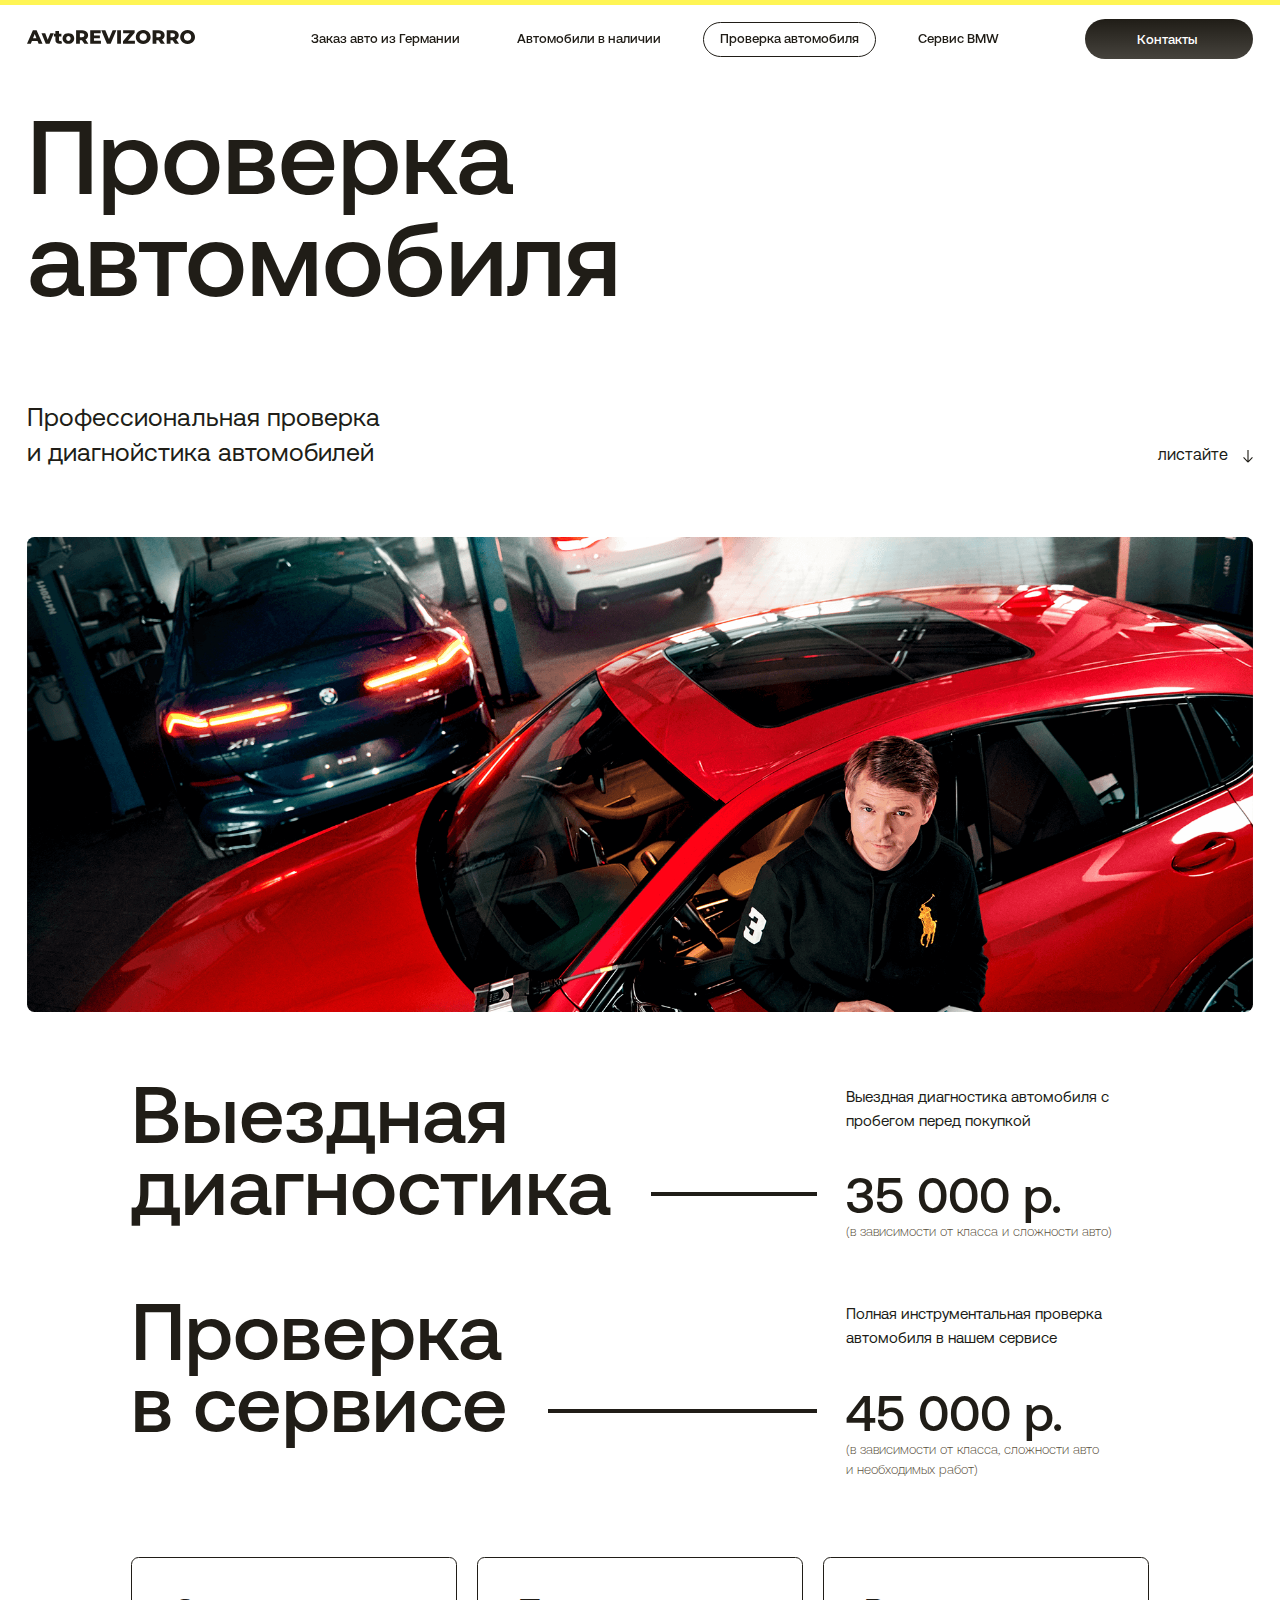
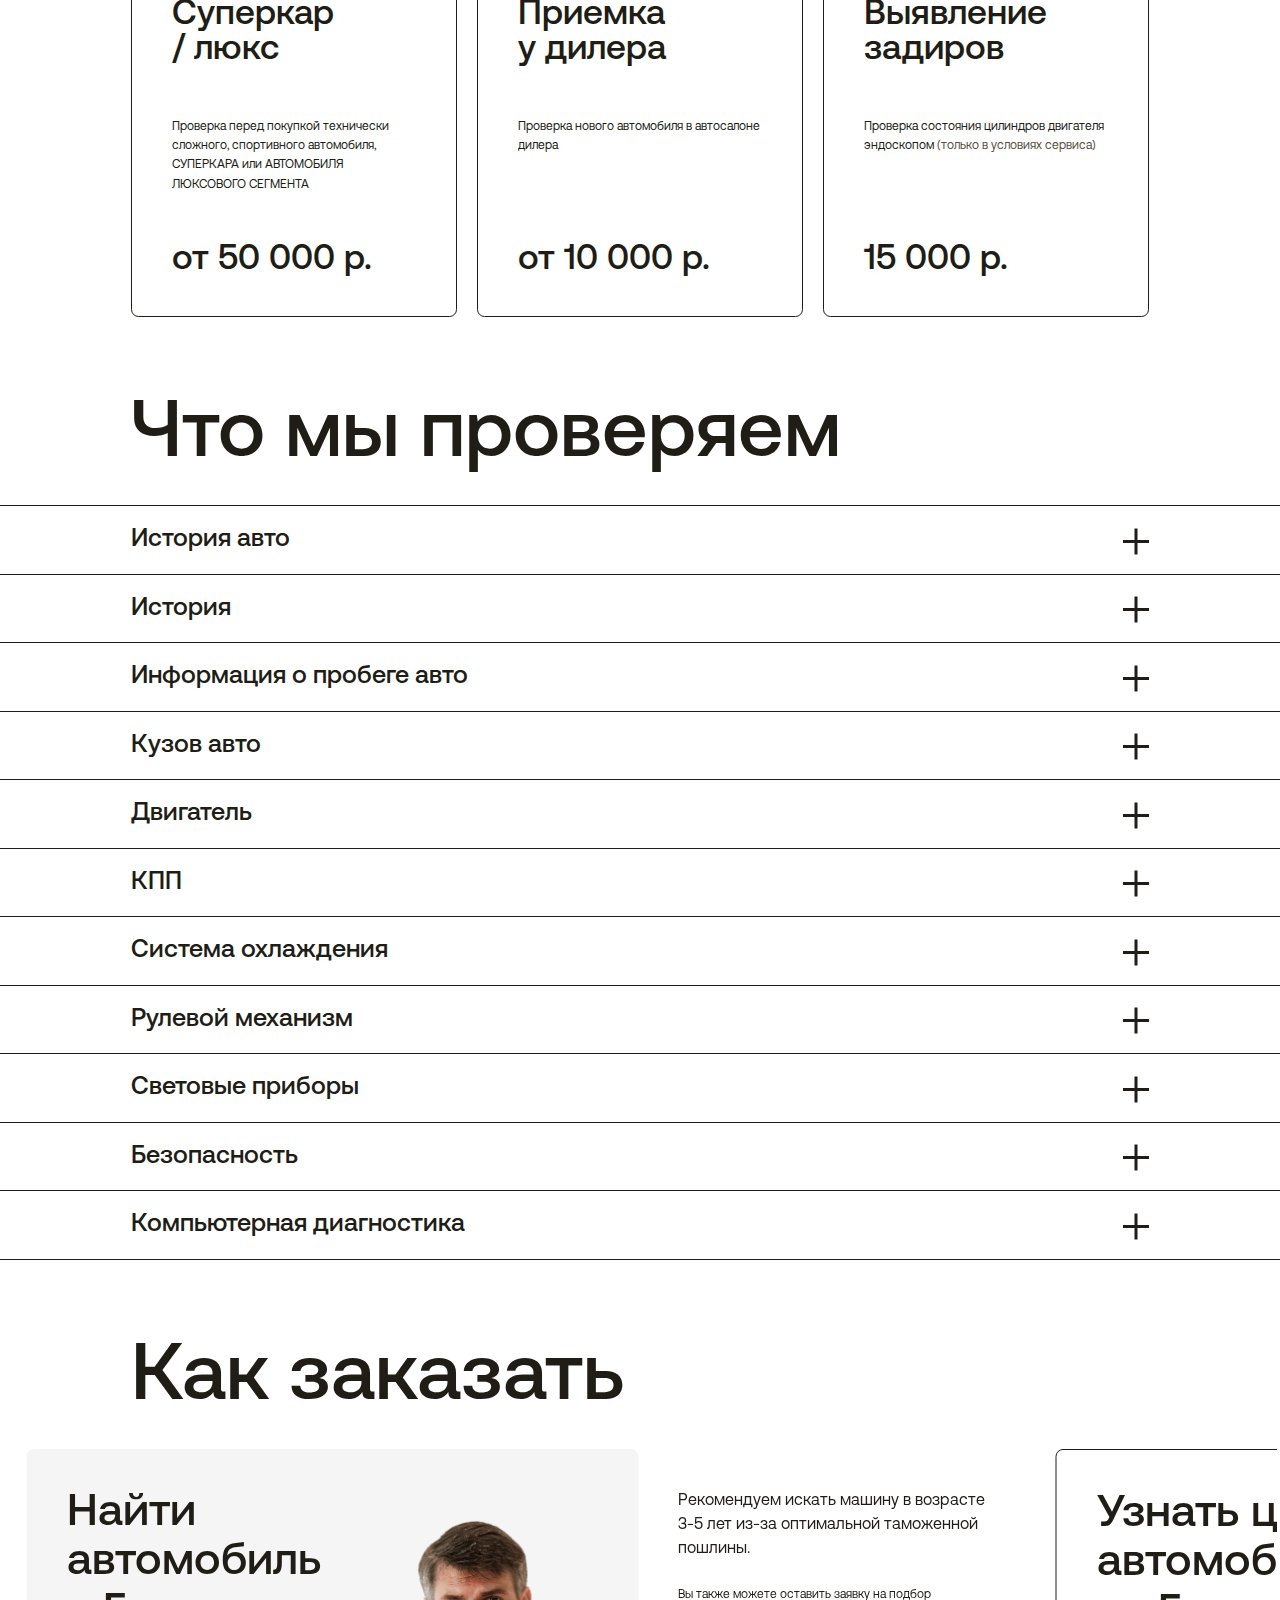
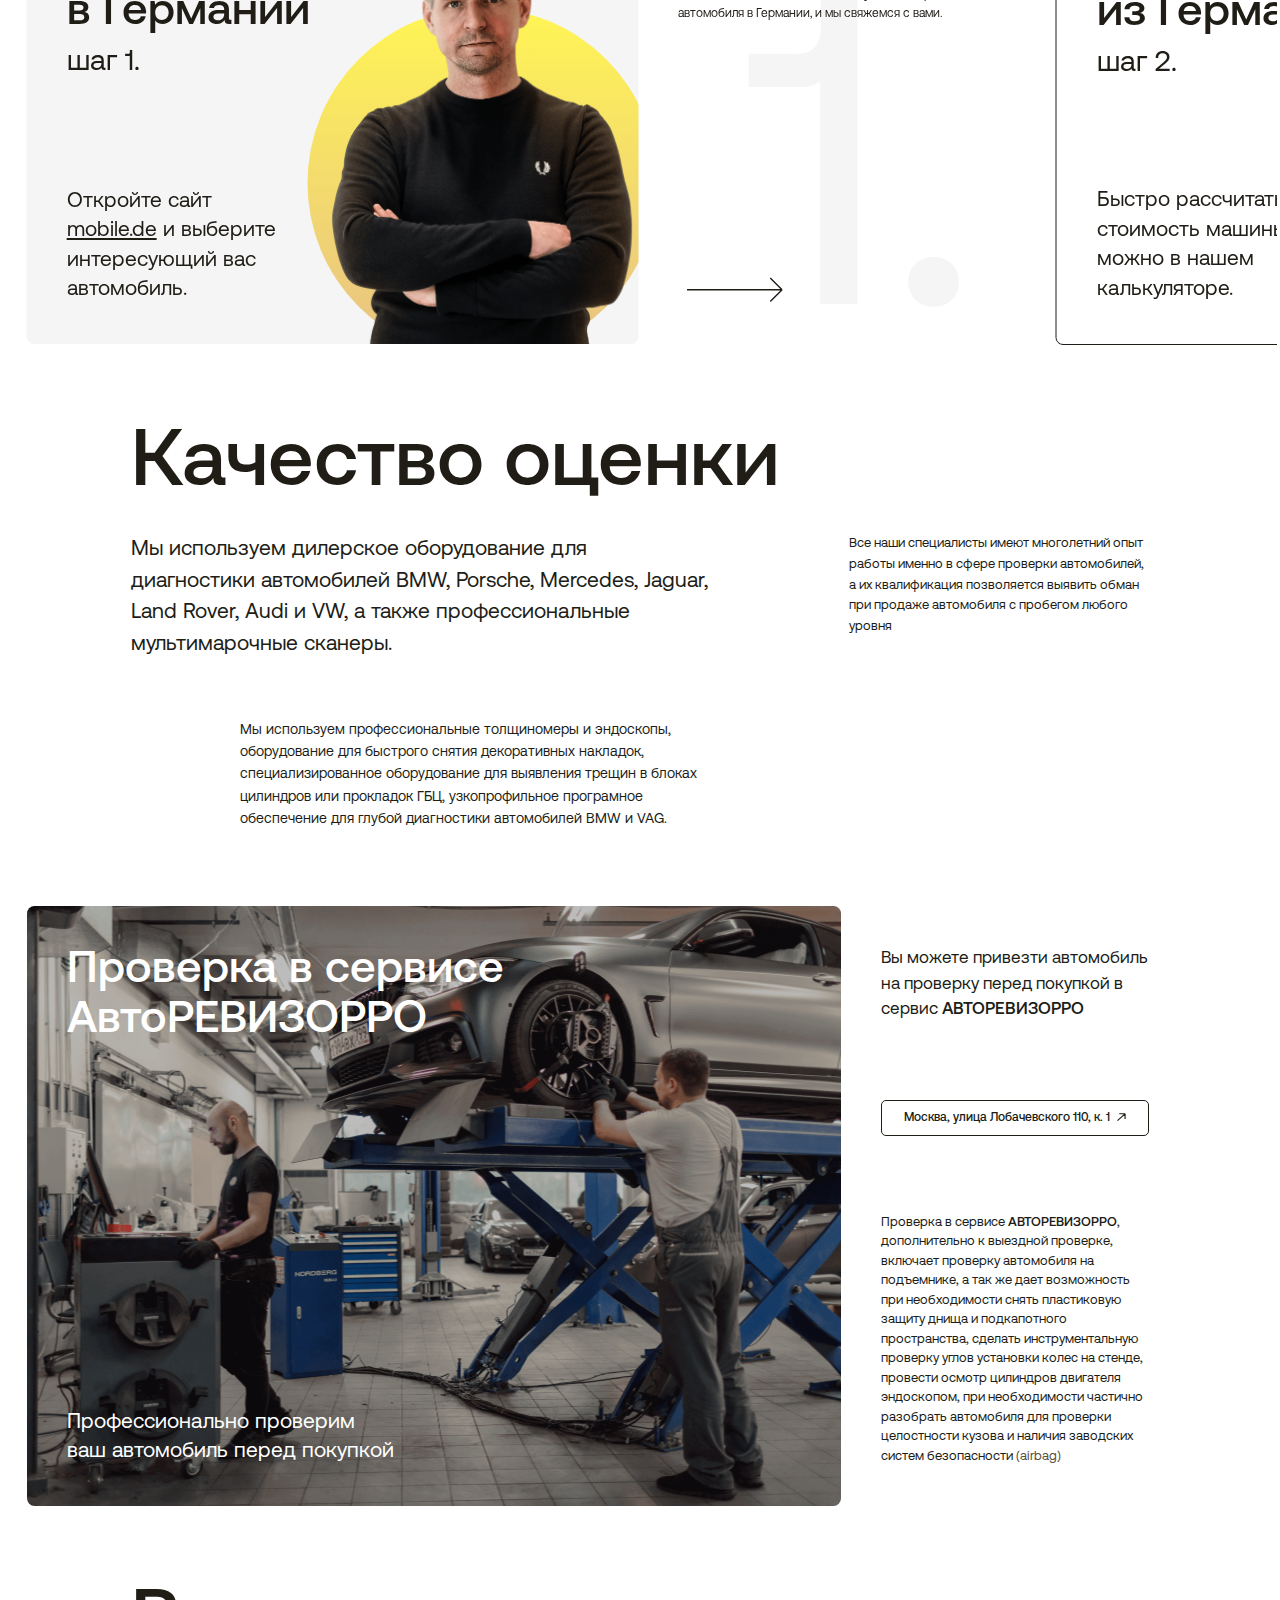
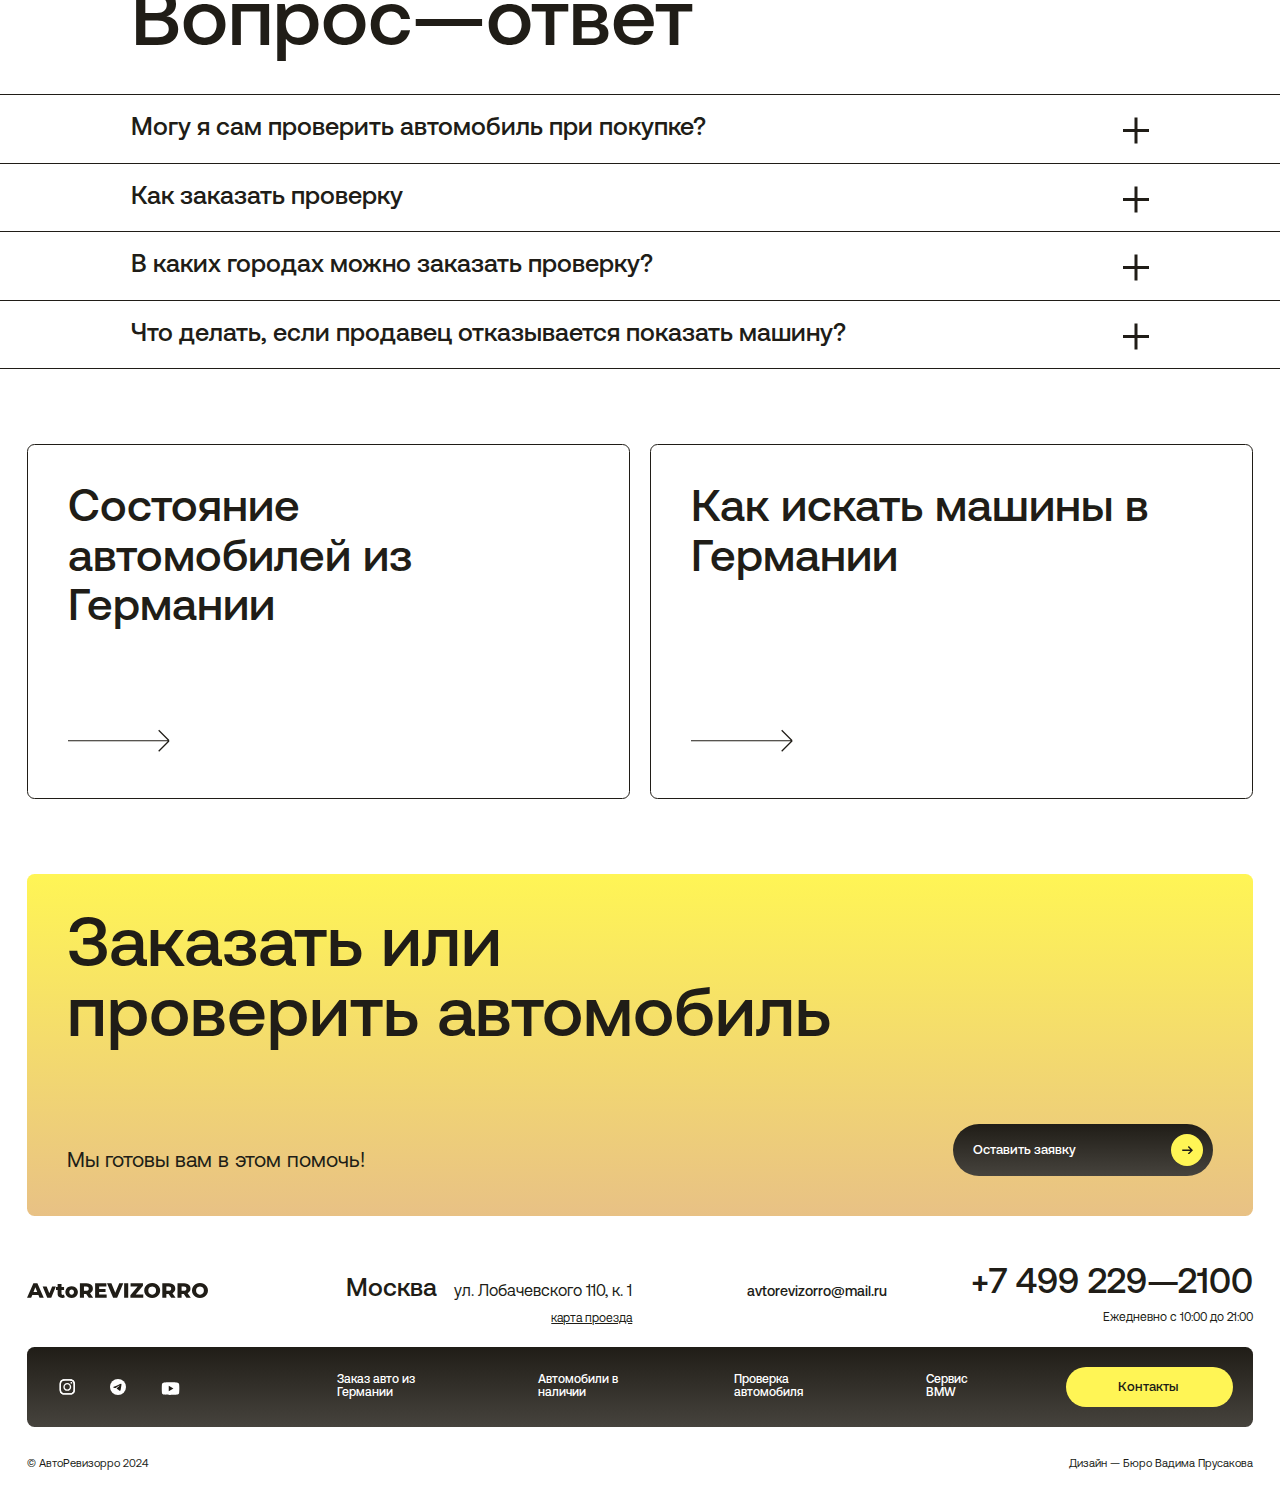
<file: check.html>
<!DOCTYPE html>
<html lang="ru">
<head>
	<meta charset="UTF-8">
	<meta name="viewport" content="width=device-width, initial-scale=1.0, shrink-to-fit=no, user-scalable=no">
	<meta content="telephone=no" name="format-detection" />
	<link rel="stylesheet" href="assets/css/style.css">
	<link rel="stylesheet" href="assets/css/swiper-bundle.min.css">
	<link rel="icon" href="favicon.ico">
	<title>AvtoREVIZORRO</title>
</head>
<body>
	<!--Sprite-->
	<svg style="display: none;">
		<symbol id="logo-icon" viewBox="0 0 362.982 30.0293">
			<g>
				<path id="Vector" d="M346.943 23.2832C348.404 23.2832 349.714 22.9375 350.904 22.2598C352.078 21.5664 353.012 20.6016 353.705 19.3672C354.398 18.1016 354.729 16.6562 354.729 15.0449C354.729 13.418 354.383 11.9883 353.705 10.7539C353.012 9.48828 352.078 8.50977 350.904 7.83203C349.729 7.13867 348.404 6.80664 346.943 6.80664C345.482 6.80664 344.172 7.1543 342.982 7.83203C341.807 8.52344 340.874 9.48828 340.181 10.7539C339.488 11.9883 339.157 13.418 339.157 15.0449C339.157 16.6719 339.503 18.1016 340.181 19.3672C340.874 20.6016 341.807 21.5664 342.982 22.2598C344.172 22.9375 345.497 23.2832 346.943 23.2832ZM346.943 30.0293C343.885 30.0293 341.145 29.3828 338.705 28.0879C336.28 26.793 334.383 25.0156 332.982 22.7266C331.611 20.4512 330.919 17.877 330.919 15.0156C330.919 12.1543 331.611 9.59375 332.982 7.30469C334.383 5.0293 336.295 3.23828 338.705 1.94336C341.145 0.648438 343.901 0 346.943 0C349.985 0 352.726 0.648438 355.151 1.94336C357.59 3.23828 359.503 5.01562 360.873 7.30469C362.274 9.57812 362.982 12.1543 362.982 15.0156C362.982 17.877 362.289 20.4375 360.873 22.7266C359.503 25 357.59 26.793 355.151 28.0879C352.726 29.3984 350 30.0293 346.943 30.0293ZM319.654 11.2793C319.654 9.93945 319.232 8.88477 318.373 8.14844C317.515 7.41016 316.265 7.0332 314.578 7.0332L310.045 7.0332L310.045 15.4824L314.578 15.4824C316.25 15.4824 317.515 15.1211 318.373 14.4121C319.232 13.6738 319.654 12.6348 319.654 11.2793ZM314.503 21.793L310.045 21.793L310.045 29.457L301.883 29.457L301.883 0.601562L315.075 0.601562C317.681 0.601562 319.955 1.03906 321.883 1.92773C323.81 2.78711 325.286 4.02148 326.34 5.63281C327.38 7.22852 327.907 9.11133 327.907 11.2793C327.907 13.373 327.41 15.1953 326.416 16.7617C325.452 18.2988 324.066 19.5039 322.259 20.3906L328.479 29.457L319.744 29.457L314.503 21.793ZM289.142 11.2793C289.142 9.93945 288.72 8.88477 287.861 8.14844C287.003 7.41016 285.753 7.0332 284.066 7.0332L279.533 7.0332L279.533 15.4824L284.066 15.4824C285.738 15.4824 287.003 15.1211 287.861 14.4121C288.72 13.6738 289.142 12.6348 289.142 11.2793ZM283.991 21.793L279.533 21.793L279.533 29.457L271.37 29.457L271.37 0.601562L284.563 0.601562C287.169 0.601562 289.443 1.03906 291.37 1.92773C293.298 2.78711 294.774 4.02148 295.828 5.63281C296.867 7.22852 297.395 9.11133 297.395 11.2793C297.395 13.373 296.898 15.1953 295.904 16.7617C294.94 18.2988 293.554 19.5039 291.747 20.3906L297.967 29.457L289.232 29.457L283.991 21.793ZM251.069 23.2832C252.53 23.2832 253.84 22.9375 255.03 22.2598C256.205 21.5664 257.139 20.6016 257.831 19.3672C258.524 18.1016 258.855 16.6562 258.855 15.0449C258.855 13.418 258.509 11.9883 257.831 10.7539C257.139 9.48828 256.205 8.50977 255.03 7.83203C253.855 7.13867 252.53 6.80664 251.069 6.80664C249.608 6.80664 248.298 7.1543 247.108 7.83203C245.934 8.52344 245 9.48828 244.307 10.7539C243.614 11.9883 243.283 13.418 243.283 15.0449C243.283 16.6719 243.63 18.1016 244.307 19.3672C245 20.6016 245.934 21.5664 247.108 22.2598C248.298 22.9375 249.608 23.2832 251.069 23.2832ZM251.069 30.0293C248.012 30.0293 245.271 29.3828 242.831 28.0879C240.407 26.793 238.509 25.0156 237.108 22.7266C235.738 20.4512 235.045 17.877 235.045 15.0156C235.045 12.1543 235.738 9.59375 237.108 7.30469C238.509 5.0293 240.422 3.23828 242.831 1.94336C245.271 0.648438 248.027 0 251.069 0C254.127 0 256.852 0.648438 259.277 1.94336C261.717 3.23828 263.63 5.01562 265 7.30469C266.401 9.57812 267.108 12.1543 267.108 15.0156C267.108 17.877 266.416 20.4375 265 22.7266C263.63 25 261.717 26.793 259.277 28.0879C256.852 29.3984 254.127 30.0293 251.069 30.0293ZM233.193 22.9824L233.193 29.457L207.349 29.457L207.349 24.3516L221.898 7.07812L207.726 7.07812L207.726 0.601562L232.575 0.601562L232.575 5.70703L218.027 22.9824L233.193 22.9824ZM194.819 0.601562L202.982 0.601562L202.982 29.457L194.819 29.457L194.819 0.601562ZM193.133 0.601562L180.768 29.457L172.726 29.457L160.407 0.601562L169.232 0.601562L177.063 19.3984L185.06 0.601562L193.133 0.601562ZM159.744 23.1484L159.744 29.457L136.581 29.457L136.581 0.601562L159.217 0.601562L159.217 6.91211L144.669 6.91211L144.669 11.7773L157.485 11.7773L157.485 17.877L144.669 17.877L144.669 23.1484L159.744 23.1484ZM123.825 11.2793C123.825 9.93945 123.404 8.88477 122.545 8.14844C121.687 7.41016 120.437 7.0332 118.75 7.0332L114.217 7.0332L114.217 15.4824L118.75 15.4824C120.422 15.4824 121.687 15.1211 122.545 14.4121C123.404 13.6738 123.825 12.6348 123.825 11.2793ZM118.675 21.793L114.217 21.793L114.217 29.457L106.054 29.457L106.054 0.601562L119.247 0.601562C121.852 0.601562 124.126 1.03906 126.054 1.92773C127.982 2.78711 129.458 4.02148 130.512 5.63281C131.551 7.22852 132.078 9.11133 132.078 11.2793C132.078 13.373 131.581 15.1953 130.587 16.7617C129.624 18.2988 128.238 19.5039 126.431 20.3906L132.651 29.457L123.916 29.457L118.675 21.793ZM89.4579 23.6152C90.8284 23.6152 91.9578 23.1484 92.8313 22.2129C93.7048 21.25 94.1566 19.9395 94.1566 18.2539C94.1566 16.5957 93.7198 15.3164 92.8313 14.3828C91.9578 13.4492 90.8284 12.9824 89.4579 12.9824C88.0874 12.9824 86.9579 13.4492 86.0844 14.3828C85.2108 15.3164 84.759 16.6113 84.759 18.2539C84.759 19.9238 85.1958 21.25 86.0844 22.2129C86.9579 23.1484 88.0723 23.6152 89.4579 23.6152ZM89.4579 29.834C87.0632 29.834 84.9097 29.3379 82.9819 28.3438C81.0542 27.3496 79.5482 25.9785 78.4487 24.2168C77.3795 22.4551 76.8374 20.4668 76.8374 18.2383C76.8374 16.0391 77.3645 14.0664 78.4487 12.3047C79.5482 10.543 81.0392 9.1875 82.9368 8.22266C84.8645 7.22852 87.0331 6.73242 89.4427 6.73242C91.8674 6.73242 94.0361 7.22852 95.9487 8.22266C97.8916 9.20117 99.3826 10.5566 100.452 12.3184C101.521 14.0508 102.063 16.0234 102.063 18.2539C102.063 20.4824 101.521 22.4707 100.452 24.2324C99.3826 25.9941 97.8765 27.3652 95.9639 28.3594C94.0361 29.3379 91.8674 29.834 89.4579 29.834ZM75.8735 28.5547C75.2108 28.9609 74.3976 29.2773 73.4489 29.5039C72.515 29.7285 71.506 29.834 70.4368 29.834C67.5302 29.834 65.2861 29.127 63.7198 27.6953C62.1536 26.2656 61.3705 24.1406 61.3705 21.3105L61.3705 13.7949L58.1174 13.7949L58.1174 7.95117L61.3705 7.95117L61.3705 2.13867L69.2018 2.13867L69.2018 7.95117L74.3073 7.95117L74.3073 13.8105L69.2018 13.8105L69.2018 21.2344C69.2018 22.0332 69.4126 22.666 69.8193 23.1328C70.256 23.5684 70.8434 23.7949 71.5511 23.7949C72.4548 23.7949 73.2531 23.5547 73.9458 23.0879L75.8735 28.5547ZM57.8163 7.12305L48.5844 29.457L40.5121 29.457L31.3253 7.12305L39.3674 7.12305L44.7289 20.7676L50.3765 7.12305L57.8163 7.12305ZM20.4066 17.832L16.7018 8.59961L12.9969 17.832L20.4066 17.832ZM22.8011 23.8555L10.6024 23.8555L8.32837 29.457L0 29.457L12.741 0.601562L20.7831 0.601562L33.5542 29.457L25.0602 29.457L22.8011 23.8555Z" fill-opacity="1.000000" fill-rule="nonzero"/>
			</g>
		</symbol>
		<symbol id="arrow-icon" viewBox="0 0 18.7572 14.7571">
			<g>
				<path id="Vector 4" d="M0 7.37854L17 7.37854M10.5778 13.8785L17 7.37854L10.5778 0.87854" stroke-opacity="1.000000" stroke-width="2.500000"/>
			</g>
		</symbol>
		<symbol id="plus-icon" viewBox="0 0 16 16">
			<g>
				<rect x="7" width="2" height="16"/>
				<rect x="16" y="7" width="2" height="16" transform="rotate(90 16 7)" />
			</g>
		</symbol>
		<symbol id="play-icon" viewBox="0 0 17 20">
			<g>
				<path d="M17 10L0.499999 19.5263L0.5 0.47372L17 10Z"/>
			</g>
		</symbol>
		<symbol id="arrow-long" viewBox="0 0 208 55">
			<g>
				<path d="M208 27.5H3M3 27.5L28.5 2M3 27.5L28.5 53" stroke-width="3"/>
			</g>
		</symbol>
		<symbol id="arrow-long_r" viewBox="0 0 104 55">
			<g>
				<path d="M208 27.5H3M3 27.5L28.5 2M3 27.5L28.5 53" stroke-width="3"/>
			</g>
		</symbol>
		<symbol id="arrow-long_xx" viewBox="0 0 498 55">
			<g>
				<path d="M0 27.5H495M495 27.5L469.5 2M495 27.5L469.5 53" stroke-width="3"/>
			</g>
		</symbol>
		<symbol id="tg-icon" viewBox="0 0 23 23">
			<g>
				<path fill-rule="evenodd" clip-rule="evenodd" d="M1.58113 9.90135C7.75513 6.65552 11.8721 4.51567 13.932 3.4818C19.8136 0.529891 21.0357 0.0171128 21.8323 0.000180535C22.0075 -0.00354352 22.3992 0.0488489 22.6529 0.297298C22.8672 0.507084 22.9262 0.790475 22.9544 0.989374C22.9826 1.18827 23.0177 1.64137 22.9898 1.99541C22.6711 6.03635 21.2919 15.8426 20.5903 20.3686C20.2935 22.2836 19.7089 22.9258 19.143 22.9886C17.9131 23.1252 16.9792 22.0078 15.788 21.0656C13.924 19.5912 12.8709 18.6734 11.0616 17.2347C8.97061 15.572 10.3261 14.6581 11.5178 13.1646C11.8296 12.7738 17.2485 6.82622 17.3534 6.28669C17.3665 6.21921 17.3787 5.96768 17.2549 5.83487C17.131 5.70205 16.9483 5.74747 16.8164 5.78359C16.6294 5.83479 13.6517 8.20974 7.88309 12.9084C7.03787 13.6088 6.27229 13.95 5.58635 13.9321C4.83017 13.9124 3.37557 13.4162 2.29422 12.9921C0.967909 12.4718 -0.0862189 12.1968 0.00557197 11.3133C0.0533823 10.8531 0.578568 10.3824 1.58113 9.90135Z"/>
			</g>
		</symbol>
		<symbol id="inst-icon" viewBox="0 0 25 25">
			<g>
				<path d="M24.8568 7.41817C24.7992 6.14125 24.5929 5.26756 24.3003 4.50429C23.9932 3.71702 23.5854 3.04495 22.9186 2.38249C22.2517 1.72002 21.5849 1.30238 20.7981 0.999954C20.0352 0.702326 19.1621 0.500706 17.8859 0.443101C16.605 0.385495 16.1972 0.371094 12.9444 0.371094C9.68686 0.371094 9.27906 0.385495 8.00291 0.443101C6.72675 0.500706 5.85359 0.707126 5.09078 0.999954C4.29917 1.30718 3.62751 1.71522 2.96545 2.38249C2.30338 3.04975 1.88599 3.71702 1.58374 4.50429C1.29109 5.26756 1.0848 6.14125 1.02722 7.41817C0.969654 8.69989 0.955261 9.10793 0.955261 12.3626C0.955261 15.6222 0.969654 16.0302 1.02722 17.3071C1.0848 18.584 1.29109 19.4577 1.58374 20.221C1.89079 21.0083 2.29858 21.6803 2.96545 22.3428C3.62751 23.0101 4.29917 23.4229 5.08598 23.7253C5.84879 24.023 6.72195 24.2246 7.99811 24.2822C9.27906 24.3398 9.68686 24.3542 12.9396 24.3542C16.1972 24.3542 16.605 24.3398 17.8811 24.2822C19.1573 24.2246 20.0304 24.0182 20.7933 23.7253C21.5801 23.4181 22.2517 23.0101 22.9138 22.3428C23.5758 21.6755 23.9932 21.0083 24.2955 20.221C24.5929 19.4577 24.7944 18.584 24.852 17.3071C24.9096 16.0254 24.924 15.6174 24.924 12.3626C24.924 9.10793 24.9144 8.69509 24.8568 7.41817ZM22.7027 17.2111C22.6499 18.3824 22.4532 19.0209 22.2901 19.4385C22.0742 19.9954 21.8103 20.3986 21.3882 20.8211C20.966 21.2435 20.5678 21.4979 20.0065 21.7235C19.5843 21.8868 18.9462 22.0836 17.7804 22.1364C16.5186 22.194 16.1396 22.2084 12.9348 22.2084C9.73003 22.2084 9.35103 22.194 8.08926 22.1364C6.91865 22.0836 6.28057 21.8868 5.86318 21.7235C5.30667 21.5075 4.90367 21.2435 4.48148 20.8211C4.0593 20.3986 3.80502 20.0002 3.57954 19.4385C3.41642 19.0161 3.21972 18.3776 3.16695 17.2111C3.10937 15.9486 3.09498 15.5694 3.09498 12.3626C3.09498 9.15594 3.10937 8.7767 3.16695 7.51418C3.21972 6.34287 3.41642 5.70441 3.57954 5.28677C3.79543 4.72991 4.0593 4.32667 4.48148 3.90423C4.90367 3.48179 5.30187 3.22737 5.86318 3.00175C6.28537 2.83853 6.92345 2.64171 8.08926 2.58891C9.35103 2.5313 9.73003 2.5169 12.9348 2.5169C16.1396 2.5169 16.5186 2.5313 17.7804 2.58891C18.951 2.64171 19.5891 2.83853 20.0065 3.00175C20.563 3.21777 20.966 3.48179 21.3882 3.90423C21.8103 4.32667 22.0646 4.72511 22.2901 5.28677C22.4532 5.70921 22.6499 6.34767 22.7027 7.51418C22.7603 8.7767 22.7747 9.15594 22.7747 12.3626C22.7747 15.5694 22.7555 15.9486 22.7027 17.2111Z"/>
				<path d="M12.9349 6.19922C9.52861 6.19922 6.7748 8.95948 6.7748 12.363C6.7748 15.7713 9.5334 18.5268 12.9349 18.5268C16.3364 18.5268 19.095 15.7617 19.095 12.363C19.095 8.95468 16.3412 6.19922 12.9349 6.19922ZM12.9349 16.3618C10.728 16.3618 8.9385 14.5712 8.9385 12.363C8.9385 10.1548 10.728 8.36423 12.9349 8.36423C15.1418 8.36423 16.9313 10.1548 16.9313 12.363C16.9313 14.5712 15.1418 16.3618 12.9349 16.3618Z"/>
				<path d="M19.3348 7.39883C20.1297 7.39883 20.7741 6.75406 20.7741 5.95869C20.7741 5.16333 20.1297 4.51855 19.3348 4.51855C18.5399 4.51855 17.8956 5.16333 17.8956 5.95869C17.8956 6.75406 18.5399 7.39883 19.3348 7.39883Z"/>
				<path d="M0.940857 12.3626C0.940857 15.6222 0.95525 16.0302 1.01282 17.3071C1.07039 18.584 1.27669 19.4577 1.56934 20.221C1.87638 21.0083 2.28418 21.6803 2.95104 22.3428C3.61311 23.0053 4.28477 23.4229 5.07157 23.7253C5.83439 24.023 6.70755 24.2246 7.9837 24.2822C9.26466 24.3398 9.67245 24.3542 12.9252 24.3542C16.1828 24.3542 16.5906 24.3398 17.8667 24.2822C19.1429 24.2246 20.016 24.0182 20.7788 23.7253C21.5657 23.4181 22.2373 23.0101 22.8994 22.3428C23.5614 21.6803 23.9788 21.0083 24.2811 20.221C24.5785 19.4577 24.78 18.584 24.8376 17.3071C24.8952 16.0254 24.9096 15.6174 24.9096 12.3626C24.9096 9.10313 24.8952 8.69509 24.8376 7.41817C24.78 6.14125 24.5737 5.26756 24.2811 4.50429C23.974 3.71702 23.5662 3.04495 22.8994 2.38249C22.2421 1.71522 21.5704 1.30238 20.7836 0.999954C20.0208 0.702326 19.1477 0.500706 17.8715 0.443101C16.5906 0.385495 16.1828 0.371094 12.93 0.371094C9.67245 0.371094 9.26466 0.385495 7.9885 0.443101C6.71235 0.500706 5.83919 0.707126 5.07637 0.999954C4.28957 1.30718 3.61791 1.71522 2.95584 2.38249C2.29377 3.04975 1.87638 3.71702 1.57414 4.50429C1.27669 5.26756 1.07039 6.14125 1.01282 7.41817C0.95525 8.69509 0.940857 9.10313 0.940857 12.3626ZM3.10457 12.3626C3.10457 9.16074 3.11896 8.7767 3.17653 7.51418C3.2293 6.34287 3.426 5.70441 3.58912 5.28677C3.80501 4.72991 4.06888 4.32667 4.49107 3.90423C4.91325 3.48179 5.31145 3.22737 5.87277 3.00175C6.29496 2.83853 6.93303 2.64171 8.09885 2.58891C9.36061 2.5313 9.73962 2.5169 12.9444 2.5169C16.1492 2.5169 16.5282 2.5313 17.79 2.58891C18.9606 2.64171 19.5986 2.83853 20.016 3.00175C20.5726 3.21777 20.9755 3.48179 21.3977 3.90423C21.8199 4.32667 22.0742 4.72511 22.2997 5.28677C22.4628 5.70921 22.6595 6.34767 22.7123 7.51418C22.7698 8.7767 22.7842 9.15594 22.7842 12.3626C22.7842 15.5694 22.7698 15.9486 22.7123 17.2111C22.6595 18.3824 22.4628 19.0209 22.2997 19.4385C22.0838 19.9954 21.8199 20.3986 21.3977 20.8211C20.9755 21.2435 20.5774 21.4979 20.016 21.7235C19.5938 21.8868 18.9558 22.0836 17.79 22.1364C16.5282 22.194 16.1492 22.2084 12.9444 22.2084C9.73962 22.2084 9.36061 22.194 8.09885 22.1364C6.92824 22.0836 6.29016 21.8868 5.87277 21.7235C5.31625 21.5075 4.91325 21.2435 4.49107 20.8211C4.06888 20.3986 3.81461 20.0002 3.58912 19.4385C3.426 19.0161 3.2293 18.3776 3.17653 17.2111C3.11416 15.9486 3.10457 15.5646 3.10457 12.3626Z"/>
			</g>
		</symbol>
		<symbol id="telegram-icon" viewBox="0 0 25 25">
			<g>

				<path fill-rule="evenodd" clip-rule="evenodd" d="M5.81522 12.2359C9.311 10.7128 11.6421 9.70875 12.8084 9.22362C16.1386 7.83849 16.8306 7.59787 17.2816 7.58993C17.3808 7.58818 17.6026 7.61277 17.7463 7.72935C17.8676 7.82778 17.901 7.96076 17.917 8.05409C17.9329 8.14742 17.9528 8.36003 17.937 8.52616C17.7565 10.4223 16.9757 15.0237 16.5784 17.1475C16.4103 18.0461 16.0793 18.3474 15.7589 18.3769C15.0625 18.441 14.5337 17.9167 13.8593 17.4745C12.8039 16.7827 12.2076 16.352 11.1832 15.6769C9.99922 14.8967 10.7667 14.4679 11.4414 13.7671C11.618 13.5837 14.6863 10.7929 14.7456 10.5398C14.7531 10.5081 14.76 10.3901 14.6898 10.3278C14.6197 10.2654 14.5162 10.2868 14.4416 10.3037C14.3357 10.3277 12.6497 11.4421 9.38345 13.6469C8.90488 13.9755 8.4714 14.1357 8.08302 14.1273C7.65486 14.118 6.83125 13.8852 6.21898 13.6862C5.46801 13.442 4.87115 13.313 4.92312 12.8984C4.95019 12.6825 5.24756 12.4616 5.81522 12.2359Z"/>
			</g>
		</symbol>
		<symbol id="yt-icon" viewBox="0 0 30 30">
				<g clip-path="url(#clip0_1297_9343)">
					<path d="M28.7265 8.26367C28.398 7.04377 27.4362 6.08193 26.2163 5.7535C23.9876 5.14355 15.073 5.14355 15.073 5.14355C15.073 5.14355 6.15843 5.14355 3.92978 5.73004C2.73335 6.05847 1.74805 7.04377 1.41962 8.26367C0.83313 10.4923 0.83313 15.1138 0.83313 15.1138C0.83313 15.1138 0.83313 19.7588 1.41962 21.964C1.74805 23.1839 2.70989 24.1457 3.92978 24.4742C6.18189 25.0841 15.073 25.0841 15.073 25.0841C15.073 25.0841 23.9876 25.0841 26.2163 24.4976C27.4362 24.1692 28.398 23.2074 28.7265 21.9875C29.3129 19.7588 29.3129 15.1373 29.3129 15.1373C29.3129 15.1373 29.3364 10.4923 28.7265 8.26367Z"/>
					<path d="M12.2344 19.383L19.6476 15.1134L12.2344 10.8438V19.383Z"/>
				</g>
		</symbol>
	</svg>
	<!--/sprite-->

	<div class="wrapper">
		<header class="header">
			<div class="container">
				<div class="header__inner">
					<a href="/" class="header__logo">
						<svg>
							<use xlink:href="#logo-icon"></use>
						</svg>
					</a>
					<div class="header__menu">
						<div class="header__menu-inner">
							<div class="header__close">
								<img src="assets/images/close.svg" alt="">
								<span>Закрыть</span>
							</div>
							<nav class="header__nav">
								<a href="order.html" class="header__link">
									<span>Заказ авто из Германии</span>
								</a>
								<a href="cars.html" class="header__link">
									<span>Автомобили в наличии </span>
								</a>
								<a href="check.html" class="header__link active">
									<span>Проверка автомобиля </span>
								</a>
								<a href="service.html" class="header__link">
									<span>Сервис BMW</span>
								</a>
								<div class="header__buttons">
									<a href="contact.html" class="header__btn">
										<span>Контакты</span>
										<span>
											<svg>
												<use xlink:href="#arrow-icon"></use>
											</svg>
										</span>
									</a>
								</div>
							</nav>
						</div>
					</div>
					<div class="header__burger">
						<img src="assets/images/burger.svg" alt="">
						<span>Меню</span>
					</div>
				</div>
			</div>
		</header>
		<main class="main">
			<section class="page-intro section">
				<div class="container">
					<h1 class="title-main">Проверка<br> автомобиля</h1>
					<div class="page-intro__row">
						<div class="page-intro__description">Профессиональная проверка<br> и диагнойстика автомобилей</div>
						<div class="scroll-link">
							<span>листайте</span>
							<img src="assets/images//arrow-down.svg" alt="">
						</div>
					</div>
					<div class="page-intro__photo">
						<div class="page-intro__photo-wrapper">
							<img src="assets/images/check-intro.png" srcset="assets/images/check-intro_mobile.png 1200w, assets/images/check-intro.png 1920w, assets/images/check-intro_x.png 2560w," alt="img">
						</div>
					</div>
				</div>
			</section><!--/page-intro-->
			<section class="offer section">
				<div class="container container_min">
					<div class="offer__block">
						<h2 class="title">Выездная<br> диагностика</h2>
						<div class="offer__line"></div>
						<div class="offer__info">
							<div class="offer__description">Выездная диагностика автомобиля с пробегом перед покупкой</div>
							<div class="offer__price">35 000 р.</div>
							<div class="offer__subtext">(в зависимости от класса и сложности авто)</div>
						</div>
					</div>
					<div class="offer__block">
						<h2 class="title">Проверка<br> в сервисе</h2>
						<div class="offer__line"></div>
						<div class="offer__info">
							<div class="offer__description">Полная инструментальная проверка автомобиля в нашем сервисе</div>
							<div class="offer__price">45 000 р.</div>
							<div class="offer__subtext">(в зависимости от класса, сложности авто<br> и необходимых работ)</div>
						</div>
					</div>

				</div>
			</section><!--/offer-->
			<section class="service section">
				<div class="container container_min">
					<div class="service__inner">
						<div class="service__box">
							<div class="service__info">
								<h4 class="service__title">Суперкар<br> / люкс</h4>
								<div class="service__text">
									<p>Проверка перед покупкой технически сложного, спортивного автомобиля, СУПЕРКАРА или АВТОМОБИЛЯ ЛЮКСОВОГО СЕГМЕНТА</p>
								</div>
							</div>
							<div class="service__price">от 50 000 р.</div>
						</div><!--/service__box-->
						<div class="service__box">
							<div class="service__info">
								<h4 class="service__title">Приемка<br> у дилера</h4>
								<div class="service__text">
									<p>Проверка нового автомобиля в автосалоне дилера</p>
								</div>
							</div>
							<div class="service__price">от 10 000 р.</div>
						</div><!--/service__box-->
						<div class="service__box">
							<div class="service__info">
								<h4 class="service__title">Выявление<br> задиров</h4>
								<div class="service__text">
									<p>Проверка состояния цилиндров двигателя эндоскопом <span>(только в условиях сервиса)</span></p>
								</div>
							</div>
							<div class="service__price">15 000 р.</div>
						</div><!--/service__box-->
					</div>
				</div>
			</section><!--/service-->
			<section class="faq faq_qa section">
				<div class="container container_min">
					<h2 class="title mb-50">Что мы проверяем</h2>
				</div>
				<div class="faq__item">
					<div class="container container_min">
						<div class="faq__question">
							<span>История авто</span>
							<div class="faq__icon"></div>
						</div>
						<div class="faq__answer">
							<div class="faq__info">
								<div class="faq__text">
									<p>Проверка и анализ истории обслуживания автомобиля на основании записей в сервисной книге. Проверка сервисной книги на подлинность. Производится путем просмотра сервисной книги (бумажной или электронной, при наличии) / сервисных заказ-нарядов (при наличии). Фотоотчет + Отметка в заключении по проверке авто.</p>
								</div>
							</div>
						</div>
					</div>
				</div><!--/faq__item-->
				<div class="faq__item">
					<div class="container container_min">
						<div class="faq__question">
							<span>История</span>
							<div class="faq__icon"></div>
						</div>
						<div class="faq__answer">
							<div class="faq__info">
								<div class="faq__text">
									<p>Проверка и анализ истории обслуживания автомобиля на основании записей в сервисной книге. Проверка сервисной книги на подлинность. Производится путем просмотра сервисной книги (бумажной или электронной, при наличии) / сервисных заказ-нарядов (при наличии). Фотоотчет + Отметка в заключении по проверке авто.</p>
								</div>
							</div>
						</div>
					</div>
				</div><!--/faq__item-->
				<div class="faq__item">
					<div class="container container_min">
						<div class="faq__question">
							<span>Информация о пробеге авто</span>
							<div class="faq__icon"></div>
						</div>
						<div class="faq__answer">
							<div class="faq__info">
								<div class="faq__text">
									<p>Проверка и анализ истории обслуживания автомобиля на основании записей в сервисной книге. Проверка сервисной книги на подлинность. Производится путем просмотра сервисной книги (бумажной или электронной, при наличии) / сервисных заказ-нарядов (при наличии). Фотоотчет + Отметка в заключении по проверке авто.</p>
								</div>
							</div>
						</div>
					</div>
				</div><!--/faq__item-->
				<div class="faq__item">
					<div class="container container_min">
						<div class="faq__question">
							<span>Кузов авто</span>
							<div class="faq__icon"></div>
						</div>
						<div class="faq__answer">
							<div class="faq__info">
								<div class="faq__text">
									<p>Проверка и анализ истории обслуживания автомобиля на основании записей в сервисной книге. Проверка сервисной книги на подлинность. Производится путем просмотра сервисной книги (бумажной или электронной, при наличии) / сервисных заказ-нарядов (при наличии). Фотоотчет + Отметка в заключении по проверке авто.</p>
								</div>
							</div>
						</div>
					</div>
				</div><!--/faq__item-->
				<div class="faq__item">
					<div class="container container_min">
						<div class="faq__question">
							<span>Двигатель</span>
							<div class="faq__icon"></div>
						</div>
						<div class="faq__answer">
							<div class="faq__info">
								<div class="faq__text">
									<p>Проверка и анализ истории обслуживания автомобиля на основании записей в сервисной книге. Проверка сервисной книги на подлинность. Производится путем просмотра сервисной книги (бумажной или электронной, при наличии) / сервисных заказ-нарядов (при наличии). Фотоотчет + Отметка в заключении по проверке авто.</p>
								</div>
							</div>
						</div>
					</div>
				</div><!--/faq__item-->
				<div class="faq__item">
					<div class="container container_min">
						<div class="faq__question">
							<span>КПП</span>
							<div class="faq__icon"></div>
						</div>
						<div class="faq__answer">
							<div class="faq__info">
								<div class="faq__text">
									<p>Проверка и анализ истории обслуживания автомобиля на основании записей в сервисной книге. Проверка сервисной книги на подлинность. Производится путем просмотра сервисной книги (бумажной или электронной, при наличии) / сервисных заказ-нарядов (при наличии). Фотоотчет + Отметка в заключении по проверке авто.</p>
								</div>
							</div>
						</div>
					</div>
				</div><!--/faq__item-->
				<div class="faq__item">
					<div class="container container_min">
						<div class="faq__question">
							<span>Система охлаждения</span>
							<div class="faq__icon"></div>
						</div>
						<div class="faq__answer">
							<div class="faq__info">
								<div class="faq__text">
									<p>Проверка и анализ истории обслуживания автомобиля на основании записей в сервисной книге. Проверка сервисной книги на подлинность. Производится путем просмотра сервисной книги (бумажной или электронной, при наличии) / сервисных заказ-нарядов (при наличии). Фотоотчет + Отметка в заключении по проверке авто.</p>
								</div>
							</div>
						</div>
					</div>
				</div><!--/faq__item-->
				<div class="faq__item">
					<div class="container container_min">
						<div class="faq__question">
							<span>Рулевой механизм</span>
							<div class="faq__icon"></div>
						</div>
						<div class="faq__answer">
							<div class="faq__info">
								<div class="faq__text">
									<p>Проверка и анализ истории обслуживания автомобиля на основании записей в сервисной книге. Проверка сервисной книги на подлинность. Производится путем просмотра сервисной книги (бумажной или электронной, при наличии) / сервисных заказ-нарядов (при наличии). Фотоотчет + Отметка в заключении по проверке авто.</p>
								</div>
							</div>
						</div>
					</div>
				</div><!--/faq__item-->
				<div class="faq__item">
					<div class="container container_min">
						<div class="faq__question">
							<span>Световые приборы</span>
							<div class="faq__icon"></div>
						</div>
						<div class="faq__answer">
							<div class="faq__info">
								<div class="faq__text">
									<p>Проверка и анализ истории обслуживания автомобиля на основании записей в сервисной книге. Проверка сервисной книги на подлинность. Производится путем просмотра сервисной книги (бумажной или электронной, при наличии) / сервисных заказ-нарядов (при наличии). Фотоотчет + Отметка в заключении по проверке авто.</p>
								</div>
							</div>
						</div>
					</div>
				</div><!--/faq__item-->
				<div class="faq__item">
					<div class="container container_min">
						<div class="faq__question">
							<span>Безопасность</span>
							<div class="faq__icon"></div>
						</div>
						<div class="faq__answer">
							<div class="faq__info">
								<div class="faq__text">
									<p>Проверка и анализ истории обслуживания автомобиля на основании записей в сервисной книге. Проверка сервисной книги на подлинность. Производится путем просмотра сервисной книги (бумажной или электронной, при наличии) / сервисных заказ-нарядов (при наличии). Фотоотчет + Отметка в заключении по проверке авто.</p>
								</div>
							</div>
						</div>
					</div>
				</div><!--/faq__item-->
				<div class="faq__item">
					<div class="container container_min">
						<div class="faq__question">
							<span>Компьютерная диагностика</span>
							<div class="faq__icon"></div>
						</div>
						<div class="faq__answer">
							<div class="faq__info">
								<div class="faq__text">
									<p>Проверка и анализ истории обслуживания автомобиля на основании записей в сервисной книге. Проверка сервисной книги на подлинность. Производится путем просмотра сервисной книги (бумажной или электронной, при наличии) / сервисных заказ-нарядов (при наличии). Фотоотчет + Отметка в заключении по проверке авто.</p>
								</div>
							</div>
						</div>
					</div>
				</div><!--/faq__item-->
			</section><!--/faq-->
			<section class="steps section">
				<div class="container container_min">
					<h2 class="title">Как заказать</h2>
				</div>
				<div class="container">
					<div class="steps__slider swiper">
						<div class="swiper-wrapper">
							<div class="steps__slide swiper-slide">
								<div class="steps__item">
									<div class="steps__visual">
										<div class="steps__info">
											<h3 class="title-medium">Найти автомобиль<br> в Германии</h3>
											<div class="steps__subtitle">шаг 1.</div>
											<div class="steps__description">
												<p>Откройте сайт <a href="https://www.mobile.de" target="blank">mobile.de</a> и выберите интересующий вас автомобиль.</p>
											</div>
										</div>
										<div class="steps__photo">
											<img src="assets/images/steps_1.png" srcset="assets/images/steps_1.png 1920w, assets/images/steps_1_x.png 2560w" alt="">
										</div>
									</div>
									<div class="steps__about">
										<div class="steps__text">
											<p>Рекомендуем искать машину в возрасте 3-5 лет из-за оптимальной таможенной пошлины.</p>
											<p>Вы также можете оставить заявку на подбор автомобиля в Германии, и мы свяжемся с вами.</p>
										</div>
										<div class="steps__number steps__number_right">1.</div>
									</div>
								</div>
							</div><!--/steps__slide-->
							<div class="steps__slide swiper-slide">
								<div class="steps__item">
									<div class="steps__visual">
										<div class="steps__info">
											<h3 class="title-medium">Узнать цену автомобиля<br> из Германии</h3>
											<div class="steps__subtitle">шаг 2.</div>
											<div class="steps__description">
												<p>Быстро рассчитать стоимость машины можно в нашем калькуляторе.</p>
											</div>
										</div>
										<div class="steps__photo">
											<img src="assets/images/steps_2.png" srcset="assets/images/steps_2.png 1920w, assets/images/steps_2_x.png 2560w" alt="">
										</div>
									</div>
									<div class="steps__about">
										<div class="steps__text">
											<p>Вставьте адрес ссылки понравившегося объявления в наш <a href="https://t.me/AvtoCalculator_bot" target="blank">АвтоКалькулятор</a>.
												<img src="assets/images/arrow-top.svg" alt="">
											</p>
											<p>Бот укажет окончательную стоимость автомобиля из Германии под ключ.</p>
										</div>
										<div class="steps__number">2.</div>
									</div>
								</div>
							</div><!--/steps__slide-->
							<div class="steps__slide swiper-slide">
								<div class="steps__item">
									<div class="steps__visual">
										<div class="steps__info">
											<h3 class="title-medium">Оставить<br> заявку на заказ автомобиля</h3>
											<div class="steps__subtitle">шаг 3.</div>
											<div class="steps__description">
												<p>После нахождения интересующего вас автомобиля оставьте заявку на покупку.</p>
											</div>
										</div>
										<div class="steps__photo">
											<img src="assets/images/steps_3.png" srcset="assets/images/steps_3.png 1920w, assets/images/steps_3_x.png 2560w" alt="">
										</div>
									</div>
									<div class="steps__about">
										<div class="steps__text">
											<p>Сделать это можно с помощью формы обратной связи или в самом АвтоКалькуляторе.</p>
											<p>Наш менеджер свяжется с вами для обсуждения всех деталей заказа.</p>
										</div>
										<div class="steps__number">3.</div>
									</div>
								</div>
							</div><!--/steps__slide-->
							<div class="steps__slide swiper-slide">
								<div class="steps__item">
									<div class="steps__visual">
										<div class="steps__info">
											<h3 class="title-medium">Заключить договор и внести предоплату</h3>
											<div class="steps__subtitle">шаг 4.</div>
											<div class="steps__description">
												<p>Мы пригласим вас в офис для подписания договора и внесения предоплаты.</p>
											</div>
										</div>
										<div class="steps__photo">
											<img src="assets/images/steps_4.png" srcset="assets/images/steps_4.png 1920w, assets/images/steps_4_x.png 2560w" alt="">
										</div>
									</div>
									<div class="steps__about">
										<div class="steps__text">
											<p>Предоплата за редкие или уникальные машины может достигать 100%.</p>
											<p>При невозможности выполнить заказ мы полностью вернем сумму.</p>
										</div>
										<div class="steps__number">4.</div>
									</div>
								</div>
							</div><!--/steps__slide-->
							<div class="steps__slide swiper-slide">
								<div class="steps__item">
									<div class="steps__visual">
										<div class="steps__info">
											<h3 class="title-medium">Проверка и утверждение авто</h3>
											<div class="steps__subtitle">шаг 5.</div>
											<div class="steps__description">
												<p>После заключения сделки наши специалисты приступят к поиску автомобиля.</p>
											</div>
										</div>
										<div class="steps__photo">
											<img src="assets/images/steps_5.png" srcset="assets/images/steps_5.png 1920w, assets/images/steps_5_x.png 2560w" alt="">
										</div>
									</div>
									<div class="steps__about">
										<div class="steps__text">
											<p>Мы выясним всю информацию о состоянии автомобиля и передадим ее вам.</p>
											<p>Поиск хорошего автомобиля в нужной комплектации может занять некоторое время.</p>
										</div>
										<div class="steps__number">5.</div>
									</div>
								</div>
							</div><!--/steps__slide-->
							<div class="steps__slide swiper-slide">
								<div class="steps__item">
									<div class="steps__visual">
										<div class="steps__info">
											<h3 class="title-medium">Покупка и доставка авто</h3>
											<div class="steps__subtitle">шаг 6.</div>
											<div class="steps__description">
												<p>Автомобиль выкупается в случае отсутствия незаявленных недостатков.</p>
											</div>
										</div>
										<div class="steps__photo">
											<img src="assets/images/steps_6.png" srcset="assets/images/steps_6.png 1920w, assets/images/steps_6_x.png 2560w" alt="">
										</div>
									</div>
									<div class="steps__about">
										<div class="steps__text">
											<p>Автомобили доставляются в Россию автовозом в течение 2-4 недель.</p>
											<p>Все возникшие трудности мы решаем за свой счет или возвращаем предоплату.</p>
										</div>
										<div class="steps__number">6.</div>
									</div>
								</div>
							</div><!--/steps__slide-->
							<div class="steps__slide swiper-slide">
								<div class="steps__item">
									<div class="steps__visual">
										<div class="steps__info">
											<h3 class="title-medium">Финальная проверка и окончательный расчет</h3>
											<div class="steps__subtitle">шаг 7.</div>
											<div class="steps__description">
												<p>Каждая машина проходит финальную проверку в нашем сервисе.</p>
											</div>
										</div>
										<div class="steps__photo">
											<img src="assets/images/steps_7.png" srcset="assets/images/steps_7.png 1920w, assets/images/steps_7_x.png 2560w" alt="">
										</div>
									</div>
									<div class="steps__about">
										<div class="steps__text">
											<p>Перед выдачей автомобиля клиенту его подготавливают в нашем детейлинге.</p>
											<p>После приема автомобиля заказчиком происходит окончательный расчет и оформление ПТС.</p>
										</div>
										<div class="steps__number">7.</div>
									</div>
								</div>
							</div><!--/steps__slide-->
						</div>
						<div class="slider-arrows">
							<div class="slider-arrow slider-arrow_next">
								<svg>
									<use xlink:href="#arrow-long"></use>
								</svg>
							</div>
						</div><!--/slider-arrows-->
					</div>
				</div>
			</section><!--/steps-->
			<section class="info section">
				<div class="container container_min">
					<h3 class="title mb-50">Качество оценки</h3>
					<div class="info__row">
						<div class="info__col-b">
							<div class="info__text">
								<p>Мы используем дилерское оборудование для диагностики автомобилей BMW, Porsche, Mercedes, Jaguar, Land Rover, Audi и VW, а также профессиональные мультимарочные сканеры.</p>
							</div>
						</div>
						<div class="info__col-s">
							<div class="info__text info__text_min">
								<p>Все наши специалисты имеют многолетний опыт работы именно в сфере проверки автомобилей, а их квалификация позволяется выявить обман при продаже автомобиля с пробегом любого уровня</p>
							</div>
						</div>
					</div>
					<div class="info__row">
						<div class="info__col-b info__col_pl">
							<div class="info__text info__text_small">
								<p>Мы используем профессиональные толщиномеры и эндоскопы, оборудование для быстрого снятия декоративных накладок, специализированное оборудование для выявления трещин в блоках цилиндров или прокладок ГБЦ, узкопрофильное програмное обеспечение для глубой диагностики автомобилей BMW и VAG.</p>
							</div>
						</div>
					</div>
				</div>
			</section><!--/info-->
			<section class="diagnostics diagnostics_check section">
				<div class="container">
					<div class="diagnostics__inner">
						<div class="diagnostics__photo">
							<img src="assets/images/diagnostics-check.png" srcset="assets/images/diagnostics-check.png 1920w, assets/images/diagnostics-check_x.png 2560w" alt="">
							<h3 class="diagnostics__title">Проверка в сервисе АвтоРЕВИЗОРРО</h3>
							<div class="diagnostics__subtitle">Профессионально проверим<br> ваш автомобиль перед покупкой</div>
						</div>
						<div class="diagnostics__info">
							<div class="diagnostics__text">
								<p>Вы можете привезти автомобиль на проверку перед покупкой в сервис <b>АВТОРЕВИЗОРРО</b></p>
								<a href="#">
									Москва, улица Лобачевского<br> 110, к. 1
									<img src="assets/images/arrow-top.svg" alt="">
								</a>
								<p>Проверка в сервисе <b>АВТОРЕВИЗОРРО</b>, дополнительно к выездной проверке, включает проверку автомобиля на подъемнике, а так же дает возможность при необходимости снять пластиковую защиту днища и подкапотного пространства, сделать инструментальную проверку углов установки колес на стенде, провести осмотр цилиндров двигателя эндоскопом, при необходимости частично разобрать автомобиля для проверки целостности кузова и наличия заводских систем безопасности <span>(airbag)</span> </p>
							</div>
						</div>
					</div>
				</div>
			</section><!--/diagnostics-->
			<section class="faq faq_qa section">
				<div class="container container_min">
					<h2 class="title mb-50">Вопрос—ответ</h2>
				</div>
				<div class="faq__item">
					<div class="container container_min">
						<div class="faq__question">
							<span>Могу я сам проверить автомобиль при покупке?</span>
							<div class="faq__icon"></div>
						</div>
						<div class="faq__answer">
							<div class="faq__info">
								<div class="faq__text">
									<p>Предварительная проверку автомобиля вы можете провести самостоятельно, воспользовавшись платными сервисами проверки авто, например отчетами <a href="#">auto.ru</a> <span class="brown">(обращайте внимание в отчёте на расчеты ремонта, аукционы битых автомобилей и историю размещения объявлений – часто в них есть фото битого автомобиля или автомобиля с иным пробегом)</span></p>
								</div>
							</div>
						</div>
					</div>
				</div><!--/faq__item-->
				<div class="faq__item">
					<div class="container container_min">
						<div class="faq__question">
							<span>Как заказать проверку</span>
							<div class="faq__icon"></div>
						</div>
						<div class="faq__answer">
							<div class="faq__info">
								<div class="faq__text">
									<p>Предварительная проверку автомобиля вы можете провести самостоятельно, воспользовавшись платными сервисами проверки авто, например отчетами <a href="#">auto.ru</a> <span class="brown">(обращайте внимание в отчёте на расчеты ремонта, аукционы битых автомобилей и историю размещения объявлений – часто в них есть фото битого автомобиля или автомобиля с иным пробегом)</span></p>
								</div>
							</div>
						</div>
					</div>
				</div><!--/faq__item-->
				<div class="faq__item">
					<div class="container container_min">
						<div class="faq__question">
							<span>В каких городах можно заказать проверку?</span>
							<div class="faq__icon"></div>
						</div>
						<div class="faq__answer">
							<div class="faq__info">
								<div class="faq__text">
									<p>Предварительная проверку автомобиля вы можете провести самостоятельно, воспользовавшись платными сервисами проверки авто, например отчетами <a href="#">auto.ru</a> <span class="brown">(обращайте внимание в отчёте на расчеты ремонта, аукционы битых автомобилей и историю размещения объявлений – часто в них есть фото битого автомобиля или автомобиля с иным пробегом)</span></p>
								</div>
							</div>
						</div>
					</div>
				</div><!--/faq__item-->
				<div class="faq__item">
					<div class="container container_min">
						<div class="faq__question">
							<span>Что делать, если продавец отказывается показать машину?</span>
							<div class="faq__icon"></div>
						</div>
						<div class="faq__answer">
							<div class="faq__info">
								<div class="faq__text">
									<p>Предварительная проверку автомобиля вы можете провести самостоятельно, воспользовавшись платными сервисами проверки авто, например отчетами <a href="#">auto.ru</a> <span class="brown">(обращайте внимание в отчёте на расчеты ремонта, аукционы битых автомобилей и историю размещения объявлений – часто в них есть фото битого автомобиля или автомобиля с иным пробегом)</span></p>
								</div>
							</div>
						</div>
					</div>
				</div><!--/faq__item-->
			</section><!--/faq-->
			<section class="articles section">
				<div class="container">
					<div class="articles__inner">
						<a href="#" class="articles__box">
							<h3 class="articles__title">Состояние автомобилей из Германии</h3>
							<div class="articles__row">
								<div class="articles__arrow">
									<svg>
										<use xlink:href="#arrow-long_xx"></use>
									</svg>
								</div>
								<div class="articles__description">читать статью</div>
							</div>
						</a>
						<a href="#" class="articles__box">
							<h3 class="articles__title">Как искать машины в Германии</h3>
							<div class="articles__row">
								<div class="articles__arrow">
									<svg>
										<use xlink:href="#arrow-long_xx"></use>
									</svg>
								</div>
								<div class="articles__description">читать статью</div>
							</div>
						</a>
					</div>
				</div>
			</section>
			<section class="call">
				<div class="container">
					<div class="call__inner">
						<h2 class="call__title">Заказать или<br> проверить автомобиль</h2>
						<div class="call__row">
							<div class="call__description">Мы готовы вам в этом помочь!</div>
							<a href="contact.html" class="btn">
								<span>Оставить заявку</span>
								<span>
									<svg>
										<use xlink:href="#arrow-icon"></use>
									</svg>
								</span>
							</a>
						</div>
					</div>
				</div>
			</section><!--/call-->
		</main>
		<footer class="footer">
			<div class="container">
				<div class="footer__contact">
					<a href="/" class="footer__logo">
						<img src="assets/images/logo.svg" alt="">
					</a>
					<div class="footer__address">
						<div class="footer__address-desc">
							<span>Москва</span> ул. Лобачевского 110, к. 1
						</div>
						<a href="https://yandex.ru/maps/org/bmv_servis_smirnova/231468384403/?from=mapframe&ll=37.477049%2C55.690359&z=17" class="footer__address-map">карта проезда</a>
					</div>
					<div class="footer__mail">
						<a href="mailto:avtorevizorro@mail.ru">avtorevizorro@mail.ru</a>
					</div>
					<div class="footer__phone">
						<a href="tel:+74992292100">+7 499 229—2100</a>
						<span>Ежедневно с 10:00 до 21:00</span>
					</div>
				</div>
				<div class="footer__menu">
					<div class="footer__social">
						<a href="#" target="blank">
							<svg>
								<use xlink:href="#inst-icon"></use>
							</svg>
						</a>
						<a href="#" target="blank">
							<svg>
								<use xlink:href="#telegram-icon"></use>
							</svg>
						</a>
						<a href="#" target="blank">
							<svg width="30" height="30" viewBox="0 0 30 30" fill="none" xmlns="http://www.w3.org/2000/svg">
								<g clip-path="url(#clip0_1297_9343)">
								<path d="M28.7265 8.26367C28.398 7.04377 27.4362 6.08193 26.2163 5.7535C23.9876 5.14355 15.073 5.14355 15.073 5.14355C15.073 5.14355 6.15843 5.14355 3.92978 5.73004C2.73335 6.05847 1.74805 7.04377 1.41962 8.26367C0.83313 10.4923 0.83313 15.1138 0.83313 15.1138C0.83313 15.1138 0.83313 19.7588 1.41962 21.964C1.74805 23.1839 2.70989 24.1457 3.92978 24.4742C6.18189 25.0841 15.073 25.0841 15.073 25.0841C15.073 25.0841 23.9876 25.0841 26.2163 24.4976C27.4362 24.1692 28.398 23.2074 28.7265 21.9875C29.3129 19.7588 29.3129 15.1373 29.3129 15.1373C29.3129 15.1373 29.3364 10.4923 28.7265 8.26367Z"/>
								<path d="M12.2344 19.383L19.6476 15.1134L12.2344 10.8438V19.383Z"/>
								</g>
								<defs>
								<clipPath id="clip0_1297_9343">
								<rect x="0.83313" y="0.87207" width="28.4799" height="28.4799" rx="5.33999" fill="white"/>
								</clipPath>
								</defs>
							</svg>
						</a>
					</div>
					<div class="footer__links">
						<a href="#" class="footer__link">Заказ авто из Германии</a>
						<a href="#" class="footer__link">Автомобили в наличии </a>
						<a href="#" class="footer__link">Проверка автомобиля </a>
						<a href="#" class="footer__link">Сервис BMW</a>
						<a href="#" class="footer__btn">
							<span>Контакты</span>
							<span>
								<svg>
									<use xlink:href="#arrow-icon"></use>
								</svg>
							</span>
						</a>
					</div>
					<a href="/" class="footer__logo">
						<img src="assets/images/logo.svg" alt="">
					</a>
				</div>
				<div class="footer__copyright">
					<span>© АвтоРевизорро 2024</span>
					<span>
						Дизайн  —
						<a href="https://www.vadimprusakov.pro/" target="blank">  Бюро Вадима Прусакова </a>
					</span>
				</div>
			</div>
		</footer><!--/footer-->
	</div>

	<div class="popup popup-cars">
		<div class="closex"></div>
		<div class="popup__inner">
			<div class="page-slider">
				<div class="slider-arrows">
					<div class="slider-arrow slider-arrow_prev">
						<svg>
							<use xlink:href="#arrow-long"></use>
						</svg>
					</div>
					<div class="slider-arrow slider-arrow_next">
						<svg>
							<use xlink:href="#arrow-long"></use>
						</svg>
					</div>
				</div><!--/slider-arrows-->
				<div class="page-slider__header">
					<div class="page-slider__info">
						<div class="page-slider__title">BMW X5 30d xDrive</div>
						<div class="page-slider__subtitle">2023 рестайлинг</div>
					</div>
					<div class="popup__close">
						<a href="#" class="btn-plus">
							<svg>
								<use xlink:href="#plus-icon"></use>
							</svg>
						</a>
					</div>
				</div>
				<div class="page-slider-main swiper">
					<div class="swiper-wrapper">
						<div class="page-slider__slide swiper-slide">
							<img src="assets/images/car_1.png" alt="">
						</div><!--/page-slider__slide-->
						<div class="page-slider__slide swiper-slide">
							<img src="assets/images/car_1.png" alt="">
						</div><!--/page-slider__slide-->
						<div class="page-slider__slide swiper-slide">
							<img src="assets/images/car_1.png" alt="">
						</div><!--/page-slider__slide-->
						<div class="page-slider__slide swiper-slide">
							<img src="assets/images/car_1.png" alt="">
						</div><!--/page-slider__slide-->
						<div class="page-slider__slide swiper-slide">
							<img src="assets/images/car_1.png" alt="">
						</div><!--/page-slider__slide-->
						<div class="page-slider__slide swiper-slide">
							<img src="assets/images/car_1.png" alt="">
						</div><!--/page-slider__slide-->
						<div class="page-slider__slide swiper-slide">
							<img src="assets/images/car_1.png" alt="">
						</div><!--/page-slider__slide-->
						<div class="page-slider__slide swiper-slide">
							<img src="assets/images/car_1.png" alt="">
						</div><!--/page-slider__slide-->
						<div class="page-slider__slide swiper-slide">
							<img src="assets/images/car_1.png" alt="">
						</div><!--/page-slider__slide-->
						<div class="page-slider__slide swiper-slide">
							<img src="assets/images/car_1.png" alt="">
						</div><!--/page-slider__slide-->
					</div>
					
				</div><!--/page-slider-main-->
				<div class="page-slider__nav">
					<div class="page-slider-min swiper">
						<div class="swiper-wrapper">
							<div class="page-slider-min__slide swiper-slide">
								<img src="assets/images/car_1.png" alt="">
							</div><!--/page-slider__slide-->
							<div class="page-slider-min__slide swiper-slide">
								<img src="assets/images/car_1.png" alt="">
							</div><!--/page-slider__slide-->
							<div class="page-slider-min__slide swiper-slide">
								<img src="assets/images/car_1.png" alt="">
							</div><!--/page-slider__slide-->
							<div class="page-slider-min__slide swiper-slide">
								<img src="assets/images/car_1.png" alt="">
							</div><!--/page-slider__slide-->
							<div class="page-slider-min__slide swiper-slide">
								<img src="assets/images/car_1.png" alt="">
							</div><!--/page-slider__slide-->
							<div class="page-slider-min__slide swiper-slide">
								<img src="assets/images/car_1.png" alt="">
							</div><!--/page-slider__slide-->
							<div class="page-slider-min__slide swiper-slide">
								<img src="assets/images/car_1.png" alt="">
							</div><!--/page-slider__slide-->
							<div class="page-slider-min__slide swiper-slide">
								<img src="assets/images/car_1.png" alt="">
							</div><!--/page-slider__slide-->
							<div class="page-slider-min__slide swiper-slide">
								<img src="assets/images/car_1.png" alt="">
							</div><!--/page-slider__slide-->
							<div class="page-slider-min__slide swiper-slide">
								<img src="assets/images/car_1.png" alt="">
							</div><!--/page-slider__slide-->
						</div>
					</div><!--/page-slider-min-->
				</div>
			</div><!--/page-slider-->
		</div>
	</div><!--/popup-cars-->

	<script src="assets/js/jquery-3.6.0.min.js"></script>
	<script src="assets/js/swiper-bundle.min.js"></script>
	<script src="assets/js/jquery.formstyler.min.js"></script>
	<script src="assets/js/script.js"></script>
	<script src="assets/js/script-p.js"></script>
</body>
</html>
</file>
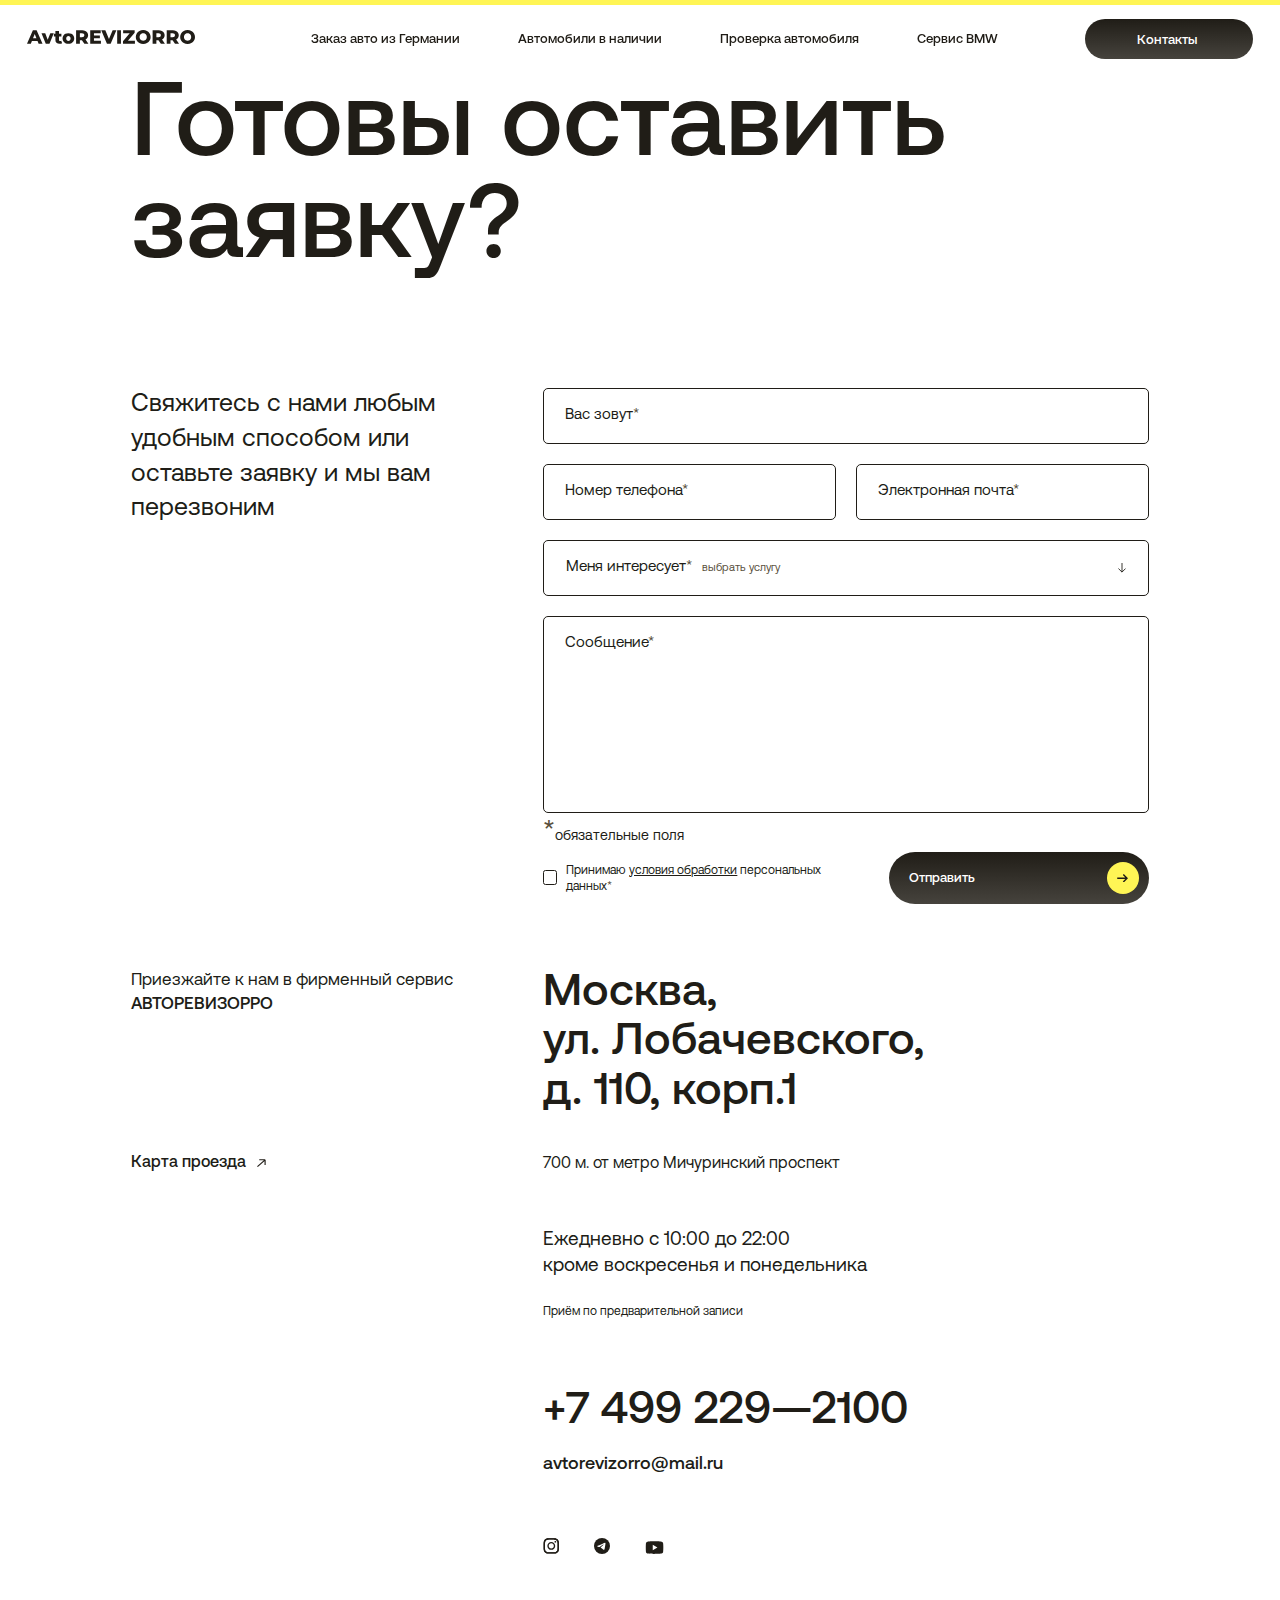
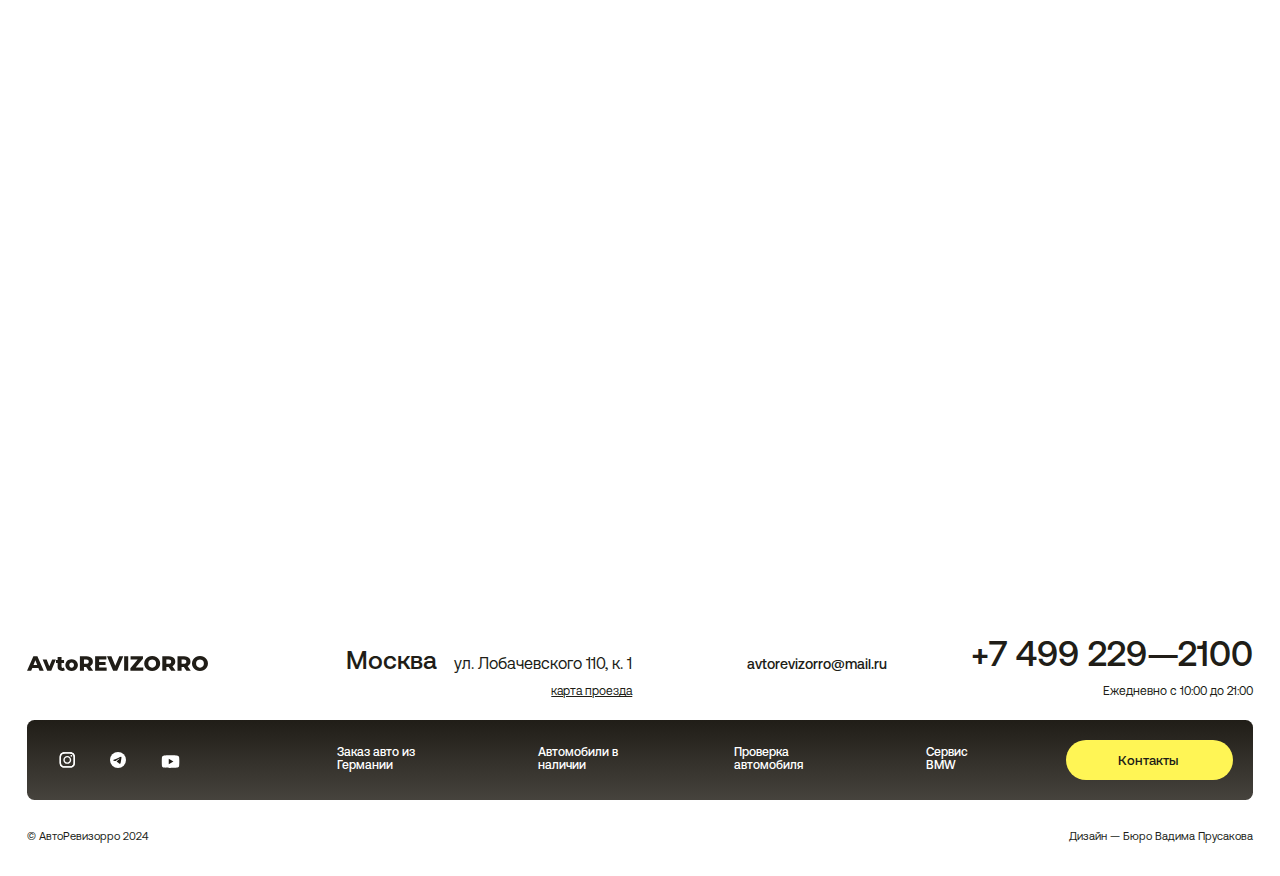
<file: contact.html>
<!DOCTYPE html>
<html lang="ru">
<head>
	<meta charset="UTF-8">
	<meta name="viewport" content="width=device-width, initial-scale=1.0, shrink-to-fit=no, user-scalable=no">
	<meta content="telephone=no" name="format-detection" />
	<link rel="stylesheet" href="assets/css/style.css">
	<link rel="stylesheet" href="assets/css/swiper-bundle.min.css">
	<link rel="icon" href="favicon.ico">
	<title>AvtoREVIZORRO</title>
</head>
<body>
	<!--Sprite-->
	<svg style="display: none;">
		<symbol id="logo-icon" viewBox="0 0 362.982 30.0293">
			<g>
				<path id="Vector" d="M346.943 23.2832C348.404 23.2832 349.714 22.9375 350.904 22.2598C352.078 21.5664 353.012 20.6016 353.705 19.3672C354.398 18.1016 354.729 16.6562 354.729 15.0449C354.729 13.418 354.383 11.9883 353.705 10.7539C353.012 9.48828 352.078 8.50977 350.904 7.83203C349.729 7.13867 348.404 6.80664 346.943 6.80664C345.482 6.80664 344.172 7.1543 342.982 7.83203C341.807 8.52344 340.874 9.48828 340.181 10.7539C339.488 11.9883 339.157 13.418 339.157 15.0449C339.157 16.6719 339.503 18.1016 340.181 19.3672C340.874 20.6016 341.807 21.5664 342.982 22.2598C344.172 22.9375 345.497 23.2832 346.943 23.2832ZM346.943 30.0293C343.885 30.0293 341.145 29.3828 338.705 28.0879C336.28 26.793 334.383 25.0156 332.982 22.7266C331.611 20.4512 330.919 17.877 330.919 15.0156C330.919 12.1543 331.611 9.59375 332.982 7.30469C334.383 5.0293 336.295 3.23828 338.705 1.94336C341.145 0.648438 343.901 0 346.943 0C349.985 0 352.726 0.648438 355.151 1.94336C357.59 3.23828 359.503 5.01562 360.873 7.30469C362.274 9.57812 362.982 12.1543 362.982 15.0156C362.982 17.877 362.289 20.4375 360.873 22.7266C359.503 25 357.59 26.793 355.151 28.0879C352.726 29.3984 350 30.0293 346.943 30.0293ZM319.654 11.2793C319.654 9.93945 319.232 8.88477 318.373 8.14844C317.515 7.41016 316.265 7.0332 314.578 7.0332L310.045 7.0332L310.045 15.4824L314.578 15.4824C316.25 15.4824 317.515 15.1211 318.373 14.4121C319.232 13.6738 319.654 12.6348 319.654 11.2793ZM314.503 21.793L310.045 21.793L310.045 29.457L301.883 29.457L301.883 0.601562L315.075 0.601562C317.681 0.601562 319.955 1.03906 321.883 1.92773C323.81 2.78711 325.286 4.02148 326.34 5.63281C327.38 7.22852 327.907 9.11133 327.907 11.2793C327.907 13.373 327.41 15.1953 326.416 16.7617C325.452 18.2988 324.066 19.5039 322.259 20.3906L328.479 29.457L319.744 29.457L314.503 21.793ZM289.142 11.2793C289.142 9.93945 288.72 8.88477 287.861 8.14844C287.003 7.41016 285.753 7.0332 284.066 7.0332L279.533 7.0332L279.533 15.4824L284.066 15.4824C285.738 15.4824 287.003 15.1211 287.861 14.4121C288.72 13.6738 289.142 12.6348 289.142 11.2793ZM283.991 21.793L279.533 21.793L279.533 29.457L271.37 29.457L271.37 0.601562L284.563 0.601562C287.169 0.601562 289.443 1.03906 291.37 1.92773C293.298 2.78711 294.774 4.02148 295.828 5.63281C296.867 7.22852 297.395 9.11133 297.395 11.2793C297.395 13.373 296.898 15.1953 295.904 16.7617C294.94 18.2988 293.554 19.5039 291.747 20.3906L297.967 29.457L289.232 29.457L283.991 21.793ZM251.069 23.2832C252.53 23.2832 253.84 22.9375 255.03 22.2598C256.205 21.5664 257.139 20.6016 257.831 19.3672C258.524 18.1016 258.855 16.6562 258.855 15.0449C258.855 13.418 258.509 11.9883 257.831 10.7539C257.139 9.48828 256.205 8.50977 255.03 7.83203C253.855 7.13867 252.53 6.80664 251.069 6.80664C249.608 6.80664 248.298 7.1543 247.108 7.83203C245.934 8.52344 245 9.48828 244.307 10.7539C243.614 11.9883 243.283 13.418 243.283 15.0449C243.283 16.6719 243.63 18.1016 244.307 19.3672C245 20.6016 245.934 21.5664 247.108 22.2598C248.298 22.9375 249.608 23.2832 251.069 23.2832ZM251.069 30.0293C248.012 30.0293 245.271 29.3828 242.831 28.0879C240.407 26.793 238.509 25.0156 237.108 22.7266C235.738 20.4512 235.045 17.877 235.045 15.0156C235.045 12.1543 235.738 9.59375 237.108 7.30469C238.509 5.0293 240.422 3.23828 242.831 1.94336C245.271 0.648438 248.027 0 251.069 0C254.127 0 256.852 0.648438 259.277 1.94336C261.717 3.23828 263.63 5.01562 265 7.30469C266.401 9.57812 267.108 12.1543 267.108 15.0156C267.108 17.877 266.416 20.4375 265 22.7266C263.63 25 261.717 26.793 259.277 28.0879C256.852 29.3984 254.127 30.0293 251.069 30.0293ZM233.193 22.9824L233.193 29.457L207.349 29.457L207.349 24.3516L221.898 7.07812L207.726 7.07812L207.726 0.601562L232.575 0.601562L232.575 5.70703L218.027 22.9824L233.193 22.9824ZM194.819 0.601562L202.982 0.601562L202.982 29.457L194.819 29.457L194.819 0.601562ZM193.133 0.601562L180.768 29.457L172.726 29.457L160.407 0.601562L169.232 0.601562L177.063 19.3984L185.06 0.601562L193.133 0.601562ZM159.744 23.1484L159.744 29.457L136.581 29.457L136.581 0.601562L159.217 0.601562L159.217 6.91211L144.669 6.91211L144.669 11.7773L157.485 11.7773L157.485 17.877L144.669 17.877L144.669 23.1484L159.744 23.1484ZM123.825 11.2793C123.825 9.93945 123.404 8.88477 122.545 8.14844C121.687 7.41016 120.437 7.0332 118.75 7.0332L114.217 7.0332L114.217 15.4824L118.75 15.4824C120.422 15.4824 121.687 15.1211 122.545 14.4121C123.404 13.6738 123.825 12.6348 123.825 11.2793ZM118.675 21.793L114.217 21.793L114.217 29.457L106.054 29.457L106.054 0.601562L119.247 0.601562C121.852 0.601562 124.126 1.03906 126.054 1.92773C127.982 2.78711 129.458 4.02148 130.512 5.63281C131.551 7.22852 132.078 9.11133 132.078 11.2793C132.078 13.373 131.581 15.1953 130.587 16.7617C129.624 18.2988 128.238 19.5039 126.431 20.3906L132.651 29.457L123.916 29.457L118.675 21.793ZM89.4579 23.6152C90.8284 23.6152 91.9578 23.1484 92.8313 22.2129C93.7048 21.25 94.1566 19.9395 94.1566 18.2539C94.1566 16.5957 93.7198 15.3164 92.8313 14.3828C91.9578 13.4492 90.8284 12.9824 89.4579 12.9824C88.0874 12.9824 86.9579 13.4492 86.0844 14.3828C85.2108 15.3164 84.759 16.6113 84.759 18.2539C84.759 19.9238 85.1958 21.25 86.0844 22.2129C86.9579 23.1484 88.0723 23.6152 89.4579 23.6152ZM89.4579 29.834C87.0632 29.834 84.9097 29.3379 82.9819 28.3438C81.0542 27.3496 79.5482 25.9785 78.4487 24.2168C77.3795 22.4551 76.8374 20.4668 76.8374 18.2383C76.8374 16.0391 77.3645 14.0664 78.4487 12.3047C79.5482 10.543 81.0392 9.1875 82.9368 8.22266C84.8645 7.22852 87.0331 6.73242 89.4427 6.73242C91.8674 6.73242 94.0361 7.22852 95.9487 8.22266C97.8916 9.20117 99.3826 10.5566 100.452 12.3184C101.521 14.0508 102.063 16.0234 102.063 18.2539C102.063 20.4824 101.521 22.4707 100.452 24.2324C99.3826 25.9941 97.8765 27.3652 95.9639 28.3594C94.0361 29.3379 91.8674 29.834 89.4579 29.834ZM75.8735 28.5547C75.2108 28.9609 74.3976 29.2773 73.4489 29.5039C72.515 29.7285 71.506 29.834 70.4368 29.834C67.5302 29.834 65.2861 29.127 63.7198 27.6953C62.1536 26.2656 61.3705 24.1406 61.3705 21.3105L61.3705 13.7949L58.1174 13.7949L58.1174 7.95117L61.3705 7.95117L61.3705 2.13867L69.2018 2.13867L69.2018 7.95117L74.3073 7.95117L74.3073 13.8105L69.2018 13.8105L69.2018 21.2344C69.2018 22.0332 69.4126 22.666 69.8193 23.1328C70.256 23.5684 70.8434 23.7949 71.5511 23.7949C72.4548 23.7949 73.2531 23.5547 73.9458 23.0879L75.8735 28.5547ZM57.8163 7.12305L48.5844 29.457L40.5121 29.457L31.3253 7.12305L39.3674 7.12305L44.7289 20.7676L50.3765 7.12305L57.8163 7.12305ZM20.4066 17.832L16.7018 8.59961L12.9969 17.832L20.4066 17.832ZM22.8011 23.8555L10.6024 23.8555L8.32837 29.457L0 29.457L12.741 0.601562L20.7831 0.601562L33.5542 29.457L25.0602 29.457L22.8011 23.8555Z" fill-opacity="1.000000" fill-rule="nonzero"/>
			</g>
		</symbol>
		<symbol id="arrow-icon" viewBox="0 0 18.7572 14.7571">
			<g>
				<path id="Vector 4" d="M0 7.37854L17 7.37854M10.5778 13.8785L17 7.37854L10.5778 0.87854" stroke-opacity="1.000000" stroke-width="2.500000"/>
			</g>
		</symbol>
		<symbol id="plus-icon" viewBox="0 0 16 16">
			<g>
				<rect x="7" width="2" height="16"/>
				<rect x="16" y="7" width="2" height="16" transform="rotate(90 16 7)" />
			</g>
		</symbol>
		<symbol id="play-icon" viewBox="0 0 17 20">
			<g>
				<path d="M17 10L0.499999 19.5263L0.5 0.47372L17 10Z"/>
			</g>
		</symbol>
		<symbol id="arrow-long" viewBox="0 0 208 55">
			<g>
				<path d="M208 27.5H3M3 27.5L28.5 2M3 27.5L28.5 53" stroke-width="3"/>
			</g>
		</symbol>
		<symbol id="arrow-long_r" viewBox="0 0 104 55">
			<g>
				<path d="M208 27.5H3M3 27.5L28.5 2M3 27.5L28.5 53" stroke-width="3"/>
			</g>
		</symbol>
		<symbol id="arrow-long_xx" viewBox="0 0 498 55">
			<g>
				<path d="M0 27.5H495M495 27.5L469.5 2M495 27.5L469.5 53" stroke-width="3"/>
			</g>
		</symbol>
		<symbol id="tg-icon" viewBox="0 0 23 23">
			<g>
				<path fill-rule="evenodd" clip-rule="evenodd" d="M1.58113 9.90135C7.75513 6.65552 11.8721 4.51567 13.932 3.4818C19.8136 0.529891 21.0357 0.0171128 21.8323 0.000180535C22.0075 -0.00354352 22.3992 0.0488489 22.6529 0.297298C22.8672 0.507084 22.9262 0.790475 22.9544 0.989374C22.9826 1.18827 23.0177 1.64137 22.9898 1.99541C22.6711 6.03635 21.2919 15.8426 20.5903 20.3686C20.2935 22.2836 19.7089 22.9258 19.143 22.9886C17.9131 23.1252 16.9792 22.0078 15.788 21.0656C13.924 19.5912 12.8709 18.6734 11.0616 17.2347C8.97061 15.572 10.3261 14.6581 11.5178 13.1646C11.8296 12.7738 17.2485 6.82622 17.3534 6.28669C17.3665 6.21921 17.3787 5.96768 17.2549 5.83487C17.131 5.70205 16.9483 5.74747 16.8164 5.78359C16.6294 5.83479 13.6517 8.20974 7.88309 12.9084C7.03787 13.6088 6.27229 13.95 5.58635 13.9321C4.83017 13.9124 3.37557 13.4162 2.29422 12.9921C0.967909 12.4718 -0.0862189 12.1968 0.00557197 11.3133C0.0533823 10.8531 0.578568 10.3824 1.58113 9.90135Z"/>
			</g>
		</symbol>
		<symbol id="inst-icon" viewBox="0 0 25 25">
			<g>
				<path d="M24.8568 7.41817C24.7992 6.14125 24.5929 5.26756 24.3003 4.50429C23.9932 3.71702 23.5854 3.04495 22.9186 2.38249C22.2517 1.72002 21.5849 1.30238 20.7981 0.999954C20.0352 0.702326 19.1621 0.500706 17.8859 0.443101C16.605 0.385495 16.1972 0.371094 12.9444 0.371094C9.68686 0.371094 9.27906 0.385495 8.00291 0.443101C6.72675 0.500706 5.85359 0.707126 5.09078 0.999954C4.29917 1.30718 3.62751 1.71522 2.96545 2.38249C2.30338 3.04975 1.88599 3.71702 1.58374 4.50429C1.29109 5.26756 1.0848 6.14125 1.02722 7.41817C0.969654 8.69989 0.955261 9.10793 0.955261 12.3626C0.955261 15.6222 0.969654 16.0302 1.02722 17.3071C1.0848 18.584 1.29109 19.4577 1.58374 20.221C1.89079 21.0083 2.29858 21.6803 2.96545 22.3428C3.62751 23.0101 4.29917 23.4229 5.08598 23.7253C5.84879 24.023 6.72195 24.2246 7.99811 24.2822C9.27906 24.3398 9.68686 24.3542 12.9396 24.3542C16.1972 24.3542 16.605 24.3398 17.8811 24.2822C19.1573 24.2246 20.0304 24.0182 20.7933 23.7253C21.5801 23.4181 22.2517 23.0101 22.9138 22.3428C23.5758 21.6755 23.9932 21.0083 24.2955 20.221C24.5929 19.4577 24.7944 18.584 24.852 17.3071C24.9096 16.0254 24.924 15.6174 24.924 12.3626C24.924 9.10793 24.9144 8.69509 24.8568 7.41817ZM22.7027 17.2111C22.6499 18.3824 22.4532 19.0209 22.2901 19.4385C22.0742 19.9954 21.8103 20.3986 21.3882 20.8211C20.966 21.2435 20.5678 21.4979 20.0065 21.7235C19.5843 21.8868 18.9462 22.0836 17.7804 22.1364C16.5186 22.194 16.1396 22.2084 12.9348 22.2084C9.73003 22.2084 9.35103 22.194 8.08926 22.1364C6.91865 22.0836 6.28057 21.8868 5.86318 21.7235C5.30667 21.5075 4.90367 21.2435 4.48148 20.8211C4.0593 20.3986 3.80502 20.0002 3.57954 19.4385C3.41642 19.0161 3.21972 18.3776 3.16695 17.2111C3.10937 15.9486 3.09498 15.5694 3.09498 12.3626C3.09498 9.15594 3.10937 8.7767 3.16695 7.51418C3.21972 6.34287 3.41642 5.70441 3.57954 5.28677C3.79543 4.72991 4.0593 4.32667 4.48148 3.90423C4.90367 3.48179 5.30187 3.22737 5.86318 3.00175C6.28537 2.83853 6.92345 2.64171 8.08926 2.58891C9.35103 2.5313 9.73003 2.5169 12.9348 2.5169C16.1396 2.5169 16.5186 2.5313 17.7804 2.58891C18.951 2.64171 19.5891 2.83853 20.0065 3.00175C20.563 3.21777 20.966 3.48179 21.3882 3.90423C21.8103 4.32667 22.0646 4.72511 22.2901 5.28677C22.4532 5.70921 22.6499 6.34767 22.7027 7.51418C22.7603 8.7767 22.7747 9.15594 22.7747 12.3626C22.7747 15.5694 22.7555 15.9486 22.7027 17.2111Z"/>
				<path d="M12.9349 6.19922C9.52861 6.19922 6.7748 8.95948 6.7748 12.363C6.7748 15.7713 9.5334 18.5268 12.9349 18.5268C16.3364 18.5268 19.095 15.7617 19.095 12.363C19.095 8.95468 16.3412 6.19922 12.9349 6.19922ZM12.9349 16.3618C10.728 16.3618 8.9385 14.5712 8.9385 12.363C8.9385 10.1548 10.728 8.36423 12.9349 8.36423C15.1418 8.36423 16.9313 10.1548 16.9313 12.363C16.9313 14.5712 15.1418 16.3618 12.9349 16.3618Z"/>
				<path d="M19.3348 7.39883C20.1297 7.39883 20.7741 6.75406 20.7741 5.95869C20.7741 5.16333 20.1297 4.51855 19.3348 4.51855C18.5399 4.51855 17.8956 5.16333 17.8956 5.95869C17.8956 6.75406 18.5399 7.39883 19.3348 7.39883Z"/>
				<path d="M0.940857 12.3626C0.940857 15.6222 0.95525 16.0302 1.01282 17.3071C1.07039 18.584 1.27669 19.4577 1.56934 20.221C1.87638 21.0083 2.28418 21.6803 2.95104 22.3428C3.61311 23.0053 4.28477 23.4229 5.07157 23.7253C5.83439 24.023 6.70755 24.2246 7.9837 24.2822C9.26466 24.3398 9.67245 24.3542 12.9252 24.3542C16.1828 24.3542 16.5906 24.3398 17.8667 24.2822C19.1429 24.2246 20.016 24.0182 20.7788 23.7253C21.5657 23.4181 22.2373 23.0101 22.8994 22.3428C23.5614 21.6803 23.9788 21.0083 24.2811 20.221C24.5785 19.4577 24.78 18.584 24.8376 17.3071C24.8952 16.0254 24.9096 15.6174 24.9096 12.3626C24.9096 9.10313 24.8952 8.69509 24.8376 7.41817C24.78 6.14125 24.5737 5.26756 24.2811 4.50429C23.974 3.71702 23.5662 3.04495 22.8994 2.38249C22.2421 1.71522 21.5704 1.30238 20.7836 0.999954C20.0208 0.702326 19.1477 0.500706 17.8715 0.443101C16.5906 0.385495 16.1828 0.371094 12.93 0.371094C9.67245 0.371094 9.26466 0.385495 7.9885 0.443101C6.71235 0.500706 5.83919 0.707126 5.07637 0.999954C4.28957 1.30718 3.61791 1.71522 2.95584 2.38249C2.29377 3.04975 1.87638 3.71702 1.57414 4.50429C1.27669 5.26756 1.07039 6.14125 1.01282 7.41817C0.95525 8.69509 0.940857 9.10313 0.940857 12.3626ZM3.10457 12.3626C3.10457 9.16074 3.11896 8.7767 3.17653 7.51418C3.2293 6.34287 3.426 5.70441 3.58912 5.28677C3.80501 4.72991 4.06888 4.32667 4.49107 3.90423C4.91325 3.48179 5.31145 3.22737 5.87277 3.00175C6.29496 2.83853 6.93303 2.64171 8.09885 2.58891C9.36061 2.5313 9.73962 2.5169 12.9444 2.5169C16.1492 2.5169 16.5282 2.5313 17.79 2.58891C18.9606 2.64171 19.5986 2.83853 20.016 3.00175C20.5726 3.21777 20.9755 3.48179 21.3977 3.90423C21.8199 4.32667 22.0742 4.72511 22.2997 5.28677C22.4628 5.70921 22.6595 6.34767 22.7123 7.51418C22.7698 8.7767 22.7842 9.15594 22.7842 12.3626C22.7842 15.5694 22.7698 15.9486 22.7123 17.2111C22.6595 18.3824 22.4628 19.0209 22.2997 19.4385C22.0838 19.9954 21.8199 20.3986 21.3977 20.8211C20.9755 21.2435 20.5774 21.4979 20.016 21.7235C19.5938 21.8868 18.9558 22.0836 17.79 22.1364C16.5282 22.194 16.1492 22.2084 12.9444 22.2084C9.73962 22.2084 9.36061 22.194 8.09885 22.1364C6.92824 22.0836 6.29016 21.8868 5.87277 21.7235C5.31625 21.5075 4.91325 21.2435 4.49107 20.8211C4.06888 20.3986 3.81461 20.0002 3.58912 19.4385C3.426 19.0161 3.2293 18.3776 3.17653 17.2111C3.11416 15.9486 3.10457 15.5646 3.10457 12.3626Z"/>
			</g>
		</symbol>
		<symbol id="telegram-icon" viewBox="0 0 25 25">
			<g>

				<path fill-rule="evenodd" clip-rule="evenodd" d="M5.81522 12.2359C9.311 10.7128 11.6421 9.70875 12.8084 9.22362C16.1386 7.83849 16.8306 7.59787 17.2816 7.58993C17.3808 7.58818 17.6026 7.61277 17.7463 7.72935C17.8676 7.82778 17.901 7.96076 17.917 8.05409C17.9329 8.14742 17.9528 8.36003 17.937 8.52616C17.7565 10.4223 16.9757 15.0237 16.5784 17.1475C16.4103 18.0461 16.0793 18.3474 15.7589 18.3769C15.0625 18.441 14.5337 17.9167 13.8593 17.4745C12.8039 16.7827 12.2076 16.352 11.1832 15.6769C9.99922 14.8967 10.7667 14.4679 11.4414 13.7671C11.618 13.5837 14.6863 10.7929 14.7456 10.5398C14.7531 10.5081 14.76 10.3901 14.6898 10.3278C14.6197 10.2654 14.5162 10.2868 14.4416 10.3037C14.3357 10.3277 12.6497 11.4421 9.38345 13.6469C8.90488 13.9755 8.4714 14.1357 8.08302 14.1273C7.65486 14.118 6.83125 13.8852 6.21898 13.6862C5.46801 13.442 4.87115 13.313 4.92312 12.8984C4.95019 12.6825 5.24756 12.4616 5.81522 12.2359Z"/>
			</g>
		</symbol>
		<symbol id="yt-icon" viewBox="0 0 30 30">
				<g clip-path="url(#clip0_1297_9343)">
					<path d="M28.7265 8.26367C28.398 7.04377 27.4362 6.08193 26.2163 5.7535C23.9876 5.14355 15.073 5.14355 15.073 5.14355C15.073 5.14355 6.15843 5.14355 3.92978 5.73004C2.73335 6.05847 1.74805 7.04377 1.41962 8.26367C0.83313 10.4923 0.83313 15.1138 0.83313 15.1138C0.83313 15.1138 0.83313 19.7588 1.41962 21.964C1.74805 23.1839 2.70989 24.1457 3.92978 24.4742C6.18189 25.0841 15.073 25.0841 15.073 25.0841C15.073 25.0841 23.9876 25.0841 26.2163 24.4976C27.4362 24.1692 28.398 23.2074 28.7265 21.9875C29.3129 19.7588 29.3129 15.1373 29.3129 15.1373C29.3129 15.1373 29.3364 10.4923 28.7265 8.26367Z"/>
					<path d="M12.2344 19.383L19.6476 15.1134L12.2344 10.8438V19.383Z"/>
				</g>
		</symbol>
	</svg>
	<!--/sprite-->

	<div class="wrapper">
		<header class="header">
			<div class="container">
				<div class="header__inner">
					<a href="/" class="header__logo">
						<svg>
							<use xlink:href="#logo-icon"></use>
						</svg>
					</a>
					<div class="header__menu">
						<div class="header__menu-inner">
							<div class="header__close">
								<img src="assets/images/close.svg" alt="">
								<span>Закрыть</span>
							</div>
							<nav class="header__nav">
								<a href="order.html" class="header__link">
									<span>Заказ авто из Германии</span>
								</a>
								<a href="cars.html" class="header__link">
									<span>Автомобили в наличии </span>
								</a>
								<a href="check.html" class="header__link">
									<span>Проверка автомобиля </span>
								</a>
								<a href="service.html" class="header__link">
									<span>Сервис BMW</span>
								</a>
								<div class="header__buttons">
									<a href="contact.html" class="header__btn">
										<span>Контакты</span>
										<span>
											<svg>
												<use xlink:href="#arrow-icon"></use>
											</svg>
										</span>
									</a>
								</div>
							</nav>
						</div>
					</div>
					<div class="header__burger">
						<img src="assets/images/burger.svg" alt="">
						<span>Меню</span>
					</div>
				</div>
			</div>
		</header>
		<main class="main">
			<section class="contact section">
				<div class="container container_min">
					<h1 class="title-main">Готовы оставить<br> заявку?</h1>
					<div class="contact__inner mb-130">
						<div class="contact__sideblock">
							<div class="contact__description">Свяжитесь с нами любым удобным способом или оставьте заявку и мы вам перезвоним</div>
						</div>
						<div class="contact__content">
							<form action="#" class="form">
								<div class="form__inner">
									<div class="form__item">
										<div class="form-input">
											<input type="text" placeholder="" id="name">
											<label for="name">Вас зовут<span>*</span></label>
											<div class="form-input__error">Ошибка! Не указано имя</div>
										</div>
									</div>
									<div class="form__item form__item_half">
										<div class="form-input">
											<input type="text" placeholder="+7 (      )      —     —" id="phone">
											<label for="phone">Номер телефона<span>*</span></label>
											<div class="form-input__error">Ошибка! Не указан номер</div>
										</div>
									</div>
									<div class="form__item form__item_half">
										<div class="form-input">
											<input type="email" placeholder="" id="email">
											<label for="email">Электронная почта<span>*</span></label>
											<div class="form-input__error">Ошибка! Не указана почта</div>
										</div>
									</div>
									<div class="form__item">
										<div class="selectbox">
											<div class="selectbox__label">Меня интересует<span>*</span> <span>выбрать услугу</span></div>
											<div class="selectbox__select">
												<span></span>
											</div>
											<div class="selectbox__dropdown">
												<div class="selectbox__inner">
													<div class="selectbox__option">
														<span>Заказ автомобиля из Германии</span>
													</div>
													<div class="selectbox__option">
														<span>Проверка состояния автомобиля</span>
													</div>
													<div class="selectbox__option">
														<span>Запись в сервис BMW</span>
													</div>
												</div>
											</div>
										</div><!--/selectbox-->
									</div>
									<div class="form__item">
										<div class="form-input">
											<textarea name="message"></textarea >
											<label for="message">Сообщение<span>*</span></label>
										</div>
									</div>
								</div>
								<div class="form__description"><span>*</span>обязательные поля</div>
								<div class="form__row">
									<div class="form-argee">
										<div class="checkbox">
											<input type="checkbox" id="form-agree">
											<label for="form-agree">
												<span class="checkbox__box"></span>
												<span class="checkbox__description">Принимаю <a href="#">условия обработки</a> персональных данных<span>*</span></span>
											</label>
										</div>
									</div>
									<button type="submit" class="btn">
										<span>Отправить</span>
										<span>
											<svg>
												<use xlink:href="#arrow-icon"></use>
											</svg>
										</span>
									</button>
								</div>
							</form>
						</div>
					</div>
					<div class="contact__inner mb-70">
						<div class="contact__sideblock">
							<div class="contact__description contact__description_small">Приезжайте к нам в фирменный сервис<br> <span>АВТОРЕВИЗОРРО</span></div>
						</div>
						<div class="contact__content">
							<div class="title-medium">Москва,<br> ул. Лобачевского,<br> д. 110, корп.1</div>
						</div>
					</div>
					<div class="contact__inner">
						<div class="contact__sideblock">
							<a href="#" class="contact__description contact__description_min">Карта проезда<img src="assets/images/arrow-top.svg" alt=""></a>
						</div>
						<div class="contact__content">
							<div class="contact__text mb-130">
								<p>700 м. от метро Мичуринский проспект</p>
								<p>Ежедневно с 10:00 до 22:00<br>кроме воскресенья и понедельника</p>
								<p>Приём по предварительной записи</p>
							</div>
							<a href="tel:+74992292100" class="title-medium">+7 499 229—2100</a>
							<br>
							<a href="mailto:avtorevizorro@mail.ru" class="contact__link">avtorevizorro@mail.ru</a>
							<div class="social-icons">
								<a href="#" target="blank">
									<svg>
										<use xlink:href="#inst-icon"></use>
									</svg>
								</a>
								<a href="#" target="blank">
									<svg>
										<use xlink:href="#telegram-icon"></use>
									</svg>
								</a>
								<a href="#" target="blank">
									<svg width="30" height="30" viewBox="0 0 30 30" fill="none" xmlns="http://www.w3.org/2000/svg">
										<g clip-path="url(#clip0_1297_9343)">
										<path d="M28.7265 8.26367C28.398 7.04377 27.4362 6.08193 26.2163 5.7535C23.9876 5.14355 15.073 5.14355 15.073 5.14355C15.073 5.14355 6.15843 5.14355 3.92978 5.73004C2.73335 6.05847 1.74805 7.04377 1.41962 8.26367C0.83313 10.4923 0.83313 15.1138 0.83313 15.1138C0.83313 15.1138 0.83313 19.7588 1.41962 21.964C1.74805 23.1839 2.70989 24.1457 3.92978 24.4742C6.18189 25.0841 15.073 25.0841 15.073 25.0841C15.073 25.0841 23.9876 25.0841 26.2163 24.4976C27.4362 24.1692 28.398 23.2074 28.7265 21.9875C29.3129 19.7588 29.3129 15.1373 29.3129 15.1373C29.3129 15.1373 29.3364 10.4923 28.7265 8.26367Z"/>
										<path d="M12.2344 19.383L19.6476 15.1134L12.2344 10.8438V19.383Z"/>
										</g>
										<defs>
										<clipPath id="clip0_1297_9343">
										<rect x="0.83313" y="0.87207" width="28.4799" height="28.4799" rx="5.33999" fill="white"/>
										</clipPath>
										</defs>
									</svg>
								</a>
							</div>
						</div>
					</div>
				</div>
			</section><!--/contact-->
			<div class="map">
				<div class="container">
					<div class="map__content">
						<script src="https://api-maps.yandex.ru/2.1/?lang=ru_RU&amp;apikey=89611f12-74a6-43cc-bb51-779a8262b656" type="text/javascript"></script>

						<div id="map" style="width:100%; height:100%;"></div>
							<script>
								ymaps.ready(function () {
									var myMap = new ymaps.Map('map', {
									center: [55.690359, 37.477049],
										zoom: 17,
									
									controls:['zoomControl'],
										},
									{
									  yandexMapDisablePoiInteractivity: true,
									},  ),
							BalloonContentLayout = ymaps.templateLayoutFactory.createClass(
								'<div class="mybaloon" style="margin: 10px;">'+'АВТОРЕВИЗОРРО'+
								  
								'</div>', {
								// Переопределяем функцию build, чтобы при создании макета начинать
								// слушать событие click на кнопке-счетчике.
								build: function () {
									BalloonContentLayout.superclass.build.call(this);
									
								},
							});
							myPlacemarkWithContent = new ymaps.Placemark([55.690359,37.477049], {
								balloonContent: 'Москва, ул. Лобачевского, д. 110, корп.1',
								  maxWidth:294,
								  maxHeight:125
							}, {
								balloonContentLayout: BalloonContentLayout,
								balloonPanelMaxMapArea: 0, 
								balloonContentOffset: [215, 15],
								iconLayout: 'default#imageWithContent',
								iconImageHref: 'assets/images/map-icon.svg',
								iconImageSize: [52, 68],
								iconImageOffset: [-14, -94],
								iconContentOffset: [15, 15],
							});
								myMap.geoObjects
								.add(myPlacemarkWithContent);
							});
						  </script>
					</div>
				</div>
			</div>
		</main>
		<footer class="footer">
			<div class="container">
				<div class="footer__contact">
					<a href="/" class="footer__logo">
						<img src="assets/images/logo.svg" alt="">
					</a>
					<div class="footer__address">
						<div class="footer__address-desc">
							<span>Москва</span> ул. Лобачевского 110, к. 1
						</div>
						<a href="https://yandex.ru/maps/org/bmv_servis_smirnova/231468384403/?from=mapframe&ll=37.477049%2C55.690359&z=17" class="footer__address-map">карта проезда</a>
					</div>
					<div class="footer__mail">
						<a href="mailto:avtorevizorro@mail.ru">avtorevizorro@mail.ru</a>
					</div>
					<div class="footer__phone">
						<a href="tel:+74992292100">+7 499 229—2100</a>
						<span>Ежедневно с 10:00 до 21:00</span>
					</div>
				</div>
				<div class="footer__menu">
					<div class="footer__social">
						<a href="#" target="blank">
							<svg>
								<use xlink:href="#inst-icon"></use>
							</svg>
						</a>
						<a href="#" target="blank">
							<svg>
								<use xlink:href="#telegram-icon"></use>
							</svg>
						</a>
						<a href="#" target="blank">
							<svg width="30" height="30" viewBox="0 0 30 30" fill="none" xmlns="http://www.w3.org/2000/svg">
								<g clip-path="url(#clip0_1297_9343)">
								<path d="M28.7265 8.26367C28.398 7.04377 27.4362 6.08193 26.2163 5.7535C23.9876 5.14355 15.073 5.14355 15.073 5.14355C15.073 5.14355 6.15843 5.14355 3.92978 5.73004C2.73335 6.05847 1.74805 7.04377 1.41962 8.26367C0.83313 10.4923 0.83313 15.1138 0.83313 15.1138C0.83313 15.1138 0.83313 19.7588 1.41962 21.964C1.74805 23.1839 2.70989 24.1457 3.92978 24.4742C6.18189 25.0841 15.073 25.0841 15.073 25.0841C15.073 25.0841 23.9876 25.0841 26.2163 24.4976C27.4362 24.1692 28.398 23.2074 28.7265 21.9875C29.3129 19.7588 29.3129 15.1373 29.3129 15.1373C29.3129 15.1373 29.3364 10.4923 28.7265 8.26367Z"/>
								<path d="M12.2344 19.383L19.6476 15.1134L12.2344 10.8438V19.383Z"/>
								</g>
								<defs>
								<clipPath id="clip0_1297_9343">
								<rect x="0.83313" y="0.87207" width="28.4799" height="28.4799" rx="5.33999" fill="white"/>
								</clipPath>
								</defs>
							</svg>
						</a>
					</div>
					<div class="footer__links">
						<a href="#" class="footer__link">Заказ авто из Германии</a>
						<a href="#" class="footer__link">Автомобили в наличии </a>
						<a href="#" class="footer__link">Проверка автомобиля </a>
						<a href="#" class="footer__link">Сервис BMW</a>
						<a href="#" class="footer__btn">
							<span>Контакты</span>
							<span>
								<svg>
									<use xlink:href="#arrow-icon"></use>
								</svg>
							</span>
						</a>
					</div>
					<a href="/" class="footer__logo">
						<img src="assets/images/logo.svg" alt="">
					</a>
				</div>
				<div class="footer__copyright">
					<span>© АвтоРевизорро 2024</span>
					<span>
						Дизайн  —
						<a href="https://www.vadimprusakov.pro/" target="blank">  Бюро Вадима Прусакова </a>
					</span>
				</div>
			</div>
		</footer><!--/footer-->
	</div>

	<div class="popup popup-cars">
		<div class="closex"></div>
		<div class="popup__inner">
			<div class="page-slider">
				<div class="slider-arrows">
					<div class="slider-arrow slider-arrow_prev">
						<svg>
							<use xlink:href="#arrow-long"></use>
						</svg>
					</div>
					<div class="slider-arrow slider-arrow_next">
						<svg>
							<use xlink:href="#arrow-long"></use>
						</svg>
					</div>
				</div><!--/slider-arrows-->
				<div class="page-slider__header">
					<div class="page-slider__info">
						<div class="page-slider__title">BMW X5 30d xDrive</div>
						<div class="page-slider__subtitle">2023 рестайлинг</div>
					</div>
					<div class="popup__close">
						<a href="#" class="btn-plus">
							<svg>
								<use xlink:href="#plus-icon"></use>
							</svg>
						</a>
					</div>
				</div>
				<div class="page-slider-main swiper">
					<div class="swiper-wrapper">
						<div class="page-slider__slide swiper-slide">
							<img src="assets/images/car_1.png" alt="">
						</div><!--/page-slider__slide-->
						<div class="page-slider__slide swiper-slide">
							<img src="assets/images/car_1.png" alt="">
						</div><!--/page-slider__slide-->
						<div class="page-slider__slide swiper-slide">
							<img src="assets/images/car_1.png" alt="">
						</div><!--/page-slider__slide-->
						<div class="page-slider__slide swiper-slide">
							<img src="assets/images/car_1.png" alt="">
						</div><!--/page-slider__slide-->
						<div class="page-slider__slide swiper-slide">
							<img src="assets/images/car_1.png" alt="">
						</div><!--/page-slider__slide-->
						<div class="page-slider__slide swiper-slide">
							<img src="assets/images/car_1.png" alt="">
						</div><!--/page-slider__slide-->
						<div class="page-slider__slide swiper-slide">
							<img src="assets/images/car_1.png" alt="">
						</div><!--/page-slider__slide-->
						<div class="page-slider__slide swiper-slide">
							<img src="assets/images/car_1.png" alt="">
						</div><!--/page-slider__slide-->
						<div class="page-slider__slide swiper-slide">
							<img src="assets/images/car_1.png" alt="">
						</div><!--/page-slider__slide-->
						<div class="page-slider__slide swiper-slide">
							<img src="assets/images/car_1.png" alt="">
						</div><!--/page-slider__slide-->
					</div>
					
				</div><!--/page-slider-main-->
				<div class="page-slider__nav">
					<div class="page-slider-min swiper">
						<div class="swiper-wrapper">
							<div class="page-slider-min__slide swiper-slide">
								<img src="assets/images/car_1.png" alt="">
							</div><!--/page-slider__slide-->
							<div class="page-slider-min__slide swiper-slide">
								<img src="assets/images/car_1.png" alt="">
							</div><!--/page-slider__slide-->
							<div class="page-slider-min__slide swiper-slide">
								<img src="assets/images/car_1.png" alt="">
							</div><!--/page-slider__slide-->
							<div class="page-slider-min__slide swiper-slide">
								<img src="assets/images/car_1.png" alt="">
							</div><!--/page-slider__slide-->
							<div class="page-slider-min__slide swiper-slide">
								<img src="assets/images/car_1.png" alt="">
							</div><!--/page-slider__slide-->
							<div class="page-slider-min__slide swiper-slide">
								<img src="assets/images/car_1.png" alt="">
							</div><!--/page-slider__slide-->
							<div class="page-slider-min__slide swiper-slide">
								<img src="assets/images/car_1.png" alt="">
							</div><!--/page-slider__slide-->
							<div class="page-slider-min__slide swiper-slide">
								<img src="assets/images/car_1.png" alt="">
							</div><!--/page-slider__slide-->
							<div class="page-slider-min__slide swiper-slide">
								<img src="assets/images/car_1.png" alt="">
							</div><!--/page-slider__slide-->
							<div class="page-slider-min__slide swiper-slide">
								<img src="assets/images/car_1.png" alt="">
							</div><!--/page-slider__slide-->
						</div>
					</div><!--/page-slider-min-->
				</div>
			</div><!--/page-slider-->
		</div>
	</div><!--/popup-cars-->

	<script src="assets/js/jquery-3.6.0.min.js"></script>
	<script src="assets/js/swiper-bundle.min.js"></script>
	<script src="assets/js/jquery.formstyler.min.js"></script>
	<script src="assets/js/script.js"></script>
</body>
</html>
</file>
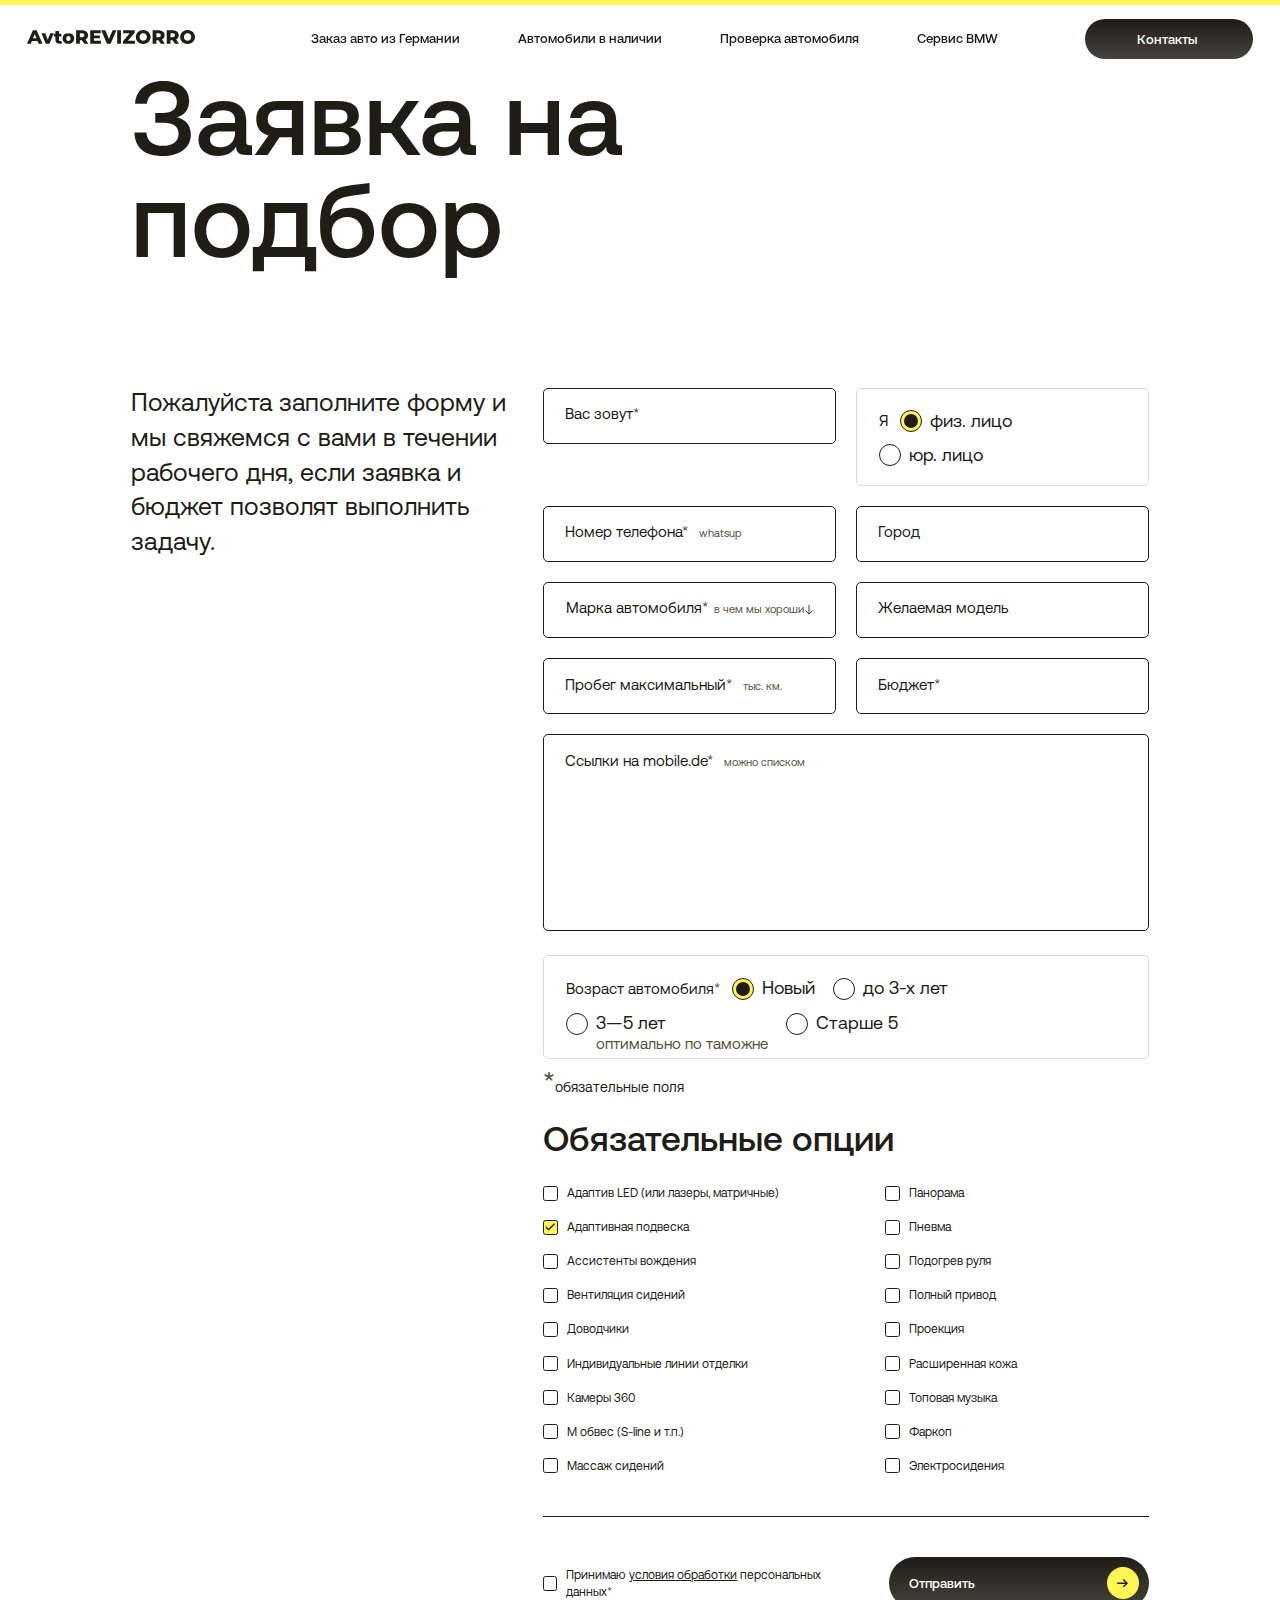
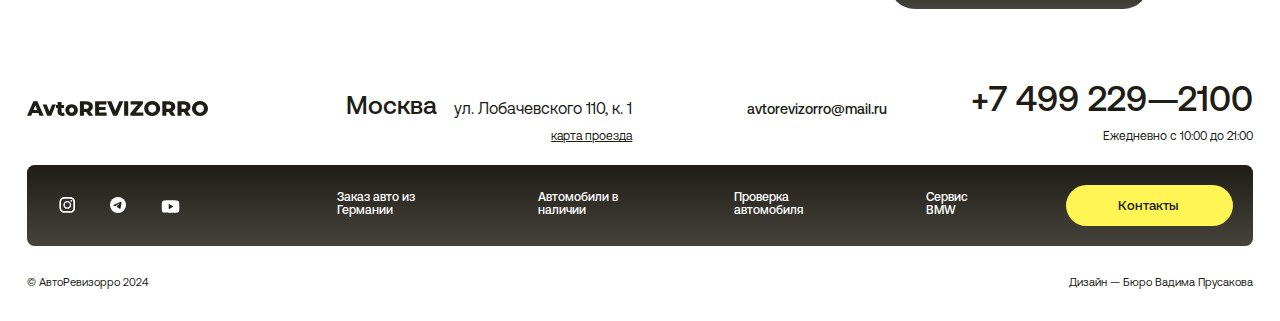
<file: request.html>
<!DOCTYPE html>
<html lang="ru">
<head>
	<meta charset="UTF-8">
	<meta name="viewport" content="width=device-width, initial-scale=1.0, shrink-to-fit=no, user-scalable=no">
	<meta content="telephone=no" name="format-detection" />
	<link rel="stylesheet" href="assets/css/style.css">
	<link rel="stylesheet" href="assets/css/swiper-bundle.min.css">
	<link rel="icon" href="favicon.ico">
	<title>AvtoREVIZORRO</title>
</head>
<body>
	<!--Sprite-->
	<svg style="display: none;">
		<symbol id="logo-icon" viewBox="0 0 362.982 30.0293">
			<g>
				<path id="Vector" d="M346.943 23.2832C348.404 23.2832 349.714 22.9375 350.904 22.2598C352.078 21.5664 353.012 20.6016 353.705 19.3672C354.398 18.1016 354.729 16.6562 354.729 15.0449C354.729 13.418 354.383 11.9883 353.705 10.7539C353.012 9.48828 352.078 8.50977 350.904 7.83203C349.729 7.13867 348.404 6.80664 346.943 6.80664C345.482 6.80664 344.172 7.1543 342.982 7.83203C341.807 8.52344 340.874 9.48828 340.181 10.7539C339.488 11.9883 339.157 13.418 339.157 15.0449C339.157 16.6719 339.503 18.1016 340.181 19.3672C340.874 20.6016 341.807 21.5664 342.982 22.2598C344.172 22.9375 345.497 23.2832 346.943 23.2832ZM346.943 30.0293C343.885 30.0293 341.145 29.3828 338.705 28.0879C336.28 26.793 334.383 25.0156 332.982 22.7266C331.611 20.4512 330.919 17.877 330.919 15.0156C330.919 12.1543 331.611 9.59375 332.982 7.30469C334.383 5.0293 336.295 3.23828 338.705 1.94336C341.145 0.648438 343.901 0 346.943 0C349.985 0 352.726 0.648438 355.151 1.94336C357.59 3.23828 359.503 5.01562 360.873 7.30469C362.274 9.57812 362.982 12.1543 362.982 15.0156C362.982 17.877 362.289 20.4375 360.873 22.7266C359.503 25 357.59 26.793 355.151 28.0879C352.726 29.3984 350 30.0293 346.943 30.0293ZM319.654 11.2793C319.654 9.93945 319.232 8.88477 318.373 8.14844C317.515 7.41016 316.265 7.0332 314.578 7.0332L310.045 7.0332L310.045 15.4824L314.578 15.4824C316.25 15.4824 317.515 15.1211 318.373 14.4121C319.232 13.6738 319.654 12.6348 319.654 11.2793ZM314.503 21.793L310.045 21.793L310.045 29.457L301.883 29.457L301.883 0.601562L315.075 0.601562C317.681 0.601562 319.955 1.03906 321.883 1.92773C323.81 2.78711 325.286 4.02148 326.34 5.63281C327.38 7.22852 327.907 9.11133 327.907 11.2793C327.907 13.373 327.41 15.1953 326.416 16.7617C325.452 18.2988 324.066 19.5039 322.259 20.3906L328.479 29.457L319.744 29.457L314.503 21.793ZM289.142 11.2793C289.142 9.93945 288.72 8.88477 287.861 8.14844C287.003 7.41016 285.753 7.0332 284.066 7.0332L279.533 7.0332L279.533 15.4824L284.066 15.4824C285.738 15.4824 287.003 15.1211 287.861 14.4121C288.72 13.6738 289.142 12.6348 289.142 11.2793ZM283.991 21.793L279.533 21.793L279.533 29.457L271.37 29.457L271.37 0.601562L284.563 0.601562C287.169 0.601562 289.443 1.03906 291.37 1.92773C293.298 2.78711 294.774 4.02148 295.828 5.63281C296.867 7.22852 297.395 9.11133 297.395 11.2793C297.395 13.373 296.898 15.1953 295.904 16.7617C294.94 18.2988 293.554 19.5039 291.747 20.3906L297.967 29.457L289.232 29.457L283.991 21.793ZM251.069 23.2832C252.53 23.2832 253.84 22.9375 255.03 22.2598C256.205 21.5664 257.139 20.6016 257.831 19.3672C258.524 18.1016 258.855 16.6562 258.855 15.0449C258.855 13.418 258.509 11.9883 257.831 10.7539C257.139 9.48828 256.205 8.50977 255.03 7.83203C253.855 7.13867 252.53 6.80664 251.069 6.80664C249.608 6.80664 248.298 7.1543 247.108 7.83203C245.934 8.52344 245 9.48828 244.307 10.7539C243.614 11.9883 243.283 13.418 243.283 15.0449C243.283 16.6719 243.63 18.1016 244.307 19.3672C245 20.6016 245.934 21.5664 247.108 22.2598C248.298 22.9375 249.608 23.2832 251.069 23.2832ZM251.069 30.0293C248.012 30.0293 245.271 29.3828 242.831 28.0879C240.407 26.793 238.509 25.0156 237.108 22.7266C235.738 20.4512 235.045 17.877 235.045 15.0156C235.045 12.1543 235.738 9.59375 237.108 7.30469C238.509 5.0293 240.422 3.23828 242.831 1.94336C245.271 0.648438 248.027 0 251.069 0C254.127 0 256.852 0.648438 259.277 1.94336C261.717 3.23828 263.63 5.01562 265 7.30469C266.401 9.57812 267.108 12.1543 267.108 15.0156C267.108 17.877 266.416 20.4375 265 22.7266C263.63 25 261.717 26.793 259.277 28.0879C256.852 29.3984 254.127 30.0293 251.069 30.0293ZM233.193 22.9824L233.193 29.457L207.349 29.457L207.349 24.3516L221.898 7.07812L207.726 7.07812L207.726 0.601562L232.575 0.601562L232.575 5.70703L218.027 22.9824L233.193 22.9824ZM194.819 0.601562L202.982 0.601562L202.982 29.457L194.819 29.457L194.819 0.601562ZM193.133 0.601562L180.768 29.457L172.726 29.457L160.407 0.601562L169.232 0.601562L177.063 19.3984L185.06 0.601562L193.133 0.601562ZM159.744 23.1484L159.744 29.457L136.581 29.457L136.581 0.601562L159.217 0.601562L159.217 6.91211L144.669 6.91211L144.669 11.7773L157.485 11.7773L157.485 17.877L144.669 17.877L144.669 23.1484L159.744 23.1484ZM123.825 11.2793C123.825 9.93945 123.404 8.88477 122.545 8.14844C121.687 7.41016 120.437 7.0332 118.75 7.0332L114.217 7.0332L114.217 15.4824L118.75 15.4824C120.422 15.4824 121.687 15.1211 122.545 14.4121C123.404 13.6738 123.825 12.6348 123.825 11.2793ZM118.675 21.793L114.217 21.793L114.217 29.457L106.054 29.457L106.054 0.601562L119.247 0.601562C121.852 0.601562 124.126 1.03906 126.054 1.92773C127.982 2.78711 129.458 4.02148 130.512 5.63281C131.551 7.22852 132.078 9.11133 132.078 11.2793C132.078 13.373 131.581 15.1953 130.587 16.7617C129.624 18.2988 128.238 19.5039 126.431 20.3906L132.651 29.457L123.916 29.457L118.675 21.793ZM89.4579 23.6152C90.8284 23.6152 91.9578 23.1484 92.8313 22.2129C93.7048 21.25 94.1566 19.9395 94.1566 18.2539C94.1566 16.5957 93.7198 15.3164 92.8313 14.3828C91.9578 13.4492 90.8284 12.9824 89.4579 12.9824C88.0874 12.9824 86.9579 13.4492 86.0844 14.3828C85.2108 15.3164 84.759 16.6113 84.759 18.2539C84.759 19.9238 85.1958 21.25 86.0844 22.2129C86.9579 23.1484 88.0723 23.6152 89.4579 23.6152ZM89.4579 29.834C87.0632 29.834 84.9097 29.3379 82.9819 28.3438C81.0542 27.3496 79.5482 25.9785 78.4487 24.2168C77.3795 22.4551 76.8374 20.4668 76.8374 18.2383C76.8374 16.0391 77.3645 14.0664 78.4487 12.3047C79.5482 10.543 81.0392 9.1875 82.9368 8.22266C84.8645 7.22852 87.0331 6.73242 89.4427 6.73242C91.8674 6.73242 94.0361 7.22852 95.9487 8.22266C97.8916 9.20117 99.3826 10.5566 100.452 12.3184C101.521 14.0508 102.063 16.0234 102.063 18.2539C102.063 20.4824 101.521 22.4707 100.452 24.2324C99.3826 25.9941 97.8765 27.3652 95.9639 28.3594C94.0361 29.3379 91.8674 29.834 89.4579 29.834ZM75.8735 28.5547C75.2108 28.9609 74.3976 29.2773 73.4489 29.5039C72.515 29.7285 71.506 29.834 70.4368 29.834C67.5302 29.834 65.2861 29.127 63.7198 27.6953C62.1536 26.2656 61.3705 24.1406 61.3705 21.3105L61.3705 13.7949L58.1174 13.7949L58.1174 7.95117L61.3705 7.95117L61.3705 2.13867L69.2018 2.13867L69.2018 7.95117L74.3073 7.95117L74.3073 13.8105L69.2018 13.8105L69.2018 21.2344C69.2018 22.0332 69.4126 22.666 69.8193 23.1328C70.256 23.5684 70.8434 23.7949 71.5511 23.7949C72.4548 23.7949 73.2531 23.5547 73.9458 23.0879L75.8735 28.5547ZM57.8163 7.12305L48.5844 29.457L40.5121 29.457L31.3253 7.12305L39.3674 7.12305L44.7289 20.7676L50.3765 7.12305L57.8163 7.12305ZM20.4066 17.832L16.7018 8.59961L12.9969 17.832L20.4066 17.832ZM22.8011 23.8555L10.6024 23.8555L8.32837 29.457L0 29.457L12.741 0.601562L20.7831 0.601562L33.5542 29.457L25.0602 29.457L22.8011 23.8555Z" fill-opacity="1.000000" fill-rule="nonzero"/>
			</g>
		</symbol>
		<symbol id="arrow-icon" viewBox="0 0 18.7572 14.7571">
			<g>
				<path id="Vector 4" d="M0 7.37854L17 7.37854M10.5778 13.8785L17 7.37854L10.5778 0.87854" stroke-opacity="1.000000" stroke-width="2.500000"/>
			</g>
		</symbol>
		<symbol id="plus-icon" viewBox="0 0 16 16">
			<g>
				<rect x="7" width="2" height="16"/>
				<rect x="16" y="7" width="2" height="16" transform="rotate(90 16 7)" />
			</g>
		</symbol>
		<symbol id="play-icon" viewBox="0 0 17 20">
			<g>
				<path d="M17 10L0.499999 19.5263L0.5 0.47372L17 10Z"/>
			</g>
		</symbol>
		<symbol id="arrow-long" viewBox="0 0 208 55">
			<g>
				<path d="M208 27.5H3M3 27.5L28.5 2M3 27.5L28.5 53" stroke-width="3"/>
			</g>
		</symbol>
		<symbol id="arrow-long_r" viewBox="0 0 104 55">
			<g>
				<path d="M208 27.5H3M3 27.5L28.5 2M3 27.5L28.5 53" stroke-width="3"/>
			</g>
		</symbol>
		<symbol id="arrow-long_xx" viewBox="0 0 498 55">
			<g>
				<path d="M0 27.5H495M495 27.5L469.5 2M495 27.5L469.5 53" stroke-width="3"/>
			</g>
		</symbol>
		<symbol id="tg-icon" viewBox="0 0 23 23">
			<g>
				<path fill-rule="evenodd" clip-rule="evenodd" d="M1.58113 9.90135C7.75513 6.65552 11.8721 4.51567 13.932 3.4818C19.8136 0.529891 21.0357 0.0171128 21.8323 0.000180535C22.0075 -0.00354352 22.3992 0.0488489 22.6529 0.297298C22.8672 0.507084 22.9262 0.790475 22.9544 0.989374C22.9826 1.18827 23.0177 1.64137 22.9898 1.99541C22.6711 6.03635 21.2919 15.8426 20.5903 20.3686C20.2935 22.2836 19.7089 22.9258 19.143 22.9886C17.9131 23.1252 16.9792 22.0078 15.788 21.0656C13.924 19.5912 12.8709 18.6734 11.0616 17.2347C8.97061 15.572 10.3261 14.6581 11.5178 13.1646C11.8296 12.7738 17.2485 6.82622 17.3534 6.28669C17.3665 6.21921 17.3787 5.96768 17.2549 5.83487C17.131 5.70205 16.9483 5.74747 16.8164 5.78359C16.6294 5.83479 13.6517 8.20974 7.88309 12.9084C7.03787 13.6088 6.27229 13.95 5.58635 13.9321C4.83017 13.9124 3.37557 13.4162 2.29422 12.9921C0.967909 12.4718 -0.0862189 12.1968 0.00557197 11.3133C0.0533823 10.8531 0.578568 10.3824 1.58113 9.90135Z"/>
			</g>
		</symbol>
		<symbol id="inst-icon" viewBox="0 0 25 25">
			<g>
				<path d="M24.8568 7.41817C24.7992 6.14125 24.5929 5.26756 24.3003 4.50429C23.9932 3.71702 23.5854 3.04495 22.9186 2.38249C22.2517 1.72002 21.5849 1.30238 20.7981 0.999954C20.0352 0.702326 19.1621 0.500706 17.8859 0.443101C16.605 0.385495 16.1972 0.371094 12.9444 0.371094C9.68686 0.371094 9.27906 0.385495 8.00291 0.443101C6.72675 0.500706 5.85359 0.707126 5.09078 0.999954C4.29917 1.30718 3.62751 1.71522 2.96545 2.38249C2.30338 3.04975 1.88599 3.71702 1.58374 4.50429C1.29109 5.26756 1.0848 6.14125 1.02722 7.41817C0.969654 8.69989 0.955261 9.10793 0.955261 12.3626C0.955261 15.6222 0.969654 16.0302 1.02722 17.3071C1.0848 18.584 1.29109 19.4577 1.58374 20.221C1.89079 21.0083 2.29858 21.6803 2.96545 22.3428C3.62751 23.0101 4.29917 23.4229 5.08598 23.7253C5.84879 24.023 6.72195 24.2246 7.99811 24.2822C9.27906 24.3398 9.68686 24.3542 12.9396 24.3542C16.1972 24.3542 16.605 24.3398 17.8811 24.2822C19.1573 24.2246 20.0304 24.0182 20.7933 23.7253C21.5801 23.4181 22.2517 23.0101 22.9138 22.3428C23.5758 21.6755 23.9932 21.0083 24.2955 20.221C24.5929 19.4577 24.7944 18.584 24.852 17.3071C24.9096 16.0254 24.924 15.6174 24.924 12.3626C24.924 9.10793 24.9144 8.69509 24.8568 7.41817ZM22.7027 17.2111C22.6499 18.3824 22.4532 19.0209 22.2901 19.4385C22.0742 19.9954 21.8103 20.3986 21.3882 20.8211C20.966 21.2435 20.5678 21.4979 20.0065 21.7235C19.5843 21.8868 18.9462 22.0836 17.7804 22.1364C16.5186 22.194 16.1396 22.2084 12.9348 22.2084C9.73003 22.2084 9.35103 22.194 8.08926 22.1364C6.91865 22.0836 6.28057 21.8868 5.86318 21.7235C5.30667 21.5075 4.90367 21.2435 4.48148 20.8211C4.0593 20.3986 3.80502 20.0002 3.57954 19.4385C3.41642 19.0161 3.21972 18.3776 3.16695 17.2111C3.10937 15.9486 3.09498 15.5694 3.09498 12.3626C3.09498 9.15594 3.10937 8.7767 3.16695 7.51418C3.21972 6.34287 3.41642 5.70441 3.57954 5.28677C3.79543 4.72991 4.0593 4.32667 4.48148 3.90423C4.90367 3.48179 5.30187 3.22737 5.86318 3.00175C6.28537 2.83853 6.92345 2.64171 8.08926 2.58891C9.35103 2.5313 9.73003 2.5169 12.9348 2.5169C16.1396 2.5169 16.5186 2.5313 17.7804 2.58891C18.951 2.64171 19.5891 2.83853 20.0065 3.00175C20.563 3.21777 20.966 3.48179 21.3882 3.90423C21.8103 4.32667 22.0646 4.72511 22.2901 5.28677C22.4532 5.70921 22.6499 6.34767 22.7027 7.51418C22.7603 8.7767 22.7747 9.15594 22.7747 12.3626C22.7747 15.5694 22.7555 15.9486 22.7027 17.2111Z"/>
				<path d="M12.9349 6.19922C9.52861 6.19922 6.7748 8.95948 6.7748 12.363C6.7748 15.7713 9.5334 18.5268 12.9349 18.5268C16.3364 18.5268 19.095 15.7617 19.095 12.363C19.095 8.95468 16.3412 6.19922 12.9349 6.19922ZM12.9349 16.3618C10.728 16.3618 8.9385 14.5712 8.9385 12.363C8.9385 10.1548 10.728 8.36423 12.9349 8.36423C15.1418 8.36423 16.9313 10.1548 16.9313 12.363C16.9313 14.5712 15.1418 16.3618 12.9349 16.3618Z"/>
				<path d="M19.3348 7.39883C20.1297 7.39883 20.7741 6.75406 20.7741 5.95869C20.7741 5.16333 20.1297 4.51855 19.3348 4.51855C18.5399 4.51855 17.8956 5.16333 17.8956 5.95869C17.8956 6.75406 18.5399 7.39883 19.3348 7.39883Z"/>
				<path d="M0.940857 12.3626C0.940857 15.6222 0.95525 16.0302 1.01282 17.3071C1.07039 18.584 1.27669 19.4577 1.56934 20.221C1.87638 21.0083 2.28418 21.6803 2.95104 22.3428C3.61311 23.0053 4.28477 23.4229 5.07157 23.7253C5.83439 24.023 6.70755 24.2246 7.9837 24.2822C9.26466 24.3398 9.67245 24.3542 12.9252 24.3542C16.1828 24.3542 16.5906 24.3398 17.8667 24.2822C19.1429 24.2246 20.016 24.0182 20.7788 23.7253C21.5657 23.4181 22.2373 23.0101 22.8994 22.3428C23.5614 21.6803 23.9788 21.0083 24.2811 20.221C24.5785 19.4577 24.78 18.584 24.8376 17.3071C24.8952 16.0254 24.9096 15.6174 24.9096 12.3626C24.9096 9.10313 24.8952 8.69509 24.8376 7.41817C24.78 6.14125 24.5737 5.26756 24.2811 4.50429C23.974 3.71702 23.5662 3.04495 22.8994 2.38249C22.2421 1.71522 21.5704 1.30238 20.7836 0.999954C20.0208 0.702326 19.1477 0.500706 17.8715 0.443101C16.5906 0.385495 16.1828 0.371094 12.93 0.371094C9.67245 0.371094 9.26466 0.385495 7.9885 0.443101C6.71235 0.500706 5.83919 0.707126 5.07637 0.999954C4.28957 1.30718 3.61791 1.71522 2.95584 2.38249C2.29377 3.04975 1.87638 3.71702 1.57414 4.50429C1.27669 5.26756 1.07039 6.14125 1.01282 7.41817C0.95525 8.69509 0.940857 9.10313 0.940857 12.3626ZM3.10457 12.3626C3.10457 9.16074 3.11896 8.7767 3.17653 7.51418C3.2293 6.34287 3.426 5.70441 3.58912 5.28677C3.80501 4.72991 4.06888 4.32667 4.49107 3.90423C4.91325 3.48179 5.31145 3.22737 5.87277 3.00175C6.29496 2.83853 6.93303 2.64171 8.09885 2.58891C9.36061 2.5313 9.73962 2.5169 12.9444 2.5169C16.1492 2.5169 16.5282 2.5313 17.79 2.58891C18.9606 2.64171 19.5986 2.83853 20.016 3.00175C20.5726 3.21777 20.9755 3.48179 21.3977 3.90423C21.8199 4.32667 22.0742 4.72511 22.2997 5.28677C22.4628 5.70921 22.6595 6.34767 22.7123 7.51418C22.7698 8.7767 22.7842 9.15594 22.7842 12.3626C22.7842 15.5694 22.7698 15.9486 22.7123 17.2111C22.6595 18.3824 22.4628 19.0209 22.2997 19.4385C22.0838 19.9954 21.8199 20.3986 21.3977 20.8211C20.9755 21.2435 20.5774 21.4979 20.016 21.7235C19.5938 21.8868 18.9558 22.0836 17.79 22.1364C16.5282 22.194 16.1492 22.2084 12.9444 22.2084C9.73962 22.2084 9.36061 22.194 8.09885 22.1364C6.92824 22.0836 6.29016 21.8868 5.87277 21.7235C5.31625 21.5075 4.91325 21.2435 4.49107 20.8211C4.06888 20.3986 3.81461 20.0002 3.58912 19.4385C3.426 19.0161 3.2293 18.3776 3.17653 17.2111C3.11416 15.9486 3.10457 15.5646 3.10457 12.3626Z"/>
			</g>
		</symbol>
		<symbol id="telegram-icon" viewBox="0 0 25 25">
			<g>

				<path fill-rule="evenodd" clip-rule="evenodd" d="M5.81522 12.2359C9.311 10.7128 11.6421 9.70875 12.8084 9.22362C16.1386 7.83849 16.8306 7.59787 17.2816 7.58993C17.3808 7.58818 17.6026 7.61277 17.7463 7.72935C17.8676 7.82778 17.901 7.96076 17.917 8.05409C17.9329 8.14742 17.9528 8.36003 17.937 8.52616C17.7565 10.4223 16.9757 15.0237 16.5784 17.1475C16.4103 18.0461 16.0793 18.3474 15.7589 18.3769C15.0625 18.441 14.5337 17.9167 13.8593 17.4745C12.8039 16.7827 12.2076 16.352 11.1832 15.6769C9.99922 14.8967 10.7667 14.4679 11.4414 13.7671C11.618 13.5837 14.6863 10.7929 14.7456 10.5398C14.7531 10.5081 14.76 10.3901 14.6898 10.3278C14.6197 10.2654 14.5162 10.2868 14.4416 10.3037C14.3357 10.3277 12.6497 11.4421 9.38345 13.6469C8.90488 13.9755 8.4714 14.1357 8.08302 14.1273C7.65486 14.118 6.83125 13.8852 6.21898 13.6862C5.46801 13.442 4.87115 13.313 4.92312 12.8984C4.95019 12.6825 5.24756 12.4616 5.81522 12.2359Z"/>
			</g>
		</symbol>
		<symbol id="yt-icon" viewBox="0 0 30 30">
				<g clip-path="url(#clip0_1297_9343)">
					<path d="M28.7265 8.26367C28.398 7.04377 27.4362 6.08193 26.2163 5.7535C23.9876 5.14355 15.073 5.14355 15.073 5.14355C15.073 5.14355 6.15843 5.14355 3.92978 5.73004C2.73335 6.05847 1.74805 7.04377 1.41962 8.26367C0.83313 10.4923 0.83313 15.1138 0.83313 15.1138C0.83313 15.1138 0.83313 19.7588 1.41962 21.964C1.74805 23.1839 2.70989 24.1457 3.92978 24.4742C6.18189 25.0841 15.073 25.0841 15.073 25.0841C15.073 25.0841 23.9876 25.0841 26.2163 24.4976C27.4362 24.1692 28.398 23.2074 28.7265 21.9875C29.3129 19.7588 29.3129 15.1373 29.3129 15.1373C29.3129 15.1373 29.3364 10.4923 28.7265 8.26367Z"/>
					<path d="M12.2344 19.383L19.6476 15.1134L12.2344 10.8438V19.383Z"/>
				</g>
		</symbol>
	</svg>
	<!--/sprite-->

	<div class="wrapper">
		<header class="header">
			<div class="container">
				<div class="header__inner">
					<a href="/" class="header__logo">
						<svg>
							<use xlink:href="#logo-icon"></use>
						</svg>
					</a>
					<div class="header__menu">
						<div class="header__menu-inner">
							<div class="header__close">
								<img src="assets/images/close.svg" alt="">
								<span>Закрыть</span>
							</div>
							<nav class="header__nav">
								<a href="order.html" class="header__link">
									<span>Заказ авто из Германии</span>
								</a>
								<a href="cars.html" class="header__link">
									<span>Автомобили в наличии </span>
								</a>
								<a href="check.html" class="header__link">
									<span>Проверка автомобиля </span>
								</a>
								<a href="service.html" class="header__link">
									<span>Сервис BMW</span>
								</a>
								<div class="header__buttons">
									<a href="contact.html" class="header__btn">
										<span>Контакты</span>
										<span>
											<svg>
												<use xlink:href="#arrow-icon"></use>
											</svg>
										</span>
									</a>
								</div>
							</nav>
						</div>
					</div>
					<div class="header__burger">
						<img src="assets/images/burger.svg" alt="">
						<span>Меню</span>
					</div>
				</div>
			</div>
		</header>
		<main class="main">
			<section class="contact section">
				<div class="container container_min">
					<h1 class="title-main">Заявка на<br> подбор</h1>
					<div class="contact__inner">
						<div class="contact__sideblock">
							<div class="contact__description">Пожалуйста заполните форму и мы свяжемся с вами в течении рабочего дня, если заявка и бюджет позволят выполнить задачу.</div>
						</div>
						<div class="contact__content">
							<form action="#" class="form">
								<div class="form__inner">
									<div class="form__item form__item_half">
										<div class="form-input">
											<input type="text" placeholder="" id="name">
											<label for="name">Вас зовут<span>*</span></label>
											<div class="form-input__error">Ошибка! Не указано имя</div>
										</div>
									</div>
									<div class="form__item form__item_half">
										<div class="form-radio">
											<div class="form-radio__name">Я</div>
											<div class="form-radio__item">
												<input type="radio" name="status" id="status_j" checked>
												<label for="status_j">
													<span class="form-radio__box"></span>
													<span class="form-radio__description">физ. лицо</span>
												</label>
											</div>
											<div class="form-radio__item">
												<input type="radio" name="status" id="status_f">
												<label for="status_f">
													<span class="form-radio__box"></span>
													<span class="form-radio__description">юр. лицо</span>
												</label>
											</div>
										</div>
									</div>
									<div class="form__item form__item_half">
										<div class="form-input">
											<input type="text" placeholder="+7 (      )      —     —" id="phone">
											<label for="phone">Номер телефона<span>*</span><span class="brown">whatsup</span></label>
											<div class="form-input__error">Ошибка! Не указан номер</div>
										</div>
									</div>
									<div class="form__item form__item_half">
										<div class="form-input">
											<input type="text" placeholder="" id="city">
											<label for="city">Город</label>
										</div>
									</div>
									<div class="form__item  form__item_half">
										<div class="selectbox">
											<div class="selectbox__label">Марка автомобиля<span>*</span><span class="mobile-none">в чем мы хороши</span></div>
											<div class="selectbox__select">
												<span></span>
											</div>
											<div class="selectbox__dropdown">
												<div class="selectbox__inner">
													<div class="selectbox__option">
														<span>BMW</span>
													</div>
													<div class="selectbox__option">
														<span>BMW</span>
													</div>
													<div class="selectbox__option">
														<span>BMW</span>
													</div>
												</div>
											</div>
										</div><!--/selectbox-->
									</div>
									<div class="form__item form__item_half">
										<div class="form-input">
											<input type="text" placeholder="" id="model">
											<label for="model">Желаемая модель</label>
										</div>
									</div>
									<div class="form__item form__item_half">
										<div class="form-input">
											<input type="text" placeholder="" id="mileage">
											<label for="mileage">Пробег максимальный<span>*</span><span class="brown">тыс. км.</span></label>
											<div class="form-input__error">Ошибка! Не указан пробег</div>
										</div>
									</div>
									<div class="form__item form__item_half">
										<div class="form-input">
											<input type="text" placeholder="" id="budget">
											<label for="budget">Бюджет<span>*</span></label>
											<div class="form-input__error">Ошибка! Не указан бюджет</div>
										</div>
									</div>
									<div class="form__item">
										<div class="form-input">
											<textarea name="message"></textarea >
											<label for="message">Ссылки на mobile.de<span>*</span><span class="brown">можно списком</span></label>
										</div>
									</div>
									<div class="form__item">
										<div class="form-radio form-radio_big">
											<div class="form-radio__name">Возраст автомобиля<span>*</span></div>
											<div class="form-radio__item">
												<input type="radio" name="age" id="age_new" checked>
												<label for="age_new">
													<span class="form-radio__box"></span>
													<span class="form-radio__description">Новый</span>
												</label>
											</div>
											<div class="form-radio__item">
												<input type="radio" name="age" id="age_3">
												<label for="age_3">
													<span class="form-radio__box"></span>
													<span class="form-radio__description">до 3-х лет</span>
												</label>
											</div>
											<div class="form-radio__item">
												<input type="radio" name="age" id="age_5">
												<label for="age_5">
													<span class="form-radio__box"></span>
													<span class="form-radio__description form-radio__description_sub">3—5 лет<span>оптимально по таможне</span></span>
												</label>
											</div>
											<div class="form-radio__item">
												<input type="radio" name="age" id="age_old">
												<label for="age_old">
													<span class="form-radio__box"></span>
													<span class="form-radio__description">Старше 5</span>
												</label>
											</div>
										</div>
									</div>
								</div>
								<div class="form__description"><span>*</span>обязательные поля</div>
								<div class="form__option">
									<h2 class="title-small mb-50">Обязательные опции</h2>
									<div class="form__option-inner">
										<div class="form__option-col">
											<div class="checkbox">
												<input type="checkbox" name="option" id="option_1">
												<label for="option_1">
													<span class="checkbox__box"></span>
													<span class="checkbox__description">Адаптив LED (или лазеры, матричные)</span>
												</label>
											</div><!--/checkbox-->
											<div class="checkbox">
												<input type="checkbox" name="option" id="option_2" checked>
												<label for="option_2">
													<span class="checkbox__box"></span>
													<span class="checkbox__description">Адаптивная подвеска</span>
												</label>
											</div><!--/checkbox-->
											<div class="checkbox">
												<input type="checkbox" name="option" id="option_3">
												<label for="option_3">
													<span class="checkbox__box"></span>
													<span class="checkbox__description">Ассистенты вождения</span>
												</label>
											</div><!--/checkbox-->
											<div class="checkbox">
												<input type="checkbox" name="option" id="option_4">
												<label for="option_4">
													<span class="checkbox__box"></span>
													<span class="checkbox__description">Вентиляция сидений</span>
												</label>
											</div><!--/checkbox-->
											<div class="checkbox">
												<input type="checkbox" name="option" id="option_5">
												<label for="option_5">
													<span class="checkbox__box"></span>
													<span class="checkbox__description">Доводчики</span>
												</label>
											</div><!--/checkbox-->
											<div class="checkbox">
												<input type="checkbox" name="option" id="option_6">
												<label for="option_6">
													<span class="checkbox__box"></span>
													<span class="checkbox__description">Индивидуальные линии отделки</span>
												</label>
											</div><!--/checkbox-->
											<div class="checkbox">
												<input type="checkbox" name="option" id="option_7">
												<label for="option_7">
													<span class="checkbox__box"></span>
													<span class="checkbox__description">Камеры 360</span>
												</label>
											</div><!--/checkbox-->
											<div class="checkbox">
												<input type="checkbox" name="option" id="option_8">
												<label for="option_8">
													<span class="checkbox__box"></span>
													<span class="checkbox__description">М обвес (S-line и т.п.)</span>
												</label>
											</div><!--/checkbox-->
											<div class="checkbox">
												<input type="checkbox" name="option" id="option_9">
												<label for="option_9">
													<span class="checkbox__box"></span>
													<span class="checkbox__description">Массаж сидений</span>
												</label>
											</div><!--/checkbox-->
										</div>
										<div class="form__option-col">
											<div class="checkbox">
												<input type="checkbox" name="option" id="option_10">
												<label for="option_10">
													<span class="checkbox__box"></span>
													<span class="checkbox__description">Панорама</span>
												</label>
											</div><!--/checkbox-->
											<div class="checkbox">
												<input type="checkbox" name="option" id="option_11">
												<label for="option_11">
													<span class="checkbox__box"></span>
													<span class="checkbox__description">Пневма</span>
												</label>
											</div><!--/checkbox-->
											<div class="checkbox">
												<input type="checkbox" name="option" id="option_12">
												<label for="option_12">
													<span class="checkbox__box"></span>
													<span class="checkbox__description">Подогрев руля</span>
												</label>
											</div><!--/checkbox-->
											<div class="checkbox">
												<input type="checkbox" name="option" id="option_13">
												<label for="option_13">
													<span class="checkbox__box"></span>
													<span class="checkbox__description">Полный привод</span>
												</label>
											</div><!--/checkbox-->
											<div class="checkbox">
												<input type="checkbox" name="option" id="option_14">
												<label for="option_14">
													<span class="checkbox__box"></span>
													<span class="checkbox__description">Проекция</span>
												</label>
											</div><!--/checkbox-->
											<div class="checkbox">
												<input type="checkbox" name="option" id="option_15">
												<label for="option_15">
													<span class="checkbox__box"></span>
													<span class="checkbox__description">Расширенная кожа</span>
												</label>
											</div><!--/checkbox-->
											<div class="checkbox">
												<input type="checkbox" name="option" id="option_16">
												<label for="option_16">
													<span class="checkbox__box"></span>
													<span class="checkbox__description">Топовая музыка</span>
												</label>
											</div><!--/checkbox-->
											<div class="checkbox">
												<input type="checkbox" name="option" id="option_17">
												<label for="option_17">
													<span class="checkbox__box"></span>
													<span class="checkbox__description">Фаркоп</span>
												</label>
											</div><!--/checkbox-->
											<div class="checkbox">
												<input type="checkbox" name="option" id="option_18">
												<label for="option_18">
													<span class="checkbox__box"></span>
													<span class="checkbox__description">Электросидения</span>
												</label>
											</div><!--/checkbox-->
										</div>
									</div>
								</div>
								<div class="form__row">
									<div class="form-argee">
										<div class="checkbox">
											<input type="checkbox" id="form-agree">
											<label for="form-agree">
												<span class="checkbox__box"></span>
												<span class="checkbox__description">Принимаю <a href="#">условия обработки</a> персональных данных<span>*</span></span>
											</label>
										</div>
									</div>
									<button type="submit" class="btn">
										<span>Отправить</span>
										<span>
											<svg>
												<use xlink:href="#arrow-icon"></use>
											</svg>
										</span>
									</button>
								</div>
							</form>
						</div>
					</div>
				</div>
			</section><!--/contact-->
		</main>
		<footer class="footer">
			<div class="container">
				<div class="footer__contact">
					<a href="/" class="footer__logo">
						<img src="assets/images/logo.svg" alt="">
					</a>
					<div class="footer__address">
						<div class="footer__address-desc">
							<span>Москва</span> ул. Лобачевского 110, к. 1
						</div>
						<a href="https://yandex.ru/maps/org/bmv_servis_smirnova/231468384403/?from=mapframe&ll=37.477049%2C55.690359&z=17" class="footer__address-map">карта проезда</a>
					</div>
					<div class="footer__mail">
						<a href="mailto:avtorevizorro@mail.ru">avtorevizorro@mail.ru</a>
					</div>
					<div class="footer__phone">
						<a href="tel:+74992292100">+7 499 229—2100</a>
						<span>Ежедневно с 10:00 до 21:00</span>
					</div>
				</div>
				<div class="footer__menu">
					<div class="footer__social">
						<a href="#" target="blank">
							<svg>
								<use xlink:href="#inst-icon"></use>
							</svg>
						</a>
						<a href="#" target="blank">
							<svg>
								<use xlink:href="#telegram-icon"></use>
							</svg>
						</a>
						<a href="#" target="blank">
							<svg width="30" height="30" viewBox="0 0 30 30" fill="none" xmlns="http://www.w3.org/2000/svg">
								<g clip-path="url(#clip0_1297_9343)">
								<path d="M28.7265 8.26367C28.398 7.04377 27.4362 6.08193 26.2163 5.7535C23.9876 5.14355 15.073 5.14355 15.073 5.14355C15.073 5.14355 6.15843 5.14355 3.92978 5.73004C2.73335 6.05847 1.74805 7.04377 1.41962 8.26367C0.83313 10.4923 0.83313 15.1138 0.83313 15.1138C0.83313 15.1138 0.83313 19.7588 1.41962 21.964C1.74805 23.1839 2.70989 24.1457 3.92978 24.4742C6.18189 25.0841 15.073 25.0841 15.073 25.0841C15.073 25.0841 23.9876 25.0841 26.2163 24.4976C27.4362 24.1692 28.398 23.2074 28.7265 21.9875C29.3129 19.7588 29.3129 15.1373 29.3129 15.1373C29.3129 15.1373 29.3364 10.4923 28.7265 8.26367Z"/>
								<path d="M12.2344 19.383L19.6476 15.1134L12.2344 10.8438V19.383Z"/>
								</g>
								<defs>
								<clipPath id="clip0_1297_9343">
								<rect x="0.83313" y="0.87207" width="28.4799" height="28.4799" rx="5.33999" fill="white"/>
								</clipPath>
								</defs>
							</svg>
						</a>
					</div>
					<div class="footer__links">
						<a href="#" class="footer__link">Заказ авто из Германии</a>
						<a href="#" class="footer__link">Автомобили в наличии </a>
						<a href="#" class="footer__link">Проверка автомобиля </a>
						<a href="#" class="footer__link">Сервис BMW</a>
						<a href="#" class="footer__btn">
							<span>Контакты</span>
							<span>
								<svg>
									<use xlink:href="#arrow-icon"></use>
								</svg>
							</span>
						</a>
					</div>
					<a href="/" class="footer__logo">
						<img src="assets/images/logo.svg" alt="">
					</a>
				</div>
				<div class="footer__copyright">
					<span>© АвтоРевизорро 2024</span>
					<span>
						Дизайн  —
						<a href="https://www.vadimprusakov.pro/" target="blank">  Бюро Вадима Прусакова </a>
					</span>
				</div>
			</div>
		</footer><!--/footer-->
	</div>

	<div class="popup popup-cars">
		<div class="closex"></div>
		<div class="popup__inner">
			<div class="page-slider">
				<div class="slider-arrows">
					<div class="slider-arrow slider-arrow_prev">
						<svg>
							<use xlink:href="#arrow-long"></use>
						</svg>
					</div>
					<div class="slider-arrow slider-arrow_next">
						<svg>
							<use xlink:href="#arrow-long"></use>
						</svg>
					</div>
				</div><!--/slider-arrows-->
				<div class="page-slider__header">
					<div class="page-slider__info">
						<div class="page-slider__title">BMW X5 30d xDrive</div>
						<div class="page-slider__subtitle">2023 рестайлинг</div>
					</div>
					<div class="popup__close">
						<a href="#" class="btn-plus">
							<svg>
								<use xlink:href="#plus-icon"></use>
							</svg>
						</a>
					</div>
				</div>
				<div class="page-slider-main swiper">
					<div class="swiper-wrapper">
						<div class="page-slider__slide swiper-slide">
							<img src="assets/images/car_1.png" alt="">
						</div><!--/page-slider__slide-->
						<div class="page-slider__slide swiper-slide">
							<img src="assets/images/car_1.png" alt="">
						</div><!--/page-slider__slide-->
						<div class="page-slider__slide swiper-slide">
							<img src="assets/images/car_1.png" alt="">
						</div><!--/page-slider__slide-->
						<div class="page-slider__slide swiper-slide">
							<img src="assets/images/car_1.png" alt="">
						</div><!--/page-slider__slide-->
						<div class="page-slider__slide swiper-slide">
							<img src="assets/images/car_1.png" alt="">
						</div><!--/page-slider__slide-->
						<div class="page-slider__slide swiper-slide">
							<img src="assets/images/car_1.png" alt="">
						</div><!--/page-slider__slide-->
						<div class="page-slider__slide swiper-slide">
							<img src="assets/images/car_1.png" alt="">
						</div><!--/page-slider__slide-->
						<div class="page-slider__slide swiper-slide">
							<img src="assets/images/car_1.png" alt="">
						</div><!--/page-slider__slide-->
						<div class="page-slider__slide swiper-slide">
							<img src="assets/images/car_1.png" alt="">
						</div><!--/page-slider__slide-->
						<div class="page-slider__slide swiper-slide">
							<img src="assets/images/car_1.png" alt="">
						</div><!--/page-slider__slide-->
					</div>
					
				</div><!--/page-slider-main-->
				<div class="page-slider__nav">
					<div class="page-slider-min swiper">
						<div class="swiper-wrapper">
							<div class="page-slider-min__slide swiper-slide">
								<img src="assets/images/car_1.png" alt="">
							</div><!--/page-slider__slide-->
							<div class="page-slider-min__slide swiper-slide">
								<img src="assets/images/car_1.png" alt="">
							</div><!--/page-slider__slide-->
							<div class="page-slider-min__slide swiper-slide">
								<img src="assets/images/car_1.png" alt="">
							</div><!--/page-slider__slide-->
							<div class="page-slider-min__slide swiper-slide">
								<img src="assets/images/car_1.png" alt="">
							</div><!--/page-slider__slide-->
							<div class="page-slider-min__slide swiper-slide">
								<img src="assets/images/car_1.png" alt="">
							</div><!--/page-slider__slide-->
							<div class="page-slider-min__slide swiper-slide">
								<img src="assets/images/car_1.png" alt="">
							</div><!--/page-slider__slide-->
							<div class="page-slider-min__slide swiper-slide">
								<img src="assets/images/car_1.png" alt="">
							</div><!--/page-slider__slide-->
							<div class="page-slider-min__slide swiper-slide">
								<img src="assets/images/car_1.png" alt="">
							</div><!--/page-slider__slide-->
							<div class="page-slider-min__slide swiper-slide">
								<img src="assets/images/car_1.png" alt="">
							</div><!--/page-slider__slide-->
							<div class="page-slider-min__slide swiper-slide">
								<img src="assets/images/car_1.png" alt="">
							</div><!--/page-slider__slide-->
						</div>
					</div><!--/page-slider-min-->
				</div>
			</div><!--/page-slider-->
		</div>
	</div><!--/popup-cars-->

	<script src="assets/js/jquery-3.6.0.min.js"></script>
	<script src="assets/js/swiper-bundle.min.js"></script>
	<script src="assets/js/jquery.formstyler.min.js"></script>
	<script src="assets/js/script.js"></script>
</body>
</html>
</file>
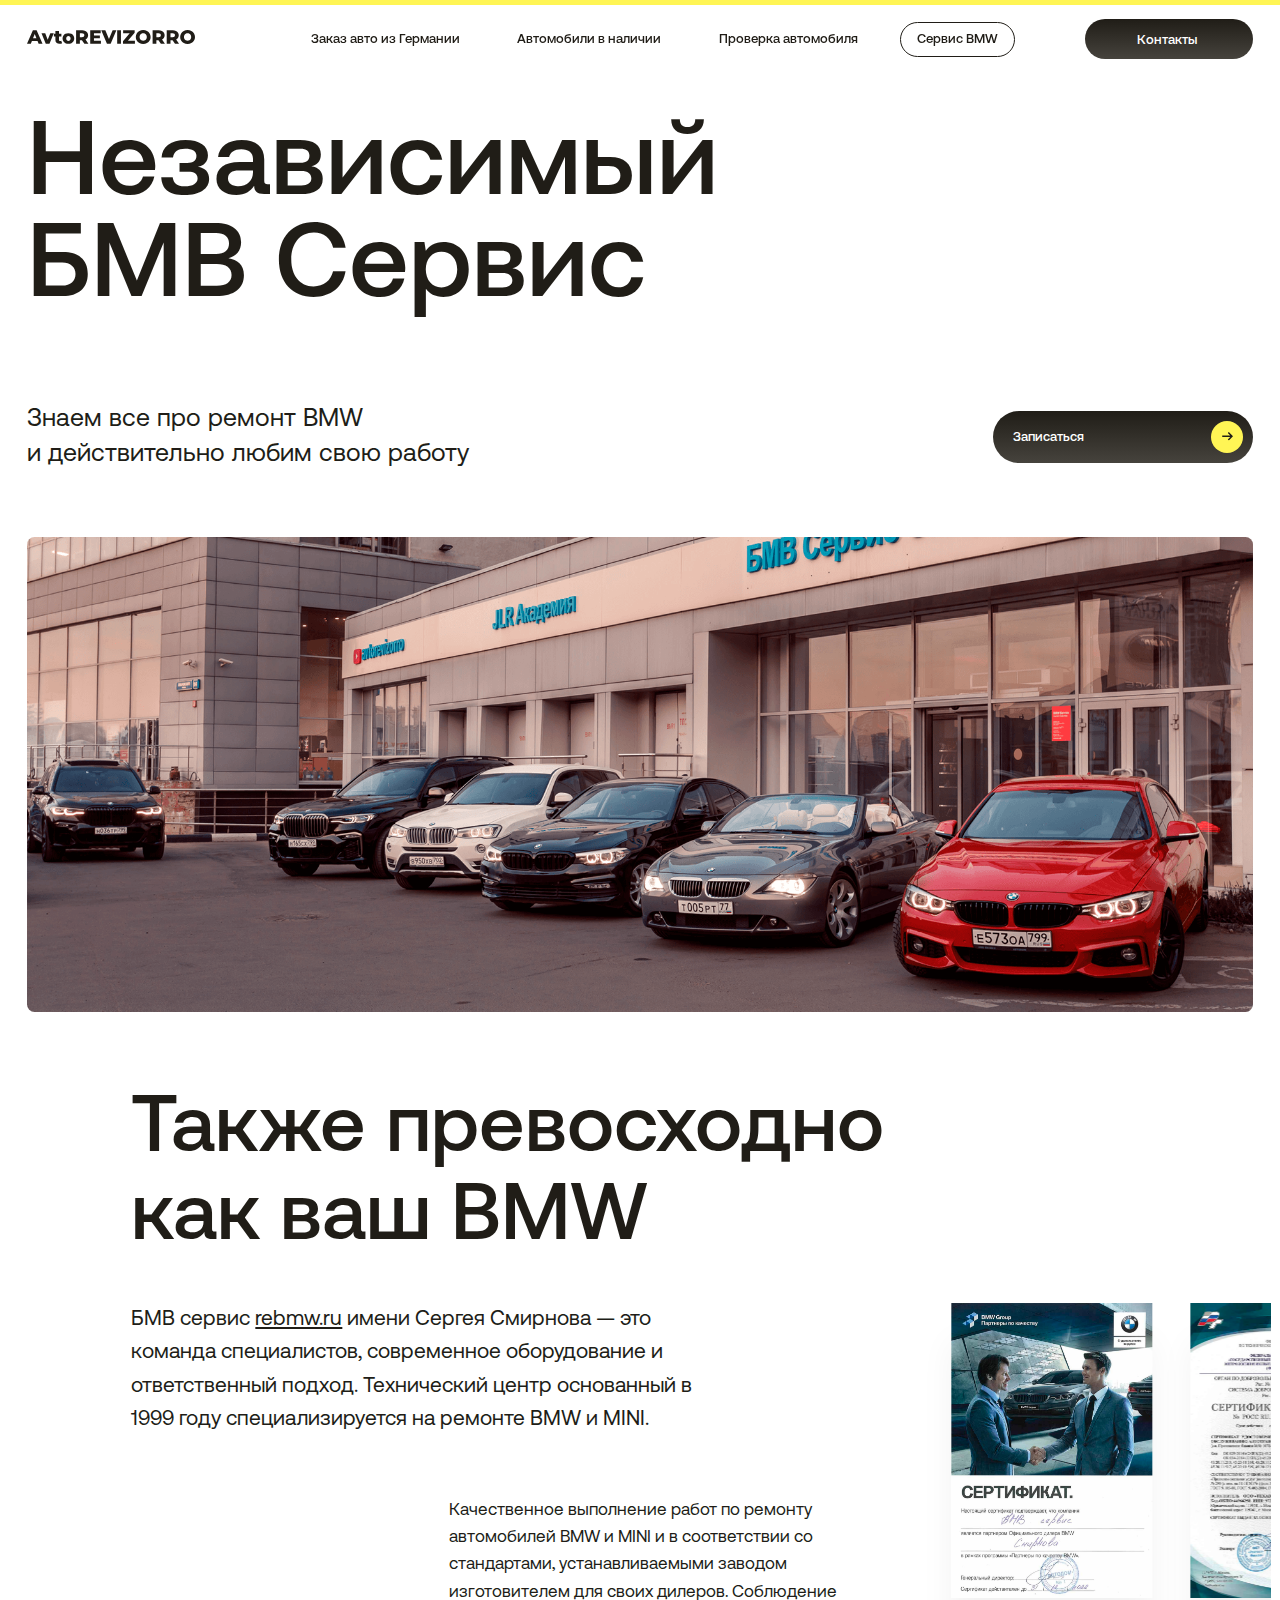
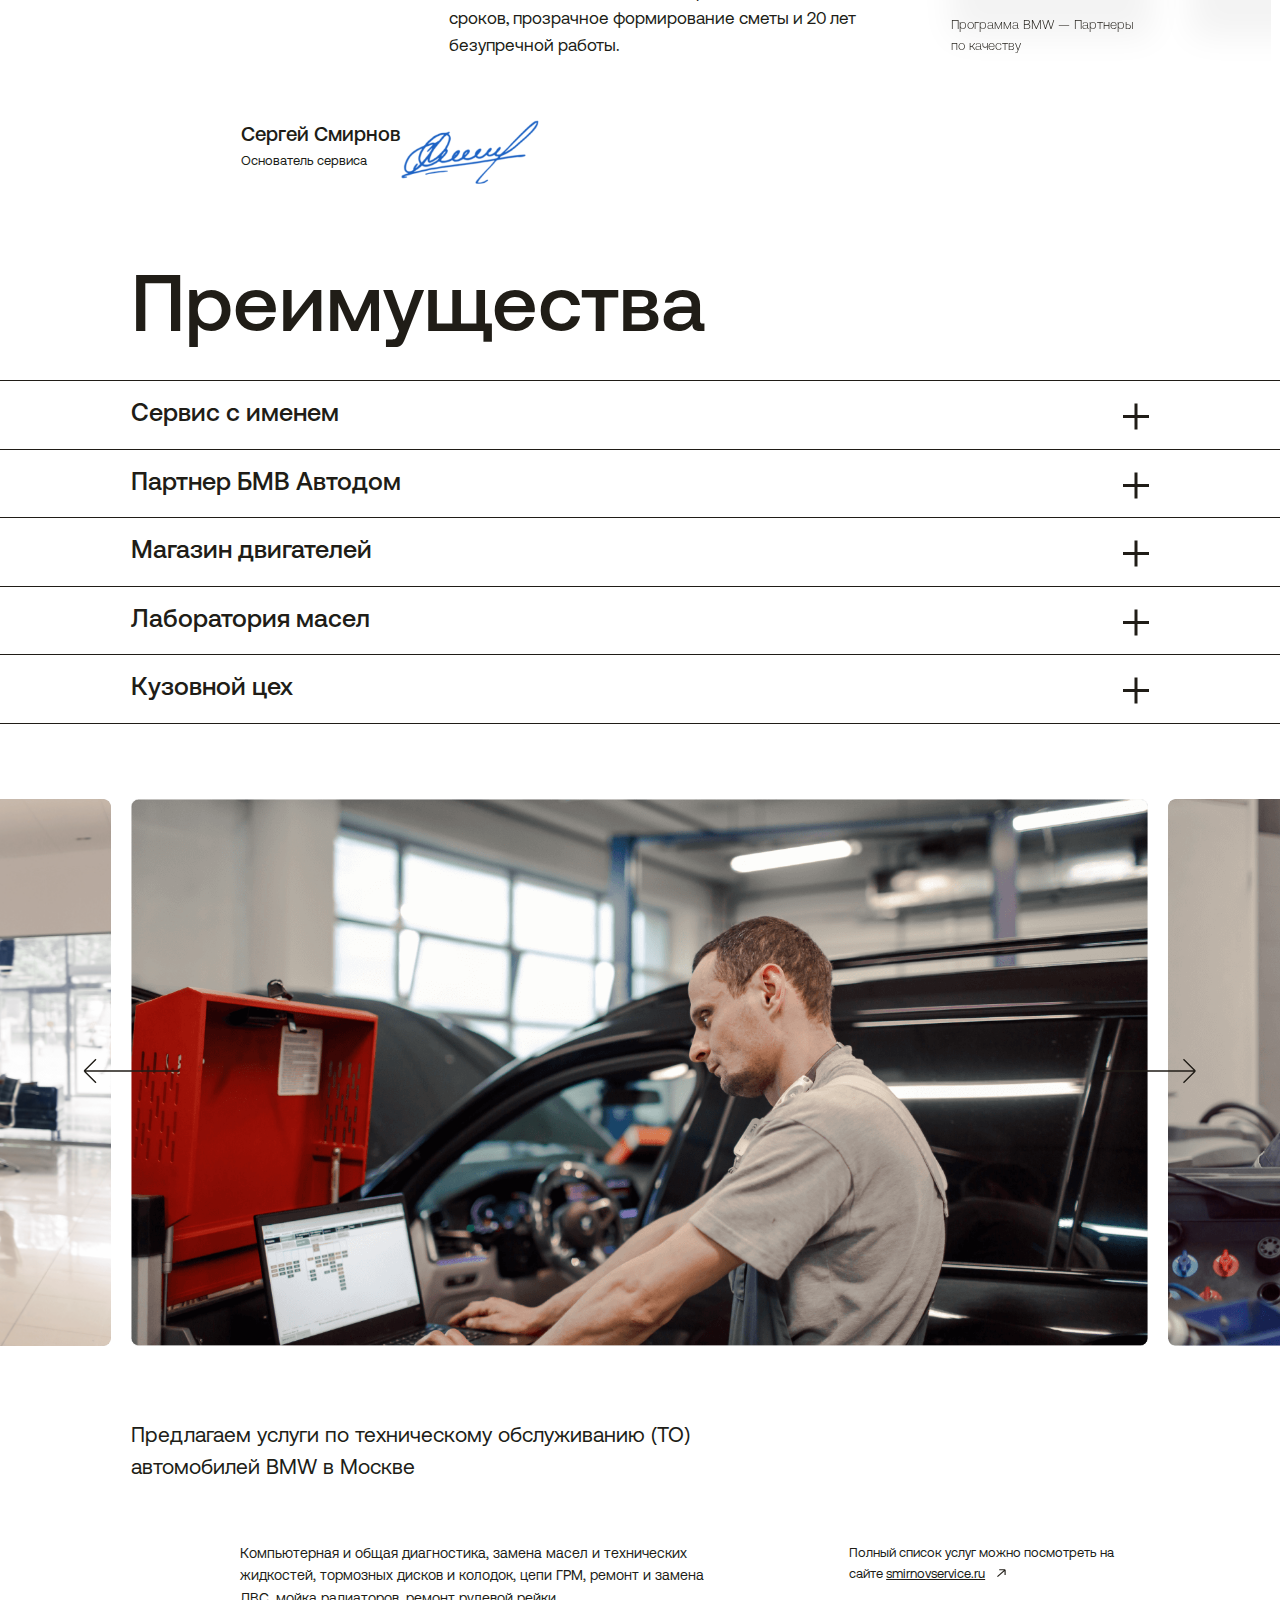
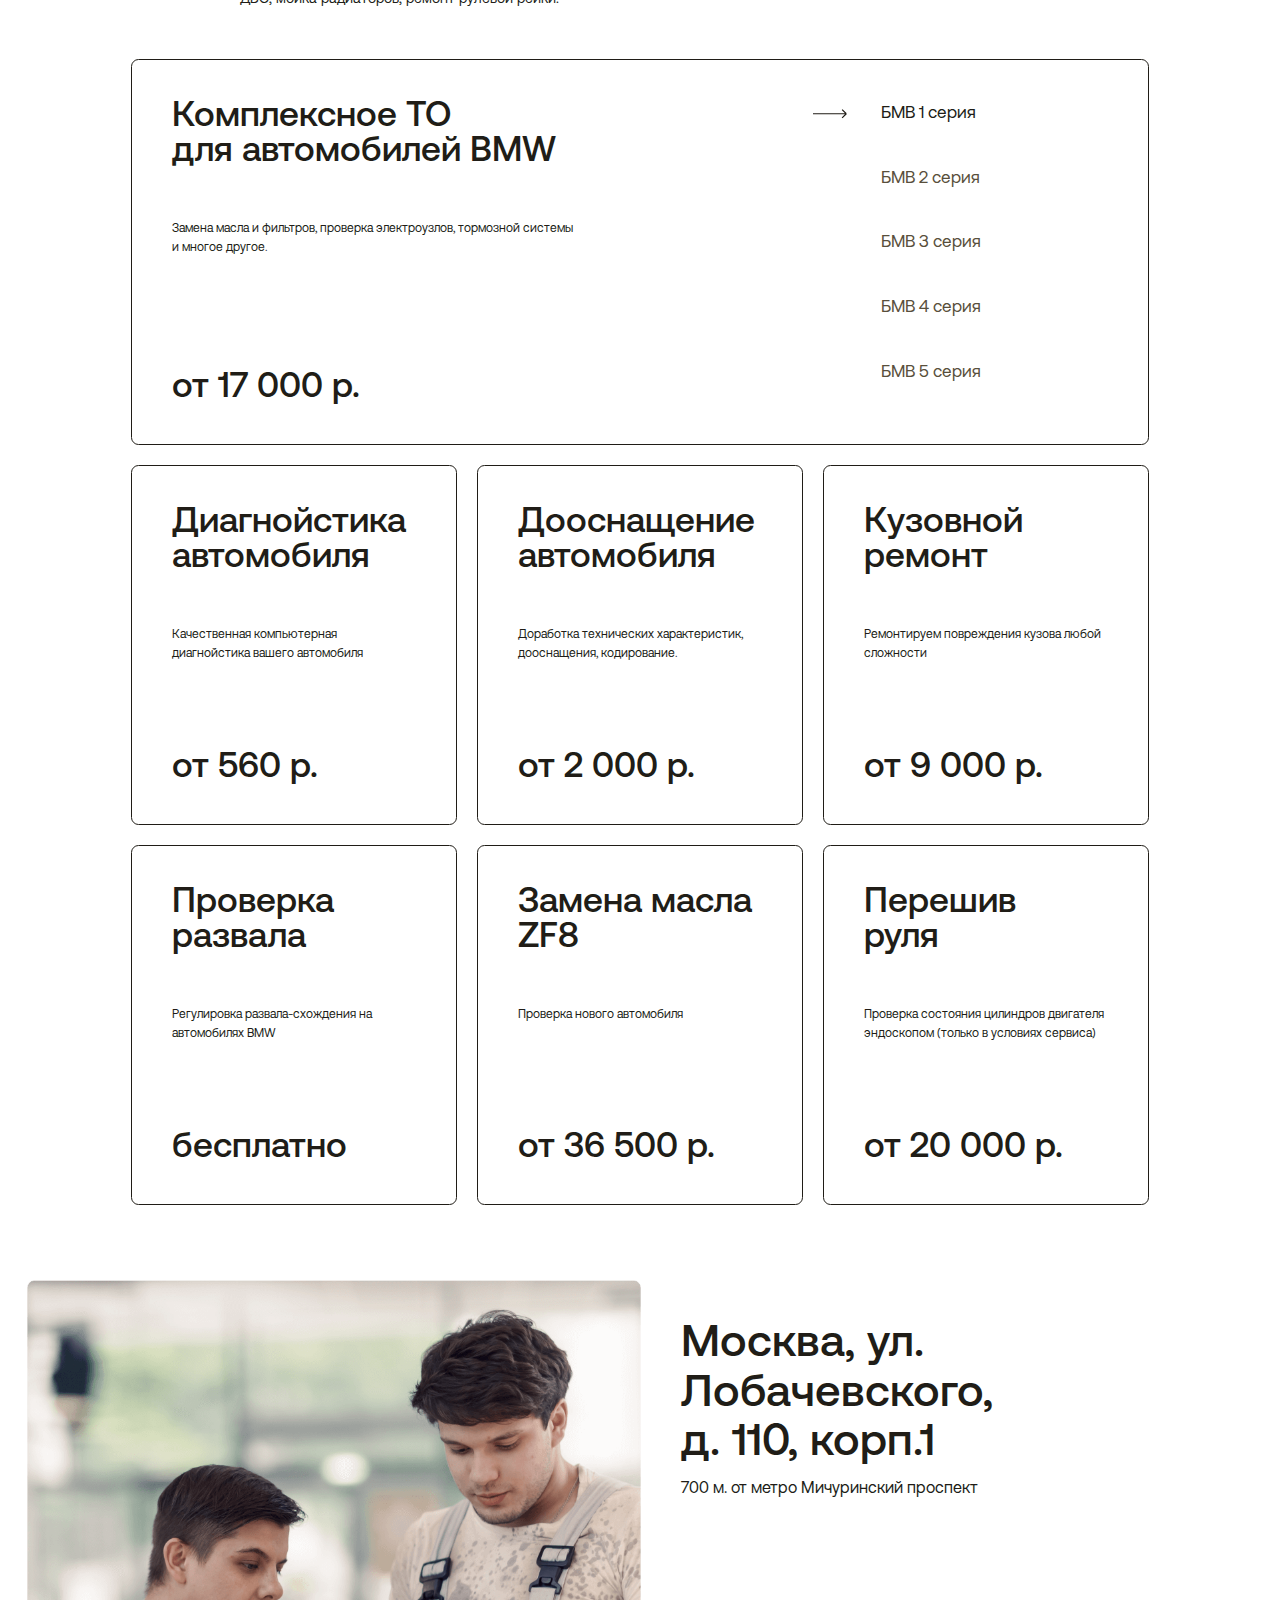
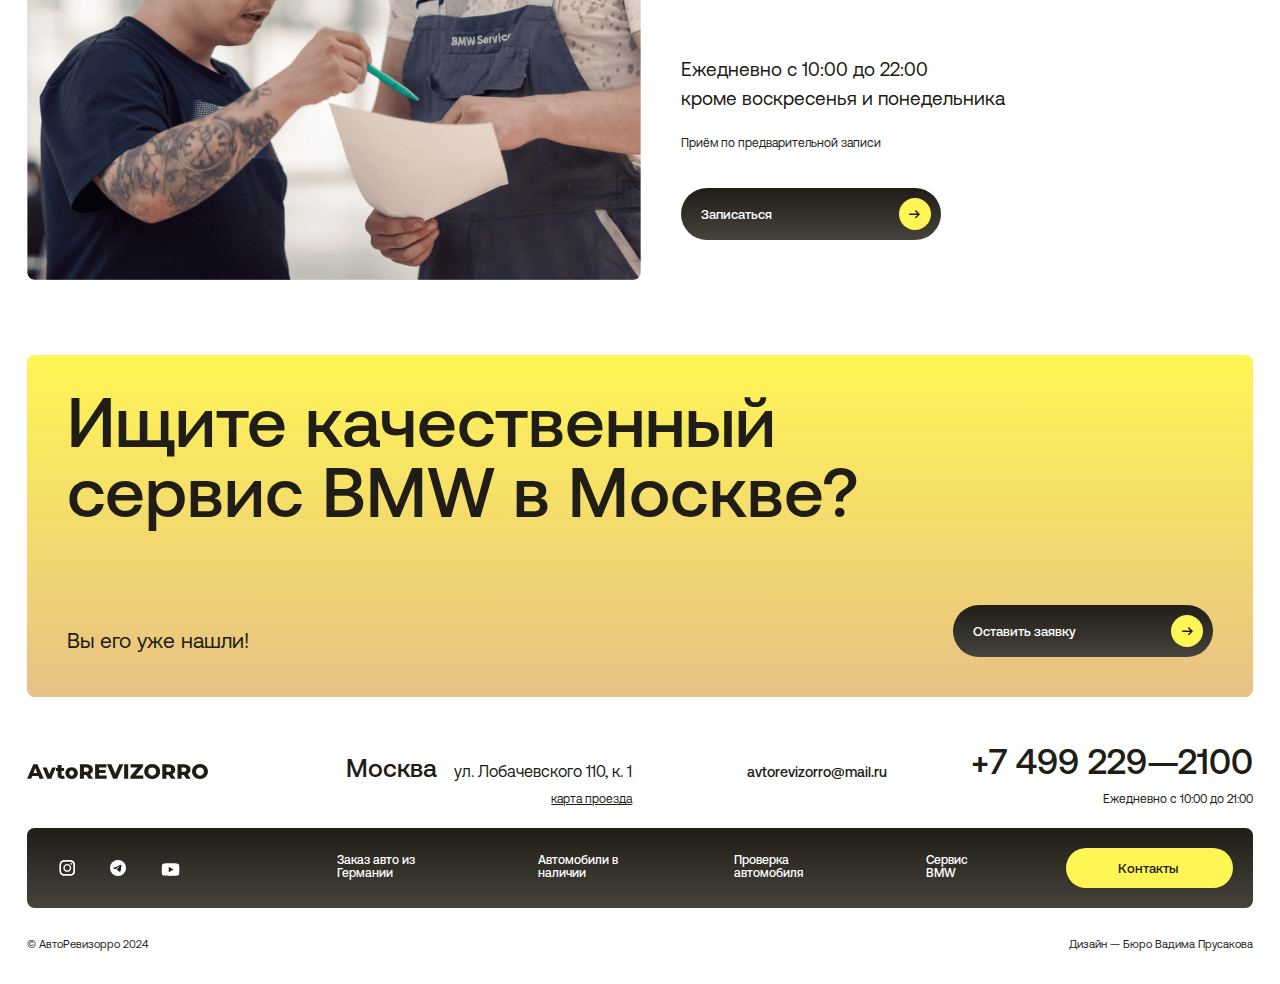
<file: service.html>
<!DOCTYPE html>
<html lang="ru">
<head>
	<meta charset="UTF-8">
	<meta name="viewport" content="width=device-width, initial-scale=1.0, shrink-to-fit=no, user-scalable=no">
	<meta content="telephone=no" name="format-detection" />
	<link rel="stylesheet" href="assets/css/style.css">
	<link rel="stylesheet" href="assets/css/swiper-bundle.min.css">
	<link rel="icon" href="favicon.ico">
	<title>AvtoREVIZORRO</title>
</head>
<body>
	<!--Sprite-->
	<svg style="display: none;">
		<symbol id="logo-icon" viewBox="0 0 362.982 30.0293">
			<g>
				<path id="Vector" d="M346.943 23.2832C348.404 23.2832 349.714 22.9375 350.904 22.2598C352.078 21.5664 353.012 20.6016 353.705 19.3672C354.398 18.1016 354.729 16.6562 354.729 15.0449C354.729 13.418 354.383 11.9883 353.705 10.7539C353.012 9.48828 352.078 8.50977 350.904 7.83203C349.729 7.13867 348.404 6.80664 346.943 6.80664C345.482 6.80664 344.172 7.1543 342.982 7.83203C341.807 8.52344 340.874 9.48828 340.181 10.7539C339.488 11.9883 339.157 13.418 339.157 15.0449C339.157 16.6719 339.503 18.1016 340.181 19.3672C340.874 20.6016 341.807 21.5664 342.982 22.2598C344.172 22.9375 345.497 23.2832 346.943 23.2832ZM346.943 30.0293C343.885 30.0293 341.145 29.3828 338.705 28.0879C336.28 26.793 334.383 25.0156 332.982 22.7266C331.611 20.4512 330.919 17.877 330.919 15.0156C330.919 12.1543 331.611 9.59375 332.982 7.30469C334.383 5.0293 336.295 3.23828 338.705 1.94336C341.145 0.648438 343.901 0 346.943 0C349.985 0 352.726 0.648438 355.151 1.94336C357.59 3.23828 359.503 5.01562 360.873 7.30469C362.274 9.57812 362.982 12.1543 362.982 15.0156C362.982 17.877 362.289 20.4375 360.873 22.7266C359.503 25 357.59 26.793 355.151 28.0879C352.726 29.3984 350 30.0293 346.943 30.0293ZM319.654 11.2793C319.654 9.93945 319.232 8.88477 318.373 8.14844C317.515 7.41016 316.265 7.0332 314.578 7.0332L310.045 7.0332L310.045 15.4824L314.578 15.4824C316.25 15.4824 317.515 15.1211 318.373 14.4121C319.232 13.6738 319.654 12.6348 319.654 11.2793ZM314.503 21.793L310.045 21.793L310.045 29.457L301.883 29.457L301.883 0.601562L315.075 0.601562C317.681 0.601562 319.955 1.03906 321.883 1.92773C323.81 2.78711 325.286 4.02148 326.34 5.63281C327.38 7.22852 327.907 9.11133 327.907 11.2793C327.907 13.373 327.41 15.1953 326.416 16.7617C325.452 18.2988 324.066 19.5039 322.259 20.3906L328.479 29.457L319.744 29.457L314.503 21.793ZM289.142 11.2793C289.142 9.93945 288.72 8.88477 287.861 8.14844C287.003 7.41016 285.753 7.0332 284.066 7.0332L279.533 7.0332L279.533 15.4824L284.066 15.4824C285.738 15.4824 287.003 15.1211 287.861 14.4121C288.72 13.6738 289.142 12.6348 289.142 11.2793ZM283.991 21.793L279.533 21.793L279.533 29.457L271.37 29.457L271.37 0.601562L284.563 0.601562C287.169 0.601562 289.443 1.03906 291.37 1.92773C293.298 2.78711 294.774 4.02148 295.828 5.63281C296.867 7.22852 297.395 9.11133 297.395 11.2793C297.395 13.373 296.898 15.1953 295.904 16.7617C294.94 18.2988 293.554 19.5039 291.747 20.3906L297.967 29.457L289.232 29.457L283.991 21.793ZM251.069 23.2832C252.53 23.2832 253.84 22.9375 255.03 22.2598C256.205 21.5664 257.139 20.6016 257.831 19.3672C258.524 18.1016 258.855 16.6562 258.855 15.0449C258.855 13.418 258.509 11.9883 257.831 10.7539C257.139 9.48828 256.205 8.50977 255.03 7.83203C253.855 7.13867 252.53 6.80664 251.069 6.80664C249.608 6.80664 248.298 7.1543 247.108 7.83203C245.934 8.52344 245 9.48828 244.307 10.7539C243.614 11.9883 243.283 13.418 243.283 15.0449C243.283 16.6719 243.63 18.1016 244.307 19.3672C245 20.6016 245.934 21.5664 247.108 22.2598C248.298 22.9375 249.608 23.2832 251.069 23.2832ZM251.069 30.0293C248.012 30.0293 245.271 29.3828 242.831 28.0879C240.407 26.793 238.509 25.0156 237.108 22.7266C235.738 20.4512 235.045 17.877 235.045 15.0156C235.045 12.1543 235.738 9.59375 237.108 7.30469C238.509 5.0293 240.422 3.23828 242.831 1.94336C245.271 0.648438 248.027 0 251.069 0C254.127 0 256.852 0.648438 259.277 1.94336C261.717 3.23828 263.63 5.01562 265 7.30469C266.401 9.57812 267.108 12.1543 267.108 15.0156C267.108 17.877 266.416 20.4375 265 22.7266C263.63 25 261.717 26.793 259.277 28.0879C256.852 29.3984 254.127 30.0293 251.069 30.0293ZM233.193 22.9824L233.193 29.457L207.349 29.457L207.349 24.3516L221.898 7.07812L207.726 7.07812L207.726 0.601562L232.575 0.601562L232.575 5.70703L218.027 22.9824L233.193 22.9824ZM194.819 0.601562L202.982 0.601562L202.982 29.457L194.819 29.457L194.819 0.601562ZM193.133 0.601562L180.768 29.457L172.726 29.457L160.407 0.601562L169.232 0.601562L177.063 19.3984L185.06 0.601562L193.133 0.601562ZM159.744 23.1484L159.744 29.457L136.581 29.457L136.581 0.601562L159.217 0.601562L159.217 6.91211L144.669 6.91211L144.669 11.7773L157.485 11.7773L157.485 17.877L144.669 17.877L144.669 23.1484L159.744 23.1484ZM123.825 11.2793C123.825 9.93945 123.404 8.88477 122.545 8.14844C121.687 7.41016 120.437 7.0332 118.75 7.0332L114.217 7.0332L114.217 15.4824L118.75 15.4824C120.422 15.4824 121.687 15.1211 122.545 14.4121C123.404 13.6738 123.825 12.6348 123.825 11.2793ZM118.675 21.793L114.217 21.793L114.217 29.457L106.054 29.457L106.054 0.601562L119.247 0.601562C121.852 0.601562 124.126 1.03906 126.054 1.92773C127.982 2.78711 129.458 4.02148 130.512 5.63281C131.551 7.22852 132.078 9.11133 132.078 11.2793C132.078 13.373 131.581 15.1953 130.587 16.7617C129.624 18.2988 128.238 19.5039 126.431 20.3906L132.651 29.457L123.916 29.457L118.675 21.793ZM89.4579 23.6152C90.8284 23.6152 91.9578 23.1484 92.8313 22.2129C93.7048 21.25 94.1566 19.9395 94.1566 18.2539C94.1566 16.5957 93.7198 15.3164 92.8313 14.3828C91.9578 13.4492 90.8284 12.9824 89.4579 12.9824C88.0874 12.9824 86.9579 13.4492 86.0844 14.3828C85.2108 15.3164 84.759 16.6113 84.759 18.2539C84.759 19.9238 85.1958 21.25 86.0844 22.2129C86.9579 23.1484 88.0723 23.6152 89.4579 23.6152ZM89.4579 29.834C87.0632 29.834 84.9097 29.3379 82.9819 28.3438C81.0542 27.3496 79.5482 25.9785 78.4487 24.2168C77.3795 22.4551 76.8374 20.4668 76.8374 18.2383C76.8374 16.0391 77.3645 14.0664 78.4487 12.3047C79.5482 10.543 81.0392 9.1875 82.9368 8.22266C84.8645 7.22852 87.0331 6.73242 89.4427 6.73242C91.8674 6.73242 94.0361 7.22852 95.9487 8.22266C97.8916 9.20117 99.3826 10.5566 100.452 12.3184C101.521 14.0508 102.063 16.0234 102.063 18.2539C102.063 20.4824 101.521 22.4707 100.452 24.2324C99.3826 25.9941 97.8765 27.3652 95.9639 28.3594C94.0361 29.3379 91.8674 29.834 89.4579 29.834ZM75.8735 28.5547C75.2108 28.9609 74.3976 29.2773 73.4489 29.5039C72.515 29.7285 71.506 29.834 70.4368 29.834C67.5302 29.834 65.2861 29.127 63.7198 27.6953C62.1536 26.2656 61.3705 24.1406 61.3705 21.3105L61.3705 13.7949L58.1174 13.7949L58.1174 7.95117L61.3705 7.95117L61.3705 2.13867L69.2018 2.13867L69.2018 7.95117L74.3073 7.95117L74.3073 13.8105L69.2018 13.8105L69.2018 21.2344C69.2018 22.0332 69.4126 22.666 69.8193 23.1328C70.256 23.5684 70.8434 23.7949 71.5511 23.7949C72.4548 23.7949 73.2531 23.5547 73.9458 23.0879L75.8735 28.5547ZM57.8163 7.12305L48.5844 29.457L40.5121 29.457L31.3253 7.12305L39.3674 7.12305L44.7289 20.7676L50.3765 7.12305L57.8163 7.12305ZM20.4066 17.832L16.7018 8.59961L12.9969 17.832L20.4066 17.832ZM22.8011 23.8555L10.6024 23.8555L8.32837 29.457L0 29.457L12.741 0.601562L20.7831 0.601562L33.5542 29.457L25.0602 29.457L22.8011 23.8555Z" fill-opacity="1.000000" fill-rule="nonzero"/>
			</g>
		</symbol>
		<symbol id="arrow-icon" viewBox="0 0 18.7572 14.7571">
			<g>
				<path id="Vector 4" d="M0 7.37854L17 7.37854M10.5778 13.8785L17 7.37854L10.5778 0.87854" stroke-opacity="1.000000" stroke-width="2.500000"/>
			</g>
		</symbol>
		<symbol id="plus-icon" viewBox="0 0 16 16">
			<g>
				<rect x="7" width="2" height="16"/>
				<rect x="16" y="7" width="2" height="16" transform="rotate(90 16 7)" />
			</g>
		</symbol>
		<symbol id="play-icon" viewBox="0 0 17 20">
			<g>
				<path d="M17 10L0.499999 19.5263L0.5 0.47372L17 10Z"/>
			</g>
		</symbol>
		<symbol id="arrow-long" viewBox="0 0 208 55">
			<g>
				<path d="M208 27.5H3M3 27.5L28.5 2M3 27.5L28.5 53" stroke-width="3"/>
			</g>
		</symbol>
		<symbol id="arrow-long_r" viewBox="0 0 104 55">
			<g>
				<path d="M208 27.5H3M3 27.5L28.5 2M3 27.5L28.5 53" stroke-width="3"/>
			</g>
		</symbol>
		<symbol id="arrow-long_xx" viewBox="0 0 498 55">
			<g>
				<path d="M0 27.5H495M495 27.5L469.5 2M495 27.5L469.5 53" stroke-width="3"/>
			</g>
		</symbol>
		<symbol id="tg-icon" viewBox="0 0 23 23">
			<g>
				<path fill-rule="evenodd" clip-rule="evenodd" d="M1.58113 9.90135C7.75513 6.65552 11.8721 4.51567 13.932 3.4818C19.8136 0.529891 21.0357 0.0171128 21.8323 0.000180535C22.0075 -0.00354352 22.3992 0.0488489 22.6529 0.297298C22.8672 0.507084 22.9262 0.790475 22.9544 0.989374C22.9826 1.18827 23.0177 1.64137 22.9898 1.99541C22.6711 6.03635 21.2919 15.8426 20.5903 20.3686C20.2935 22.2836 19.7089 22.9258 19.143 22.9886C17.9131 23.1252 16.9792 22.0078 15.788 21.0656C13.924 19.5912 12.8709 18.6734 11.0616 17.2347C8.97061 15.572 10.3261 14.6581 11.5178 13.1646C11.8296 12.7738 17.2485 6.82622 17.3534 6.28669C17.3665 6.21921 17.3787 5.96768 17.2549 5.83487C17.131 5.70205 16.9483 5.74747 16.8164 5.78359C16.6294 5.83479 13.6517 8.20974 7.88309 12.9084C7.03787 13.6088 6.27229 13.95 5.58635 13.9321C4.83017 13.9124 3.37557 13.4162 2.29422 12.9921C0.967909 12.4718 -0.0862189 12.1968 0.00557197 11.3133C0.0533823 10.8531 0.578568 10.3824 1.58113 9.90135Z"/>
			</g>
		</symbol>
		<symbol id="inst-icon" viewBox="0 0 25 25">
			<g>
				<path d="M24.8568 7.41817C24.7992 6.14125 24.5929 5.26756 24.3003 4.50429C23.9932 3.71702 23.5854 3.04495 22.9186 2.38249C22.2517 1.72002 21.5849 1.30238 20.7981 0.999954C20.0352 0.702326 19.1621 0.500706 17.8859 0.443101C16.605 0.385495 16.1972 0.371094 12.9444 0.371094C9.68686 0.371094 9.27906 0.385495 8.00291 0.443101C6.72675 0.500706 5.85359 0.707126 5.09078 0.999954C4.29917 1.30718 3.62751 1.71522 2.96545 2.38249C2.30338 3.04975 1.88599 3.71702 1.58374 4.50429C1.29109 5.26756 1.0848 6.14125 1.02722 7.41817C0.969654 8.69989 0.955261 9.10793 0.955261 12.3626C0.955261 15.6222 0.969654 16.0302 1.02722 17.3071C1.0848 18.584 1.29109 19.4577 1.58374 20.221C1.89079 21.0083 2.29858 21.6803 2.96545 22.3428C3.62751 23.0101 4.29917 23.4229 5.08598 23.7253C5.84879 24.023 6.72195 24.2246 7.99811 24.2822C9.27906 24.3398 9.68686 24.3542 12.9396 24.3542C16.1972 24.3542 16.605 24.3398 17.8811 24.2822C19.1573 24.2246 20.0304 24.0182 20.7933 23.7253C21.5801 23.4181 22.2517 23.0101 22.9138 22.3428C23.5758 21.6755 23.9932 21.0083 24.2955 20.221C24.5929 19.4577 24.7944 18.584 24.852 17.3071C24.9096 16.0254 24.924 15.6174 24.924 12.3626C24.924 9.10793 24.9144 8.69509 24.8568 7.41817ZM22.7027 17.2111C22.6499 18.3824 22.4532 19.0209 22.2901 19.4385C22.0742 19.9954 21.8103 20.3986 21.3882 20.8211C20.966 21.2435 20.5678 21.4979 20.0065 21.7235C19.5843 21.8868 18.9462 22.0836 17.7804 22.1364C16.5186 22.194 16.1396 22.2084 12.9348 22.2084C9.73003 22.2084 9.35103 22.194 8.08926 22.1364C6.91865 22.0836 6.28057 21.8868 5.86318 21.7235C5.30667 21.5075 4.90367 21.2435 4.48148 20.8211C4.0593 20.3986 3.80502 20.0002 3.57954 19.4385C3.41642 19.0161 3.21972 18.3776 3.16695 17.2111C3.10937 15.9486 3.09498 15.5694 3.09498 12.3626C3.09498 9.15594 3.10937 8.7767 3.16695 7.51418C3.21972 6.34287 3.41642 5.70441 3.57954 5.28677C3.79543 4.72991 4.0593 4.32667 4.48148 3.90423C4.90367 3.48179 5.30187 3.22737 5.86318 3.00175C6.28537 2.83853 6.92345 2.64171 8.08926 2.58891C9.35103 2.5313 9.73003 2.5169 12.9348 2.5169C16.1396 2.5169 16.5186 2.5313 17.7804 2.58891C18.951 2.64171 19.5891 2.83853 20.0065 3.00175C20.563 3.21777 20.966 3.48179 21.3882 3.90423C21.8103 4.32667 22.0646 4.72511 22.2901 5.28677C22.4532 5.70921 22.6499 6.34767 22.7027 7.51418C22.7603 8.7767 22.7747 9.15594 22.7747 12.3626C22.7747 15.5694 22.7555 15.9486 22.7027 17.2111Z"/>
				<path d="M12.9349 6.19922C9.52861 6.19922 6.7748 8.95948 6.7748 12.363C6.7748 15.7713 9.5334 18.5268 12.9349 18.5268C16.3364 18.5268 19.095 15.7617 19.095 12.363C19.095 8.95468 16.3412 6.19922 12.9349 6.19922ZM12.9349 16.3618C10.728 16.3618 8.9385 14.5712 8.9385 12.363C8.9385 10.1548 10.728 8.36423 12.9349 8.36423C15.1418 8.36423 16.9313 10.1548 16.9313 12.363C16.9313 14.5712 15.1418 16.3618 12.9349 16.3618Z"/>
				<path d="M19.3348 7.39883C20.1297 7.39883 20.7741 6.75406 20.7741 5.95869C20.7741 5.16333 20.1297 4.51855 19.3348 4.51855C18.5399 4.51855 17.8956 5.16333 17.8956 5.95869C17.8956 6.75406 18.5399 7.39883 19.3348 7.39883Z"/>
				<path d="M0.940857 12.3626C0.940857 15.6222 0.95525 16.0302 1.01282 17.3071C1.07039 18.584 1.27669 19.4577 1.56934 20.221C1.87638 21.0083 2.28418 21.6803 2.95104 22.3428C3.61311 23.0053 4.28477 23.4229 5.07157 23.7253C5.83439 24.023 6.70755 24.2246 7.9837 24.2822C9.26466 24.3398 9.67245 24.3542 12.9252 24.3542C16.1828 24.3542 16.5906 24.3398 17.8667 24.2822C19.1429 24.2246 20.016 24.0182 20.7788 23.7253C21.5657 23.4181 22.2373 23.0101 22.8994 22.3428C23.5614 21.6803 23.9788 21.0083 24.2811 20.221C24.5785 19.4577 24.78 18.584 24.8376 17.3071C24.8952 16.0254 24.9096 15.6174 24.9096 12.3626C24.9096 9.10313 24.8952 8.69509 24.8376 7.41817C24.78 6.14125 24.5737 5.26756 24.2811 4.50429C23.974 3.71702 23.5662 3.04495 22.8994 2.38249C22.2421 1.71522 21.5704 1.30238 20.7836 0.999954C20.0208 0.702326 19.1477 0.500706 17.8715 0.443101C16.5906 0.385495 16.1828 0.371094 12.93 0.371094C9.67245 0.371094 9.26466 0.385495 7.9885 0.443101C6.71235 0.500706 5.83919 0.707126 5.07637 0.999954C4.28957 1.30718 3.61791 1.71522 2.95584 2.38249C2.29377 3.04975 1.87638 3.71702 1.57414 4.50429C1.27669 5.26756 1.07039 6.14125 1.01282 7.41817C0.95525 8.69509 0.940857 9.10313 0.940857 12.3626ZM3.10457 12.3626C3.10457 9.16074 3.11896 8.7767 3.17653 7.51418C3.2293 6.34287 3.426 5.70441 3.58912 5.28677C3.80501 4.72991 4.06888 4.32667 4.49107 3.90423C4.91325 3.48179 5.31145 3.22737 5.87277 3.00175C6.29496 2.83853 6.93303 2.64171 8.09885 2.58891C9.36061 2.5313 9.73962 2.5169 12.9444 2.5169C16.1492 2.5169 16.5282 2.5313 17.79 2.58891C18.9606 2.64171 19.5986 2.83853 20.016 3.00175C20.5726 3.21777 20.9755 3.48179 21.3977 3.90423C21.8199 4.32667 22.0742 4.72511 22.2997 5.28677C22.4628 5.70921 22.6595 6.34767 22.7123 7.51418C22.7698 8.7767 22.7842 9.15594 22.7842 12.3626C22.7842 15.5694 22.7698 15.9486 22.7123 17.2111C22.6595 18.3824 22.4628 19.0209 22.2997 19.4385C22.0838 19.9954 21.8199 20.3986 21.3977 20.8211C20.9755 21.2435 20.5774 21.4979 20.016 21.7235C19.5938 21.8868 18.9558 22.0836 17.79 22.1364C16.5282 22.194 16.1492 22.2084 12.9444 22.2084C9.73962 22.2084 9.36061 22.194 8.09885 22.1364C6.92824 22.0836 6.29016 21.8868 5.87277 21.7235C5.31625 21.5075 4.91325 21.2435 4.49107 20.8211C4.06888 20.3986 3.81461 20.0002 3.58912 19.4385C3.426 19.0161 3.2293 18.3776 3.17653 17.2111C3.11416 15.9486 3.10457 15.5646 3.10457 12.3626Z"/>
			</g>
		</symbol>
		<symbol id="telegram-icon" viewBox="0 0 25 25">
			<g>

				<path fill-rule="evenodd" clip-rule="evenodd" d="M5.81522 12.2359C9.311 10.7128 11.6421 9.70875 12.8084 9.22362C16.1386 7.83849 16.8306 7.59787 17.2816 7.58993C17.3808 7.58818 17.6026 7.61277 17.7463 7.72935C17.8676 7.82778 17.901 7.96076 17.917 8.05409C17.9329 8.14742 17.9528 8.36003 17.937 8.52616C17.7565 10.4223 16.9757 15.0237 16.5784 17.1475C16.4103 18.0461 16.0793 18.3474 15.7589 18.3769C15.0625 18.441 14.5337 17.9167 13.8593 17.4745C12.8039 16.7827 12.2076 16.352 11.1832 15.6769C9.99922 14.8967 10.7667 14.4679 11.4414 13.7671C11.618 13.5837 14.6863 10.7929 14.7456 10.5398C14.7531 10.5081 14.76 10.3901 14.6898 10.3278C14.6197 10.2654 14.5162 10.2868 14.4416 10.3037C14.3357 10.3277 12.6497 11.4421 9.38345 13.6469C8.90488 13.9755 8.4714 14.1357 8.08302 14.1273C7.65486 14.118 6.83125 13.8852 6.21898 13.6862C5.46801 13.442 4.87115 13.313 4.92312 12.8984C4.95019 12.6825 5.24756 12.4616 5.81522 12.2359Z"/>
			</g>
		</symbol>
		<symbol id="yt-icon" viewBox="0 0 30 30">
				<g clip-path="url(#clip0_1297_9343)">
					<path d="M28.7265 8.26367C28.398 7.04377 27.4362 6.08193 26.2163 5.7535C23.9876 5.14355 15.073 5.14355 15.073 5.14355C15.073 5.14355 6.15843 5.14355 3.92978 5.73004C2.73335 6.05847 1.74805 7.04377 1.41962 8.26367C0.83313 10.4923 0.83313 15.1138 0.83313 15.1138C0.83313 15.1138 0.83313 19.7588 1.41962 21.964C1.74805 23.1839 2.70989 24.1457 3.92978 24.4742C6.18189 25.0841 15.073 25.0841 15.073 25.0841C15.073 25.0841 23.9876 25.0841 26.2163 24.4976C27.4362 24.1692 28.398 23.2074 28.7265 21.9875C29.3129 19.7588 29.3129 15.1373 29.3129 15.1373C29.3129 15.1373 29.3364 10.4923 28.7265 8.26367Z"/>
					<path d="M12.2344 19.383L19.6476 15.1134L12.2344 10.8438V19.383Z"/>
				</g>
		</symbol>
	</svg>
	<!--/sprite-->

	<div class="wrapper">
		<header class="header">
			<div class="container">
				<div class="header__inner">
					<a href="/" class="header__logo">
						<svg>
							<use xlink:href="#logo-icon"></use>
						</svg>
					</a>
					<div class="header__menu">
						<div class="header__menu-inner">
							<div class="header__close">
								<img src="assets/images/close.svg" alt="">
								<span>Закрыть</span>
							</div>
							<nav class="header__nav">
								<a href="order.html" class="header__link">
									<span>Заказ авто из Германии</span>
								</a>
								<a href="cars.html" class="header__link">
									<span>Автомобили в наличии </span>
								</a>
								<a href="check.html" class="header__link">
									<span>Проверка автомобиля </span>
								</a>
								<a href="service.html" class="header__link active">
									<span>Сервис BMW</span>
								</a>
								<div class="header__buttons">
									<a href="contact.html" class="header__btn">
										<span>Контакты</span>
										<span>
											<svg>
												<use xlink:href="#arrow-icon"></use>
											</svg>
										</span>
									</a>
								</div>
							</nav>
						</div>
					</div>
					<div class="header__burger">
						<img src="assets/images/burger.svg" alt="">
						<span>Меню</span>
					</div>
				</div>
			</div>
		</header>
		<main class="main">
			<section class="page-intro section">
				<div class="container">
					<h1 class="title-main">Независимый<br> БМВ Сервис</h1>
					<div class="page-intro__row page-intro__row_center">
						<div class="page-intro__description">Знаем все про ремонт BMW<br> и действительно любим свою работу</div>
						<a href="#" class="btn">
							<span>Записаться</span>
							<span>
								<svg>
									<use xlink:href="#arrow-icon"></use>
								</svg>
							</span>
						</a>
					</div>
					<div class="page-intro__photo">
						<div class="page-intro__photo-wrapper">
							<img src="assets/images/cars-intro.png" srcset="assets/images/bmw-service-intro_mobile.png 1200w, assets/images/bmw-service-intro.png 1920w, assets/images/bmw-service-intro_x.png 2560w" alt="">
						</div>
					</div>
				</div>
			</section><!--/page-intro-->
			<section class="rebmw section">
				<div class="container container_min">
					<h2 class="title">Также превосходно<br> как ваш BMW</h2>
					<div class="rebmw__inner">
						<div class="rebmw__info">
							<div class="rebmw__text">
								<p>БМВ сервис <a href="#">rebmw.ru</a> имени Сергея Смирнова — это команда специалистов, современное оборудование и ответственный подход. Технический центр основанный в 1999 году специализируется на ремонте BMW и MINI.</p>
							</div>
							<div class="rebmw__subtext">
								<p>Качественное выполнение работ по ремонту автомобилей BMW и MINI и в соответствии со стандартами, устанавливаемыми заводом изготовителем для своих дилеров. Соблюдение сроков, прозрачное формирование сметы и 20 лет безупречной работы.</p>
							</div>
							<div class="rebmw__founder">
								<div class="rebmw__founder-info">
									<div class="rebmw__founder-name">Сергей Смирнов</div>
									<div class="rebmw__founder-stat">Основатель сервиса</div>
								</div>
								<div class="rebmw__founder-sign">
									<img src="assets/images/sign.png" srcset=" assets/images/sign.png 1920w, assets/images/sign-x.png 2560w" alt="">
								</div>
							</div>
						</div>
						<div class="rebmw__certificates certificates swiper">
							<div class="swiper-wrapper">
								<div class="certificates__slide swiper-slide">
									<div class="certificates__photo">
										<img src="assets/images/certificate_1.png" srcset=" assets/images/certificate_1.png 1920w, assets/images/certificate_1_x.png 2560w" alt="">
									</div>
									<div class="certificates__description">Программа BMW — Партнеры<br> по качеству</div>
								</div>
								<div class="certificates__slide swiper-slide">
									<div class="certificates__photo">
										<img src="assets/images/certificate_2.png" srcset=" assets/images/certificate_2.png 1920w, assets/images/certificate_2_x.png 2560w" alt="">
									</div>
								</div>
								<div class="certificates__slide swiper-slide">
									<div class="certificates__photo">
										<img src="assets/images/certificate_1.png" srcset=" assets/images/certificate_1.png 1920w, assets/images/certificate_1_x.png 2560w" alt="">
									</div>
									<div class="certificates__description">Программа BMW — Партнеры<br> по качеству</div>
								</div>
								<div class="certificates__slide swiper-slide">
									<div class="certificates__photo">
										<img src="assets/images/certificate_2.png" srcset=" assets/images/certificate_2.png 1920w, assets/images/certificate_2_x.png 2560w" alt="">
									</div>
								</div>
							</div>
							<div class="slider-arrows">
								<div class="slider-arrow slider-arrow_next">
									<svg>
										<use xlink:href="#arrow-long"></use>
									</svg>
								</div>
							</div><!--/slider-arrows-->
						</div>
					</div>
				</div>
			</section><!--/rebmw-->
			<section class="faq faq_qa section">
				<div class="container container_min">
					<h2 class="title mb-50">Преимущества</h2>
				</div>
				<div class="faq__item">
					<div class="container container_min">
						<div class="faq__question">
							<span>Сервис с именем</span>
							<div class="faq__icon"></div>
						</div>
						<div class="faq__answer">
							<div class="faq__info">
								<div class="faq__text">
									<p>Сделано простыми людьми. Просто профессионалами любимого дела и любителями всего профессионального.</p>
								</div>
							</div>
						</div>
					</div>
				</div><!--/faq__item-->
				<div class="faq__item">
					<div class="container container_min">
						<div class="faq__question">
							<span>Партнер БМВ Автодом</span>
							<div class="faq__icon"></div>
						</div>
						<div class="faq__answer">
							<div class="faq__info">
								<div class="faq__text">
									<p>Сделано простыми людьми. Просто профессионалами любимого дела и любителями всего профессионального.</p>
								</div>
							</div>
						</div>
					</div>
				</div><!--/faq__item-->
				<div class="faq__item">
					<div class="container container_min">
						<div class="faq__question">
							<span>Магазин двигателей</span>
							<div class="faq__icon"></div>
						</div>
						<div class="faq__answer">
							<div class="faq__info">
								<div class="faq__text">
									<p>Сделано простыми людьми. Просто профессионалами любимого дела и любителями всего профессионального.</p>
								</div>
							</div>
						</div>
					</div>
				</div><!--/faq__item-->
				<div class="faq__item">
					<div class="container container_min">
						<div class="faq__question">
							<span>Лаборатория масел</span>
							<div class="faq__icon"></div>
						</div>
						<div class="faq__answer">
							<div class="faq__info">
								<div class="faq__text">
									<p>Сделано простыми людьми. Просто профессионалами любимого дела и любителями всего профессионального.</p>
								</div>
							</div>
						</div>
					</div>
				</div><!--/faq__item-->
				<div class="faq__item">
					<div class="container container_min">
						<div class="faq__question">
							<span>Кузовной цех</span>
							<div class="faq__icon"></div>
						</div>
						<div class="faq__answer">
							<div class="faq__info">
								<div class="faq__text">
									<p>Сделано простыми людьми. Просто профессионалами любимого дела и любителями всего профессионального.</p>
								</div>
							</div>
						</div>
					</div>
				</div><!--/faq__item-->
			</section><!--/faq-->
			<div class="photo-slider section">
				<div class="container container_min">
					<div class="photo-slider__inner swiper">
						<div class="swiper-wrapper">
							<div class="photo-slider__slide swiper-slide">
								<img src="assets//images/photo-slide_1.png" srcset="assets/images/photo-slide_1.png 1920w, assets/images/photo-slide_1_x.png 2560w, assets/images/photo-slide_1_2x.png 4000w," alt="">
							</div>
							<div class="photo-slider__slide swiper-slide">
								<img src="assets//images/photo-slide_2.png" srcset="assets/images/photo-slide_2.png 1920w, assets/images/photo-slide_2_x.png 2560w, assets/images/photo-slide_2_2x.png 4000w," alt="">
							</div>
							<div class="photo-slider__slide swiper-slide">
								<img src="assets//images/photo-slide_3.png" srcset="assets/images/photo-slide_3.png 1920w, assets/images/photo-slide_3_x.png 2560w, assets/images/photo-slide_3_2x.png 4000w," alt="">
							</div>
							<div class="photo-slider__slide swiper-slide">
								<img src="assets//images/photo-slide_1.png" srcset="assets/images/photo-slide_1.png 1920w, assets/images/photo-slide_1_x.png 2560w, assets/images/photo-slide_1_2x.png 4000w," alt="">
							</div>
							<div class="photo-slider__slide swiper-slide">
								<img src="assets//images/photo-slide_2.png" srcset="assets/images/photo-slide_2.png 1920w, assets/images/photo-slide_2_x.png 2560w, assets/images/photo-slide_2_2x.png 4000w," alt="">
							</div>
							<div class="photo-slider__slide swiper-slide">
								<img src="assets//images/photo-slide_3.png" srcset="assets/images/photo-slide_3.png 1920w, assets/images/photo-slide_3_x.png 2560w, assets/images/photo-slide_3_2x.png 4000w," alt="">
							</div>
							<div class="photo-slider__slide swiper-slide">
								<img src="assets//images/photo-slide_1.png" srcset="assets/images/photo-slide_1.png 1920w, assets/images/photo-slide_1_x.png 2560w, assets/images/photo-slide_1_2x.png 4000w," alt="">
							</div>
							<div class="photo-slider__slide swiper-slide">
								<img src="assets//images/photo-slide_2.png" srcset="assets/images/photo-slide_2.png 1920w, assets/images/photo-slide_2_x.png 2560w, assets/images/photo-slide_2_2x.png 4000w," alt="">
							</div>
							<div class="photo-slider__slide swiper-slide">
								<img src="assets//images/photo-slide_3.png" srcset="assets/images/photo-slide_3.png 1920w, assets/images/photo-slide_3_x.png 2560w, assets/images/photo-slide_3_2x.png 4000w," alt="">
							</div>
						</div>
						<div class="slider-arrows">
							<div class="slider-arrow slider-arrow_prev">
								<svg>
									<use xlink:href="#arrow-long"></use>
								</svg>
							</div>
							<div class="slider-arrow slider-arrow_next">
								<svg>
									<use xlink:href="#arrow-long"></use>
								</svg>
							</div>
						</div><!--/slider-arrows-->
					</div>
				</div>
			</div><!--/photo-slider-->
			<section class="service section">
				<div class="container container_min">
					<div class="info mb-96">
						<div class="info__row">
							<div class="info__col-b">
								<div class="info__text">
									<p>Предлагаем услуги по техническому обслуживанию (ТО) автомобилей BMW в Москве</p>
								</div>
							</div>
						</div>
						<div class="info__row">
							<div class="info__col-b info__col_pl">
								<div class="info__text info__text_small">
									<p>Компьютерная и общая диагностика, замена масел и технических жидкостей, тормозных дисков и колодок, цепи ГРМ, ремонт и замена ДВС, мойка радиаторов, ремонт рулевой рейки.</p>
								</div>
							</div>
							<div class="info__col-s">
								<div class="info__text info__text_min">
									<p>Полный список услуг можно посмотреть на сайте <a href="#">smirnovservice.ru</a><img src="assets/images/arrow-top.svg" alt=""></p>
								</div>
							</div>
						</div>
					</div>
					<div class="service__box service__box_big">
						<div class="service__box-inner">
							<div class="service__box-info">
								<h4 class="service__title">Комплексное ТО<br> для автомобилей BMW</h4>
								<div class="service__text">
									<p>Замена масла и фильтров, проверка электроузлов, тормозной системы и многое другое.</p>
								</div>
							</div>
							<div class="service__nav tabs-nav">
								<a href="#" onclick="javascript:tabs(1);return false;" class="t1 active">БМВ 1 серия</a>
								<a href="#" onclick="javascript:tabs(2);return false;"  class="t2">БМВ 2 серия</a>
								<a href="#" onclick="javascript:tabs(3);return false;"  class="t3">БМВ 3 серия</a>
								<a href="#" onclick="javascript:tabs(4);return false;"  class="t4">БМВ 4 серия</a>
								<a href="#" onclick="javascript:tabs(5);return false;"  class="t5">БМВ 5 серия</a>
							</div>
						</div>
						<div class="tabs">
							<div class="tabs-block tab_1">
								<div class="service__price">от 17 000 р.</div>
							</div>
							<div class="tabs-block tab_2">
								<div class="service__price">от 17 000 р.</div>
							</div>
							<div class="tabs-block tab_3">
								<div class="service__price">от 19 500 р.</div>
							</div>
							<div class="tabs-block tab_4">
								<div class="service__price">от 19 800 р.</div>
							</div>
							<div class="tabs-block tab_5">
								<div class="service__price">от 20 100 р.</div>
							</div>
						</div>
					</div>
					<div class="tabs">
						<div class="tabs-block tab_1">
							<div class="service__inner">
								<div class="service__box">
									<div class="service__info">
										<h4 class="service__title">Диагнойстика автомобиля</h4>
										<div class="service__text">
											<p>Качественная компьютерная диагнойстика вашего автомобиля</p>
										</div>
									</div>
									<div class="service__price">от 560 р.</div>
								</div><!--/service__box-->
								<div class="service__box">
									<div class="service__info">
										<h4 class="service__title">Дооснащение автомобиля</h4>
										<div class="service__text">
											<p>Доработка технических характеристик, дооснащения, кодирование.</p>
										</div>
									</div>
									<div class="service__price">от 2 000 р.</div>
								</div><!--/service__box-->
								<div class="service__box">
									<div class="service__info">
										<h4 class="service__title">Кузовной ремонт</h4>
										<div class="service__text">
											<p>Ремонтируем повреждения кузова любой сложности</p>
										</div>
									</div>
									<div class="service__price">от 9 000 р.</div>
								</div><!--/service__box-->
								<div class="service__box">
									<div class="service__info">
										<h4 class="service__title">Проверка развала</h4>
										<div class="service__text">
											<p>Регулировка развала-схождения на автомобилях BMW</p>
										</div>
									</div>
									<div class="service__price">бесплатно</div>
								</div><!--/service__box-->
								<div class="service__box">
									<div class="service__info">
										<h4 class="service__title">Замена масла ZF8</h4>
										<div class="service__text">
											<p>Проверка нового автомобиля</p>
										</div>
									</div>
									<div class="service__price">от 36 500 р.</div>
								</div><!--/service__box-->
								<div class="service__box">
									<div class="service__info">
										<h4 class="service__title">Перешив<br> руля</h4>
										<div class="service__text">
											<p>Проверка состояния цилиндров двигателя эндоскопом (только в условиях сервиса)</p>
										</div>
									</div>
									<div class="service__price">от 20 000 р.</div>
								</div><!--/service__box-->
							</div>
						</div><!--/tabs-block-->
						<div class="tabs-block tab_2">
							<div class="service__inner">
								<div class="service__box">
									<div class="service__info">
										<h4 class="service__title">Диагнойстика автомобиля</h4>
										<div class="service__text">
											<p>Качественная компьютерная диагнойстика вашего автомобиля</p>
										</div>
									</div>
									<div class="service__price">от 560 р.</div>
								</div><!--/service__box-->
								<div class="service__box">
									<div class="service__info">
										<h4 class="service__title">Дооснащение автомобиля</h4>
										<div class="service__text">
											<p>Доработка технических характеристик, дооснащения, кодирование.</p>
										</div>
									</div>
									<div class="service__price">от 2 000 р.</div>
								</div><!--/service__box-->
								<div class="service__box">
									<div class="service__info">
										<h4 class="service__title">Кузовной ремонт</h4>
										<div class="service__text">
											<p>Ремонтируем повреждения кузова любой сложности</p>
										</div>
									</div>
									<div class="service__price">от 9 000 р.</div>
								</div><!--/service__box-->
								<div class="service__box">
									<div class="service__info">
										<h4 class="service__title">Проверка развала</h4>
										<div class="service__text">
											<p>Регулировка развала-схождения на автомобилях BMW</p>
										</div>
									</div>
									<div class="service__price">бесплатно</div>
								</div><!--/service__box-->
								<div class="service__box">
									<div class="service__info">
										<h4 class="service__title">Замена масла ZF8</h4>
										<div class="service__text">
											<p>Проверка нового автомобиля</p>
										</div>
									</div>
									<div class="service__price">от 36 500 р.</div>
								</div><!--/service__box-->
								<div class="service__box">
									<div class="service__info">
										<h4 class="service__title">Перешив<br> руля</h4>
										<div class="service__text">
											<p>Проверка состояния цилиндров двигателя эндоскопом (только в условиях сервиса)</p>
										</div>
									</div>
									<div class="service__price">от 20 000 р.</div>
								</div><!--/service__box-->
							</div>
						</div><!--/tabs-block-->
						<div class="tabs-block tab_3">
							<div class="service__inner">
								<div class="service__box">
									<div class="service__info">
										<h4 class="service__title">Диагнойстика автомобиля</h4>
										<div class="service__text">
											<p>Качественная компьютерная диагнойстика вашего автомобиля</p>
										</div>
									</div>
									<div class="service__price">от 560 р.</div>
								</div><!--/service__box-->
								<div class="service__box">
									<div class="service__info">
										<h4 class="service__title">Дооснащение автомобиля</h4>
										<div class="service__text">
											<p>Доработка технических характеристик, дооснащения, кодирование.</p>
										</div>
									</div>
									<div class="service__price">от 2 000 р.</div>
								</div><!--/service__box-->
								<div class="service__box">
									<div class="service__info">
										<h4 class="service__title">Кузовной ремонт</h4>
										<div class="service__text">
											<p>Ремонтируем повреждения кузова любой сложности</p>
										</div>
									</div>
									<div class="service__price">от 9 000 р.</div>
								</div><!--/service__box-->
								<div class="service__box">
									<div class="service__info">
										<h4 class="service__title">Проверка развала</h4>
										<div class="service__text">
											<p>Регулировка развала-схождения на автомобилях BMW</p>
										</div>
									</div>
									<div class="service__price">бесплатно</div>
								</div><!--/service__box-->
								<div class="service__box">
									<div class="service__info">
										<h4 class="service__title">Замена масла ZF8</h4>
										<div class="service__text">
											<p>Проверка нового автомобиля</p>
										</div>
									</div>
									<div class="service__price">от 36 500 р.</div>
								</div><!--/service__box-->
								<div class="service__box">
									<div class="service__info">
										<h4 class="service__title">Перешив<br> руля</h4>
										<div class="service__text">
											<p>Проверка состояния цилиндров двигателя эндоскопом (только в условиях сервиса)</p>
										</div>
									</div>
									<div class="service__price">от 20 000 р.</div>
								</div><!--/service__box-->
							</div>
						</div><!--/tabs-block-->
						<div class="tabs-block tab_4">
							<div class="service__inner">
								<div class="service__box">
									<div class="service__info">
										<h4 class="service__title">Диагнойстика автомобиля</h4>
										<div class="service__text">
											<p>Качественная компьютерная диагнойстика вашего автомобиля</p>
										</div>
									</div>
									<div class="service__price">от 560 р.</div>
								</div><!--/service__box-->
								<div class="service__box">
									<div class="service__info">
										<h4 class="service__title">Дооснащение автомобиля</h4>
										<div class="service__text">
											<p>Доработка технических характеристик, дооснащения, кодирование.</p>
										</div>
									</div>
									<div class="service__price">от 2 000 р.</div>
								</div><!--/service__box-->
								<div class="service__box">
									<div class="service__info">
										<h4 class="service__title">Кузовной ремонт</h4>
										<div class="service__text">
											<p>Ремонтируем повреждения кузова любой сложности</p>
										</div>
									</div>
									<div class="service__price">от 9 000 р.</div>
								</div><!--/service__box-->
								<div class="service__box">
									<div class="service__info">
										<h4 class="service__title">Проверка развала</h4>
										<div class="service__text">
											<p>Регулировка развала-схождения на автомобилях BMW</p>
										</div>
									</div>
									<div class="service__price">бесплатно</div>
								</div><!--/service__box-->
								<div class="service__box">
									<div class="service__info">
										<h4 class="service__title">Замена масла ZF8</h4>
										<div class="service__text">
											<p>Проверка нового автомобиля</p>
										</div>
									</div>
									<div class="service__price">от 36 500 р.</div>
								</div><!--/service__box-->
								<div class="service__box">
									<div class="service__info">
										<h4 class="service__title">Перешив<br> руля</h4>
										<div class="service__text">
											<p>Проверка состояния цилиндров двигателя эндоскопом (только в условиях сервиса)</p>
										</div>
									</div>
									<div class="service__price">от 20 000 р.</div>
								</div><!--/service__box-->
							</div>
						</div><!--/tabs-block-->
						<div class="tabs-block tab_5">
							<div class="service__inner">
								<div class="service__box">
									<div class="service__info">
										<h4 class="service__title">Диагнойстика автомобиля</h4>
										<div class="service__text">
											<p>Качественная компьютерная диагнойстика вашего автомобиля</p>
										</div>
									</div>
									<div class="service__price">от 560 р.</div>
								</div><!--/service__box-->
								<div class="service__box">
									<div class="service__info">
										<h4 class="service__title">Дооснащение автомобиля</h4>
										<div class="service__text">
											<p>Доработка технических характеристик, дооснащения, кодирование.</p>
										</div>
									</div>
									<div class="service__price">от 2 000 р.</div>
								</div><!--/service__box-->
								<div class="service__box">
									<div class="service__info">
										<h4 class="service__title">Кузовной ремонт</h4>
										<div class="service__text">
											<p>Ремонтируем повреждения кузова любой сложности</p>
										</div>
									</div>
									<div class="service__price">от 9 000 р.</div>
								</div><!--/service__box-->
								<div class="service__box">
									<div class="service__info">
										<h4 class="service__title">Проверка развала</h4>
										<div class="service__text">
											<p>Регулировка развала-схождения на автомобилях BMW</p>
										</div>
									</div>
									<div class="service__price">бесплатно</div>
								</div><!--/service__box-->
								<div class="service__box">
									<div class="service__info">
										<h4 class="service__title">Замена масла ZF8</h4>
										<div class="service__text">
											<p>Проверка нового автомобиля</p>
										</div>
									</div>
									<div class="service__price">от 36 500 р.</div>
								</div><!--/service__box-->
								<div class="service__box">
									<div class="service__info">
										<h4 class="service__title">Перешив<br> руля</h4>
										<div class="service__text">
											<p>Проверка состояния цилиндров двигателя эндоскопом (только в условиях сервиса)</p>
										</div>
									</div>
									<div class="service__price">от 20 000 р.</div>
								</div><!--/service__box-->
							</div>
						</div><!--/tabs-block-->
					</div>
				</div>
			</section><!--/service-->
			<section class="diagnostics diagnostics_service section">
				<div class="container">
					<div class="diagnostics__inner">
						<div class="diagnostics__photo">
							<img src="assets/images/diagnostics-service.png" srcset="assets/images/diagnostics-service.png 1920w, assets/images/diagnostics-service_x.png 2560w, assets/images/diagnostics-service_2x.png 4000w" alt="">
						</div>
						<div class="diagnostics__info">
							<div class="diagnostics__block">
								<h3 class="title-medium">Москва, ул. Лобачевского,<br> д. 110, корп.1</h3>
								<div class="diagnostics__text">
									<p>700 м. от метро Мичуринский проспект</p>
								</div>
							</div>
							<div class="diagnostics__block">
								<div class="diagnostics__text">
									<p>Ежедневно с 10:00 до 22:00<br> кроме воскресенья и понедельника</p>
									<p>Приём по предварительной записи</p>
								</div>
								<a href="contact.html" class="btn">
									<span>Записаться</span>
									<span>
										<svg>
											<use xlink:href="#arrow-icon"></use>
										</svg>
									</span>
								</a>
							</div>
						</div>
					</div>
				</div>
			</section><!--/diagnostics-->
			<section class="call">
				<div class="container">
					<div class="call__inner">
						<h2 class="call__title">Ищите качественный<br> сервис BMW в Москве?</h2>
						<div class="call__row">
							<div class="call__description">Вы его уже нашли!</div>
							<a href="contact.html" class="btn">
								<span>Оставить заявку</span>
								<span>
									<svg>
										<use xlink:href="#arrow-icon"></use>
									</svg>
								</span>
							</a>
						</div>
					</div>
				</div>
			</section><!--/call-->
		</main>
		<footer class="footer">
			<div class="container">
				<div class="footer__contact">
					<a href="/" class="footer__logo">
						<img src="assets/images/logo.svg" alt="">
					</a>
					<div class="footer__address">
						<div class="footer__address-desc">
							<span>Москва</span> ул. Лобачевского 110, к. 1
						</div>
						<a href="https://yandex.ru/maps/org/bmv_servis_smirnova/231468384403/?from=mapframe&ll=37.477049%2C55.690359&z=17" class="footer__address-map">карта проезда</a>
					</div>
					<div class="footer__mail">
						<a href="mailto:avtorevizorro@mail.ru">avtorevizorro@mail.ru</a>
					</div>
					<div class="footer__phone">
						<a href="tel:+74992292100">+7 499 229—2100</a>
						<span>Ежедневно с 10:00 до 21:00</span>
					</div>
				</div>
				<div class="footer__menu">
					<div class="footer__social">
						<a href="#" target="blank">
							<svg>
								<use xlink:href="#inst-icon"></use>
							</svg>
						</a>
						<a href="#" target="blank">
							<svg>
								<use xlink:href="#telegram-icon"></use>
							</svg>
						</a>
						<a href="#" target="blank">
							<svg width="30" height="30" viewBox="0 0 30 30" fill="none" xmlns="http://www.w3.org/2000/svg">
								<g clip-path="url(#clip0_1297_9343)">
								<path d="M28.7265 8.26367C28.398 7.04377 27.4362 6.08193 26.2163 5.7535C23.9876 5.14355 15.073 5.14355 15.073 5.14355C15.073 5.14355 6.15843 5.14355 3.92978 5.73004C2.73335 6.05847 1.74805 7.04377 1.41962 8.26367C0.83313 10.4923 0.83313 15.1138 0.83313 15.1138C0.83313 15.1138 0.83313 19.7588 1.41962 21.964C1.74805 23.1839 2.70989 24.1457 3.92978 24.4742C6.18189 25.0841 15.073 25.0841 15.073 25.0841C15.073 25.0841 23.9876 25.0841 26.2163 24.4976C27.4362 24.1692 28.398 23.2074 28.7265 21.9875C29.3129 19.7588 29.3129 15.1373 29.3129 15.1373C29.3129 15.1373 29.3364 10.4923 28.7265 8.26367Z"/>
								<path d="M12.2344 19.383L19.6476 15.1134L12.2344 10.8438V19.383Z"/>
								</g>
								<defs>
								<clipPath id="clip0_1297_9343">
								<rect x="0.83313" y="0.87207" width="28.4799" height="28.4799" rx="5.33999" fill="white"/>
								</clipPath>
								</defs>
							</svg>
						</a>
					</div>
					<div class="footer__links">
						<a href="#" class="footer__link">Заказ авто из Германии</a>
						<a href="#" class="footer__link">Автомобили в наличии </a>
						<a href="#" class="footer__link">Проверка автомобиля </a>
						<a href="#" class="footer__link">Сервис BMW</a>
						<a href="#" class="footer__btn">
							<span>Контакты</span>
							<span>
								<svg>
									<use xlink:href="#arrow-icon"></use>
								</svg>
							</span>
						</a>
					</div>
					<a href="/" class="footer__logo">
						<img src="assets/images/logo.svg" alt="">
					</a>
				</div>
				<div class="footer__copyright">
					<span>© АвтоРевизорро 2024</span>
					<span>
						Дизайн  —
						<a href="https://www.vadimprusakov.pro/" target="blank">  Бюро Вадима Прусакова </a>
					</span>
				</div>
			</div>
		</footer><!--/footer-->
	</div>

	<div class="popup popup-cars">
		<div class="closex"></div>
		<div class="popup__inner">
			<div class="page-slider">
				<div class="slider-arrows">
					<div class="slider-arrow slider-arrow_prev">
						<svg>
							<use xlink:href="#arrow-long"></use>
						</svg>
					</div>
					<div class="slider-arrow slider-arrow_next">
						<svg>
							<use xlink:href="#arrow-long"></use>
						</svg>
					</div>
				</div><!--/slider-arrows-->
				<div class="page-slider__header">
					<div class="page-slider__info">
						<div class="page-slider__title">BMW X5 30d xDrive</div>
						<div class="page-slider__subtitle">2023 рестайлинг</div>
					</div>
					<div class="popup__close">
						<a href="#" class="btn-plus">
							<svg>
								<use xlink:href="#plus-icon"></use>
							</svg>
						</a>
					</div>
				</div>
				<div class="page-slider-main swiper">
					<div class="swiper-wrapper">
						<div class="page-slider__slide swiper-slide">
							<img src="assets/images/car_1.png" alt="">
						</div><!--/page-slider__slide-->
						<div class="page-slider__slide swiper-slide">
							<img src="assets/images/car_1.png" alt="">
						</div><!--/page-slider__slide-->
						<div class="page-slider__slide swiper-slide">
							<img src="assets/images/car_1.png" alt="">
						</div><!--/page-slider__slide-->
						<div class="page-slider__slide swiper-slide">
							<img src="assets/images/car_1.png" alt="">
						</div><!--/page-slider__slide-->
						<div class="page-slider__slide swiper-slide">
							<img src="assets/images/car_1.png" alt="">
						</div><!--/page-slider__slide-->
						<div class="page-slider__slide swiper-slide">
							<img src="assets/images/car_1.png" alt="">
						</div><!--/page-slider__slide-->
						<div class="page-slider__slide swiper-slide">
							<img src="assets/images/car_1.png" alt="">
						</div><!--/page-slider__slide-->
						<div class="page-slider__slide swiper-slide">
							<img src="assets/images/car_1.png" alt="">
						</div><!--/page-slider__slide-->
						<div class="page-slider__slide swiper-slide">
							<img src="assets/images/car_1.png" alt="">
						</div><!--/page-slider__slide-->
						<div class="page-slider__slide swiper-slide">
							<img src="assets/images/car_1.png" alt="">
						</div><!--/page-slider__slide-->
					</div>
					
				</div><!--/page-slider-main-->
				<div class="page-slider__nav">
					<div class="page-slider-min swiper">
						<div class="swiper-wrapper">
							<div class="page-slider-min__slide swiper-slide">
								<img src="assets/images/car_1.png" alt="">
							</div><!--/page-slider__slide-->
							<div class="page-slider-min__slide swiper-slide">
								<img src="assets/images/car_1.png" alt="">
							</div><!--/page-slider__slide-->
							<div class="page-slider-min__slide swiper-slide">
								<img src="assets/images/car_1.png" alt="">
							</div><!--/page-slider__slide-->
							<div class="page-slider-min__slide swiper-slide">
								<img src="assets/images/car_1.png" alt="">
							</div><!--/page-slider__slide-->
							<div class="page-slider-min__slide swiper-slide">
								<img src="assets/images/car_1.png" alt="">
							</div><!--/page-slider__slide-->
							<div class="page-slider-min__slide swiper-slide">
								<img src="assets/images/car_1.png" alt="">
							</div><!--/page-slider__slide-->
							<div class="page-slider-min__slide swiper-slide">
								<img src="assets/images/car_1.png" alt="">
							</div><!--/page-slider__slide-->
							<div class="page-slider-min__slide swiper-slide">
								<img src="assets/images/car_1.png" alt="">
							</div><!--/page-slider__slide-->
							<div class="page-slider-min__slide swiper-slide">
								<img src="assets/images/car_1.png" alt="">
							</div><!--/page-slider__slide-->
							<div class="page-slider-min__slide swiper-slide">
								<img src="assets/images/car_1.png" alt="">
							</div><!--/page-slider__slide-->
						</div>
					</div><!--/page-slider-min-->
				</div>
			</div><!--/page-slider-->
		</div>
	</div><!--/popup-cars-->

	<script src="assets/js/jquery-3.6.0.min.js"></script>
	<script src="assets/js/swiper-bundle.min.js"></script>
	<script src="assets/js/jquery.formstyler.min.js"></script>
	<script src="assets/js/script.js"></script>
	<script src="assets/js/script-p.js"></script>
</body>
</html>
</file>
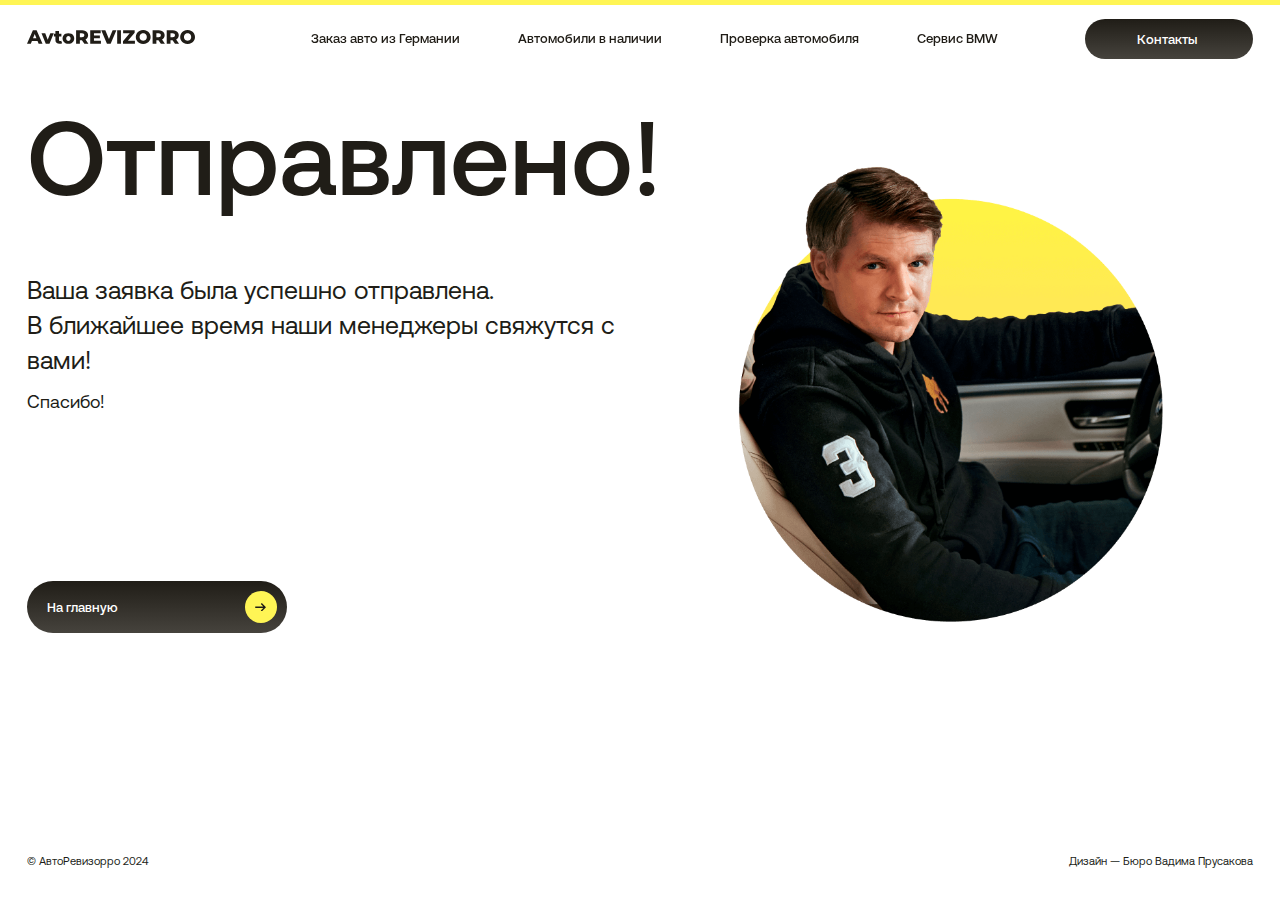
<file: success.html>
<!DOCTYPE html>
<html lang="ru">
<head>
	<meta charset="UTF-8">
	<meta name="viewport" content="width=device-width, initial-scale=1.0, shrink-to-fit=no, user-scalable=no">
	<meta content="telephone=no" name="format-detection" />
	<link rel="stylesheet" href="assets/css/style.css">
	<link rel="stylesheet" href="assets/css/swiper-bundle.min.css">
	<link rel="icon" href="favicon.ico">
	<title>AvtoREVIZORRO</title>
</head>
<body>
	<!--Sprite-->
	<svg style="display: none;">
		<symbol id="logo-icon" viewBox="0 0 362.982 30.0293">
			<g>
				<path id="Vector" d="M346.943 23.2832C348.404 23.2832 349.714 22.9375 350.904 22.2598C352.078 21.5664 353.012 20.6016 353.705 19.3672C354.398 18.1016 354.729 16.6562 354.729 15.0449C354.729 13.418 354.383 11.9883 353.705 10.7539C353.012 9.48828 352.078 8.50977 350.904 7.83203C349.729 7.13867 348.404 6.80664 346.943 6.80664C345.482 6.80664 344.172 7.1543 342.982 7.83203C341.807 8.52344 340.874 9.48828 340.181 10.7539C339.488 11.9883 339.157 13.418 339.157 15.0449C339.157 16.6719 339.503 18.1016 340.181 19.3672C340.874 20.6016 341.807 21.5664 342.982 22.2598C344.172 22.9375 345.497 23.2832 346.943 23.2832ZM346.943 30.0293C343.885 30.0293 341.145 29.3828 338.705 28.0879C336.28 26.793 334.383 25.0156 332.982 22.7266C331.611 20.4512 330.919 17.877 330.919 15.0156C330.919 12.1543 331.611 9.59375 332.982 7.30469C334.383 5.0293 336.295 3.23828 338.705 1.94336C341.145 0.648438 343.901 0 346.943 0C349.985 0 352.726 0.648438 355.151 1.94336C357.59 3.23828 359.503 5.01562 360.873 7.30469C362.274 9.57812 362.982 12.1543 362.982 15.0156C362.982 17.877 362.289 20.4375 360.873 22.7266C359.503 25 357.59 26.793 355.151 28.0879C352.726 29.3984 350 30.0293 346.943 30.0293ZM319.654 11.2793C319.654 9.93945 319.232 8.88477 318.373 8.14844C317.515 7.41016 316.265 7.0332 314.578 7.0332L310.045 7.0332L310.045 15.4824L314.578 15.4824C316.25 15.4824 317.515 15.1211 318.373 14.4121C319.232 13.6738 319.654 12.6348 319.654 11.2793ZM314.503 21.793L310.045 21.793L310.045 29.457L301.883 29.457L301.883 0.601562L315.075 0.601562C317.681 0.601562 319.955 1.03906 321.883 1.92773C323.81 2.78711 325.286 4.02148 326.34 5.63281C327.38 7.22852 327.907 9.11133 327.907 11.2793C327.907 13.373 327.41 15.1953 326.416 16.7617C325.452 18.2988 324.066 19.5039 322.259 20.3906L328.479 29.457L319.744 29.457L314.503 21.793ZM289.142 11.2793C289.142 9.93945 288.72 8.88477 287.861 8.14844C287.003 7.41016 285.753 7.0332 284.066 7.0332L279.533 7.0332L279.533 15.4824L284.066 15.4824C285.738 15.4824 287.003 15.1211 287.861 14.4121C288.72 13.6738 289.142 12.6348 289.142 11.2793ZM283.991 21.793L279.533 21.793L279.533 29.457L271.37 29.457L271.37 0.601562L284.563 0.601562C287.169 0.601562 289.443 1.03906 291.37 1.92773C293.298 2.78711 294.774 4.02148 295.828 5.63281C296.867 7.22852 297.395 9.11133 297.395 11.2793C297.395 13.373 296.898 15.1953 295.904 16.7617C294.94 18.2988 293.554 19.5039 291.747 20.3906L297.967 29.457L289.232 29.457L283.991 21.793ZM251.069 23.2832C252.53 23.2832 253.84 22.9375 255.03 22.2598C256.205 21.5664 257.139 20.6016 257.831 19.3672C258.524 18.1016 258.855 16.6562 258.855 15.0449C258.855 13.418 258.509 11.9883 257.831 10.7539C257.139 9.48828 256.205 8.50977 255.03 7.83203C253.855 7.13867 252.53 6.80664 251.069 6.80664C249.608 6.80664 248.298 7.1543 247.108 7.83203C245.934 8.52344 245 9.48828 244.307 10.7539C243.614 11.9883 243.283 13.418 243.283 15.0449C243.283 16.6719 243.63 18.1016 244.307 19.3672C245 20.6016 245.934 21.5664 247.108 22.2598C248.298 22.9375 249.608 23.2832 251.069 23.2832ZM251.069 30.0293C248.012 30.0293 245.271 29.3828 242.831 28.0879C240.407 26.793 238.509 25.0156 237.108 22.7266C235.738 20.4512 235.045 17.877 235.045 15.0156C235.045 12.1543 235.738 9.59375 237.108 7.30469C238.509 5.0293 240.422 3.23828 242.831 1.94336C245.271 0.648438 248.027 0 251.069 0C254.127 0 256.852 0.648438 259.277 1.94336C261.717 3.23828 263.63 5.01562 265 7.30469C266.401 9.57812 267.108 12.1543 267.108 15.0156C267.108 17.877 266.416 20.4375 265 22.7266C263.63 25 261.717 26.793 259.277 28.0879C256.852 29.3984 254.127 30.0293 251.069 30.0293ZM233.193 22.9824L233.193 29.457L207.349 29.457L207.349 24.3516L221.898 7.07812L207.726 7.07812L207.726 0.601562L232.575 0.601562L232.575 5.70703L218.027 22.9824L233.193 22.9824ZM194.819 0.601562L202.982 0.601562L202.982 29.457L194.819 29.457L194.819 0.601562ZM193.133 0.601562L180.768 29.457L172.726 29.457L160.407 0.601562L169.232 0.601562L177.063 19.3984L185.06 0.601562L193.133 0.601562ZM159.744 23.1484L159.744 29.457L136.581 29.457L136.581 0.601562L159.217 0.601562L159.217 6.91211L144.669 6.91211L144.669 11.7773L157.485 11.7773L157.485 17.877L144.669 17.877L144.669 23.1484L159.744 23.1484ZM123.825 11.2793C123.825 9.93945 123.404 8.88477 122.545 8.14844C121.687 7.41016 120.437 7.0332 118.75 7.0332L114.217 7.0332L114.217 15.4824L118.75 15.4824C120.422 15.4824 121.687 15.1211 122.545 14.4121C123.404 13.6738 123.825 12.6348 123.825 11.2793ZM118.675 21.793L114.217 21.793L114.217 29.457L106.054 29.457L106.054 0.601562L119.247 0.601562C121.852 0.601562 124.126 1.03906 126.054 1.92773C127.982 2.78711 129.458 4.02148 130.512 5.63281C131.551 7.22852 132.078 9.11133 132.078 11.2793C132.078 13.373 131.581 15.1953 130.587 16.7617C129.624 18.2988 128.238 19.5039 126.431 20.3906L132.651 29.457L123.916 29.457L118.675 21.793ZM89.4579 23.6152C90.8284 23.6152 91.9578 23.1484 92.8313 22.2129C93.7048 21.25 94.1566 19.9395 94.1566 18.2539C94.1566 16.5957 93.7198 15.3164 92.8313 14.3828C91.9578 13.4492 90.8284 12.9824 89.4579 12.9824C88.0874 12.9824 86.9579 13.4492 86.0844 14.3828C85.2108 15.3164 84.759 16.6113 84.759 18.2539C84.759 19.9238 85.1958 21.25 86.0844 22.2129C86.9579 23.1484 88.0723 23.6152 89.4579 23.6152ZM89.4579 29.834C87.0632 29.834 84.9097 29.3379 82.9819 28.3438C81.0542 27.3496 79.5482 25.9785 78.4487 24.2168C77.3795 22.4551 76.8374 20.4668 76.8374 18.2383C76.8374 16.0391 77.3645 14.0664 78.4487 12.3047C79.5482 10.543 81.0392 9.1875 82.9368 8.22266C84.8645 7.22852 87.0331 6.73242 89.4427 6.73242C91.8674 6.73242 94.0361 7.22852 95.9487 8.22266C97.8916 9.20117 99.3826 10.5566 100.452 12.3184C101.521 14.0508 102.063 16.0234 102.063 18.2539C102.063 20.4824 101.521 22.4707 100.452 24.2324C99.3826 25.9941 97.8765 27.3652 95.9639 28.3594C94.0361 29.3379 91.8674 29.834 89.4579 29.834ZM75.8735 28.5547C75.2108 28.9609 74.3976 29.2773 73.4489 29.5039C72.515 29.7285 71.506 29.834 70.4368 29.834C67.5302 29.834 65.2861 29.127 63.7198 27.6953C62.1536 26.2656 61.3705 24.1406 61.3705 21.3105L61.3705 13.7949L58.1174 13.7949L58.1174 7.95117L61.3705 7.95117L61.3705 2.13867L69.2018 2.13867L69.2018 7.95117L74.3073 7.95117L74.3073 13.8105L69.2018 13.8105L69.2018 21.2344C69.2018 22.0332 69.4126 22.666 69.8193 23.1328C70.256 23.5684 70.8434 23.7949 71.5511 23.7949C72.4548 23.7949 73.2531 23.5547 73.9458 23.0879L75.8735 28.5547ZM57.8163 7.12305L48.5844 29.457L40.5121 29.457L31.3253 7.12305L39.3674 7.12305L44.7289 20.7676L50.3765 7.12305L57.8163 7.12305ZM20.4066 17.832L16.7018 8.59961L12.9969 17.832L20.4066 17.832ZM22.8011 23.8555L10.6024 23.8555L8.32837 29.457L0 29.457L12.741 0.601562L20.7831 0.601562L33.5542 29.457L25.0602 29.457L22.8011 23.8555Z" fill-opacity="1.000000" fill-rule="nonzero"/>
			</g>
		</symbol>
		<symbol id="arrow-icon" viewBox="0 0 18.7572 14.7571">
			<g>
				<path id="Vector 4" d="M0 7.37854L17 7.37854M10.5778 13.8785L17 7.37854L10.5778 0.87854" stroke-opacity="1.000000" stroke-width="2.500000"/>
			</g>
		</symbol>
		<symbol id="plus-icon" viewBox="0 0 16 16">
			<g>
				<rect x="7" width="2" height="16"/>
				<rect x="16" y="7" width="2" height="16" transform="rotate(90 16 7)" />
			</g>
		</symbol>
		<symbol id="play-icon" viewBox="0 0 17 20">
			<g>
				<path d="M17 10L0.499999 19.5263L0.5 0.47372L17 10Z"/>
			</g>
		</symbol>
		<symbol id="arrow-long" viewBox="0 0 208 55">
			<g>
				<path d="M208 27.5H3M3 27.5L28.5 2M3 27.5L28.5 53" stroke-width="3"/>
			</g>
		</symbol>
		<symbol id="arrow-long_r" viewBox="0 0 104 55">
			<g>
				<path d="M208 27.5H3M3 27.5L28.5 2M3 27.5L28.5 53" stroke-width="3"/>
			</g>
		</symbol>
		<symbol id="arrow-long_xx" viewBox="0 0 498 55">
			<g>
				<path d="M0 27.5H495M495 27.5L469.5 2M495 27.5L469.5 53" stroke-width="3"/>
			</g>
		</symbol>
		<symbol id="tg-icon" viewBox="0 0 23 23">
			<g>
				<path fill-rule="evenodd" clip-rule="evenodd" d="M1.58113 9.90135C7.75513 6.65552 11.8721 4.51567 13.932 3.4818C19.8136 0.529891 21.0357 0.0171128 21.8323 0.000180535C22.0075 -0.00354352 22.3992 0.0488489 22.6529 0.297298C22.8672 0.507084 22.9262 0.790475 22.9544 0.989374C22.9826 1.18827 23.0177 1.64137 22.9898 1.99541C22.6711 6.03635 21.2919 15.8426 20.5903 20.3686C20.2935 22.2836 19.7089 22.9258 19.143 22.9886C17.9131 23.1252 16.9792 22.0078 15.788 21.0656C13.924 19.5912 12.8709 18.6734 11.0616 17.2347C8.97061 15.572 10.3261 14.6581 11.5178 13.1646C11.8296 12.7738 17.2485 6.82622 17.3534 6.28669C17.3665 6.21921 17.3787 5.96768 17.2549 5.83487C17.131 5.70205 16.9483 5.74747 16.8164 5.78359C16.6294 5.83479 13.6517 8.20974 7.88309 12.9084C7.03787 13.6088 6.27229 13.95 5.58635 13.9321C4.83017 13.9124 3.37557 13.4162 2.29422 12.9921C0.967909 12.4718 -0.0862189 12.1968 0.00557197 11.3133C0.0533823 10.8531 0.578568 10.3824 1.58113 9.90135Z"/>
			</g>
		</symbol>
		<symbol id="inst-icon" viewBox="0 0 25 25">
			<g>
				<path d="M24.8568 7.41817C24.7992 6.14125 24.5929 5.26756 24.3003 4.50429C23.9932 3.71702 23.5854 3.04495 22.9186 2.38249C22.2517 1.72002 21.5849 1.30238 20.7981 0.999954C20.0352 0.702326 19.1621 0.500706 17.8859 0.443101C16.605 0.385495 16.1972 0.371094 12.9444 0.371094C9.68686 0.371094 9.27906 0.385495 8.00291 0.443101C6.72675 0.500706 5.85359 0.707126 5.09078 0.999954C4.29917 1.30718 3.62751 1.71522 2.96545 2.38249C2.30338 3.04975 1.88599 3.71702 1.58374 4.50429C1.29109 5.26756 1.0848 6.14125 1.02722 7.41817C0.969654 8.69989 0.955261 9.10793 0.955261 12.3626C0.955261 15.6222 0.969654 16.0302 1.02722 17.3071C1.0848 18.584 1.29109 19.4577 1.58374 20.221C1.89079 21.0083 2.29858 21.6803 2.96545 22.3428C3.62751 23.0101 4.29917 23.4229 5.08598 23.7253C5.84879 24.023 6.72195 24.2246 7.99811 24.2822C9.27906 24.3398 9.68686 24.3542 12.9396 24.3542C16.1972 24.3542 16.605 24.3398 17.8811 24.2822C19.1573 24.2246 20.0304 24.0182 20.7933 23.7253C21.5801 23.4181 22.2517 23.0101 22.9138 22.3428C23.5758 21.6755 23.9932 21.0083 24.2955 20.221C24.5929 19.4577 24.7944 18.584 24.852 17.3071C24.9096 16.0254 24.924 15.6174 24.924 12.3626C24.924 9.10793 24.9144 8.69509 24.8568 7.41817ZM22.7027 17.2111C22.6499 18.3824 22.4532 19.0209 22.2901 19.4385C22.0742 19.9954 21.8103 20.3986 21.3882 20.8211C20.966 21.2435 20.5678 21.4979 20.0065 21.7235C19.5843 21.8868 18.9462 22.0836 17.7804 22.1364C16.5186 22.194 16.1396 22.2084 12.9348 22.2084C9.73003 22.2084 9.35103 22.194 8.08926 22.1364C6.91865 22.0836 6.28057 21.8868 5.86318 21.7235C5.30667 21.5075 4.90367 21.2435 4.48148 20.8211C4.0593 20.3986 3.80502 20.0002 3.57954 19.4385C3.41642 19.0161 3.21972 18.3776 3.16695 17.2111C3.10937 15.9486 3.09498 15.5694 3.09498 12.3626C3.09498 9.15594 3.10937 8.7767 3.16695 7.51418C3.21972 6.34287 3.41642 5.70441 3.57954 5.28677C3.79543 4.72991 4.0593 4.32667 4.48148 3.90423C4.90367 3.48179 5.30187 3.22737 5.86318 3.00175C6.28537 2.83853 6.92345 2.64171 8.08926 2.58891C9.35103 2.5313 9.73003 2.5169 12.9348 2.5169C16.1396 2.5169 16.5186 2.5313 17.7804 2.58891C18.951 2.64171 19.5891 2.83853 20.0065 3.00175C20.563 3.21777 20.966 3.48179 21.3882 3.90423C21.8103 4.32667 22.0646 4.72511 22.2901 5.28677C22.4532 5.70921 22.6499 6.34767 22.7027 7.51418C22.7603 8.7767 22.7747 9.15594 22.7747 12.3626C22.7747 15.5694 22.7555 15.9486 22.7027 17.2111Z"/>
				<path d="M12.9349 6.19922C9.52861 6.19922 6.7748 8.95948 6.7748 12.363C6.7748 15.7713 9.5334 18.5268 12.9349 18.5268C16.3364 18.5268 19.095 15.7617 19.095 12.363C19.095 8.95468 16.3412 6.19922 12.9349 6.19922ZM12.9349 16.3618C10.728 16.3618 8.9385 14.5712 8.9385 12.363C8.9385 10.1548 10.728 8.36423 12.9349 8.36423C15.1418 8.36423 16.9313 10.1548 16.9313 12.363C16.9313 14.5712 15.1418 16.3618 12.9349 16.3618Z"/>
				<path d="M19.3348 7.39883C20.1297 7.39883 20.7741 6.75406 20.7741 5.95869C20.7741 5.16333 20.1297 4.51855 19.3348 4.51855C18.5399 4.51855 17.8956 5.16333 17.8956 5.95869C17.8956 6.75406 18.5399 7.39883 19.3348 7.39883Z"/>
				<path d="M0.940857 12.3626C0.940857 15.6222 0.95525 16.0302 1.01282 17.3071C1.07039 18.584 1.27669 19.4577 1.56934 20.221C1.87638 21.0083 2.28418 21.6803 2.95104 22.3428C3.61311 23.0053 4.28477 23.4229 5.07157 23.7253C5.83439 24.023 6.70755 24.2246 7.9837 24.2822C9.26466 24.3398 9.67245 24.3542 12.9252 24.3542C16.1828 24.3542 16.5906 24.3398 17.8667 24.2822C19.1429 24.2246 20.016 24.0182 20.7788 23.7253C21.5657 23.4181 22.2373 23.0101 22.8994 22.3428C23.5614 21.6803 23.9788 21.0083 24.2811 20.221C24.5785 19.4577 24.78 18.584 24.8376 17.3071C24.8952 16.0254 24.9096 15.6174 24.9096 12.3626C24.9096 9.10313 24.8952 8.69509 24.8376 7.41817C24.78 6.14125 24.5737 5.26756 24.2811 4.50429C23.974 3.71702 23.5662 3.04495 22.8994 2.38249C22.2421 1.71522 21.5704 1.30238 20.7836 0.999954C20.0208 0.702326 19.1477 0.500706 17.8715 0.443101C16.5906 0.385495 16.1828 0.371094 12.93 0.371094C9.67245 0.371094 9.26466 0.385495 7.9885 0.443101C6.71235 0.500706 5.83919 0.707126 5.07637 0.999954C4.28957 1.30718 3.61791 1.71522 2.95584 2.38249C2.29377 3.04975 1.87638 3.71702 1.57414 4.50429C1.27669 5.26756 1.07039 6.14125 1.01282 7.41817C0.95525 8.69509 0.940857 9.10313 0.940857 12.3626ZM3.10457 12.3626C3.10457 9.16074 3.11896 8.7767 3.17653 7.51418C3.2293 6.34287 3.426 5.70441 3.58912 5.28677C3.80501 4.72991 4.06888 4.32667 4.49107 3.90423C4.91325 3.48179 5.31145 3.22737 5.87277 3.00175C6.29496 2.83853 6.93303 2.64171 8.09885 2.58891C9.36061 2.5313 9.73962 2.5169 12.9444 2.5169C16.1492 2.5169 16.5282 2.5313 17.79 2.58891C18.9606 2.64171 19.5986 2.83853 20.016 3.00175C20.5726 3.21777 20.9755 3.48179 21.3977 3.90423C21.8199 4.32667 22.0742 4.72511 22.2997 5.28677C22.4628 5.70921 22.6595 6.34767 22.7123 7.51418C22.7698 8.7767 22.7842 9.15594 22.7842 12.3626C22.7842 15.5694 22.7698 15.9486 22.7123 17.2111C22.6595 18.3824 22.4628 19.0209 22.2997 19.4385C22.0838 19.9954 21.8199 20.3986 21.3977 20.8211C20.9755 21.2435 20.5774 21.4979 20.016 21.7235C19.5938 21.8868 18.9558 22.0836 17.79 22.1364C16.5282 22.194 16.1492 22.2084 12.9444 22.2084C9.73962 22.2084 9.36061 22.194 8.09885 22.1364C6.92824 22.0836 6.29016 21.8868 5.87277 21.7235C5.31625 21.5075 4.91325 21.2435 4.49107 20.8211C4.06888 20.3986 3.81461 20.0002 3.58912 19.4385C3.426 19.0161 3.2293 18.3776 3.17653 17.2111C3.11416 15.9486 3.10457 15.5646 3.10457 12.3626Z"/>
			</g>
		</symbol>
		<symbol id="telegram-icon" viewBox="0 0 25 25">
			<g>

				<path fill-rule="evenodd" clip-rule="evenodd" d="M5.81522 12.2359C9.311 10.7128 11.6421 9.70875 12.8084 9.22362C16.1386 7.83849 16.8306 7.59787 17.2816 7.58993C17.3808 7.58818 17.6026 7.61277 17.7463 7.72935C17.8676 7.82778 17.901 7.96076 17.917 8.05409C17.9329 8.14742 17.9528 8.36003 17.937 8.52616C17.7565 10.4223 16.9757 15.0237 16.5784 17.1475C16.4103 18.0461 16.0793 18.3474 15.7589 18.3769C15.0625 18.441 14.5337 17.9167 13.8593 17.4745C12.8039 16.7827 12.2076 16.352 11.1832 15.6769C9.99922 14.8967 10.7667 14.4679 11.4414 13.7671C11.618 13.5837 14.6863 10.7929 14.7456 10.5398C14.7531 10.5081 14.76 10.3901 14.6898 10.3278C14.6197 10.2654 14.5162 10.2868 14.4416 10.3037C14.3357 10.3277 12.6497 11.4421 9.38345 13.6469C8.90488 13.9755 8.4714 14.1357 8.08302 14.1273C7.65486 14.118 6.83125 13.8852 6.21898 13.6862C5.46801 13.442 4.87115 13.313 4.92312 12.8984C4.95019 12.6825 5.24756 12.4616 5.81522 12.2359Z"/>
			</g>
		</symbol>
		<symbol id="yt-icon" viewBox="0 0 30 30">
				<g clip-path="url(#clip0_1297_9343)">
					<path d="M28.7265 8.26367C28.398 7.04377 27.4362 6.08193 26.2163 5.7535C23.9876 5.14355 15.073 5.14355 15.073 5.14355C15.073 5.14355 6.15843 5.14355 3.92978 5.73004C2.73335 6.05847 1.74805 7.04377 1.41962 8.26367C0.83313 10.4923 0.83313 15.1138 0.83313 15.1138C0.83313 15.1138 0.83313 19.7588 1.41962 21.964C1.74805 23.1839 2.70989 24.1457 3.92978 24.4742C6.18189 25.0841 15.073 25.0841 15.073 25.0841C15.073 25.0841 23.9876 25.0841 26.2163 24.4976C27.4362 24.1692 28.398 23.2074 28.7265 21.9875C29.3129 19.7588 29.3129 15.1373 29.3129 15.1373C29.3129 15.1373 29.3364 10.4923 28.7265 8.26367Z"/>
					<path d="M12.2344 19.383L19.6476 15.1134L12.2344 10.8438V19.383Z"/>
				</g>
		</symbol>
	</svg>
	<!--/sprite-->

	<div class="wrapper page-notification">
		<header class="header">
			<div class="container">
				<div class="header__inner">
					<a href="/" class="header__logo">
						<svg>
							<use xlink:href="#logo-icon"></use>
						</svg>
					</a>
					<div class="header__menu">
						<div class="header__menu-inner">
							<div class="header__close">
								<img src="assets/images/close.svg" alt="">
								<span>Закрыть</span>
							</div>
							<nav class="header__nav">
								<a href="order.html" class="header__link">
									<span>Заказ авто из Германии</span>
								</a>
								<a href="cars.html" class="header__link">
									<span>Автомобили в наличии </span>
								</a>
								<a href="check.html" class="header__link">
									<span>Проверка автомобиля </span>
								</a>
								<a href="service.html" class="header__link">
									<span>Сервис BMW</span>
								</a>
								<div class="header__buttons">
									<a href="contact.html" class="header__btn">
										<span>Контакты</span>
										<span>
											<svg>
												<use xlink:href="#arrow-icon"></use>
											</svg>
										</span>
									</a>
								</div>
							</nav>
						</div>
					</div>
					<div class="header__burger">
						<img src="assets/images/burger.svg" alt="">
						<span>Меню</span>
					</div>
				</div>
			</div>
		</header>
		<main class="main">
			<section class="notification">
				<div class="container">
					<div class="notification__inner">
						<div class="notification__info">
							<div class="notification__block">
								<h1 class="title-main">Отправлено!</h1>
								<div class="notification__text">Ваша заявка была успешно отправлена. <br>В ближайшее время наши менеджеры свяжутся с вами!</div>
								<div class="notification__subtext">Спасибо!</div>
							</div>
							<a href="/" class="btn">
								<span>На главную</span>
								<span>
									<svg>
										<use xlink:href="#arrow-icon"></use>
									</svg>
								</span>
							</a>
						</div>
						<div class="notification__photo">
							<img src="assets/images/success-img.png" srcset="assets/images/success-img.png 1920w, assets/images/success-img_x.png 2560w" alt="">
						</div>
					</div>
				</div>
			</section>
		</main>
		<footer class="footer">
			<div class="container">
				<div class="footer__copyright">
					<span>© АвтоРевизорро 2024</span>
					<span>
						Дизайн  —
						<a href="https://www.vadimprusakov.pro/" target="blank">  Бюро Вадима Прусакова </a>
					</span>
				</div>
			</div>
		</footer><!--/footer-->
	</div>

	<script src="assets/js/jquery-3.6.0.min.js"></script>
	<script src="assets/js/swiper-bundle.min.js"></script>
	<script src="assets/js/jquery.formstyler.min.js"></script>
	<script src="assets/js/script.js"></script>
</body>
</html>
</file>
<file: assets/css/style.css>
@charset "UTF-8";
@import url(jquery.formstyler.css);
@font-face {
  font-family: 'Aeonik Pro';
  font-style: normal;
  font-weight: 300;
  font-display: swap;
  src: url("../fonts/Aeonik Pro Light.woff2") format("woff2"), url("../fonts/Aeonik Pro Light.woff") format("woff"), url("../fonts/Aeonik Pro Light.ttf") format("truetype"); }

@font-face {
  font-family: 'Aeonik Pro';
  font-style: normal;
  font-weight: 400;
  font-display: swap;
  src: url("../fonts/Aeonik Pro Regular.woff2") format("woff2"), url("../fonts/Aeonik Pro Regular.woff") format("woff"), url("../fonts/Aeonik Pro Regular.ttf") format("truetype"); }

@font-face {
  font-family: 'Aeonik Pro';
  font-style: italic;
  font-weight: 400;
  font-display: swap;
  src: url("../fonts/Aeonik Pro Regular Italic.woff2") format("woff2"), url("../fonts/Aeonik Pro Regular Italic.woff") format("woff"), url("../fonts/Aeonik Pro Regular Italic.ttf") format("truetype"); }

@font-face {
  font-family: 'Aeonik Pro';
  font-style: normal;
  font-weight: 500;
  font-display: swap;
  src: url("../fonts/Aeonik Pro Medium.woff2") format("woff2"), url("../fonts/Aeonik Pro Medium.woff") format("woff"), url("../fonts/Aeonik Pro Medium.ttf") format("truetype"); }

/*================Header=============*/
.header {
  border-top: 0.19531vw solid #fff555;
  padding: 1.328125vw 0;
  top: 0;
  left: 0;
  position: fixed;
  z-index: 100;
  width: 100%;
  background-color: rgba(255, 255, 255, 0.8);
  backdrop-filter: blur(34px);
  transition: all .4s linear;
  animation-delay: 1s;
  animation-duration: 1s;
  animation-fill-mode: both;
  animation-name: fadeIn; }
  .header.fixed {
    transform: translateY(-100%); }
  .header.show {
    transform: translateY(0);
    z-index: 300; }
  .header:before {
    content: "";
    width: 100%;
    height: 3px;
    background-color: #fff555;
    position: absolute;
    top: 0;
    left: 0;
    z-index: 200; }
  .header__inner {
    display: flex;
    align-items: center;
    justify-content: space-between; }
  .header__logo {
    display: block;
    width: 14.140625vw;
    min-width: 200px;
    margin-right: 7.8125vw; }
    .header__logo svg {
      max-width: 100%;
      height: 1.17vw;
      fill: #201d17;
      transition: all .3s linear; }
    .header__logo:hover svg {
      fill: #594f3c; }
  .header__menu {
    flex: 1 1 auto; }
  .header__nav {
    display: flex;
    justify-content: space-between;
    align-items: center; }
  .header__link {
    font-family: "Aeonik Pro", sans-serif;
    font-size: 1.01563vw;
    font-weight: 500;
    color: #201d17;
    border-radius: 4.882812vw;
    padding: 1.09375vw 2vw;
    text-align: center;
    transition: all .3s linear; }
    .header__link span {
      display: inline-block;
      position: relative;
      margin-bottom: -0.25vw; }
      .header__link span:after {
        content: "";
        width: 0;
        height: 2px;
        background-color: #201d17;
        position: absolute;
        bottom: -8px;
        left: 0;
        z-index: 1;
        transition: all .3s linear; }
    @media (min-width: 1081px) {
      .header__link:hover span:after {
        width: 100%; } }
    .header__link.unactive {
      color: #a3a3a3; }
    .header__link.active {
      border: 1px solid #201d17;
      color: #201d17; }
      .header__link.active:hover span:after {
        width: 0; }
  .header__btn {
    margin-left: 3.5vw;
    border-radius: 2.5vw;
    background: linear-gradient(180deg, #201d17, #46433d 100%);
    display: inline-flex;
    align-items: center;
    height: 3.164062vw;
    width: 13.125vw;
    font-family: "Aeonik Pro", sans-serif;
    font-size: 1.01563vw;
    font-weight: 500;
    color: #ffffff;
    line-height: 1.1;
    transition: all .4s linear;
    position: relative; }
    .header__btn span:first-child {
      display: block;
      transition: all .4s linear;
      padding: 0px 4.0625vw;
      margin-bottom: -0.25vw; }
    .header__btn span:nth-child(2) {
      display: flex;
      align-items: center;
      justify-content: center;
      width: 1.9921875vw;
      height: 1.9921875vw;
      border-radius: 50%;
      background: #fff555;
      position: absolute;
      top: 50%;
      right: 0.585938vw;
      transform: translateY(-50%);
      z-index: 1;
      opacity: 0;
      transition: all .4s linear; }
    .header__btn svg {
      fill: none;
      width: 0.664062vw;
      height: 0.507812vw;
      stroke: #201d17;
      transform: translateX(-7px);
      transition: all .4s linear; }
    @media (min-width: 1180px) {
      .header__btn:hover span:first-child {
        padding: 0 7.304688vw 0 1.171875vw; }
      .header__btn:hover span:nth-child(2) {
        opacity: 1; }
      .header__btn:hover svg {
        transform: translateX(0); } }
  .header__burger {
    display: none;
    align-items: center; }
    .header__burger span {
      display: inline-block;
      margin-left: 11px;
      font-family: "Aeonik Pro", sans-serif;
      font-size: 19px;
      font-weight: 500;
      color: #201d17;
      line-height: 1;
      text-transform: uppercase;
      vertical-align: middle;
      height: 20px; }
    .header__burger img {
      height: 14px;
      vertical-align: middle;
      margin-top: -4px; }
  .header__close {
    display: none;
    align-items: center;
    justify-content: flex-end; }
    .header__close span {
      display: inline-block;
      margin-left: 11px;
      font-family: "Aeonik Pro", sans-serif;
      font-size: 20px;
      font-weight: 500;
      color: #ffffff;
      line-height: 1;
      text-transform: uppercase;
      vertical-align: middle;
      height: 20px; }
    .header__close img {
      height: 15.6px;
      margin-bottom: 3px;
      vertical-align: middle; }

/*================/header=============*/
/*============Footer==========*/
.footer {
  padding-bottom: 2.3438vw; }
  .footer__contact {
    display: flex;
    justify-content: space-between;
    margin-bottom: 1.484375vw; }
  .footer__logo {
    margin-right: 10.7vw;
    padding-top: 1.328125vw; }
    .footer__logo img {
      width: 14.140625vw; }
  .footer__address {
    text-align: right;
    margin-right: 8.8vw;
    padding-top: 0.46875vw; }
    .footer__address-desc {
      font-family: "Aeonik Pro", sans-serif;
      font-size: 1.25vw;
      font-weight: 400;
      color: #201d17;
      line-height: 1.4;
      margin-bottom: 0.234vw; }
      .footer__address-desc span {
        font-size: 1.953125vw;
        font-weight: 500;
        margin-right: 1.02vw; }
    .footer__address-map {
      font-family: "Aeonik Pro", sans-serif;
      font-size: 0.9375vw;
      font-weight: 400;
      color: #201d17;
      line-height: 1.4;
      text-decoration: underline;
      transition: all .4s linear; }
  .footer__mail {
    padding-top: 1.328125vw;
    margin-right: 6.5vw; }
    .footer__mail a {
      font-family: "Aeonik Pro", sans-serif;
      font-size: 1.09375vw;
      font-weight: 500;
      line-height: 1.4;
      color: #201d17;
      position: relative; }
      .footer__mail a:after {
        content: "";
        width: 0;
        height: 2px;
        position: absolute;
        bottom: -3px;
        left: 0;
        z-index: 1;
        background-color: #201d17;
        transition: all .3s linear; }
      .footer__mail a:hover:after {
        width: 100%; }
  .footer__phone {
    text-align: right; }
    .footer__phone a {
      font-family: "Aeonik Pro", sans-serif;
      font-size: 2.734375vw;
      font-weight: 500;
      color: #201d17;
      line-height: 1.1;
      display: inline-block;
      margin-bottom: 0.46875vw; }
    .footer__phone span {
      display: block;
      font-family: "Aeonik Pro", sans-serif;
      font-size: 0.9375vw;
      font-weight: 400;
      line-height: 1.4; }
  .footer__menu {
    display: flex;
    align-items: center;
    justify-content: space-between;
    padding: 1.5625vw 1.5625vw 1.5625vw 2.5vw;
    background: linear-gradient(180deg, #201d17, #46433d 100%);
    border-radius: calc(100vw * 0.005859);
    margin-bottom: 2.34375vw; }
    .footer__menu .footer__logo {
      display: none; }
  .footer__social {
    display: flex;
    align-items: center;
    margin-right: 12.5vw; }
    .footer__social svg {
      width: 1.25vw;
      height: 1.25vw;
      fill: #ffffff;
      transition: all .3s linear; }
    .footer__social a {
      display: inline-block;
      width: 1.25vw;
      height: 1.25vw;
      margin-right: 2.734375vw;
      transition: all .3s linear; }
      .footer__social a:nth-child(2) {
        background-color: #ffffff;
        border-radius: 50%; }
        .footer__social a:nth-child(2) svg {
          fill: #201d17; }
      .footer__social a:nth-child(3) svg {
        width: 1.484375vw;
        height: 1.484375vw; }
      .footer__social a:nth-child(3) path {
        transition: all .3s linear; }
        .footer__social a:nth-child(3) path:first-child {
          fill: #ffffff; }
        .footer__social a:nth-child(3) path:nth-child(2) {
          fill: #201d17; }
      .footer__social a:last-child {
        margin-right: 0; }
      @media (min-width: 1180px) {
        .footer__social a:hover:first-child svg {
          fill: #fff555; }
        .footer__social a:hover:nth-child(2) {
          background-color: #fff555; }
        .footer__social a:hover:nth-child(3) path:first-child {
          fill: #fff555; } }
  .footer__links {
    display: flex;
    align-items: center; }
  .footer__link {
    font-family: "Aeonik Pro", sans-serif;
    font-size: 0.9375vw;
    font-weight: 500;
    line-height: 1.1;
    color: #ffffff;
    margin-right: 5.078125vw;
    transition: all .3s linear; }
    .footer__link:hover {
      color: #fff555; }
  .footer__btn {
    border-radius: 2.5vw;
    background: #fff555;
    display: inline-flex;
    align-items: center;
    height: 3.164062vw;
    width: 13.125vw;
    font-family: "Aeonik Pro", sans-serif;
    font-size: 1.01563vw;
    font-weight: 500;
    color: #201d17;
    line-height: 1.1;
    transition: all .4s linear;
    position: relative; }
    .footer__btn span:first-child {
      margin-bottom: -0.25vw;
      display: block;
      transition: all .4s linear;
      padding: 0px 4.0625vw; }
    .footer__btn span:nth-child(2) {
      display: flex;
      align-items: center;
      justify-content: center;
      width: 1.9921875vw;
      height: 1.9921875vw;
      border-radius: 50%;
      background: #201d17;
      position: absolute;
      top: 50%;
      right: 0.585938vw;
      transform: translateY(-50%);
      z-index: 1;
      opacity: 0;
      transition: all .4s linear; }
    .footer__btn svg {
      fill: none;
      width: 0.664062vw;
      height: 0.507812vw;
      stroke: #fff555;
      transform: translateX(-7px);
      transition: all .4s linear; }
    @media (min-width: 1180px) {
      .footer__btn:hover span:first-child {
        padding: 0 7.304688vw 0 1.171875vw; }
      .footer__btn:hover span:nth-child(2) {
        opacity: 1; }
      .footer__btn:hover svg {
        transform: translateX(0); } }
  .footer__copyright {
    display: flex;
    justify-content: space-between; }
    .footer__copyright span, .footer__copyright a {
      font-family: "Aeonik Pro", sans-serif;
      font-size: 0.859375vw;
      font-weight: 400;
      color: #201d17;
      line-height: 1.4; }
    .footer__copyright a {
      position: relative; }
      .footer__copyright a:after {
        content: "";
        width: 0;
        height: 1px;
        position: absolute;
        bottom: 0;
        left: 0;
        z-index: 1;
        background-color: #201d17;
        transition: all .3s linear; }
      .footer__copyright a:hover:after {
        width: 100%; }

/*============/footer==========*/
/*==================Adaptive==============*/
@media (max-width: 1300px) {
  .header__logo {
    min-width: auto;
    width: 168px; }
    .header__logo svg {
      height: 14px; }
  .header__link {
    padding: 10px 16px; } }

@media (max-width: 1180px) {
  .header {
    background-color: rgba(255, 255, 255, 0.95);
    backdrop-filter: blur(10px);
    padding: 30px 0; }
    .header__burger {
      display: inline-block; }
    .header__logo {
      margin-right: 10px; }
    .header__close {
      display: flex;
      margin-right: 20px;
      margin-bottom: 40px; }
    .header__menu {
      transform: translateY(-105%);
      background-color: #201d17;
      width: 100%;
      position: absolute;
      top: 0;
      left: 0;
      z-index: 100;
      transition: all .4s linear;
      padding-top: 23px;
      height: 0;
      overflow: auto; }
      .header__menu.show {
        height: 100vh;
        transform: translateY(0); }
      .header__menu-inner {
        height: 100%;
        display: flex;
        flex-direction: column; }
    .header__nav {
      flex: 1 1 auto;
      display: flex;
      flex-direction: column;
      justify-content: space-between;
      align-items: stretch; }
    .header__link {
      text-align: left;
      display: block;
      color: #ffffff;
      font-size: 36px;
      font-weight: 400;
      margin-right: 0;
      padding: 20px;
      border: none;
      border-bottom: 1px solid rgba(255, 255, 255, 0.2);
      border-radius: 0; }
      .header__link:first-child {
        border-top: 1px solid rgba(255, 255, 255, 0.2); }
      .header__link.active {
        border-bottom: 1px solid rgba(255, 255, 255, 0.2);
        color: #989696; }
    .header__buttons {
      flex: 1 1 auto;
      display: flex;
      flex-direction: column;
      align-items: stretch;
      justify-content: flex-end;
      padding-bottom: 60px;
      margin-top: 50px; }
    .header__btn {
      display: flex;
      justify-content: space-between;
      width: auto;
      max-width: 100%;
      margin: 20px 20px 0;
      background: linear-gradient(180deg, #fff555, #e8c185 100%);
      height: 70px;
      padding-left: 27px;
      border-radius: 64px; }
      .header__btn span:first-child {
        font-size: 22px;
        color: #201d17;
        padding: 0; }
      .header__btn span:nth-child(2) {
        opacity: 1;
        background: #201d17;
        width: 43px;
        height: 43px;
        right: 13.5px; }
      .header__btn svg {
        width: 15.2px;
        height: 11.4px;
        flex: 0 0 15.2px;
        stroke: #fff555;
        transform: translatex(0); }
  .footer__logo {
    width: 168px;
    margin-right: 0;
    display: none; }
  .footer__address {
    margin-right: 0;
    margin-left: 0;
    padding-top: 0;
    text-align: left;
    margin-bottom: 18px; }
    .footer__address-desc {
      font-size: 22px; }
      .footer__address-desc span {
        font-size: 32px; }
    .footer__address-map {
      display: none; }
  .footer__mail {
    padding-top: 0;
    margin-right: 0;
    margin-bottom: 22px; }
    .footer__mail a {
      font-size: 18px; }
  .footer__phone {
    text-align: left; }
    .footer__phone a {
      font-size: 36px;
      margin-bottom: 4px; }
    .footer__phone span {
      font-size: 16px;
      font-weight: 300; }
  .footer__contact {
    display: block;
    background: linear-gradient(180deg, whitesmoke, rgba(245, 245, 245, 0) 129.412%);
    padding: 20px;
    margin-bottom: 20px;
    border-radius: 10px; }
  .footer__menu {
    border-radius: 0;
    padding: 0;
    flex-direction: column;
    background: #ffffff;
    margin-bottom: 22px; }
    .footer__menu .footer__logo {
      padding-top: 0;
      display: block;
      width: 206px;
      margin: 30px auto; }
      .footer__menu .footer__logo img {
        width: 206px; }
  .footer__links {
    width: 100%;
    border-radius: 10px;
    padding: 20px;
    background: linear-gradient(180deg, #201d17, #46433d 100%);
    display: flex;
    justify-content: space-between; }
  .footer__link {
    font-size: 14px;
    margin-right: 10px; }
    .footer__link:last-child {
      margin-bottom: 0;
      margin-right: 0; }
  .footer__btn {
    display: none; }
  .footer__social {
    margin-right: 0;
    order: 1; }
    .footer__social a {
      margin-right: 55px;
      width: 25px;
      height: 25px; }
      .footer__social a:last-child {
        margin-right: 0; }
      .footer__social a svg {
        width: 25px;
        height: 25px;
        fill: #201d17; }
      .footer__social a:nth-child(2) {
        background-color: #201d17; }
        .footer__social a:nth-child(2) svg {
          fill: #ffffff; }
      .footer__social a:nth-child(3) svg {
        width: 30px;
        height: 25px; }
      .footer__social a:nth-child(3) path:first-child {
        fill: #201d17; }
      .footer__social a:nth-child(3) path:nth-child(2) {
        fill: #ffffff; }
  .footer__copyright span {
    font-size: 16px;
    font-weight: 300; }
  .footer__copyright a {
    font-size: 16px;
    font-weight: 300; } }

@media (max-width: 760px) {
  .footer__links {
    flex-direction: column;
    align-items: center;
    padding-bottom: 2px; }
  .footer__link {
    font-size: 20px;
    margin-right: 0px;
    margin-bottom: 18px; }
    .footer__link:last-child {
      margin-bottom: 0; }
  .footer__copyright {
    display: block;
    text-align: center; }
    .footer__copyright span {
      margin-right: 0;
      display: block; }
      .footer__copyright span:first-child {
        margin-bottom: 13px; } }

@media (max-width: 414px) {
  .footer__links {
    align-items: flex-start; }
  .footer__address span {
    display: block; } }

@media (max-width: 360px) {
  .header__logo {
    width: 150px; } }

/*==================/adaptive==============*/
@keyframes slideUpGrow {
  0% {
    transform: translate3d(0, 100%, 0) scale3d(0.6, 0.6, 0.6);
    opacity: 0; }
  10% {
    transform: translate3d(0, 100%, 0) scale3d(0.6, 0.6, 0.6);
    opacity: 1; }
  50% {
    transform: translate3d(0, 0, 0) scale3d(0.6, 0.6, 0.6); }
  100% {
    transform: translate3d(0, 0, 0) scale3d(1, 1, 1); } }

@keyframes slideUp {
  0% {
    transform: translate3d(0, 100%, 0);
    opacity: 0; }
  100% {
    transform: translate3d(0, 0, 0);
    opacity: 1; } }

@keyframes slideUpM {
  0% {
    transform: translate3d(0, 20%, 0);
    opacity: 0; }
  100% {
    transform: translate3d(0, 0, 0);
    opacity: 1; } }

@keyframes slideDownUp {
  0% {
    transform: translateY(0); }
  50% {
    transform: translateY(8px); }
  100% {
    transform: translateY(0); } }

@keyframes slideDown {
  0% {
    transform: translateY(0); }
  25% {
    transform: translateY(3px); }
  50% {
    transform: translateY(0); }
  100% {
    transform: translateY(-3px); } }

@keyframes fadeIn {
  0% {
    opacity: 0; }
  100% {
    opacity: 1; } }

@keyframes slideInLeft {
  0% {
    opacity: 0;
    transform: translateX(0); }
  25% {
    opacity: 1;
    transform: translateX(0); }
  50% {
    opacity: 1;
    transform: translateX(0); }
  100% {
    transform: translateX(-60vw); } }

@keyframes slideInRight {
  0% {
    opacity: 0;
    transform: translateX(0); }
  25% {
    opacity: 1;
    transform: translateX(0); }
  50% {
    opacity: 1;
    transform: translateX(0); }
  100% {
    transform: translateX(60vw); } }

@keyframes visibleIn {
  0% {
    visibility: hidden; }
  100% {
    visibility: visible; } }

/*============Popup==========*/
.popup {
  width: 100%;
  height: 100vh;
  position: fixed;
  top: 0px;
  display: none;
  left: 0px;
  background: #201d17;
  z-index: 500; }
  .popup__inner {
    opacity: 1;
    width: 100%;
    top: 0;
    left: 0;
    position: absolute;
    display: none;
    z-index: 600; }
  .popup .closex {
    content: "";
    top: 0px;
    left: 0px;
    width: 100%;
    height: 100%;
    position: fixed;
    z-index: 600; }
  .popup.show {
    visibility: visible;
    opacity: 1; }

/*============/popup==========*/
/*============Form===========*/
.form-radiobox {
  display: flex;
  flex-wrap: wrap; }
  .form-radiobox__item {
    margin-right: 4.140625vw; }
    .form-radiobox__item:last-child {
      margin-right: 0; }
  .form-radiobox label {
    white-space: nowrap;
    cursor: pointer; }
    .form-radiobox label span:first-child {
      display: inline-block;
      width: 1.171875vw;
      height: 1.171875vw;
      border-radius: 0.195vw;
      border: 1px solid #201d17;
      margin-right: 9px;
      vertical-align: middle;
      position: relative; }
      .form-radiobox label span:first-child:after {
        content: "";
        width: 0.75vw;
        height: 0.65vw;
        background: url("../images/check.svg") center no-repeat;
        background-size: contain;
        position: absolute;
        top: 50%;
        left: 50%;
        transform: translate(-50%, -50%);
        z-index: 1;
        opacity: 0;
        transition: all .2s linear; }
    .form-radiobox label span:nth-child(2) {
      font-family: "Aeonik Pro", sans-serif;
      font-size: 0.9375vw;
      font-weight: 400;
      line-height: 1;
      color: #201d17;
      vertical-align: middle; }
  .form-radiobox input {
    display: none; }
    .form-radiobox input:checked + label span:first-child {
      background-color: #fff555; }
      .form-radiobox input:checked + label span:first-child:after {
        opacity: 1; }

.form-input {
  position: relative; }
  .form-input input, .form-input textarea {
    width: 100%;
    background-color: #ffffff;
    border-radius: 0.39vw;
    padding: 1.3vw 3vw 1.3vw 1.72vw;
    border: 1px solid #201d17;
    font-family: "Aeonik Pro", sans-serif;
    font-size: 1.17vw;
    font-weight: 400;
    color: #201d17;
    line-height: 1.4;
    transition: all .3s linear; }
    .form-input input::placeholder, .form-input textarea::placeholder {
      color: #201d17;
      opacity: 0;
      transition: all .3s linear; }
    .form-input input:focus, .form-input textarea:focus {
      background-color: #fff555; }
      .form-input input:focus::placeholder, .form-input textarea:focus::placeholder {
        opacity: 1; }
    .form-input input.active + label, .form-input textarea.active + label {
      font-size: 0.7vw;
      top: 0.5vw;
      transform: translate(0, 0); }
      .form-input input.active + label span, .form-input textarea.active + label span {
        font-size: 0.55vw; }
  .form-input textarea {
    min-height: 15.39vw;
    resize: none; }
  .form-input label {
    padding-top: 0.15vw;
    font-family: "Aeonik Pro", sans-serif;
    font-size: 1.17vw;
    font-weight: 400;
    color: #201d17;
    line-height: 1.4;
    transition: all .3s linear;
    position: absolute;
    top: 1.3vw;
    left: 1.72vw;
    z-index: 1; }
    .form-input label span {
      color: #594f3c; }
      .form-input label span.brown {
        font-size: 0.85vw;
        margin-left: 11px; }
  .form-input__error {
    font-family: "Aeonik Pro", sans-serif;
    font-size: 0.7vw;
    font-weight: 400;
    color: #e70505;
    line-height: 1.4;
    transition: all .3s linear;
    position: absolute;
    top: 0.5vw;
    left: 1.72vw;
    z-index: 1;
    visibility: hidden; }
  .form-input.active label {
    font-size: 0.7vw;
    top: 0.5vw;
    transform: translate(0, 0); }
    .form-input.active label .brown {
      font-size: 0.5vw; }
  .form-input.fill:after {
    content: "";
    width: 0.78vw;
    height: 0.54vw;
    background: url("../images/check-inp.svg") center no-repeat;
    background-size: contain;
    position: absolute;
    top: 1.7vw;
    right: 1.72vw;
    z-index: 1; }
  .form-input.error .form-input__error {
    visibility: visible; }
  .form-input.error:after {
    content: "";
    width: 0.54vw;
    height: 0.54vw;
    background: url("../images/close-red.svg") center no-repeat;
    background-size: contain;
    position: absolute;
    top: 50%;
    right: 1.72vw;
    transform: translate(0, -50%);
    z-index: 1; }
  .form-input.error input {
    border-color: #e70505; }
    .form-input.error input.active + label {
      opacity: 0; }
  .form-input.error.active label {
    opacity: 0; }

.form__inner {
  display: flex;
  flex-wrap: wrap;
  margin-left: -20px;
  margin-bottom: -20px; }
  .form__inner > * {
    margin-left: 20px;
    margin-bottom: 20px; }
  .form__inner .form__item {
    width: 100%; }
    .form__inner .form__item_half {
      width: calc(50% - 20px); }

.form__description {
  font-family: "Aeonik Pro", sans-serif;
  font-size: 0.625vw;
  margin-top: 0.78vw; }
  .form__description span {
    color: #594f3c;
    font-size: 1vw; }

.form__row {
  margin-top: 5px;
  display: flex;
  align-items: center; }
  .form__row .checkbox {
    margin-right: 1.95vw; }

.form__description {
  margin-top: 2px;
  font-size: 14px; }
  .form__description span {
    font-size: 28px; }

.form__row {
  justify-content: space-between; }

.form-radio {
  display: flex;
  align-items: center;
  flex-wrap: wrap;
  border-radius: 0.39vw;
  padding: 1.4vw 1.72vw 0.75vw 1.72vw;
  border: 1px solid #dadada; }
  .form-radio_big {
    padding: 1.4vw 1.72vw 1.1vw 1.72vw;
    margin-bottom: 10px; }
  .form-radio__name {
    font-family: "Aeonik Pro", sans-serif;
    font-size: 1.17vw;
    font-weight: 400;
    color: #201d17;
    line-height: 1.2;
    margin-right: 12px;
    padding-top: 0.26vw;
    margin-bottom: 0.4vw; }
    .form-radio__name span {
      color: #594f3c; }
  .form-radio__item {
    margin-right: 1.4vw;
    margin-bottom: 0.4vw; }
    .form-radio__item:last-child {
      margin-right: 0; }
    .form-radio__item label {
      display: flex;
      align-items: center;
      cursor: pointer; }
  .form-radio__box {
    display: inline-block;
    width: 30px;
    height: 30px;
    flex: 0 0 30px;
    border-radius: 50%;
    border: 1px solid #201d17;
    margin-right: 8px;
    position: relative; }
    .form-radio__box:after {
      content: "";
      width: 20px;
      height: 20px;
      border-radius: 50%;
      background-color: #201d17;
      position: absolute;
      top: 50%;
      left: 50%;
      transform: translate(-50%, -50%);
      z-index: 1;
      opacity: 0;
      transition: all .2s linear; }
    @media (min-width: 2700px) {
      .form-radio__box {
        margin-right: 12px;
        width: 45px;
        height: 45px;
        flex: 0 0 45px; }
        .form-radio__box:after {
          width: 30px;
          height: 30px; } }
  .form-radio__description {
    font-family: "Aeonik Pro", sans-serif;
    font-size: 1.01563vw;
    font-weight: 400;
    color: #201d17;
    line-height: 1.4;
    padding-top: 0.26vw; }
    .form-radio__description_sub {
      margin-bottom: -1.015625vw; }
    .form-radio__description span {
      white-space: nowrap;
      display: block;
      font-size: 0.7vw;
      color: #594f3c;
      margin-top: -0.2vw; }
  .form-radio input {
    display: none; }
    .form-radio input:checked + label .form-radio__box {
      background-color: #fff555; }
      .form-radio input:checked + label .form-radio__box:after {
        opacity: 1; }

.form__option {
  margin-top: 2.34vw;
  margin-bottom: 3.125vw;
  border-bottom: 1px solid #201d17;
  padding-bottom: 2.1vw; }
  .form__option-inner {
    display: flex; }
  .form__option-col {
    margin-right: 8.32vw; }
    .form__option-col:last-child {
      margin-right: 0; }
    .form__option-col .checkbox {
      margin-bottom: 1.09vw; }

/*============/form===========*/
/*===========Checkbox========*/
.checkbox label {
  display: flex;
  align-items: center;
  cursor: pointer; }
  .checkbox label span:first-child {
    display: inline-block;
    width: 1.171875vw;
    height: 1.171875vw;
    border-radius: 0.195vw;
    border: 1px solid #201d17;
    margin-right: 9px;
    position: relative; }
    .checkbox label span:first-child:after {
      content: "";
      width: 0.75vw;
      height: 0.65vw;
      background: url("../images/check.svg") center no-repeat;
      background-size: contain;
      position: absolute;
      top: 50%;
      left: 50%;
      transform: translate(-50%, -50%);
      z-index: 1;
      opacity: 0;
      transition: all .2s linear; }
  .checkbox label span:nth-child(2) {
    font-family: "Aeonik Pro", sans-serif;
    font-size: 0.9375vw;
    font-weight: 400;
    line-height: 1.4;
    color: #201d17;
    padding-top: 0.26vw; }
    .checkbox label span:nth-child(2) span {
      color: #594f3c; }
  .checkbox label a {
    color: #201d17;
    text-decoration: underline; }

.checkbox input {
  display: none; }
  .checkbox input:checked + label span:first-child {
    background-color: #fff555; }
    .checkbox input:checked + label span:first-child:after {
      opacity: 1; }

/*===========/checkbox========*/
/*========Jq-selectbox=======*/
.jq-selectbox {
  width: 100%;
  background-color: #ffffff;
  position: relative;
  z-index: 10; }
  .jq-selectbox:before {
    content: "";
    width: 0.625vw;
    height: 0.625vw;
    background: url("../images/plus.svg") center no-repeat;
    position: absolute;
    top: 20%;
    right: 5px;
    z-index: 1;
    transition: all .3s linear;
    pointer-events: none; }
  .jq-selectbox.dropdown:before {
    transform: rotate(45deg); }
  .jq-selectbox.dropdown .jq-selectbox__select {
    border-radius: 0; }
  .jq-selectbox.dropdown .disabled {
    display: none; }
  .jq-selectbox__select {
    cursor: pointer;
    width: 100%;
    background-color: #ffffff;
    padding: 0 25px 0.742188vw 0;
    background-color: #ffffff;
    border-bottom: 2px solid #201d17;
    border-radius: 0;
    font-family: "Aeonik Pro", sans-serif;
    font-size: 1.01563vw;
    font-weight: 400;
    color: #201d17;
    line-height: 1.4;
    appearance: none; }
    .jq-selectbox__select:disabled {
      background-color: #ffffff; }
    .jq-selectbox__select-text {
      max-width: 100%; }
      .jq-selectbox__select-text.placeholder {
        color: #999999; }
  .jq-selectbox__dropdown {
    top: 100% !important;
    width: 100%;
    background-color: #ffffff;
    border-radius: 0px;
    border: 1px solid #201d17;
    border-top: none;
    -ms-overflow-style: none;
    scrollbar-width: none; }
    .jq-selectbox__dropdown ::-webkit-scrollbar {
      width: 0;
      height: 0; }
    .jq-selectbox__dropdown li {
      cursor: pointer;
      padding: 0.46875vw 0.703125vw;
      font-family: "Aeonik Pro", sans-serif;
      font-size: 0.9375vw;
      font-weight: 400;
      color: #201d17;
      line-height: 1.4;
      border-bottom: 1px solid #201d17;
      transition: all .2s linear;
      position: relative;
      z-index: 1; }
      .jq-selectbox__dropdown li:last-child {
        border-bottom: none; }
      .jq-selectbox__dropdown li:after {
        content: "";
        width: 100%;
        height: 0%;
        background-color: #fff555;
        position: absolute;
        bottom: 0;
        left: 0;
        z-index: -1;
        transition: all .2s linear; }
      .jq-selectbox__dropdown li:hover:after {
        height: 100%; }

/*========/jq-selectbox=======*/
/*==========Selectbox========*/
.selectbox {
  cursor: pointer;
  display: block;
  background-color: #ffffff;
  border-radius: 0.39vw;
  padding: 1.3vw 1.72vw 1.3vw 1.72vw;
  border: 1px solid #201d17;
  font-family: "Aeonik Pro", sans-serif;
  font-size: 1.17vw;
  font-weight: 400;
  color: #201d17;
  line-height: 1.4;
  transition: all .3s linear;
  position: relative;
  -webkit-tap-highlight-color: rgba(0, 0, 0, 0); }
  .selectbox__select {
    width: 100%;
    min-height: 1.6vw;
    transition: all .2s linear;
    position: relative; }
    .selectbox__select:before {
      content: "";
      width: 0.625vw;
      height: 0.8vw;
      background: url("../images/arrow-down.svg") center no-repeat;
      background-size: contain;
      position: absolute;
      top: 50%;
      right: -0.05vw;
      z-index: 1;
      transform: translate(0, -50%) rotate(0deg);
      transition: all .3s linear; }
    .selectbox__select.active:before {
      transform: translate(0, -50%) rotate(180deg); }
  .selectbox__select span, .selectbox__option span {
    font-family: "Aeonik Pro", sans-serif;
    font-size: 1.17vw;
    font-weight: 400;
    color: #201d17;
    line-height: 1.4;
    transition: all .3s linear; }
  .selectbox__option {
    padding: 1.05vw 1.72vw 1.05vw 1.72vw;
    border-bottom: 1px solid #201d17;
    transition: all .3s linear; }
    .selectbox__option:hover {
      background-color: #fff555; }
    .selectbox__option:last-child {
      border-bottom: none; }
  .selectbox__dropdown {
    overflow: hidden;
    display: none;
    width: calc(100% + 2px);
    position: absolute;
    top: calc(100% - 5px);
    left: -1px;
    z-index: 50;
    background-color: #ffffff;
    border-radius: 0 0 0.39vw 0.39vw;
    border: 1px solid #201d17; }
  .selectbox__inner {
    display: flex;
    flex-direction: column; }
  .selectbox__label {
    position: absolute;
    top: 1.3vw;
    left: 1.72vw;
    font-family: "Aeonik Pro", sans-serif;
    font-size: 1.17vw;
    font-weight: 400;
    color: #201d17;
    line-height: 1.4; }
    .selectbox__label span {
      color: #594f3c; }
      .selectbox__label span:last-child {
        font-size: 0.86vw;
        display: inline-block;
        margin-left: 0.5vw; }
    .selectbox__label.hide {
      font-size: 0.7vw;
      top: 0.5vw;
      transform: translate(0, 0); }
      .selectbox__label.hide span {
        font-size: 0.55vw; }

/*==========/selectbox========*/
/*=============Adaptive===========*/
@media (max-width: 1920px) {
  .form-radio__box {
    width: 22px;
    height: 22px;
    flex: 0 0 22px; }
    .form-radio__box:after {
      width: 14px;
      height: 14px; }
  .form-radio__description {
    font-size: 18px;
    padding-top: 4px; }
    .form-radio__description_sub {
      margin-bottom: -17px; }
    .form-radio__description span {
      font-size: 15px; } }

@media (max-width: 1180px) {
  .form-radiobox label span:first-child {
    width: 24px;
    height: 24px;
    border-radius: 5px; }
    .form-radiobox label span:first-child:after {
      width: 14px;
      height: 11px; }
  .form-radiobox label span:nth-child(2) {
    font-size: 18px; }
  .form__item {
    margin-bottom: 10px; }
  .form__inner {
    margin-bottom: -10px;
    margin-left: -10px; }
    .form__inner > * {
      margin-left: 10px; }
    .form__inner .form__item_half {
      width: calc(50% - 10px); }
  .form-input input, .form-input textarea {
    padding: 20px 48px 20px 24px;
    border-radius: 10px;
    font-size: 20px; }
    .form-input input.active + label, .form-input textarea.active + label {
      font-size: 12px;
      top: 5px; }
      .form-input input.active + label .brown, .form-input textarea.active + label .brown {
        font-size: 10px; }
  .form-input textarea {
    height: 230px; }
  .form-input label {
    top: 21px;
    left: 24px;
    font-size: 20px; }
    .form-input label span.brown {
      font-size: 15px; }
  .form-input.active label {
    font-size: 12px;
    top: 5px; }
    .form-input.active label .brown {
      font-size: 10px; }
  .form-input.fill:after {
    top: 26px;
    right: 24px;
    width: 14px;
    height: 10px; }
  .form-input.error:after {
    width: 12px;
    height: 12px;
    right: 24px; }
  .form-input__error {
    font-size: 12px;
    left: 24px;
    top: 5px; }
  .form-radio {
    padding: 20.3px 24px 13.5px 24px;
    border-radius: 10px; }
    .form-radio__name {
      font-size: 20px;
      margin-bottom: 5px; }
    .form-radio__item {
      margin-bottom: 5px;
      margin-right: 20px; }
  .selectbox {
    padding: 22px 48px 18px 24px;
    border-radius: 10px; }
    .selectbox__select {
      min-height: 28px; }
      .selectbox__select span {
        font-size: 20px; }
      .selectbox__select:before {
        width: 12px;
        height: 15px;
        right: -22px; }
    .selectbox__dropdown {
      border-radius: 0 0 10px 10px; }
    .selectbox__label {
      font-size: 20px;
      top: 21px;
      left: 24px; }
      .selectbox__label span:last-child {
        font-size: 15px; }
      .selectbox__label span.mobile-none {
        display: none; }
      .selectbox__label.hide {
        font-size: 12px; }
        .selectbox__label.hide span {
          font-size: 10px; }
    .selectbox__option {
      padding: 14px 24px; }
      .selectbox__option span {
        font-size: 20px; }
  .checkbox label span:first-child {
    width: 24px;
    height: 24px;
    flex: 0 0 24px;
    border-radius: 5px; }
    .checkbox label span:first-child:after {
      width: 14px;
      height: 11px; }
  .checkbox label span:nth-child(2) {
    font-size: 16px; }
  .jq-selectbox:before {
    width: 16px;
    height: 16px; }
  .jq-selectbox__select {
    padding-bottom: 15px; }
    .jq-selectbox__select-text {
      font-size: 20px; }
  .jq-selectbox__dropdown li {
    font-size: 20px;
    padding: 10px; } }

@media (max-width: 760px) {
  .form__inner .form__item_half {
    width: 100%; }
  .form-radio_big {
    display: block;
    padding-bottom: 10px; }
    .form-radio_big .form-radio__name {
      margin-right: 0;
      margin-bottom: 14px; }
    .form-radio_big .form-radio__item {
      margin-right: 0;
      margin-bottom: 18px; }
  .form-radio__description_sub {
    margin-bottom: 0; }
    .form-radio__description_sub span {
      display: inline-block;
      margin-top: 0;
      margin-left: 7px; } }

@media (max-width: 640px) {
  .form__row {
    display: block;
    margin-top: 30px; }
    .form__row .checkbox {
      margin-right: 0;
      margin-bottom: 20px; }
      .form__row .checkbox label {
        align-items: flex-start; }
  .form__option {
    padding-bottom: 10px;
    margin-bottom: 30px;
    margin-top: 20px; }
    .form__option-inner {
      display: block; }
    .form__option-col {
      margin-right: 0; }
      .form__option-col .checkbox {
        margin-bottom: 20px; } }

@media (max-width: 390px) {
  .form-input input, .form-input textarea {
    font-size: 16px; }
  .form-input label {
    font-size: 16px; }
  .selectbox__select {
    min-height: 22px; }
    .selectbox__select span {
      font-size: 16px; }
  .selectbox__label {
    font-size: 16px; }
    .selectbox__label span:last-child {
      margin-left: 5px;
      font-size: 12px; }
  .selectbox__option span {
    font-size: 18px; } }

/*=============/adaptive===========*/
/*Reset
===============*/
* {
  padding: 0;
  margin: 0;
  border: 0; }

*, *:before, *:after {
  -moz-box-sizing: border-box;
  -webkit-box-sizing: border-box;
  box-sizing: border-box; }

:focus, :active {
  outline: none; }

a:focus, a:active {
  outline: none; }

nav, footer, header, aside {
  display: block; }

html, body {
  height: 100%;
  width: 100%;
  font-size: 100%;
  font-family: "Aeonik Pro", sans-serif;
  line-height: 1;
  font-size: 16px;
  color: #201d17;
  background-color: #ffffff;
  -ms-text-size-adjust: 100%;
  -moz-text-size-adjust: 100%;
  -webkit-text-size-adjust: 100%; }

input, button, textarea {
  font-family: inherit; }

input::-ms-clear {
  display: none; }

button {
  cursor: pointer; }

button::-moz-focus-inner {
  padding: 0;
  border: 0; }

a, a:visited {
  text-decoration: none; }

a:hover {
  text-decoration: none; }

ul li {
  list-style: none; }

img {
  vertical-align: top; }

h1, h2, h3, h4, h5, h6 {
  font-size: inherit;
  font-weight: 400; }

/*--------------------*/
body.hidden {
  overflow: hidden; }

.wrapper {
  overflow: hidden;
  padding-top: 6.09375vw;
  min-height: 100vh;
  display: flex;
  flex-direction: column; }

.main {
  flex: 1 1 auto; }

.container {
  width: 100%;
  max-width: 98.958333vw;
  padding: 0 20px;
  margin: 0 auto; }
  .container_min {
    max-width: 82.604167vw; }

.section {
  margin-bottom: 5.859375vw; }

.title-main {
  font-family: "Aeonik Pro", sans-serif;
  font-size: 8.203125vw;
  font-weight: 500;
  color: #201d17;
  line-height: 0.97; }

.title {
  font-family: "Aeonik Pro", sans-serif;
  font-size: 6.25vw;
  font-weight: 500;
  color: #201d17;
  line-height: 1.1; }
  .title_yellow {
    color: #fff555;
    -webkit-text-stroke: 1.5px #201d17;
    text-stroke: 1.5px #201d17; }

.title-medium {
  font-family: "Aeonik Pro", sans-serif;
  font-size: 3.515625vw;
  font-weight: 500;
  color: #201d17;
  line-height: 1.1; }

.title-small {
  font-family: "Aeonik Pro", sans-serif;
  font-size: 2.73vw;
  font-weight: 500;
  color: #201d17;
  line-height: .82; }

.mb-20 {
  margin-bottom: 20px; }

.mb-50 {
  margin-bottom: 1.953125vw; }

.mb-45 {
  margin-bottom: 1.7578vw; }

.mb-96 {
  margin-bottom: 3.75vw; }

.mb-130 {
  margin-bottom: 5.078vw; }

.mb-70 {
  margin-bottom: 2.73vw; }

.brown {
  color: #594f3c; }

.btn {
  min-width: 20.3125vw;
  display: inline-flex;
  align-items: center;
  justify-content: space-between;
  background: linear-gradient(180deg, #201d17, #46433d 100%);
  border-radius: 2.5vw;
  padding: 0.78125vw 0.78125vw 0.78125vw 1.5625vw;
  transition: all .4s linear;
  position: relative;
  z-index: 1; }
  .btn:after {
    content: "";
    width: 2.604167vw;
    height: 2.604167vw;
    border-radius: 2.5vw;
    background: linear-gradient(180deg, #fff555, #e8c185 100%);
    position: absolute;
    top: 50%;
    right: 0.78125vw;
    transform: translate(0, -50%);
    z-index: 2;
    visibility: hidden;
    transition: all .4s linear; }
  .btn span {
    position: relative;
    z-index: 3; }
    .btn span:first-child {
      margin-bottom: -0.25vw;
      font-family: "Aeonik Pro", sans-serif;
      font-size: 1.01563vw;
      font-weight: 500;
      color: #ffffff;
      line-height: 1.4;
      margin-right: 10px;
      transition: all .4s linear; }
    .btn span:nth-child(2) {
      display: flex;
      align-items: center;
      justify-content: center;
      width: 2.5vw;
      flex: 0 0 2.5vw;
      height: 2.5vw;
      border-radius: 50%;
      background: #fff555;
      transition: all .4s linear; }
  .btn svg {
    fill: none;
    width: 0.878906vw;
    height: 0.664062vw;
    stroke: #201d17; }
  @media (min-width: 1181px) {
    .btn:hover:after {
      visibility: visible;
      width: calc(100% + 2px);
      height: calc(100% + 2px);
      transform: translate(0.82031vw, -50%); }
    .btn:hover span:first-child {
      color: #201d17; }
    .btn:hover span:nth-child(2) {
      background: #201d17; }
    .btn:hover svg {
      stroke: #fff555; } }
  .btn_gray {
    background: linear-gradient(180deg, whitesmoke, #fcfcfc 100%); }
    .btn_gray span:first-child {
      color: #201d17; }
    .btn_gray svg {
      fill: #201d17;
      stroke: none; }
    @media (min-width: 1181px) {
      .btn_gray:hover svg {
        fill: #fff555; } }
  .btn_transparent {
    background: none;
    border: 1px solid #201d17;
    padding: 0.625vw 0.625vw 0.625vw 1.40625vw; }
    .btn_transparent span:first-child {
      color: #201d17; }
    .btn_transparent img {
      width: 0.98vw;
      min-width: 18px; }
    @media (min-width: 1181px) {
      .btn_transparent:hover:after {
        visibility: visible;
        width: calc(100% + 3.5px);
        height: calc(100% + 3.5px);
        transform: translate(0.82031vw, -50%);
        right: 0.72vw; } }

.btn-download {
  display: flex;
  padding-right: 0.625vw; }
  .btn-download__text {
    margin-right: 3.9062vw; }
    .btn-download__text span:first-child {
      font-family: "Aeonik Pro", sans-serif;
      font-size: 1.015625vw;
      font-weight: 500;
      color: #201d17;
      line-height: 1.4; }
    .btn-download__text span:nth-child(2) {
      margin-top: -3px;
      display: block;
      font-family: "Aeonik Pro", sans-serif;
      font-size: 0.78125vw;
      font-weight: 300;
      color: #201d17;
      line-height: 1.5; }
  .btn-download__icon {
    width: 2.34375vw;
    height: 2.34375vw;
    border-radius: 50%;
    background-color: #fff555;
    display: flex;
    align-items: center;
    justify-content: center; }
    .btn-download__icon svg {
      width: 0.585938vw;
      height: 0.46875vw;
      fill: none;
      stroke: #201d17;
      transform: rotate(90deg); }
  .btn-download:hover .btn-download__icon {
    animation-duration: 1s;
    animation-fill-mode: both;
    animation-name: slideDownUp; }

.btn-plus {
  width: 3.27916667vw;
  height: 3.27916667vw;
  border-radius: 50%;
  background: linear-gradient(180deg, #fff555, #e8c185 100%);
  display: inline-flex;
  align-items: center;
  justify-content: center;
  position: relative;
  z-index: 1; }
  .btn-plus svg {
    fill: #201d17;
    width: 0.9375vw;
    height: 0.9375vw;
    transition: all .3s linear; }
  .btn-plus:before {
    content: "";
    width: 0;
    height: 0;
    border-radius: 50%;
    background: linear-gradient(180deg, #201d17, #46433d 100%);
    transition: all .4s linear;
    position: absolute;
    top: 50%;
    left: 50%;
    transform: translate(-50%, -50%);
    z-index: 1;
    z-index: -1; }
  @media (min-width: 1180px) {
    .btn-plus:hover svg {
      fill: #fff555; }
    .btn-plus:hover:before {
      width: calc(100% + 2px);
      height: calc(100% + 2px); } }

.btn-play {
  position: relative;
  background: linear-gradient(180deg, #fff555, #e8c185 100%);
  width: 8.8671875vw;
  height: 8.8671875vw;
  border-radius: 50%;
  display: flex;
  align-items: center;
  justify-content: center; }
  .btn-play svg {
    fill: #201d17;
    width: 0.859375vw;
    height: 0.859375vw;
    position: relative;
    z-index: 2;
    transition: all .3s linear; }
  .btn-play:before {
    content: "";
    width: 0;
    height: 0;
    border-radius: 50%;
    background: linear-gradient(180deg, #201d17, #46433d 100%);
    position: absolute;
    top: 50%;
    left: 50%;
    transform: translate(-50%, -50%);
    transition: all .4s linear; }
  @media (min-width: 1180px) {
    .btn-play:hover svg {
      fill: #fff555; }
    .btn-play:hover:before {
      width: calc(100% + 2px);
      height: calc(100% + 2px); } }

.list li {
  font-family: "Aeonik Pro", sans-serif;
  font-size: 1.015625vw;
  font-weight: 400;
  color: #201d17;
  line-height: 1.6;
  padding-left: 3.203125vw;
  position: relative;
  margin-bottom: 0.976562vw; }
  .list li:before {
    content: "";
    width: 2.03125vw;
    height: 2px;
    background-color: #201d17;
    position: absolute;
    left: 0;
    top: 0.729167vw;
    z-index: 1; }
  .list li span {
    font-weight: 500; }

.scroll-link {
  display: inline-flex;
  align-items: center; }
  .scroll-link span {
    font-family: "Aeonik Pro", sans-serif;
    font-size: 0.9375vw;
    font-weight: 400;
    color: #201d17;
    line-height: 1.4;
    margin-right: 1.171875vw; }
  .scroll-link img {
    width: 0.625vw;
    animation: slideDown 1.2s infinite linear; }

.tab_2, .tab_3,
.tab_4, .tab_5, .tab_6,
.tab_7, .tab_8, .tab_9 {
  display: none; }

/*==========Page-slider=========*/
.page-slider {
  width: 100%;
  height: 100vh;
  position: relative; }
  .page-slider__header {
    display: flex;
    justify-content: space-between;
    padding: 2.929688vw 1.5625vw 0 1.5625vw;
    position: absolute;
    top: 0;
    left: 0;
    width: 100%;
    z-index: 700;
    border-top: 5px solid #fff555; }
  .page-slider__title {
    font-family: "Aeonik Pro", sans-serif;
    font-size: 3.125vw;
    font-weight: 500;
    color: #ffffff;
    line-height: 0.82;
    margin-bottom: 0.546875vw; }
  .page-slider__subtitle {
    font-family: "Aeonik Pro", sans-serif;
    font-size: 2.1484375vw;
    font-weight: 400;
    color: #ffffff;
    line-height: 0.82; }
  .page-slider .btn-plus {
    transform: rotate(45deg); }
  .page-slider__slide img {
    width: 100%;
    height: 100%;
    object-fit: cover; }
  .page-slider__nav {
    position: absolute;
    left: 0;
    bottom: 1.953125vw;
    z-index: 2000;
    width: 100%; }
  .page-slider-min {
    padding: 0 7.5vw !important; }
    .page-slider-min__slide {
      cursor: pointer; }
      .page-slider-min__slide:after {
        content: "";
        display: block;
        width: 100%;
        height: 100%;
        border-radius: 0.390625vw;
        background: linear-gradient(180deg, rgba(255, 245, 85, 0.92), rgba(233, 233, 233, 0.92) 100%);
        position: absolute;
        top: 0;
        left: 0;
        opacity: 0;
        transition: all .4s linear; }
    .page-slider-min .swiper-slide-thumb-active:after {
      opacity: 1; }
    .page-slider-min img {
      width: 100%;
      height: 6.0546875vw;
      object-fit: cover;
      border-radius: 0.390625vw; }
  .page-slider .slider-arrow {
    position: absolute;
    top: 50%;
    transform: translateY(-50%);
    z-index: 1000; }
    .page-slider .slider-arrow_prev {
      left: 10.078125vw; }
    .page-slider .slider-arrow_next {
      right: 10.078125vw; }
      .page-slider .slider-arrow_next svg {
        transform: rotate(180deg); }
    .page-slider .slider-arrow svg {
      stroke: #ffffff; }
    .page-slider .slider-arrow:hover svg {
      stroke: #fff555; }

/*==========/page-slider=========*/
/*=========Slider-arrow=========*/
.slider-arrow {
  cursor: pointer; }
  .slider-arrow svg {
    fill: none;
    stroke: #201d17;
    width: 8.007812vw;
    height: 1.992188vw;
    transition: all .3s linear; }
  .slider-arrow_next svg {
    transform: rotate(180deg); }
  .slider-arrow:hover svg {
    stroke: #fff555; }

/*=========/slider-arrow=========*/
/*============Intro=============*/
.intro {
  margin-bottom: 7.8125vw;
  overflow: hidden;
  /*&__logo {
		display: flex;
		@include center-pos;
		z-index: 10;
		img {
			&:first-child {
				width: 20vw;
				animation-delay: 1s;
  				animation-duration: 4s;
  				animation-fill-mode: both;
  				animation-name: slideInLeft;
  				transition: all .4s linear;
  				margin-right: -2vw;
			}
			&:nth-child(2) {
				width: 15vw;
				animation-delay: 1s;
  				animation-duration: 4s;
  				animation-fill-mode: both;
  				animation-name: slideInRight;
  				transition: all .4s linear;
  				margin-left: -2vw;
			}
		}
	}*/ }
  .intro__inner {
    position: relative; }
  .intro__content {
    position: absolute;
    top: 0;
    left: 0;
    z-index: 1;
    width: 100%;
    height: 100%;
    animation-delay: 1.5s;
    animation-duration: 4s;
    animation-fill-mode: both;
    animation-name: slideUpGrow;
    background-color: #201d17;
    border-radius: calc(100vw * 0.005859); }
    .intro__content:after {
      content: "";
      background: rgba(17, 23, 28, 0.6);
      width: 100%;
      height: 100%;
      position: absolute;
      top: 0;
      left: 0;
      z-index: 2;
      border-radius: calc(100vw * 0.005859); }
    .intro__content * {
      width: 100%;
      height: 100%;
      object-fit: cover;
      border-radius: calc(100vw * 0.005859);
      animation-delay: 7.5s;
      animation-duration: 1s;
      animation-fill-mode: both;
      animation-name: fadeIn;
      transition: all .4s linear; }
  .intro__info {
    position: relative;
    z-index: 3;
    padding: 3.125vw;
    display: flex;
    flex-direction: column;
    justify-content: space-between;
    min-height: calc(100vh - 6.09375vw); }
  .intro__title {
    font-family: "Aeonik Pro", sans-serif;
    font-size: 8.203125vw;
    font-weight: 400;
    line-height: 0.95;
    color: #ffffff; }
    .intro__title span {
      display: block;
      animation-duration: 1s;
      animation-fill-mode: both;
      animation-name: slideUp; }
      .intro__title span:first-child {
        animation-delay: 6s; }
      .intro__title span:nth-child(2) {
        animation-delay: 6.2s; }
      .intro__title span:nth-child(3) {
        animation-delay: 6.4s; }
  .intro__subtitle {
    font-size: 3.3125vw;
    font-family: "Aeonik Pro", sans-serif;
    font-weight: 400;
    color: #ffffff;
    line-height: 1.1;
    animation-duration: 1s;
    animation-fill-mode: both;
    animation-name: slideUp;
    animation-delay: 6.6s;
    margin-bottom: 10px; }
  .intro__description {
    font-family: "Aeonik Pro", sans-serif;
    font-size: 1.953125vw;
    font-weight: 400;
    line-height: 1.4;
    color: #ffffff;
    animation-duration: 1s;
    animation-fill-mode: both;
    animation-name: slideUp;
    animation-delay: 6.6s; }
  .intro__btn {
    margin-left: auto;
    position: absolute;
    bottom: 0;
    right: 0;
    z-index: 3;
    background-color: #ffffff;
    padding: 1.5625vw 0 0 1.5625vw;
    border-radius: 3.645833vw 0 0 0;
    animation-duration: 1s;
    animation-fill-mode: both;
    animation-name: slideUp;
    animation-delay: 6.6s; }
    .intro__btn:before {
      content: "";
      width: 1.145833vw;
      height: 1.145833vw;
      background: url("../images/moon.png") center no-repeat;
      background-size: contain;
      position: absolute;
      bottom: -0.374583vw;
      left: 0.374583vw;
      z-index: 1;
      transform: translate(-100%, 0); }
    .intro__btn:after {
      content: "";
      width: 1.145833vw;
      height: 1.145833vw;
      background: url("../images/moon.png") center no-repeat;
      background-size: contain;
      position: absolute;
      top: -0.78125vw;
      right: 0.78125vw;
      z-index: 1;
      transform: translate(100%, 0); }

/*============/intro=============*/
/*===========About============*/
.about__quote {
  position: absolute;
  top: 0;
  left: 8.203125vw;
  z-index: 5; }

.about__inner {
  padding-top: 9.375vw;
  display: flex;
  position: relative; }

.about__col {
  width: 50%; }
  .about__col:last-child {
    padding-left: 2.604167vw;
    padding-right: 2.864583vw; }

.about__title {
  font-family: "Aeonik Pro", sans-serif;
  font-size: 9.601562vw;
  font-weight: 500;
  color: #201d17;
  line-height: 0.9;
  margin-bottom: 4.947917vw; }
  .about__title span {
    margin-top: -0.65vw;
    line-height: 1;
    display: block;
    text-transform: uppercase;
    background-color: #201d17;
    background-image: linear-gradient(180deg, #201d17, #46433d 100%);
    -webkit-background-clip: text;
    -webkit-text-fill-color: transparent; }

.about__text {
  font-family: "Aeonik Pro", sans-serif;
  font-size: 1.71875vw;
  font-weight: 400;
  color: #201d17;
  line-height: 1.4;
  margin-bottom: 4.895833vw; }

.about__subtext {
  font-family: "Aeonik Pro", sans-serif;
  font-size: 1.25vw;
  font-weight: 400;
  color: #201d17;
  line-height: 1.5;
  padding-left: 16.66vw;
  margin-right: -5.989583vw; }

.about__photo {
  margin-top: -8.6vw; }
  .about__photo img {
    width: 100%; }
    .about__photo img:nth-child(2) {
      display: none; }

.about__name {
  font-family: "Aeonik Pro", sans-serif;
  font-size: 4.6875vw;
  font-weight: 500;
  color: #201d17;
  line-height: 0.9;
  margin-bottom: 1.302083vw; }

.about__person {
  margin-top: -1.4vw;
  padding-left: 8.33vw; }

.about__status {
  margin-bottom: 1.979167vw; }
  .about__status-item {
    font-family: "Aeonik Pro", sans-serif;
    font-size: 0.9375vw;
    font-weight: 400;
    line-height: 1.6;
    color: #201d17;
    position: relative;
    padding-left: 3.072917vw; }
    .about__status-item:before {
      content: "";
      width: 2.03125vw;
      height: 1px;
      background-color: #201d17;
      position: absolute;
      top: 50%;
      left: 0;
      z-index: 1;
      transform: translateY(-50%); }
    .about__status-item img {
      vertical-align: middle;
      margin-left: 0.42vw; }

.about__excerpt {
  font-family: "Aeonik Pro", sans-serif;
  font-size: 1.0416vw;
  font-weight: 400;
  font-style: italic;
  line-height: 1.6;
  color: #201d17;
  padding-left: 8.33vw; }

/*===========/about============*/
/*==========Quote==========*/
.quote {
  background: linear-gradient(180deg, #201d17, #3c372f 100%);
  border: 0.66px solid #201d17;
  border-radius: calc(100vw * 0.005859);
  background-size: 100% 100%;
  padding: 0.78125vw 1.005859vw 0.78125vw 1.25vw;
  display: inline-block;
  z-index: 1;
  transition: all .4s linear; }
  .quote:after {
    content: "";
    width: 2.604167vw;
    height: 1.458333vw;
    position: absolute;
    left: 4.270833vw;
    bottom: 0;
    transform: translateY(100%);
    z-index: 2;
    background: url("../images/quote.png") center no-repeat;
    background-size: contain; }
  .quote__item {
    font-family: "Aeonik Pro", sans-serif;
    font-size: 3.070312vw;
    font-weight: 400;
    color: #ffffff;
    line-height: 1.2;
    display: none;
    position: relative;
    padding-left: 3.697917vw; }
    .quote__item:before {
      content: "— ";
      position: absolute;
      top: 0;
      left: 0;
      z-index: 1; }

/*==========/quote==========*/
/*===========FAQ============*/
.faq_main .faq__question span {
  font-size: 3.515625vw; }

.faq_main .faq__answer {
  padding-bottom: 1.041667vw; }

@media (min-width: 1181px) {
  .faq_main .faq__item.active:hover .faq__question span {
    color: #ffffff; }
  .faq_main .faq__item.active:hover .faq__icon:before, .faq_main .faq__item.active:hover .faq__icon:after {
    background-color: #ffffff; }
  .faq_main .faq__item.active:hover .faq__list {
    color: #ffffff; }
    .faq_main .faq__item.active:hover .faq__list li:before {
      background-color: #ffffff; }
  .faq_main .faq__item.active:hover .faq__bgvideo {
    opacity: 1; }
  .faq_main .faq__item.active:hover .faq__video video {
    opacity: 0; }
  .faq_main .faq__item.active:hover .faq__video:after {
    opacity: 0; }
  .faq_main .faq__item.active:hover .faq__play img:first-child {
    opacity: 0; }
  .faq_main .faq__item.active:hover .faq__play img:nth-child(2) {
    opacity: 1; } }

.faq__item {
  border-top: 1px solid #201d17;
  padding: 1.5625vw 0;
  position: relative;
  z-index: 1;
  overflow: hidden; }
  .faq__item:last-child {
    border-bottom: 1px solid #201d17; }
  .faq__item.active .faq__icon:after {
    transform: rotate(0deg); }

.faq__question {
  display: flex;
  align-items: center;
  justify-content: space-between;
  cursor: pointer; }
  .faq__question span {
    font-family: "Aeonik Pro", sans-serif;
    font-size: 1.953125vw;
    font-weight: 500;
    color: #201d17;
    line-height: 1.1;
    transition: all .4s linear; }

.faq__icon {
  width: 2.03125vw;
  position: relative; }
  .faq__icon:before, .faq__icon:after {
    content: "";
    width: 100%;
    height: 3px;
    background-color: #201d17;
    position: absolute;
    top: 0;
    left: 0;
    z-index: 1;
    transition: all .4s linear; }
  .faq__icon:after {
    transform: rotate(90deg); }

.faq__answer {
  display: none;
  position: relative;
  z-index: 2; }
  .faq__answer.show {
    display: block; }

.faq__info {
  margin-top: 2.083333vw;
  width: 50%;
  padding-right: 10%;
  margin-left: auto; }

.faq__btn {
  margin-top: 2.604167vw;
  text-align: right; }

.faq__list {
  font-family: "Aeonik Pro", sans-serif;
  font-size: 1.09375vw;
  font-weight: 400;
  color: #201d17;
  line-height: 1.6;
  transition: all .4s linear; }
  .faq__list span {
    font-weight: 500; }
  .faq__list li {
    padding-left: 3.229167vw;
    margin-bottom: 0.520833vw;
    position: relative; }
    .faq__list li:last-child {
      margin-bottom: 0; }
    .faq__list li:before {
      content: "";
      width: 2.03125vw;
      height: 1.5px;
      background-color: #201d17;
      position: absolute;
      top: 0.885417vw;
      left: 0;
      z-index: 1;
      transition: all .4s linear; }

.faq__bgvideo {
  position: absolute;
  top: 0;
  left: 0;
  z-index: -1;
  width: 100%;
  height: 100%;
  transition: all .4s linear;
  opacity: 0; }
  .faq__bgvideo * {
    width: 100%;
    height: 100%;
    object-fit: cover; }
  .faq__bgvideo:after {
    content: "";
    background: rgba(17, 23, 28, 0.6);
    width: 100%;
    height: 100%;
    position: absolute;
    top: 0;
    left: 0;
    z-index: 2; }

.faq__video {
  width: 32.6041667vw;
  height: 32.6041667vw;
  border-radius: 50%;
  overflow: hidden;
  position: absolute;
  left: 0;
  bottom: 0;
  transform: translateY(23%);
  z-index: 1;
  border: 2px solid #ffffff; }
  .faq__video video {
    width: 150%; }
  .faq__video:after {
    content: "";
    background: rgba(17, 23, 28, 0.6);
    width: 100%;
    height: 100%;
    position: absolute;
    top: 0;
    left: 0;
    z-index: 2; }

.faq__play {
  position: absolute;
  top: 50%;
  left: 50%;
  transform: translate(-50%, -50%);
  z-index: 3; }
  .faq__play img {
    width: 6.5625vw;
    transition: all .4s linear; }
    .faq__play img:nth-child(2) {
      position: absolute;
      top: 0;
      left: 0;
      opacity: 0; }

.faq__text {
  font-family: "Aeonik Pro", sans-serif;
  font-size: 1.09375vw;
  font-weight: 400;
  line-height: 1.6; }
  .faq__text a {
    color: #201d17;
    text-decoration: underline;
    transition: all .2s linear; }

/*===========FAQ============*/
/*===========Stat=============*/
.stat {
  overflow: hidden; }
  .stat__slider {
    overflow: visible !important;
    padding-bottom: 1px !important; }
    .stat__slider:before {
      content: "";
      width: 2000px;
      height: 100%;
      background-color: #ffffff;
      position: absolute;
      top: 0;
      left: -1px;
      z-index: 10;
      transform: translateX(-100%); }
  .stat__title {
    font-family: "Aeonik Pro", sans-serif;
    font-size: 2.708333vw;
    font-weight: 400;
    color: #201d17;
    line-height: 1.4;
    margin-bottom: 2.083333vw; }
  .stat__item {
    padding: 1.979167vw 1.5625vw 1.5625vw;
    border: 1px solid #201d17;
    border-radius: calc(100vw * 0.005859);
    height: 24.21875vw;
    display: flex;
    flex-direction: column;
    justify-content: space-between;
    position: relative;
    z-index: 1; }
    .stat__item:before {
      content: "";
      width: 100%;
      height: 0;
      background: linear-gradient(180deg, #fff555, #e8c185 100%);
      position: absolute;
      bottom: 0;
      left: 0;
      z-index: -1;
      transition: all .3s linear;
      border-radius: calc(100vw * 0.005859);
      opacity: 0; }
    @media (min-width: 1025px) {
      .stat__item:hover:before {
        width: 100%;
        height: 100%;
        opacity: 1; } }
  .stat__info {
    font-family: "Aeonik Pro", sans-serif;
    color: #201d17;
    margin-bottom: 1.041667vw; }
    .stat__info span:first-child {
      font-size: 5.572917vw;
      font-weight: 500;
      line-height: 0.82; }
    .stat__info span:nth-child(2) {
      display: block;
      font-size: 2.5vw;
      font-weight: 400;
      line-height: 0.82; }
  .stat__description {
    font-family: "Aeonik Pro", sans-serif;
    font-size: 1.09375vw;
    font-weight: 400;
    line-height: 1.4;
    color: #201d17;
    max-width: 8.33vw;
    margin-left: auto; }

/*===========/stat=============*/
/*============Cars==============*/
.cars {
  overflow: hidden; }
  .cars__slider {
    overflow: visible !important;
    padding-bottom: 1px !important; }
    .cars__slider:before {
      content: "";
      width: 2000px;
      height: 100%;
      background-color: #ffffff;
      position: absolute;
      top: 0;
      left: -1px;
      z-index: 10;
      transform: translateX(-100%); }
  .cars .slider-arrow {
    position: absolute;
    top: 50%;
    z-index: 10;
    transition: all .3s linear; }
    .cars .slider-arrow_prev {
      left: 0;
      transform: translate(-50%, -50%); }
      .cars .slider-arrow_prev-min {
        display: none;
        left: 1px;
        transform: translate(-100%, -50%); }
        .cars .slider-arrow_prev-min svg {
          width: 4.1vw; }
    .cars .slider-arrow_next {
      right: 0;
      transform: translate(50%, -50%); }
      .cars .slider-arrow_next-min {
        display: none;
        right: 1px;
        transform: translate(100%, -50%); }
        .cars .slider-arrow_next-min svg {
          width: 4.1vw; }
    .cars .slider-arrow.swiper-button-disabled {
      opacity: 0; }
  .cars .slider-arrows.min .slider-arrow {
    display: none; }
  .cars .slider-arrows.min .slider-arrow_prev-min,
  .cars .slider-arrows.min .slider-arrow_next-min {
    display: block; }
  .cars_page .cars__item {
    margin-bottom: 1.95vw; }
    .cars_page .cars__item:last-child {
      margin-bottom: 0; }
  .cars__header {
    display: flex;
    align-items: center;
    justify-content: space-between;
    margin-bottom: 1.953125vw; }
  .cars__item {
    display: flex;
    position: relative; }
  .cars__photo {
    width: calc(50% - 7.5px);
    position: relative; }
    .cars__photo__content {
      border-radius: calc(100vw * 0.005859);
      overflow: hidden;
      height: 100%; }
    .cars__photo img {
      width: 100%;
      height: 100%;
      object-fit: cover;
      border-radius: calc(100vw * 0.005859);
      transition: all .3s linear; }
    .cars__photo .btn-plus {
      position: absolute;
      left: 3.125vw;
      bottom: 3.125vw;
      z-index: 1; }
    .cars__photo:hover img {
      transform: scale(1.05); }
  .cars__status {
    display: inline-block;
    font-family: "Aeonik Pro", sans-serif;
    font-size: 1.37vw;
    font-weight: 400;
    color: #201d17;
    line-height: 1;
    padding: 0.39vw 0.39vw 0.1vw 0.39vw;
    border-radius: 0.39vw;
    background: linear-gradient(180deg, #fff555, #e8c185 100%);
    border: 1px solid #201d17;
    position: absolute;
    top: 1.17vw;
    left: 1.17vw;
    z-index: 1;
    text-transform: uppercase; }
    .cars__status-sale {
      background: linear-gradient(180deg, #201d17, #46433d 100%);
      color: #ffffff;
      border-color: #ffffff; }
    .cars__status-none {
      display: none; }
  .cars__info {
    margin-left: 15px;
    width: calc(50% - 7.5px);
    border-radius: calc(100vw * 0.005859);
    border: 1px solid #201d17;
    padding: 3.125vw; }
  .cars__title {
    font-family: "Aeonik Pro", sans-serif;
    font-size: 3.125vw;
    font-weight: 500;
    color: #201d17;
    line-height: 0.82;
    margin-bottom: 0.5468vw; }
  .cars__subtitle {
    font-family: "Aeonik Pro", sans-serif;
    font-size: 2.1875vw;
    font-weight: 400;
    color: #201d17;
    line-height: 0.82;
    margin-bottom: 2.1875vw; }
  .cars__mileage {
    font-family: "Aeonik Pro", sans-serif;
    font-size: 1.5625vw;
    font-weight: 400;
    color: #201d17;
    line-height: 0.82;
    margin-bottom: 1.5625vw;
    padding-left: 4.9219vw; }
  .cars__description {
    font-family: "Aeonik Pro", sans-serif;
    font-size: 1.015625vw;
    font-weight: 400;
    color: #201d17;
    line-height: 1.5;
    padding-left: 4.9219vw;
    margin-bottom: 1.9531vw; }
  .cars__buttons {
    display: flex;
    justify-content: space-between;
    align-items: center;
    margin-bottom: 2.460938vw; }
  .cars__btn {
    display: flex;
    align-items: center;
    justify-content: space-between;
    border: 1px dashed #201d17;
    border-radius: 2.2265625vw;
    width: 18.125vw;
    padding: 0.625vw 0.625vw 0.625vw 1.40625vw;
    position: relative;
    z-index: 1; }
    .cars__btn:before {
      content: "";
      width: 50px;
      height: 50px;
      border-radius: 2.2265625vw;
      background: linear-gradient(180deg, #fff555, #e8c185 100%);
      position: absolute;
      top: 50%;
      transform: translate(0, -50%);
      right: 20px;
      z-index: -1;
      visibility: hidden;
      transition: all .4s linear; }
    .cars__btn span:first-child {
      font-family: "Aeonik Pro", sans-serif;
      font-size: 1.0156vw;
      font-weight: 500;
      color: #201d17;
      line-height: 1.4; }
    .cars__btn span:nth-child(2) {
      width: 2.34375vw;
      height: 2.34375vw;
      border-radius: 50%;
      background-color: #fff555;
      display: inline-flex;
      align-items: center;
      justify-content: center; }
    .cars__btn svg {
      width: 0.625vw;
      height: 0.625vw;
      fill: #201d17;
      transition: all .4s linear; }
    @media (min-width: 1025px) {
      .cars__btn:hover:before {
        visibility: visible;
        width: 100%;
        height: 100%;
        transform: translate(20px, -50%); }
      .cars__btn:hover span:nth-child(2) {
        background-color: #201d17; }
      .cars__btn:hover svg {
        fill: #fff555; } }
  .cars__row {
    display: flex;
    align-items: center; }
    .cars__row .cars__price {
      margin-right: 3.125vw;
      white-space: nowrap; }
    .cars__row .btn {
      min-width: auto;
      flex: 1 1 auto; }
  .cars__price {
    font-family: "Aeonik Pro", sans-serif;
    font-size: 2.5390625vw;
    font-weight: 500;
    color: #201d17;
    line-height: 0.82;
    text-transform: uppercase; }
  .cars__play {
    position: absolute;
    top: 50%;
    right: -7px;
    transform: translate(50%, -50%);
    z-index: 5;
    background: linear-gradient(180deg, #fff555, #e8c185 100%);
    width: 8.8671875vw;
    height: 8.8671875vw;
    border-radius: 50%;
    display: flex;
    align-items: center;
    justify-content: center;
    z-index: 15; }
    .cars__play svg {
      fill: #201d17;
      width: 0.859375vw;
      height: 0.859375vw;
      position: relative;
      z-index: 2;
      transition: all .4s linear; }
    .cars__play:before {
      content: "";
      width: 0;
      height: 0;
      border-radius: 50%;
      background: linear-gradient(180deg, #201d17, #46433d 100%);
      position: absolute;
      top: 50%;
      left: 50%;
      transform: translate(-50%, -50%);
      transition: all .4s linear; }
    @media (min-width: 1180px) {
      .cars__play:hover svg {
        fill: #fff555; }
      .cars__play:hover:before {
        width: calc(100% + 2px);
        height: calc(100% + 2px); } }
  .cars__video {
    display: none;
    position: absolute;
    top: 0;
    left: 0;
    z-index: 10;
    width: calc(200% + 15px);
    height: 100%;
    border-radius: calc(100vw * 0.005859);
    z-index: 10; }
    .cars__video * {
      width: 100%;
      height: 100%;
      object-fit: cover;
      border-radius: calc(100vw * 0.005859); }
  .cars__equipment {
    display: none;
    position: absolute;
    top: 0;
    left: 0;
    z-index: 20;
    width: 100%;
    height: 100%;
    background-color: #ffffff;
    border-radius: calc(100vw * 0.005859);
    border: 1px solid #201d17;
    padding: 3.125vw;
    padding-bottom: 2.265625vw; }
    .cars__equipment-header {
      display: flex;
      justify-content: space-between;
      margin-bottom: 0.703125vw; }
    .cars__equipment-title {
      font-family: "Aeonik Pro", sans-serif;
      font-size: 2.5390625vw;
      font-weight: 500;
      color: #201d17;
      line-height: 0.82; }
    .cars__equipment-inner {
      display: flex;
      padding-right: 6.2109375vw;
      max-height: calc(100% - 3.982295vw);
      overflow: auto;
      -ms-overflow-style: none;
      scrollbar-width: none; }
      .cars__equipment-inner ::-webkit-scrollbar {
        width: 0;
        height: 0; }
    .cars__equipment-col {
      width: calc(50% - 1.015625vw); }
      .cars__equipment-col:nth-child(2) {
        margin-left: 2.03125vw; }
    .cars__equipment-item {
      display: flex;
      align-items: flex-end;
      margin-bottom: 1.367188vw; }
      .cars__equipment-item:last-child {
        margin-bottom: 0; }
      .cars__equipment-item span:first-child {
        font-family: "Aeonik Pro", sans-serif;
        font-size: 1.01563vw;
        font-weight: 400;
        line-height: 1.4;
        color: #201d17;
        margin-right: 1.953125vw; }
      .cars__equipment-item span:nth-child(2) {
        margin-bottom: 0.46875vw;
        flex: 1 0 auto;
        height: 1px;
        background: url("../images/line-dashed.svg") center no-repeat; }
    .cars__equipment .btn-plus {
      transform: rotate(45deg); }

/*============/cars==============*/
/*==========Diagnostics==========*/
.diagnostics_check .diagnostics__text {
  height: 100%;
  display: flex;
  flex-direction: column;
  justify-content: space-between; }
  .diagnostics_check .diagnostics__text p {
    font-size: 1.328vw; }
    .diagnostics_check .diagnostics__text p:last-child {
      font-size: 1.01563vw; }

.diagnostics_service .diagnostics__info {
  padding: 3.125vw; }

.diagnostics_service .diagnostics__photo {
  width: 47.96vw; }

.diagnostics_service .diagnostics__block {
  margin-bottom: 40px; }
  .diagnostics_service .diagnostics__block:last-child {
    margin-bottom: 0; }
    .diagnostics_service .diagnostics__block:last-child .diagnostics__text {
      margin-bottom: 2.73vw; }
      .diagnostics_service .diagnostics__block:last-child .diagnostics__text p:first-child {
        font-size: 1.48vw; }
      .diagnostics_service .diagnostics__block:last-child .diagnostics__text p:last-child {
        font-size: 0.9375vw; }
  .diagnostics_service .diagnostics__block .diagnostics__text {
    font-size: 1.25vw;
    margin-top: 0.66vw; }
    .diagnostics_service .diagnostics__block .diagnostics__text p:last-child {
      font-size: 1.25vw; }

.diagnostics__inner {
  display: flex; }

.diagnostics__photo {
  width: 66.4%;
  min-height: 46.875vw;
  padding: 3.125vw;
  display: flex;
  flex-direction: column;
  justify-content: space-between;
  position: relative;
  z-index: 1; }
  .diagnostics__photo img {
    position: absolute;
    top: 0;
    left: 0;
    z-index: -1;
    width: 100%;
    height: 100%;
    object-fit: cover;
    border-radius: calc(100vw * 0.005859); }

.diagnostics__title {
  font-family: "Aeonik Pro", sans-serif;
  font-size: 3.515625vw;
  font-weight: 500;
  color: #ffffff;
  line-height: 1.1; }

.diagnostics__subtitle {
  font-family: "Aeonik Pro", sans-serif;
  font-size: 1.640625vw;
  font-weight: 400;
  color: #ffffff;
  line-height: 1.4; }

.diagnostics__info {
  width: 33.6%;
  padding: 3.125vw 8.16406vw 3.125vw 3.125vw;
  display: flex;
  flex-direction: column;
  justify-content: space-between; }

.diagnostics__text {
  font-family: "Aeonik Pro", sans-serif;
  font-size: 1.25vw;
  line-height: 1.5;
  color: #201d17; }
  .diagnostics__text p {
    margin-bottom: 1.5625vw; }
    .diagnostics__text p:last-child {
      margin-bottom: 0;
      font-size: 0.9375vw; }
  .diagnostics__text b {
    font-weight: 500; }
  .diagnostics__text span {
    color: #594f3c; }
  .diagnostics__text a {
    display: flex;
    align-items: center;
    justify-content: center;
    padding: 0.625vw 0.898vw 0.5vw 0.898vw;
    font-family: "Aeonik Pro", sans-serif;
    font-size: 0.9375vw;
    font-weight: 500;
    color: #201d17;
    line-height: 1.6;
    border: 1px solid #201d17;
    border-radius: 0.39vw;
    margin-bottom: 20px; }
    .diagnostics__text a img {
      width: 0.664vw;
      margin-left: 0.5859vw;
      margin-bottom: 0.3125vw; }
    .diagnostics__text a br {
      display: none; }

/*==========/diagnostics==========*/
/*===========Price============*/
.price {
  margin-bottom: 7.03125vw; }
  .price__inner {
    display: flex; }
  .price__calc {
    width: 50.5%;
    padding-right: 7.1875vw; }
  .price__item {
    margin-bottom: 1.835938vw; }
    .price__item:last-child {
      margin-bottom: 0; }
  .price__buttons {
    margin-top: 2.5vw;
    display: flex; }
    .price__buttons .btn {
      min-width: 100%;
      width: 100%; }
    .price__buttons-mobile {
      display: none; }
    .price__buttons-col {
      width: calc(50% - 0.5078125vw);
      margin-right: 1.0115625vw; }
      .price__buttons-col:last-child {
        margin-right: 0; }
    .price__buttons-description {
      display: flex;
      margin-top: 1.210938vw; }
      .price__buttons-description span {
        font-family: "Aeonik Pro", sans-serif;
        font-size: 1.09375vw;
        font-weight: 500;
        color: #594f3c;
        line-height: 1.4;
        margin-right: 4px; }
      .price__buttons-description p {
        font-family: "Aeonik Pro", sans-serif;
        font-size: 0.703125vw;
        font-weight: 300;
        color: #201d17;
        line-height: 1.4;
        margin-top: 0.4296875vw; }
      .price__buttons-description a {
        color: #201d17;
        text-decoration: underline; }
  .price__result {
    width: 49.5%;
    background: linear-gradient(180deg, whitesmoke, rgba(245, 245, 245, 0) 129.412%);
    border-radius: calc(100vw * 0.005859);
    padding: 3.125vw; }
  .price__units {
    margin-top: 1.679688vw;
    margin-bottom: 2.03125vw; }
  .price__unit {
    display: flex;
    margin-bottom: 0.585938vw; }
    .price__unit:last-child {
      margin-bottom: 0; }
    .price__unit span {
      font-family: "Aeonik Pro", sans-serif;
      font-size: 1.01563vw;
      font-weight: 400;
      color: #201d17;
      line-height: 1.4; }
      .price__unit span:nth-child(2) {
        flex: 1 1 auto;
        border-bottom: 1px dashed #201d17;
        margin-left: 0.9375vw;
        margin-right: 0.78125vw;
        margin-bottom: 0.625vw; }
      .price__unit span:nth-child(3) {
        font-weight: 500; }
      .price__unit span span {
        color: #594f3c; }
  .price__sum {
    font-family: "Aeonik Pro", sans-serif;
    font-size: 2.9832vw;
    font-weight: 500;
    color: #201d17;
    line-height: .82; }
    .price__sum-desc {
      font-family: "Aeonik Pro", sans-serif;
      font-size: 0.78125vw;
      font-weight: 400;
      color: #201d17;
      line-height: .82;
      margin-top: 5px; }

/*===========/price============*/
/*============Social============*/
.social {
  overflow: hidden; }
  .social__header {
    display: flex;
    align-items: center;
    justify-content: space-between;
    margin-bottom: 3.398438vw; }
    .social__header img {
      width: 24.8046875vw;
      margin: 0 10px; }
  .social__inner {
    min-height: 28.320312vw;
    position: relative;
    margin-bottom: 3.3984375vw; }
  .social__nav {
    position: absolute;
    bottom: 0;
    right: 0;
    z-index: 1;
    display: flex;
    align-items: center;
    justify-content: space-between;
    padding-left: 2.34375vw;
    width: 31.796875vw; }
  .social__description {
    font-family: "Aeonik Pro", sans-serif;
    font-size: 1.25vw;
    font-weight: 400;
    line-height: 1.4;
    color: #201d17; }
  .social__slider {
    overflow: visible !important; }
    .social__slider:before {
      content: "";
      width: 2000px;
      height: 110%;
      background-color: #ffffff;
      position: absolute;
      top: -1px;
      left: -1px;
      z-index: 10;
      transform: translateX(-100%); }
  .social__slide {
    width: auto !important; }
    .social__slide ::selection {
      background: rgba(255, 255, 255, 0); }
  .social .swiper-slide-next .social__item {
    width: 31.796875vw; }
    .social .swiper-slide-next .social__item .btn-play {
      width: 5.859375vw;
      height: 5.859375vw; }
  .social .swiper-slide-active .social__item {
    width: 48.046875vw; }
    .social .swiper-slide-active .social__item .btn-play {
      width: 8.867188vw;
      height: 8.867188vw; }
  .social__item {
    width: 20.078125vw;
    transition: all .6s linear;
    position: relative; }
    .social__item .btn-play {
      position: absolute;
      top: 50%;
      left: 50%;
      transform: translate(-50%, -50%);
      z-index: 1;
      width: 3.671875vw;
      height: 3.671875vw;
      transition: all .3s linear; }
  .social__content * {
    width: 100%;
    border-radius: calc(100vw * 0.005859); }

/*============/social============*/
/*==========Steps===========*/
.steps {
  overflow: hidden; }
  .steps .swiper-slide-active .steps__visual {
    background-color: whitesmoke;
    border: none; }
  .steps .title {
    margin-bottom: 2.03125vw; }
  .steps__slider {
    margin-right: -1.875vw !important;
    margin-left: -1.875vw !important;
    padding-left: 1.875vw !important;
    padding-bottom: 1px !important; }
  .steps .slider-arrow {
    position: absolute;
    bottom: 3.125vw;
    left: 53.203125vw;
    z-index: 10; }
  .steps__item {
    display: flex; }
  .steps__visual {
    border-radius: calc(100vw * 0.005859);
    display: flex;
    border: 1px solid #201d17;
    width: 62.5%;
    overflow: hidden;
    transition: all .4s linear; }
  .steps__info {
    width: calc(44% + 12vw);
    margin-right: -12vw;
    padding: 3.125vw;
    padding-right: 0;
    display: flex;
    flex-direction: column; }
  .steps__subtitle {
    font-family: "Aeonik Pro", sans-serif;
    font-size: 2.26914062vw;
    font-weight: 400;
    color: #201d17;
    line-height: 1.1;
    margin-top: 0.78125vw; }
  .steps__description {
    flex: 1 1 auto;
    display: flex;
    flex-direction: column;
    justify-content: flex-end;
    font-family: "Aeonik Pro", sans-serif;
    font-size: 1.640625vw;
    font-weight: 400;
    color: #201d17;
    line-height: 1.4;
    margin-top: 0.78125vw;
    max-width: 18.75vw; }
    .steps__description a {
      display: inline;
      color: #201d17;
      text-decoration: underline; }
  .steps__photo {
    margin-top: 4.53125vw;
    position: relative;
    z-index: 1;
    width: 56%;
    display: flex;
    align-items: flex-end; }
    .steps__photo img {
      width: 100%; }
    .steps__photo:before {
      content: "";
      width: 27.34375vw;
      height: 27.34375vw;
      background: linear-gradient(180deg, #fff555, #e8c185 100%);
      border-radius: 50%;
      position: absolute;
      bottom: 0;
      right: 0;
      z-index: -1;
      transform: translate(1.48438vw, 1.09375vw); }
  .steps__about {
    padding: 3.125vw 1.10938vw 3.125vw 3.125vw;
    position: relative;
    z-index: 1;
    width: 37.5%; }
  .steps__text {
    font-family: "Aeonik Pro", sans-serif;
    font-size: 1.25vw;
    font-weight: 400;
    color: #201d17;
    line-height: 1.5; }
    .steps__text p {
      margin-bottom: 1.953125vw; }
      .steps__text p:last-child {
        max-width: 21.09375vw;
        margin-bottom: 0;
        font-size: 0.9375vw;
        line-height: 1.6; }
    .steps__text a {
      color: #201d17;
      text-decoration: underline; }
    .steps__text img {
      width: 0.664vw;
      vertical-align: middle; }
  .steps__number {
    font-family: "Aeonik Pro", sans-serif;
    font-size: 34.682812vw;
    font-weight: 400;
    color: whitesmoke;
    line-height: .82;
    position: absolute;
    bottom: -2.4vw;
    right: -5%;
    z-index: -1; }
    .steps__number_right {
      right: 2.03125vw; }

/*==========/steps===========*/
/*=========Call==========*/
.call {
  margin-bottom: 3.90625vw; }
  .call__inner {
    padding: 3.125vw;
    border-radius: calc(100vw * 0.005859);
    background: linear-gradient(180deg, #fff555, #e8c185 100%); }
  .call__title {
    font-family: "Aeonik Pro", sans-serif;
    font-size: 5.46875vw;
    font-weight: 500;
    line-height: 1;
    margin-bottom: 5.46875vw; }
  .call__row {
    display: flex;
    justify-content: space-between;
    align-items: flex-end; }
  .call__description {
    font-family: "Aeonik Pro", sans-serif;
    font-size: 1.640625vw;
    font-weight: 400;
    line-height: 1.4;
    margin-right: 20px; }

/*=========/call==========*/
/*=========Page-intro========*/
.page-intro {
  padding-top: 3.046875vw; }
  .page-intro .title-main {
    margin-bottom: 6.328125vw;
    animation-delay: 1s;
    animation-duration: 1s;
    animation-fill-mode: both;
    animation-name: slideUpM; }
  .page-intro__row {
    display: flex;
    align-items: flex-end;
    justify-content: space-between;
    margin-bottom: 5.078125vw;
    animation-delay: 1s;
    animation-duration: 1s;
    animation-fill-mode: both;
    animation-name: slideUpM; }
    .page-intro__row_center {
      align-items: center; }
  .page-intro__description {
    font-family: "Aeonik Pro", sans-serif;
    font-size: 1.953125vw;
    font-weight: 400;
    color: #201d17;
    line-height: 1.4; }
  .page-intro .scroll-link {
    margin-bottom: 0.3125vw; }
  .page-intro__photo {
    animation-delay: 1s;
    animation-duration: 1s;
    animation-fill-mode: both;
    animation-name: fadeIn;
    overflow: hidden;
    height: 37.11vw;
    min-height: 385px;
    border-radius: 0.585938vw;
    position: relative; }
    .page-intro__photo-wrapper {
      height: 140%;
      transform: translateY(-15%); }
      .page-intro__photo-wrapper img {
        height: 100%; }
      @media (min-width: 3000px) {
        .page-intro__photo-wrapper {
          transform: translateY(-25%); } }
    .page-intro__photo img {
      width: 100%;
      object-fit: cover;
      border-radius: 0.585938vw;
      transition: all .2s linear;
      position: absolute; }

/*=========/page-intro========*/
/*==========Guarantees=========*/
.guarantees .title {
  line-height: .9;
  margin-bottom: 3.710938vw; }
  .guarantees .title span {
    font-weight: 400; }

.guarantees__list {
  padding-left: 8.710938vw;
  padding-right: 16.640625vw;
  margin-bottom: 2.5vw; }
  .guarantees__list li {
    font-family: "Aeonik Pro", sans-serif;
    font-size: 1.640625vw;
    font-weight: 400;
    line-height: 1.5;
    position: relative;
    padding-left: 4.53125vw;
    padding-top: 0.351562vw;
    padding-bottom: 0.351562vw;
    margin-bottom: 1.328125vw; }
    .guarantees__list li:last-child {
      margin-bottom: 0; }
    .guarantees__list li:before {
      content: "";
      width: 3.125vw;
      height: 3.125vw;
      background: url("../images/check-circle.svg") center no-repeat;
      background-size: contain;
      position: absolute;
      top: 0;
      left: 0;
      z-index: 1; }
    .guarantees__list li span {
      position: relative;
      display: inline-block; }
      .guarantees__list li span:after {
        content: "*";
        font-family: "Aeonik Pro", sans-serif;
        font-size: 2.34375vw;
        font-weight: 400;
        display: block;
        text-transform: uppercase;
        background-color: #ed0505;
        background-image: linear-gradient(180deg, #ed0505, #e8c185);
        -webkit-background-clip: text;
        -webkit-text-fill-color: transparent;
        position: absolute;
        top: -0.95vw;
        right: -0.9vw;
        z-index: 1; }

.guarantees__description {
  font-family: "Aeonik Pro", sans-serif;
  font-size: 1.015625vw;
  font-weight: 300;
  line-height: 1.6;
  color: #35322c;
  margin-left: auto;
  position: relative;
  max-width: 21.25vw; }
  .guarantees__description span {
    font-family: "Aeonik Pro", sans-serif;
    font-size: 2.34375vw;
    font-weight: 400;
    display: block;
    text-transform: uppercase;
    background-color: #ed0505;
    background-image: linear-gradient(180deg, #ed0505, #e8c185);
    -webkit-background-clip: text;
    -webkit-text-fill-color: transparent;
    position: absolute;
    top: -1.1vw;
    left: -1vw;
    z-index: 1; }

/*==========/guarantees=========*/
/*==========Info============*/
.info__row {
  display: flex;
  justify-content: space-between;
  margin-bottom: 4.648438vw; }
  .info__row:last-child {
    margin-bottom: 0; }

.info__col-b {
  width: 45.351562vw;
  margin-right: 20px; }

.info__col-s {
  width: 23.398438vw; }

.info__col_pl {
  padding-left: 8.476562vw; }

.info__title {
  font-family: "Aeonik Pro", sans-serif;
  font-size: 4.296875vw;
  font-weight: 500;
  color: #201d17;
  line-height: .82;
  margin-bottom: 2.34375vw; }

.info__text {
  font-family: "Aeonik Pro", sans-serif;
  font-size: 1.640625vw;
  font-weight: 400;
  color: #201d17;
  line-height: 1.5; }
  .info__text_small {
    font-size: 1.09375vw;
    font-weight: 400;
    color: #201d17;
    line-height: 1.6; }
  .info__text_min {
    font-size: 1.015625vw;
    font-weight: 400;
    color: #201d17;
    line-height: 1.6; }
  .info__text_med {
    font-size: 1.328vw;
    font-weight: 400;
    color: #201d17;
    line-height: 1.6; }
  .info__text span {
    color: #594f3c; }
  .info__text a {
    color: #201d17;
    text-decoration: underline; }
  .info__text img {
    width: 0.664vw;
    vertical-align: middle;
    margin-left: 12px;
    margin-bottom: 3px; }
  .info__text span {
    color: #594f3c; }

.info .list {
  margin-top: 1.367188vw; }
  .info .list:first-child {
    margin-top: 0; }
  .info .list li {
    font-size: 0.9375vw; }
    .info .list li:before {
      top: 0.6vw; }

/*==========/info============*/
/*============Include============*/
.include__inner {
  display: flex; }

.include__box {
  width: calc(50% - 10px);
  padding: 3.125vw;
  border-radius: calc(100vw * 0.005859);
  border: 1px solid #201d17; }
  .include__box:first-child {
    margin-right: 20px; }

.include__title {
  font-family: "Aeonik Pro", sans-serif;
  font-size: 3.515625vw;
  font-weight: 500;
  line-height: 1.1;
  color: #201d17;
  margin-bottom: 2.34375vw; }
  .include__title span {
    text-transform: uppercase; }
  .include__title-highlight {
    margin-right: 0.429vw;
    position: relative;
    z-index: 1; }
    .include__title-highlight:before {
      content: "";
      width: 5.625vw;
      height: 4.101462vw;
      border-radius: 0.390625vw;
      background: linear-gradient(180deg, #fff555, #e8c185 100%);
      position: absolute;
      top: 50%;
      left: 50%;
      transform: translate(-50%, -57%);
      z-index: -1; }

/*============/include============*/
/*==========Articles========*/
.articles__inner {
  display: flex; }

.articles__box {
  width: calc(50% - 10px);
  min-height: 27.695312vw;
  padding: 3.125vw;
  border-radius: calc(100vw * 0.005859);
  border: 1px solid #201d17;
  display: flex;
  flex-direction: column;
  justify-content: space-between;
  position: relative;
  z-index: 1; }
  .articles__box:before {
    content: "";
    width: 100%;
    height: 0;
    background: linear-gradient(180deg, #fff555, #e8c185 100%);
    position: absolute;
    bottom: 0;
    left: 0;
    z-index: -1;
    transition: all .3s linear;
    border-radius: calc(100vw * 0.005859);
    opacity: 0; }
  @media (min-width: 1025px) {
    .articles__box:hover .articles__description {
      opacity: 1; }
    .articles__box:hover .articles__arrow svg {
      transform: translateX(0); }
    .articles__box:hover:before {
      width: 100%;
      height: 100%;
      opacity: 1; } }
  .articles__box:first-child {
    margin-right: 20px; }

.articles__title {
  font-family: "Aeonik Pro", sans-serif;
  font-size: 3.515625vw;
  font-weight: 500;
  line-height: 1.1;
  color: #201d17;
  margin-bottom: 30px; }

.articles__row {
  display: flex;
  align-items: center;
  justify-content: space-between; }

.articles__arrow {
  overflow: hidden; }
  .articles__arrow svg {
    fill: none;
    stroke: #201d17;
    width: 16vw;
    height: 1.992188vw;
    transition: all .3s linear;
    transform: translateX(-50%);
    transition: all .3s linear; }

.articles__description {
  font-family: "Aeonik Pro", sans-serif;
  font-size: 0.9375vw;
  font-weight: 500;
  color: #201d17;
  line-height: 1.6;
  opacity: 0; }

.articles__icon {
  margin-bottom: 1.95vw;
  filter: grayscale(1); }
  .articles__icon img {
    width: 2.3438vw;
    min-width: 30px; }

/*==========/articles========*/
/*=========Offer============*/
.offer .title {
  line-height: 0.9; }

.offer__block {
  display: flex;
  margin-bottom: 4.6875vw; }
  .offer__block:last-child {
    margin-bottom: 0; }

.offer__info {
  max-width: 23.63vw; }

.offer__description {
  font-family: "Aeonik Pro", sans-serif;
  font-size: 1.171875vw;
  font-weight: 400;
  color: #201d17;
  line-height: 1.6;
  margin-bottom: 3.4vw; }

.offer__price {
  font-family: "Aeonik Pro", sans-serif;
  font-size: 3.90625vw;
  font-weight: 500;
  line-height: 0.9; }

.offer__subtext {
  font-family: "Aeonik Pro", sans-serif;
  font-size: 1.0156vw;
  font-weight: 300;
  line-height: 1.6;
  color: #594f3c; }

.offer__line {
  flex: 1 1 auto;
  height: 0.3125vw;
  background-color: #201d17;
  margin: 0 2.3047vw 0 3.125vw;
  margin-top: 8.2vw; }

/*=========/offer============*/
/*===========Service=======*/
.service__inner {
  display: flex;
  flex-wrap: wrap;
  margin-left: -20px;
  margin-bottom: -20px; }
  .service__inner > * {
    width: calc(33.33333% - 20px);
    margin-left: 20px;
    margin-bottom: 20px; }

.service__box {
  padding: 3.125vw;
  border-radius: calc(100vw * 0.005859);
  border: 1px solid #201d17;
  display: flex;
  flex-direction: column;
  justify-content: space-between;
  min-height: 28.125vw; }
  .service__box-inner {
    display: flex; }
  .service__box-info {
    width: 32vw;
    margin-right: 23.4vw; }
  .service__box_big {
    margin-bottom: 20px; }
    .service__box_big .service__price {
      margin-top: -1.04vw; }

.service__title {
  font-family: "Aeonik Pro", sans-serif;
  font-size: 2.734375vw;
  font-weight: 500;
  line-height: 1;
  color: #201d17;
  margin-bottom: 3.90625vw; }

.service__text {
  font-family: "Aeonik Pro", sans-serif;
  font-size: 0.9375vw;
  font-weight: 400;
  line-height: 1.6;
  margin-bottom: 30px; }
  .service__text span {
    color: #594f3c; }

.service__price {
  font-family: "Aeonik Pro", sans-serif;
  font-size: 2.734375vw;
  font-weight: 500;
  color: #201d17;
  line-height: 0.9; }

.service__nav {
  display: flex;
  flex-direction: column;
  align-items: flex-start; }
  .service__nav a {
    font-family: "Aeonik Pro", sans-serif;
    font-size: 1.328vw;
    font-weight: 400;
    color: #594f3c;
    line-height: 1.6;
    margin-bottom: 2.93vw;
    transition: all .3s linear;
    position: relative; }
    .service__nav a:last-child {
      margin-bottom: 0; }
    .service__nav a:before {
      content: "";
      width: 3.32vw;
      height: 0.82vw;
      background: url("../images/arrow-long_bl.svg") center no-repeat;
      background-size: contain;
      position: absolute;
      top: 50%;
      left: -30px;
      z-index: 1;
      transform: translate(-130%, -50%);
      opacity: 0;
      transition: all .3s linear; }
    .service__nav a:hover {
      color: #201d17; }
    .service__nav a.active {
      color: #201d17; }
      .service__nav a.active:before {
        opacity: 1;
        transform: translate(-100%, -50%); }

/*===========/service=======*/
/*===========Rebmw===========*/
.rebmw .title {
  margin-bottom: 3.125vw; }

.rebmw__inner {
  display: flex; }

.rebmw__info {
  width: 59vw; }

.rebmw__text {
  font-family: "Aeonik Pro", sans-serif;
  font-size: 1.64vw;
  font-weight: 400;
  color: #201d17;
  line-height: 1.6;
  margin-bottom: 4.6875vw;
  padding-right: 11.52vw; }
  .rebmw__text a {
    color: #201d17;
    text-decoration: underline;
    transition: all .3s linear; }

.rebmw__subtext {
  font-family: "Aeonik Pro", sans-serif;
  font-size: 1.328vw;
  font-weight: 400;
  color: #201d17;
  line-height: 1.6;
  padding-left: 24.84vw;
  margin-bottom: 4.6875vw; }

.rebmw__founder {
  padding-left: 8.594vw;
  display: flex; }
  .rebmw__founder-name {
    font-family: "Aeonik Pro", sans-serif;
    font-size: 1.5625vw;
    font-weight: 500;
    color: #201d17;
    line-height: 1.6; }
  .rebmw__founder-stat {
    font-family: "Aeonik Pro", sans-serif;
    font-size: 1.01563vw;
    font-weight: 400;
    color: #201d17;
    line-height: 1.6; }
  .rebmw__founder-sign img {
    width: 11.25vw; }

/*===========/rebmw===========*/
/*==========Certificates==========*/
.certificates {
  width: 27vw;
  margin-right: -9.57vw !important;
  padding-left: 2vw !important; }
  .certificates .swiper-slide {
    transition: all .2s linear; }
  .certificates .swiper-slide-duplicate-prev,
  .certificates .swiper-slide-prev {
    opacity: 0; }
  .certificates__photo img {
    width: 100%;
    box-shadow: 0px 39px 31.7px 0px rgba(0, 0, 0, 0.05); }
  .certificates__description {
    margin-top: 1.48vw;
    font-family: "Aeonik Pro", sans-serif;
    font-size: 1.01563vw;
    font-weight: 300;
    color: #201d17;
    line-height: 1.6; }
  .certificates .slider-arrow {
    position: absolute;
    top: 10.5vw;
    left: 15.27vw;
    z-index: 10; }

/*==========/certificates==========*/
/*===========Photo-slider=========*/
.photo-slider__inner {
  overflow: visible !important; }

.photo-slider__slide img {
  width: 100%;
  object-fit: cover;
  border-radius: calc(100vw * 0.005859); }

.photo-slider .slider-arrow {
  position: absolute;
  top: 50%;
  z-index: 10; }
  .photo-slider .slider-arrow_prev {
    left: 0;
    transform: translate(-50%, -50%); }
  .photo-slider .slider-arrow_next {
    right: 0;
    transform: translate(50%, -50%); }

/*===========photo-slider=========*/
/*============Contact===========*/
.contact .title-main {
  margin-bottom: 8.28vw; }

.contact__inner {
  display: flex; }

.contact__sideblock {
  width: 32.58vw;
  padding-right: 2.19vw; }

.contact__content {
  width: 48.05vw; }

.contact__description {
  font-family: "Aeonik Pro", sans-serif;
  font-size: 1.95vw;
  font-weight: 400;
  line-height: 1.4;
  color: #201d17; }
  .contact__description_small {
    font-size: 1.328vw; }
  .contact__description_min {
    font-size: 1.25vw;
    font-weight: 500; }
  .contact__description span {
    font-weight: 500; }
  .contact__description img {
    width: 0.66vw;
    vertical-align: middle;
    margin-left: 11px; }

.contact__text {
  font-family: "Aeonik Pro", sans-serif;
  font-weight: 400;
  color: #201d17;
  line-height: 1.6;
  margin-bottom: 5.078vw; }
  .contact__text p:first-child {
    font-size: 1.25vw;
    margin-bottom: 3.9vw; }
  .contact__text p:nth-child(2) {
    font-size: 1.48vw;
    margin-bottom: 1.75vw;
    line-height: 1.4; }
  .contact__text p:nth-child(3) {
    font-size: 0.9375vw; }

.contact__link {
  display: inline-block;
  margin-top: 1.17vw;
  font-family: "Aeonik Pro", sans-serif;
  font-size: 1.4vw;
  font-weight: 500;
  line-height: 1.4;
  color: #201d17;
  margin-bottom: 4.8vw; }

/*============/contact===========*/
/*========Social-icons==========*/
.social-icons {
  display: flex;
  align-items: center; }
  .social-icons svg {
    width: 1.25vw;
    height: 1.25vw;
    fill: #201d17;
    transition: all .3s linear; }
  .social-icons a {
    display: inline-block;
    width: 1.25vw;
    height: 1.25vw;
    margin-right: 2.734375vw;
    transition: all .3s linear; }
    .social-icons a:nth-child(2) {
      background-color: #201d17;
      border-radius: 50%; }
      .social-icons a:nth-child(2) svg {
        fill: #ffffff; }
    .social-icons a:nth-child(3) svg {
      width: 1.484375vw;
      height: 1.484375vw; }
    .social-icons a:nth-child(3) path {
      transition: all .3s linear; }
      .social-icons a:nth-child(3) path:first-child {
        fill: #201d17; }
      .social-icons a:nth-child(3) path:nth-child(2) {
        fill: #ffffff; }
    .social-icons a:last-child {
      margin-right: 0; }
    @media (min-width: 1180px) {
      .social-icons a:hover:first-child svg {
        fill: #fff555; }
      .social-icons a:hover:nth-child(2) {
        background-color: #fff555; }
      .social-icons a:hover:nth-child(3) path:first-child {
        fill: #fff555; } }

/*========/social-icons==========*/
/*==============Map===========*/
.map {
  margin-bottom: 3.9vw; }
  .map__content {
    width: 100%;
    height: 27.34vw;
    min-height: 560px;
    border-radius: calc(100vw * 0.005859);
    overflow: hidden; }

[class*="ymaps-2-1"][class*="-ground-pane"] {
  -webkit-filter: grayscale(100%); }

.ymaps-2-1-79-map-copyrights-promo {
  display: none; }

.ymaps-2-1-79-gototaxi, .ymaps-2-1-79-gototech {
  display: none; }

/*==============/map===========*/
/*==========Notofication=========*/
.notification {
  padding-top: 3.125vw;
  padding-bottom: 3.125vw; }
  .notification__inner {
    display: flex; }
  .notification__info {
    width: 54.88vw;
    padding-right: 10.2vw;
    display: flex;
    flex-direction: column;
    align-items: flex-start;
    justify-content: space-between; }
  .notification .title-main {
    margin-bottom: 4.375vw; }
  .notification__text {
    font-family: "Aeonik Pro", sans-serif;
    font-size: 1.95vw;
    font-weight: 400;
    color: #201d17;
    line-height: 1.4;
    margin-bottom: 0.85vw; }
  .notification__subtext {
    font-family: "Aeonik Pro", sans-serif;
    font-size: 1.4vw;
    font-weight: 400;
    color: #201d17;
    line-height: 1.4;
    margin-bottom: 0.85vw; }
  .notification__photo {
    width: 33.86vw;
    padding-top: 2.73vw; }
    .notification__photo img {
      width: 100%; }

/*==========/notofication=========*/
/*===========Adaptive============*/
@media (min-width: 2560px) {
  .container {
    max-width: 98.4375vw; }
    .container_min {
      max-width: 82.1875vw; } }

@media (max-width: 1360px) {
  .page-slider-min img {
    height: 10.4vw; }
  .page-slider .slider-arrow svg {
    width: 113px;
    height: 28px; }
  .page-slider .slider-arrow_prev {
    left: 20px; }
  .page-slider .slider-arrow_next {
    right: 20px; }
  .scroll-link span {
    font-size: 16px; }
  .scroll-link img {
    width: 10px; }
  .certificates .slider-arrow {
    display: none; } }

@media (max-width: 1024px) and (min-height: 600px) {
  .page-slider .slider-arrow {
    top: 85%;
    transform: translateY(0); }
  .page-slider-min {
    display: none; } }

@media (max-width: 1180px) {
  .section {
    margin-bottom: 40px; }
  .wrapper {
    padding-top: 100px; }
  .intro__content {
    border-radius: 10px; }
    .intro__content * {
      border-radius: 10px; }
  .notification__text {
    font-size: 22px;
    margin-bottom: 10px; }
  .notification__subtext {
    font-size: 18px;
    margin-bottom: 70px; }
  .list li {
    font-size: 17px;
    padding-left: 36px;
    margin-bottom: 25px; }
    .list li:before {
      width: 23px;
      top: 12px; }
  .contact .title-main {
    margin-bottom: 120px; }
  .contact__inner {
    display: block;
    margin-bottom: 40px; }
    .contact__inner.mb-70 {
      margin-bottom: 10px; }
  .contact__sideblock {
    width: 100%;
    padding-right: 0;
    margin-bottom: 20px; }
  .contact__content {
    width: 100%; }
  .contact__description {
    font-size: 22px; }
    .contact__description_small {
      font-size: 18px; }
    .contact__description_min {
      display: none; }
  .contact__text p:first-child {
    font-size: 18px;
    margin-bottom: 60px; }
  .contact__text p:nth-child(2) {
    font-size: 22px;
    margin-bottom: 10px; }
  .contact__text p:nth-child(3) {
    font-size: 16px;
    font-weight: 300;
    margin-bottom: 60px; }
  .contact__link {
    font-size: 18px;
    margin-top: 5px;
    margin-bottom: 60px; }
  .map {
    margin-bottom: 40px; }
  .social-icons a {
    margin-right: 55px;
    width: 25px;
    height: 25px; }
    .social-icons a:last-child {
      margin-right: 0; }
    .social-icons a svg {
      width: 25px;
      height: 25px; }
    .social-icons a:nth-child(3) svg {
      width: 30px;
      height: 25px; }
  .articles__title {
    font-size: 32px; }
  .articles__box {
    padding: 20px;
    border-radius: 10px; }
  .articles__description {
    display: none; }
  .photo-slider__slide img {
    border-radius: 10px; }
  .guarantees__list li {
    padding-top: 5px;
    font-size: 20px;
    padding-left: 44px;
    margin-bottom: 25px; }
    .guarantees__list li:before {
      width: 32px;
      height: 32px; }
    .guarantees__list li span:after {
      font-size: 28px;
      top: -10px;
      right: -11px; }
  .guarantees__description {
    font-size: 16px;
    max-width: 325px; }
    .guarantees__description span {
      font-size: 28px;
      top: -11px;
      left: -12px; }
  .info__row {
    display: block; }
  .info__col-b {
    width: 100%;
    margin-right: 0;
    margin-bottom: 20px; }
  .info__col-s {
    width: 100%; }
  .info__text {
    font-size: 22px; }
    .info__text_med {
      font-size: 20px; }
    .info__text_small {
      font-size: 20px; }
    .info__text_min {
      font-size: 18px; }
    .info__text img {
      width: 11px;
      margin-bottom: 0; }
  .info .list {
    margin-top: 16px; }
    .info .list li {
      font-size: 17px;
      padding-left: 36px; }
      .info .list li:before {
        width: 23px;
        top: 12px; }
  .include__box {
    padding: 20px;
    border-radius: 10px; }
  .offer__block {
    display: block;
    margin-bottom: 30px; }
  .offer .title {
    margin-bottom: 10px; }
    .offer .title br {
      display: none; }
  .offer__info {
    max-width: 100%; }
  .offer__description {
    font-size: 20px;
    margin-bottom: 20px; }
  .offer__price {
    font-size: 40px; }
  .offer__subtext {
    font-size: 16px; }
    .offer__subtext br {
      display: none; }
  .offer__line {
    display: none; }
  .service__inner {
    display: block;
    margin-left: 0;
    margin-bottom: -10px; }
    .service__inner > * {
      width: 100%;
      margin-left: 0;
      margin-bottom: 10px; }
  .service__nav {
    width: 30%; }
    .service__nav a {
      font-size: 20px;
      margin-bottom: 30px; }
      .service__nav a:before {
        width: 57px;
        height: 14px;
        left: -13px; }
  .service__box {
    padding: 20px;
    border-radius: 10px;
    min-height: auto; }
    .service__box_big {
      margin-bottom: 10px; }
    .service__box-inner {
      justify-content: space-between; }
    .service__box-info {
      width: 70%;
      padding-right: 120px;
      margin-right: 0; }
  .service__title {
    font-size: 34px;
    margin-bottom: 20px; }
  .service__text {
    font-size: 18px; }
  .service__price {
    font-size: 30px; }
  .rebmw__text {
    font-size: 22px;
    padding-right: 0;
    margin-bottom: 20px; }
  .rebmw__subtext {
    font-size: 18px;
    padding-left: 0;
    margin-bottom: 20px; }
  .rebmw__founder {
    padding-left: 0; }
    .rebmw__founder-name {
      font-size: 26px; }
    .rebmw__founder-stat {
      font-size: 16px; }
    .rebmw__founder-sign img {
      width: 140px; }
  .rebmw__info {
    width: 60%; }
  .rebmw__certificates {
    width: 50%; }
  .certificates {
    padding-left: 30px !important; }
    .certificates__description {
      margin-top: 20px;
      font-size: 16px; }
  .btn {
    padding: 10px 10px 10px 20px;
    border-radius: 30px;
    width: 240px;
    max-width: 100%; }
    .btn span:first-child {
      font-size: 16px; }
    .btn span:nth-child(2) {
      width: 30px;
      height: 30px;
      flex: 0 0 30px; }
      .btn span:nth-child(2) svg {
        width: 10px;
        height: 8px; }
  .btn-download span:first-child {
    font-size: 20px; }
  .btn-download span:nth-child(2) {
    font-size: 16px; }
  .btn-download__icon {
    width: 43px;
    height: 43px;
    flex: 0 0 43px; }
    .btn-download__icon svg {
      width: 12px;
      height: 15px; }
  .btn-plus {
    width: 60px;
    height: 60px;
    flex: 0 0 60px; }
    .btn-plus svg {
      width: 17px;
      height: 17px; }
  .page-slider__header {
    padding-top: 20px; }
  .page-slider__title {
    font-size: 30px;
    line-height: 1.3; }
  .page-slider__subtitle {
    font-size: 24px; }
  .page-intro__description {
    font-size: 22px; }
  .page-intro .scroll-link {
    margin-bottom: 0; }
  .page-intro__photo {
    border-radius: 10px; }
    .page-intro__photo img {
      border-radius: 0px; }
  .social {
    display: none; }
    .social__nav {
      padding-left: 40px; }
  .intro {
    margin-bottom: 75px; }
    .intro__info {
      min-height: calc(100vh - 100px);
      padding: 40px; }
    .intro__title {
      font-size: 100px; }
    .intro__subtitle {
      font-size: 42px; }
    .intro__description {
      font-size: 24px; }
  .about__inner {
    padding-top: 0;
    display: block; }
  .about__col {
    width: 100%;
    padding: 0; }
    .about__col:last-child {
      padding: 0;
      margin-top: 30px;
      display: flex;
      flex-wrap: wrap;
      align-items: center; }
  .about__quote {
    display: none; }
  .about__title {
    display: none; }
  .about__text {
    font-size: 22px;
    margin-bottom: 20px; }
  .about__subtext {
    font-size: 18px;
    padding-left: 0;
    margin-right: 0; }
  .about__name {
    font-size: 40px;
    margin-bottom: 10px; }
  .about__status-item {
    font-size: 15px;
    font-weight: 300;
    padding-left: 0; }
    .about__status-item:before {
      display: none; }
    .about__status-item img {
      display: none; }
  .about__photo {
    margin-top: 0;
    margin-right: 30px;
    max-width: 40%; }
    .about__photo img:first-child {
      display: none; }
    .about__photo img:nth-child(2) {
      display: block; }
  .about__person {
    padding-left: 0;
    margin-top: 0; }
  .about__excerpt {
    width: 100%;
    padding-left: 0;
    font-size: 17px;
    margin-top: 20px;
    font-style: normal; }
  .faq__list li {
    font-size: 15px;
    padding-left: 37px; }
    .faq__list li:before {
      height: 2px;
      width: 23px; }
  .faq__text {
    font-size: 15px; }
  .faq__item {
    padding: 20px; }
  .faq__question span {
    font-size: 26px;
    margin-right: 20px; }
  .faq__bgvideo {
    display: none; }
  .faq__video {
    display: none; }
  .faq__icon {
    width: 43px;
    height: 43px;
    flex: 0 0 43px;
    background-color: #fff555;
    border-radius: 50%; }
    .faq__icon:after, .faq__icon:before {
      height: 2px;
      width: 18px;
      position: absolute;
      top: 50%;
      left: 50%;
      transform: translate(-50%, -50%);
      z-index: 1; }
    .faq__icon:after {
      transform: translate(-50%, -50%) rotate(90deg); }
  .faq__item.active .faq__icon {
    background-color: #201d17; }
    .faq__item.active .faq__icon:after {
      transform: translate(-50%, -50%) rotate(0deg); }
    .faq__item.active .faq__icon:after, .faq__item.active .faq__icon:before {
      background-color: #fff555; }
  .stat__title {
    font-size: 28px;
    margin-bottom: 20px; }
  .stat__item {
    min-height: 328px;
    border-radius: 10px;
    padding: 26px 20px; }
  .stat__info span:first-child {
    font-size: 75px; }
  .stat__info span:nth-child(2) {
    font-size: 34px; }
  .stat__description {
    font-size: 20px;
    max-width: 100%;
    margin-left: 0; }
  .cars_page .container_min {
    max-width: 100%; }
  .cars__header {
    margin-bottom: 20px; }
  .cars__info {
    padding: 20px;
    border-radius: 10px;
    margin-left: 10px; }
  .cars__status {
    font-size: 20px;
    padding: 6px 6px 2px 6px;
    border-radius: 5px;
    top: 20px;
    left: 20px; }
  .cars__row {
    flex-direction: column-reverse;
    align-items: flex-start; }
    .cars__row .cars__price {
      margin-right: 0; }
    .cars__row .btn {
      border: 1px dashed #201d17;
      margin-bottom: 20px;
      width: 298px;
      padding: 8px 8px 8px 25px;
      border-radius: 57px;
      width: 298px;
      margin-bottom: 20px; }
      .cars__row .btn span:first-child {
        font-size: 20px; }
      .cars__row .btn span:nth-child(2) {
        width: 43px;
        height: 43px;
        flex: 0 0 43px; }
      .cars__row .btn svg {
        width: 15px;
        height: 15px; }
  .cars__play {
    right: -5px; }
  .cars__photo__content {
    border-radius: 10px; }
  .cars__photo img {
    border-radius: 10px; }
  .cars__title {
    font-size: 30px;
    margin-bottom: 6px; }
  .cars__subtitle {
    font-size: 24px;
    margin-bottom: 20px; }
  .cars__mileage {
    font-size: 22px; }
  .cars__description {
    font-size: 16px;
    margin-bottom: 30px; }
  .cars__price {
    font-size: 32px; }
  .cars__video {
    border-radius: 10px;
    width: calc(200% + 10px); }
    .cars__video * {
      border-radius: 10px; }
  .cars__equipment {
    border-radius: 10px; }
    .cars__equipment .btn-plus {
      width: 43px;
      height: 43px;
      flex: 0 0 43px; }
      .cars__equipment .btn-plus svg {
        width: 15px;
        height: 15px; }
    .cars__equipment-title {
      font-size: 34px; }
    .cars__equipment-item {
      padding-left: 18px;
      position: relative; }
      .cars__equipment-item:before {
        content: "";
        width: 8px;
        height: 8px;
        background: linear-gradient(180deg, #fff555, #e8c185 100%);
        border-radius: 50%;
        position: absolute;
        top: 5px;
        left: 0;
        z-index: 1; }
      .cars__equipment-item span:first-child {
        font-size: 16px;
        margin-right: 0; }
      .cars__equipment-item span:nth-child(2) {
        display: none; }
  .cars__buttons {
    display: block;
    margin-bottom: 20px; }
  .cars .btn-download {
    margin-left: 25px;
    width: 273px;
    padding-right: 8px;
    justify-content: space-between; }
  .cars__btn {
    padding: 8px 8px 8px 25px;
    border-radius: 57px;
    width: 298px;
    margin-bottom: 20px; }
    .cars__btn span:first-child {
      font-size: 20px; }
    .cars__btn span:nth-child(2) {
      width: 43px;
      height: 43px;
      flex: 0 0 43px; }
    .cars__btn svg {
      width: 15px;
      height: 15px; }
  .diagnostics_check .diagnostics__text p {
    font-size: 18px; }
    .diagnostics_check .diagnostics__text p:last-child {
      font-size: 12px; }
  .diagnostics_service .diagnostics__info {
    padding: 3.125vw;
    width: auto; }
  .diagnostics_service .diagnostics__block:last-child .diagnostics__text {
    margin-bottom: 30px; }
    .diagnostics_service .diagnostics__block:last-child .diagnostics__text p:first-child {
      font-size: 22px; }
    .diagnostics_service .diagnostics__block:last-child .diagnostics__text p:last-child {
      font-size: 16px; }
  .diagnostics_service .diagnostics__block .diagnostics__text {
    font-size: 18px;
    margin-top: 10px;
    margin-bottom: 0; }
    .diagnostics_service .diagnostics__block .diagnostics__text p:last-child {
      font-size: 18px; }
  .diagnostics__title {
    font-size: 36px; }
  .diagnostics__subtitle {
    font-size: 20px; }
  .diagnostics__photo {
    padding: 20px; }
    .diagnostics__photo img {
      border-radius: 10px; }
  .diagnostics__info {
    padding-right: 0; }
  .diagnostics__text {
    font-size: 18px;
    margin-bottom: 30px; }
    .diagnostics__text p:last-child {
      font-size: 12px; }
    .diagnostics__text a {
      display: block;
      font-size: 16px;
      padding: 14px 20px;
      border-radius: 10px; }
      .diagnostics__text a img {
        width: 11px;
        margin-top: 6px;
        margin-left: 2px; }
  .price__buttons {
    margin-top: 20px; }
    .price__buttons-description {
      margin-top: 13px; }
      .price__buttons-description span {
        font-size: 28px; }
      .price__buttons-description p {
        font-size: 14px; }
  .price__result {
    width: 100%;
    border-radius: 10px;
    padding: 20px; }
  .price__units {
    margin-bottom: 30px;
    margin-top: 20px; }
  .price__unit {
    margin-bottom: 15px; }
    .price__unit span {
      font-size: 18px; }
      .price__unit span:nth-child(2) {
        margin-bottom: 9px; }
  .price__sum {
    font-size: 40px; }
    .price__sum-desc {
      font-size: 16px; }
  .price__inner {
    display: block; }
  .price__calc {
    width: 100%;
    padding-right: 0;
    margin-bottom: 25px; }
  .price__item {
    margin-bottom: 20px; }
  .price .form-radiobox {
    margin-top: 30px; }
  .steps__info {
    padding: 20px; }
  .steps__description {
    font-size: 18px;
    max-width: 80%; }
  .steps__about {
    padding: 20px; }
  .steps__visual {
    border-radius: 10px; }
  .steps__text {
    font-size: 18px; }
    .steps__text p {
      margin-bottom: 10px; }
      .steps__text p:last-child {
        font-size: 16px;
        font-weight: 300;
        max-width: 100%; }
    .steps__text img {
      width: 11px; }
  .steps .slider-arrow {
    display: none !important; }
  .social__description {
    font-size: 16px; }
  .page-slider {
    display: flex;
    align-items: center; }
  .call__inner {
    border-radius: 10px; }
  .call__description {
    font-size: 20px; } }

@media (max-width: 860px) {
  .container {
    max-width: 100vw; }
  .photo-slider .slider-arrows {
    display: none; }
  .photo-slider img {
    min-height: 350px; }
  .guarantees .title {
    font-size: 50px;
    margin-bottom: 20px; }
  .faq_main .faq__question span {
    font-size: 26px; }
  .faq__list li {
    font-size: 17px; }
    .faq__list li:before {
      top: 11px; }
  .faq__text {
    font-size: 17px; }
  .faq__info {
    margin-top: 20px;
    width: 100%; }
  .faq__item .container {
    padding: 0; }
  .faq__btn {
    display: none; }
  .stat__slider {
    padding-right: 14px !important; }
  .cars__slider {
    padding-right: 14px !important; }
  .cars .slider-arrow {
    display: none !important; }
  .steps {
    overflow: hidden; }
    .steps .title {
      margin-bottom: 20px; }
    .steps__slider {
      overflow: visible !important;
      padding-right: 20px !important; }
      .steps__slider:before {
        content: "";
        width: 2000px;
        height: 100%;
        background-color: #ffffff;
        position: absolute;
        top: 0;
        left: 0;
        transform: translateX(-100%);
        z-index: 10; }
    .steps .title-medium {
      font-size: 30px; }
    .steps__item {
      min-height: 550px; }
    .steps__subtitle {
      font-size: 24px;
      margin-top: 5px;
      margin-bottom: 20px; }
    .steps__text {
      font-size: 20px; }
      .steps__text p:last-child {
        font-size: 18px; }
    .steps__visual {
      flex-direction: column;
      justify-content: space-between; }
    .steps__info {
      width: 100%;
      margin-bottom: 12px;
      padding-bottom: 0; }
    .steps__photo {
      width: 100%;
      max-width: 67.6%;
      margin-left: auto;
      margin-bottom: -18%;
      margin-top: 0; }
      .steps__photo:before {
        width: 55vw;
        height: 55vw;
        transform: translate(23%, 32%); }
    .steps__description {
      max-width: 100%; }
  .social__nav {
    width: 42vw;
    padding-left: 0; } }

@media (max-width: 760px) {
  .title-main {
    font-size: 50px; }
  .title {
    font-size: 40px; }
  .title-medium {
    font-size: 40px; }
  .title-small {
    font-size: 40px; }
  .mb-50 {
    margin-bottom: 20px; }
  .page-notification {
    padding-top: 0; }
    .page-notification .header, .page-notification .footer {
      display: none; }
  .notification {
    padding-top: 40px;
    padding-bottom: 20px; }
    .notification__inner {
      display: block;
      position: relative;
      padding-bottom: 120px; }
    .notification .btn {
      width: 100%;
      position: absolute;
      bottom: 0;
      left: 0;
      z-index: 1; }
    .notification__info {
      width: 100%;
      padding-right: 0; }
    .notification__photo {
      width: 78.6vw;
      margin: 0 auto; }
  .rebmw .title {
    margin-bottom: 20px; }
  .rebmw__inner {
    display: block; }
  .rebmw__info {
    width: 100%;
    margin-bottom: 30px; }
  .certificates {
    width: 100%;
    overflow: visible !important;
    padding-left: 0 !important;
    padding-rigt: 20px !important;
    margin-right: -20px !important;
    margin-left: 0 !important; }
  .guarantees__list {
    padding-left: 0;
    padding-right: 0; }
  .guarantees__description {
    max-width: 100%;
    margin-left: 10px; }
  .page-intro__photo-wrapper {
    height: 120%;
    transform: translateY(-10%); }
  .info__title {
    font-size: 40px;
    margin-bottom: 20px; }
  .info__row {
    margin-bottom: 20px; }
  .info__col_pl {
    padding-left: 0; }
  .include__inner {
    display: block; }
  .include__box {
    width: 100%; }
    .include__box:first-child {
      margin-right: 0;
      margin-bottom: 10px; }
  .include__title {
    font-size: 34px;
    margin-bottom: 20px; }
    .include__title-highlight:before {
      width: 50px;
      height: 35px;
      border-radius: 5px;
      transform: translate(-50%, -59%); }
  .cars {
    position: relative;
    padding-bottom: 90px; }
    .cars_page {
      padding-bottom: 0; }
    .cars__header .btn {
      position: absolute;
      bottom: 0;
      left: 20px; }
    .cars__equipment {
      overflow: hidden;
      padding: 20px; }
      .cars__equipment-header {
        align-items: center;
        margin-bottom: 15px; }
      .cars__equipment-inner {
        padding-right: 0;
        display: block; }
      .cars__equipment-col {
        width: 100%; }
        .cars__equipment-col:last-child {
          margin-top: 10px;
          margin-left: 0; }
      .cars__equipment-item {
        margin-bottom: 10px; }
        .cars__equipment-item span:first-child {
          font-size: 14px; }
      .cars__equipment-title {
        font-size: 28px; }
    .cars__item {
      display: block; }
    .cars__photo {
      width: 100%;
      margin-bottom: 10px; }
      .cars__photo .btn-plus {
        left: 20px;
        bottom: 20px; }
    .cars__play {
      top: auto;
      right: 20px;
      bottom: 20px;
      transform: translate(0, 0);
      width: 60px;
      height: 60px; }
      .cars__play svg {
        width: 14px;
        height: 14px; }
    .cars__video {
      width: 100%; }
    .cars__info {
      width: 100%;
      margin-left: 0; }
    .cars__mileage {
      padding-left: 0; }
    .cars .cars__description {
      padding-left: 0; }
  .diagnostics_check .diagnostics__text {
    height: auto; }
    .diagnostics_check .diagnostics__text p {
      font-size: 22px; }
      .diagnostics_check .diagnostics__text p:last-child {
        font-size: 18px; }
  .diagnostics_service .diagnostics__photo {
    width: 100%; }
  .diagnostics_service .diagnostics__info {
    padding: 0; }
  .diagnostics__inner {
    display: block; }
  .diagnostics__photo {
    width: 100%;
    min-height: 380px; }
  .diagnostics__info {
    margin-top: 20px;
    width: 100%;
    margin-left: 0;
    padding: 0; }
  .diagnostics__title {
    margin-bottom: 40px; }
  .diagnostics__text {
    font-size: 22px; }
    .diagnostics__text p {
      margin-bottom: 20px; }
      .diagnostics__text p:last-child {
        font-size: 18px; }
    .diagnostics__text a {
      font-size: 20px; }
      .diagnostics__text a img {
        width: 13px;
        margin-top: 8px; }
      .diagnostics__text a br {
        display: block; }
  .steps__item {
    display: block;
    min-height: auto; }
  .steps__number {
    display: none; }
  .steps__visual {
    width: 100%;
    background: whitesmoke;
    border: none;
    min-height: 506px; }
  .steps__about {
    margin-top: 20px;
    width: 100%;
    padding: 0; }
  .steps__photo img {
    object-position: bottom; }
  .steps__photo:before {
    width: 65vw;
    height: 65vw;
    transform: translate(23%, 32%); }
  .social {
    display: none; }
  .call {
    margin-bottom: 40px; }
    .call__inner {
      padding: 20px; }
    .call__title {
      font-size: 40px;
      margin-bottom: 20px; }
    .call__description {
      max-width: 250px; }
  .service__box-inner {
    display: block; }
  .service__box-info {
    width: 100%;
    padding-right: 0;
    max-width: 100%; }
  .service__box_big .service__price {
    margin-top: 0; }
  .service__nav {
    width: 100%;
    padding-left: 70px;
    margin-bottom: 70px; } }

@media (max-width: 540px) {
  .page-intro .title-main {
    margin-bottom: 175px; }
  .page-intro_cars .page-intro__description br {
    display: none; }
  .page-intro__row {
    display: block;
    margin-bottom: 20px; }
  .page-intro__description {
    margin-bottom: 70px; }
  .btn {
    padding: 13.5px 13.5px 13.5px 27px;
    border-radius: 64px;
    min-width: auto;
    width: 100%; }
    .btn span:first-child {
      font-size: 22px; }
    .btn span:nth-child(2) {
      width: 43px;
      height: 43px;
      flex: 0 0 43px; }
      .btn span:nth-child(2) svg {
        width: 15.3px;
        height: 11.5px; }
  .intro {
    margin-bottom: 40px; }
    .intro__content {
      display: none; }
    .intro__inner {
      background: url("../images/revizorro.png") top center no-repeat, linear-gradient(180deg, rgba(0, 0, 0, 0) 75.359%, rgba(0, 0, 0, 0.72) 100%), linear-gradient(180deg, rgba(0, 0, 0, 0.47) 1.13%, rgba(0, 0, 0, 0) 34.689%), url(for_mob), #e1e3d6;
      background-size: cover;
      border-radius: 10px; }
    .intro__info {
      padding: 20px;
      min-height: 760px; }
    .intro__logo {
      display: none; }
    .intro__title {
      font-size: 50px; }
      .intro__title span {
        animation-duration: 0.8s;
        animation-fill-mode: both;
        animation-name: slideUp; }
        .intro__title span:first-child {
          animation-delay: 1s; }
        .intro__title span:nth-child(2) {
          animation-delay: 1.1s; }
        .intro__title span:nth-child(3) {
          animation-delay: 1.2s; }
    .intro__subtitle {
      font-size: 28px;
      animation-delay: 1.3s; }
    .intro__description {
      font-size: 22px;
      animation-delay: 1s; }
    .intro__btn {
      display: none; }
  .about__photo {
    width: 34.3%; }
  .about__person {
    width: calc(65.7 - 30px); }
  .stat__slider {
    padding-right: 14px !important; }
  .cars__header .btn {
    width: calc(100% - 40px); }
  .cars__btn {
    width: 100%; }
  .cars .btn-download {
    width: 100%;
    margin-left: 0;
    padding-left: 25px; }
  .cars__row .btn_transparent {
    width: 100%; }
  .price__buttons {
    display: block; }
    .price__buttons-col {
      width: 100%;
      margin-right: 0; }
      .price__buttons-col:nth-child(2) {
        display: none; }
    .price__buttons-mobile {
      display: block; }
      .price__buttons-mobile .price__buttons-description {
        margin-top: 20px;
        background: linear-gradient(180deg, whitesmoke, rgba(245, 245, 245, 0) 129.412%);
        border-radius: 10px;
        padding: 20px;
        margin-bottom: 20px; }
        .price__buttons-mobile .price__buttons-description span:first-child {
          display: none; }
        .price__buttons-mobile .price__buttons-description p {
          font-size: 20px;
          font-weight: 400; }
      .price__buttons-mobile .btn {
        background: linear-gradient(180deg, #201d17, #46433d 100%); }
        .price__buttons-mobile .btn span {
          color: #ffffff; }
  .call {
    position: relative;
    padding-bottom: 85px; }
    .call__inner {
      min-height: 415px;
      display: flex;
      flex-direction: column;
      justify-content: space-between; }
    .call .btn {
      width: calc(100% - 40px);
      position: absolute;
      bottom: 0;
      left: 20px;
      z-index: 1; }
  .articles__inner {
    display: block; }
  .articles__box {
    width: 100%;
    flex-direction: row;
    align-items: center; }
    .articles__box:first-child {
      margin-right: 0;
      margin-bottom: 10px; }
  .articles__title {
    margin-bottom: 0;
    margin-right: 15px; }
  .articles__arrow {
    width: 43px;
    height: 43px;
    background-color: #fff555;
    border-radius: 50%;
    position: relative; }
    .articles__arrow:after {
      content: "";
      width: 15.3px;
      height: 11.5px;
      background: url("../images/arrow.svg") center no-repeat;
      background-size: contain;
      position: absolute;
      top: 50%;
      left: 50%;
      transform: translate(-50%, -50%);
      z-index: 1; }
    .articles__arrow svg {
      display: none; }
  .articles__icon {
    display: none; } }

@media (max-width: 414px) {
  .include__title br {
    display: none; }
  .offer .title br {
    display: block; } }

@media (max-width: 390px) {
  .rebmw__founder-name {
    font-size: 22px; }
  .rebmw__founder-sign {
    width: 100px; }
  .contact .title-medium {
    font-size: 32px; }
  .contact__description_small br {
    display: none; } }

@media (max-width: 360px) {
  .title-main {
    font-size: 42px; }
  .btn span:first-child {
    font-size: 18px; }
  .intro__title {
    font-size: 40px; }
  .intro__subtitle {
    font-size: 20px; }
  .intro__description {
    font-size: 15px; }
  .about__photo {
    margin-right: 10px; }
  .about__name {
    font-size: 35px; }
  .about__status-item {
    font-size: 14px; }
  .cars__equipment-title {
    font-size: 25px; }
  .guarantees .title {
    font-size: 42px; }
  .articles__title {
    font-size: 25px; } }

/*===========/adaptive============*/
</file>
